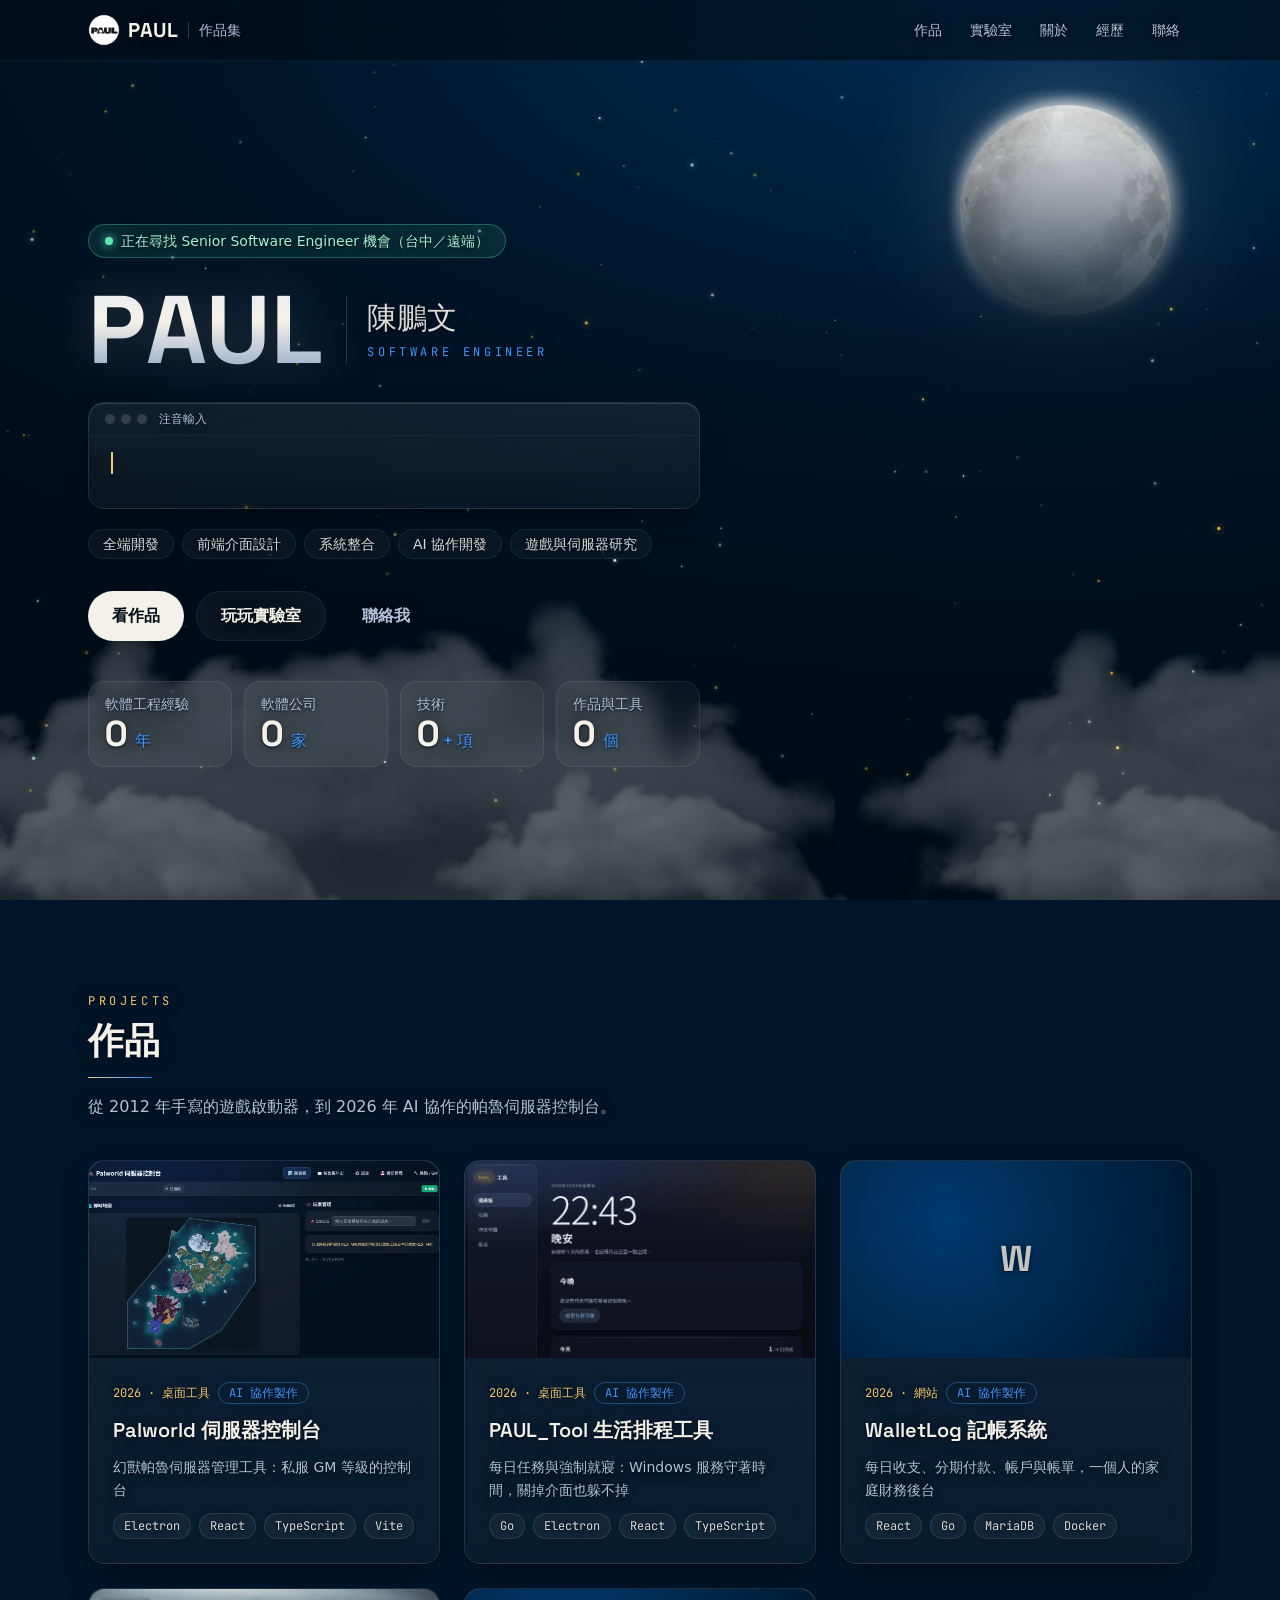
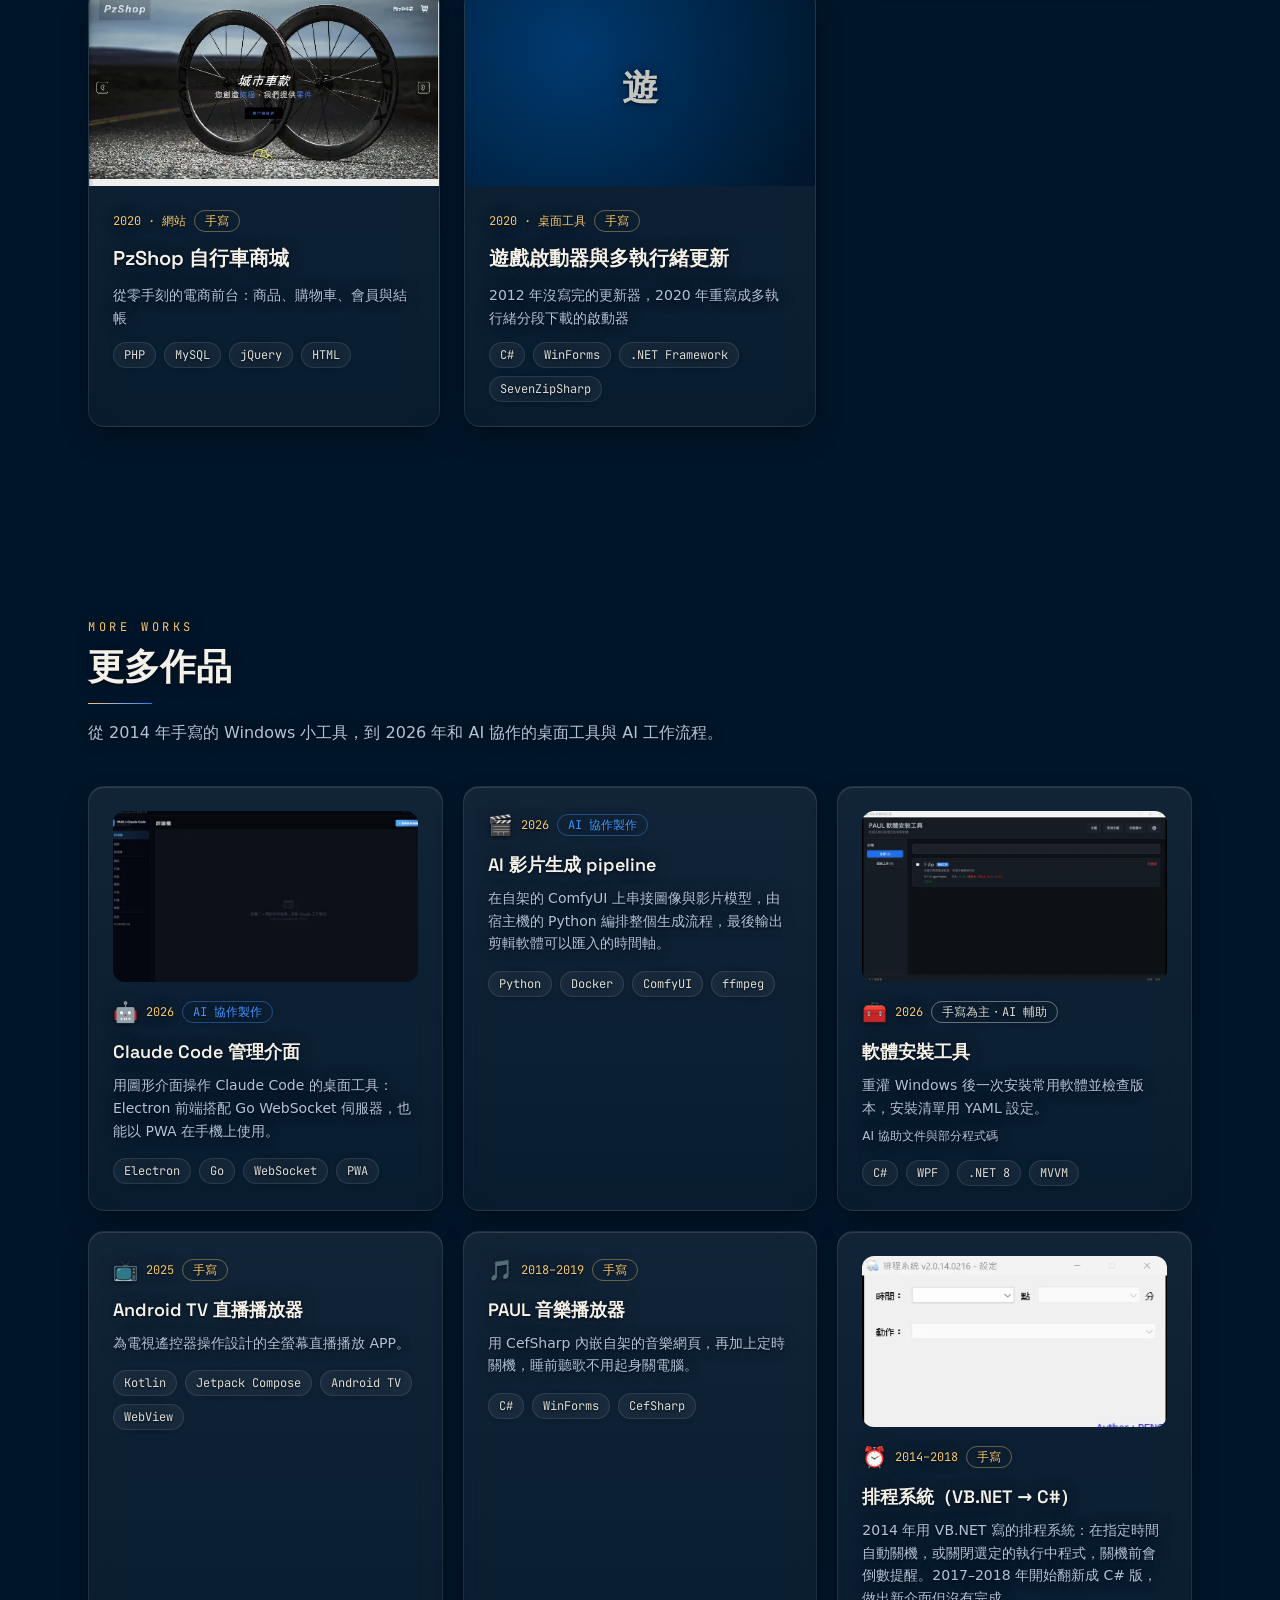
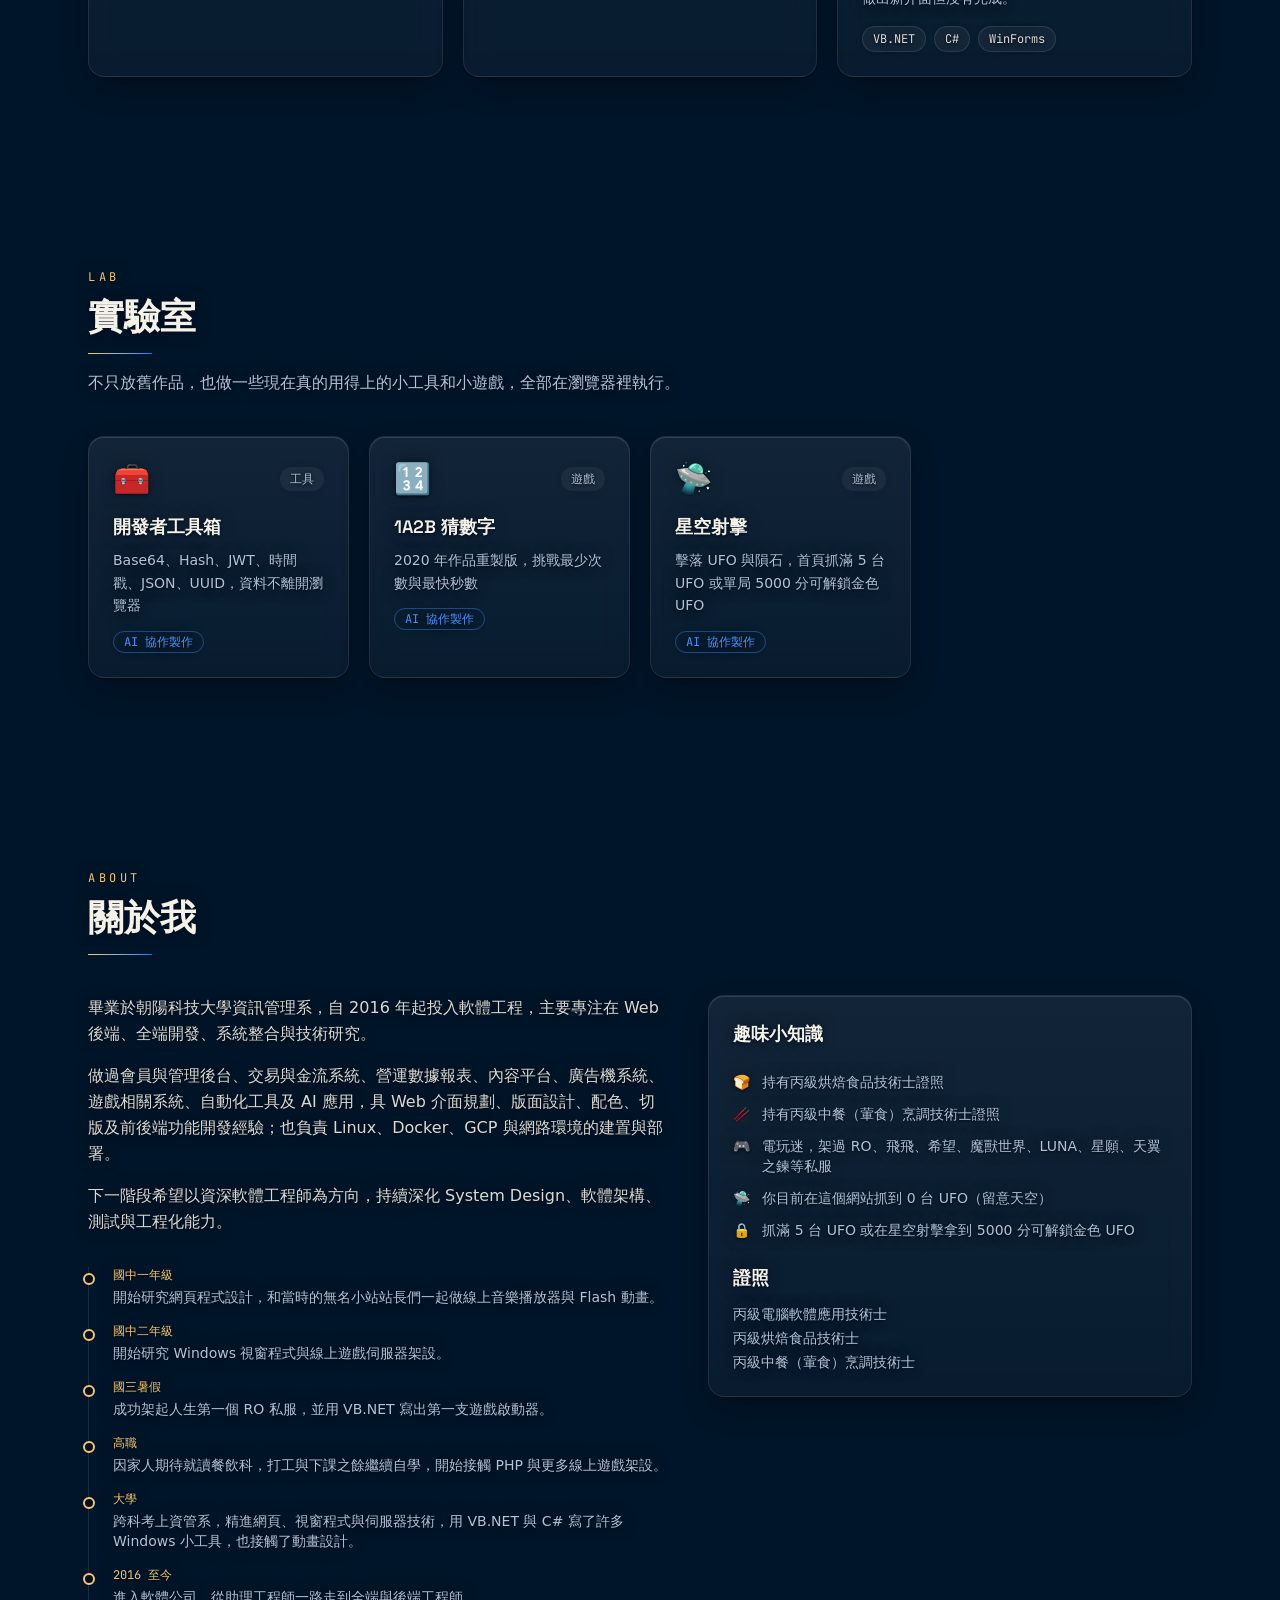
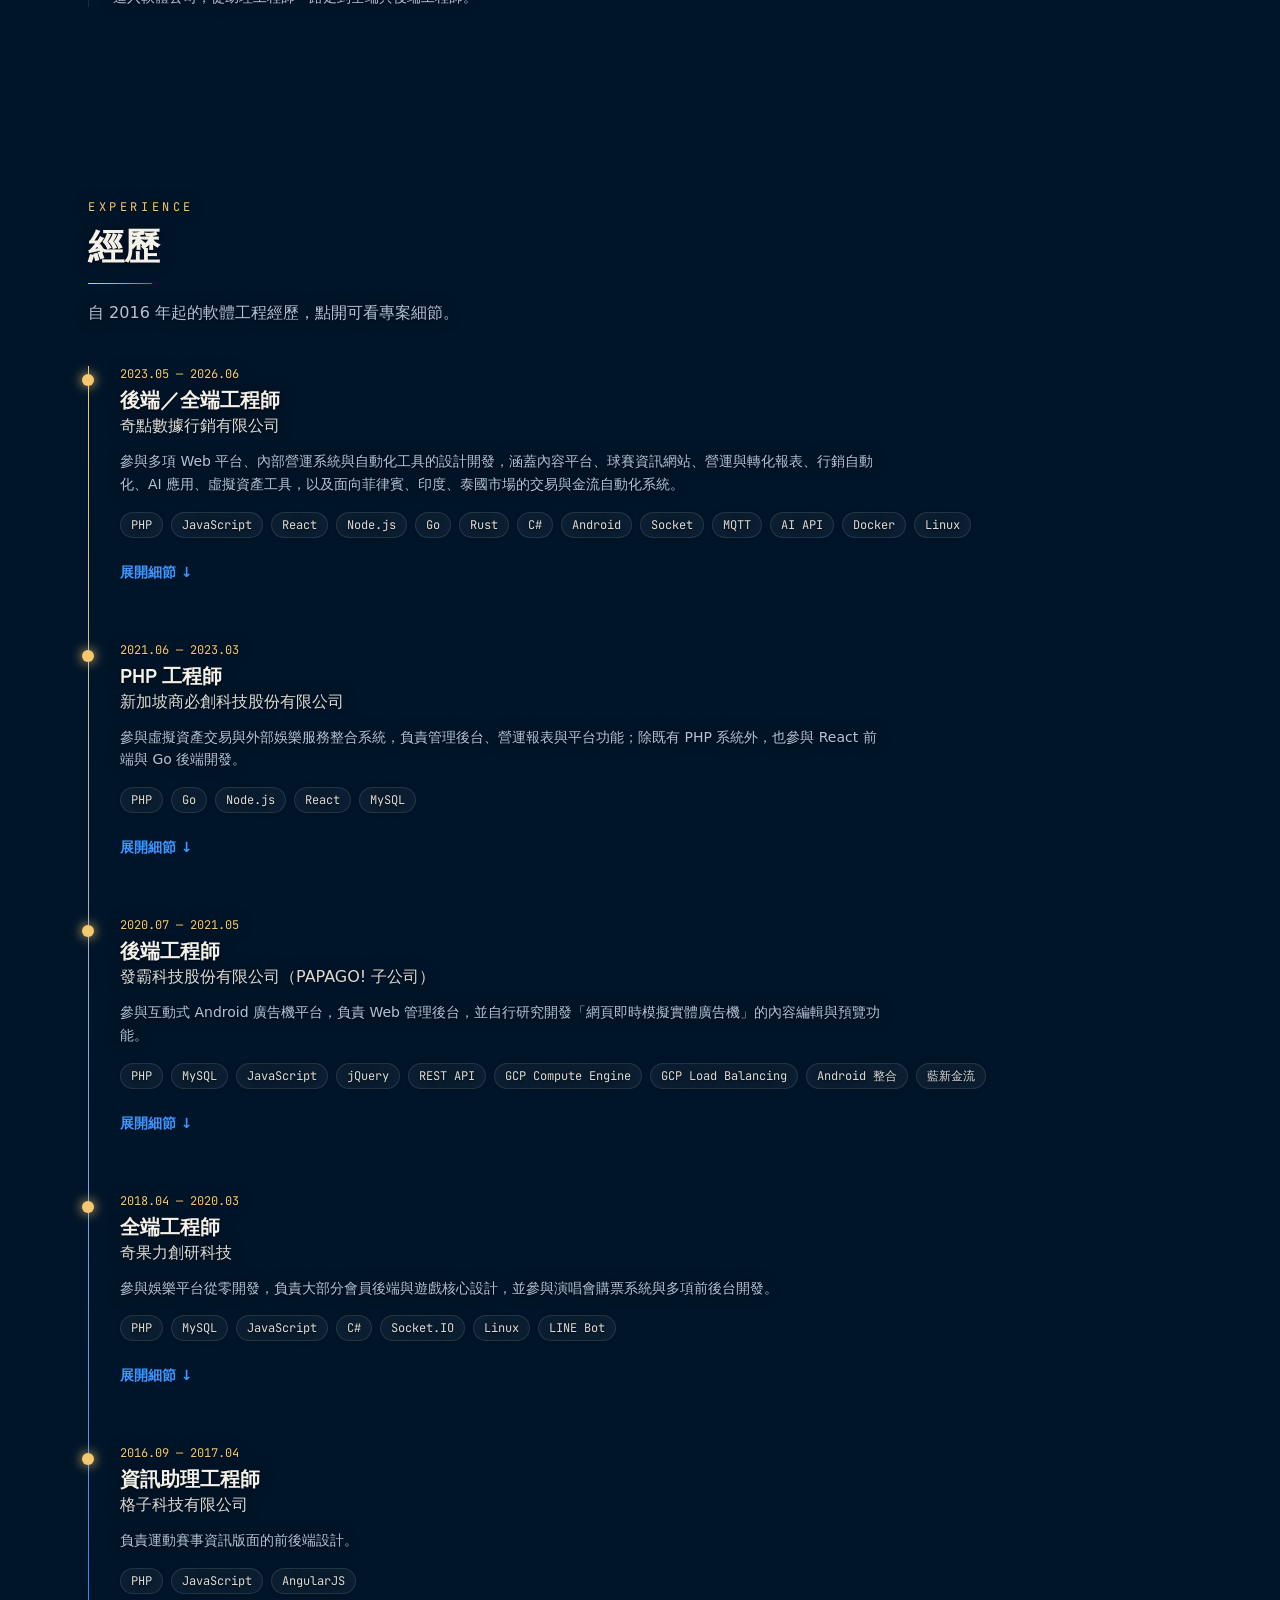
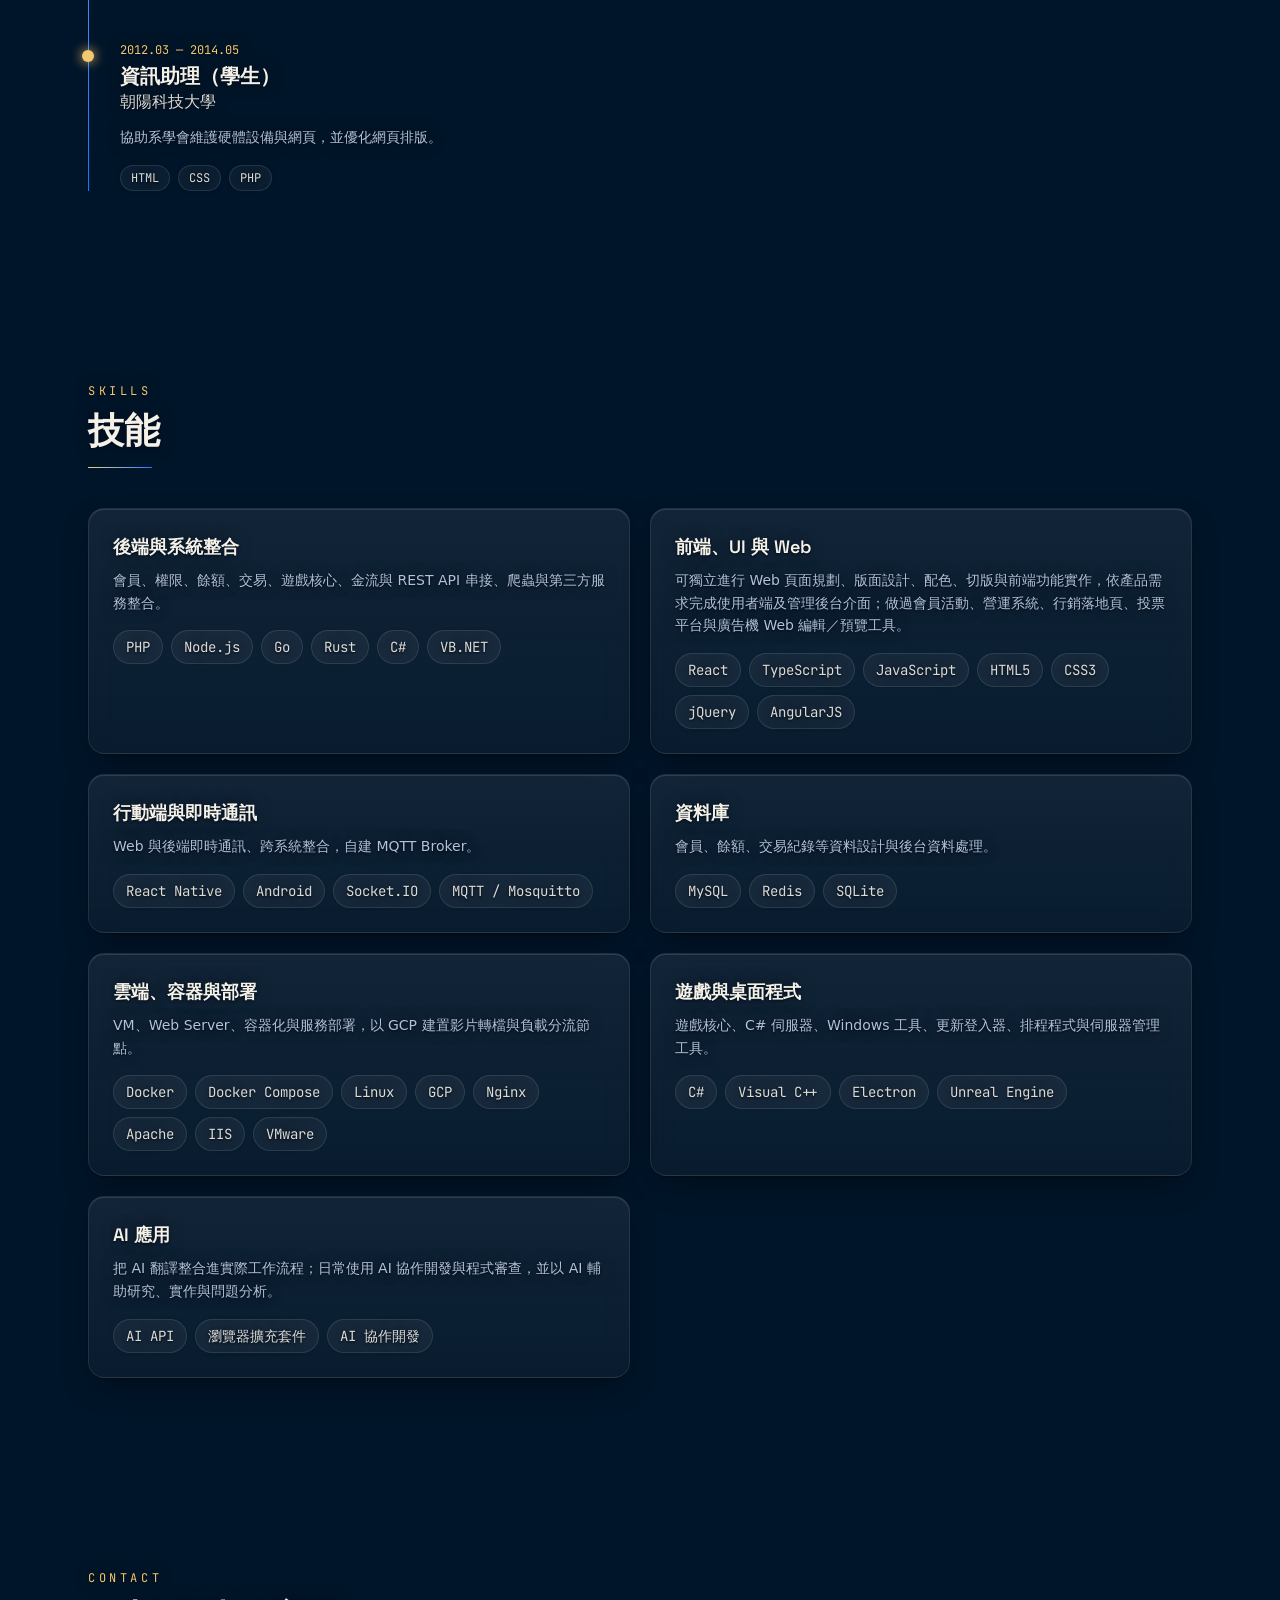
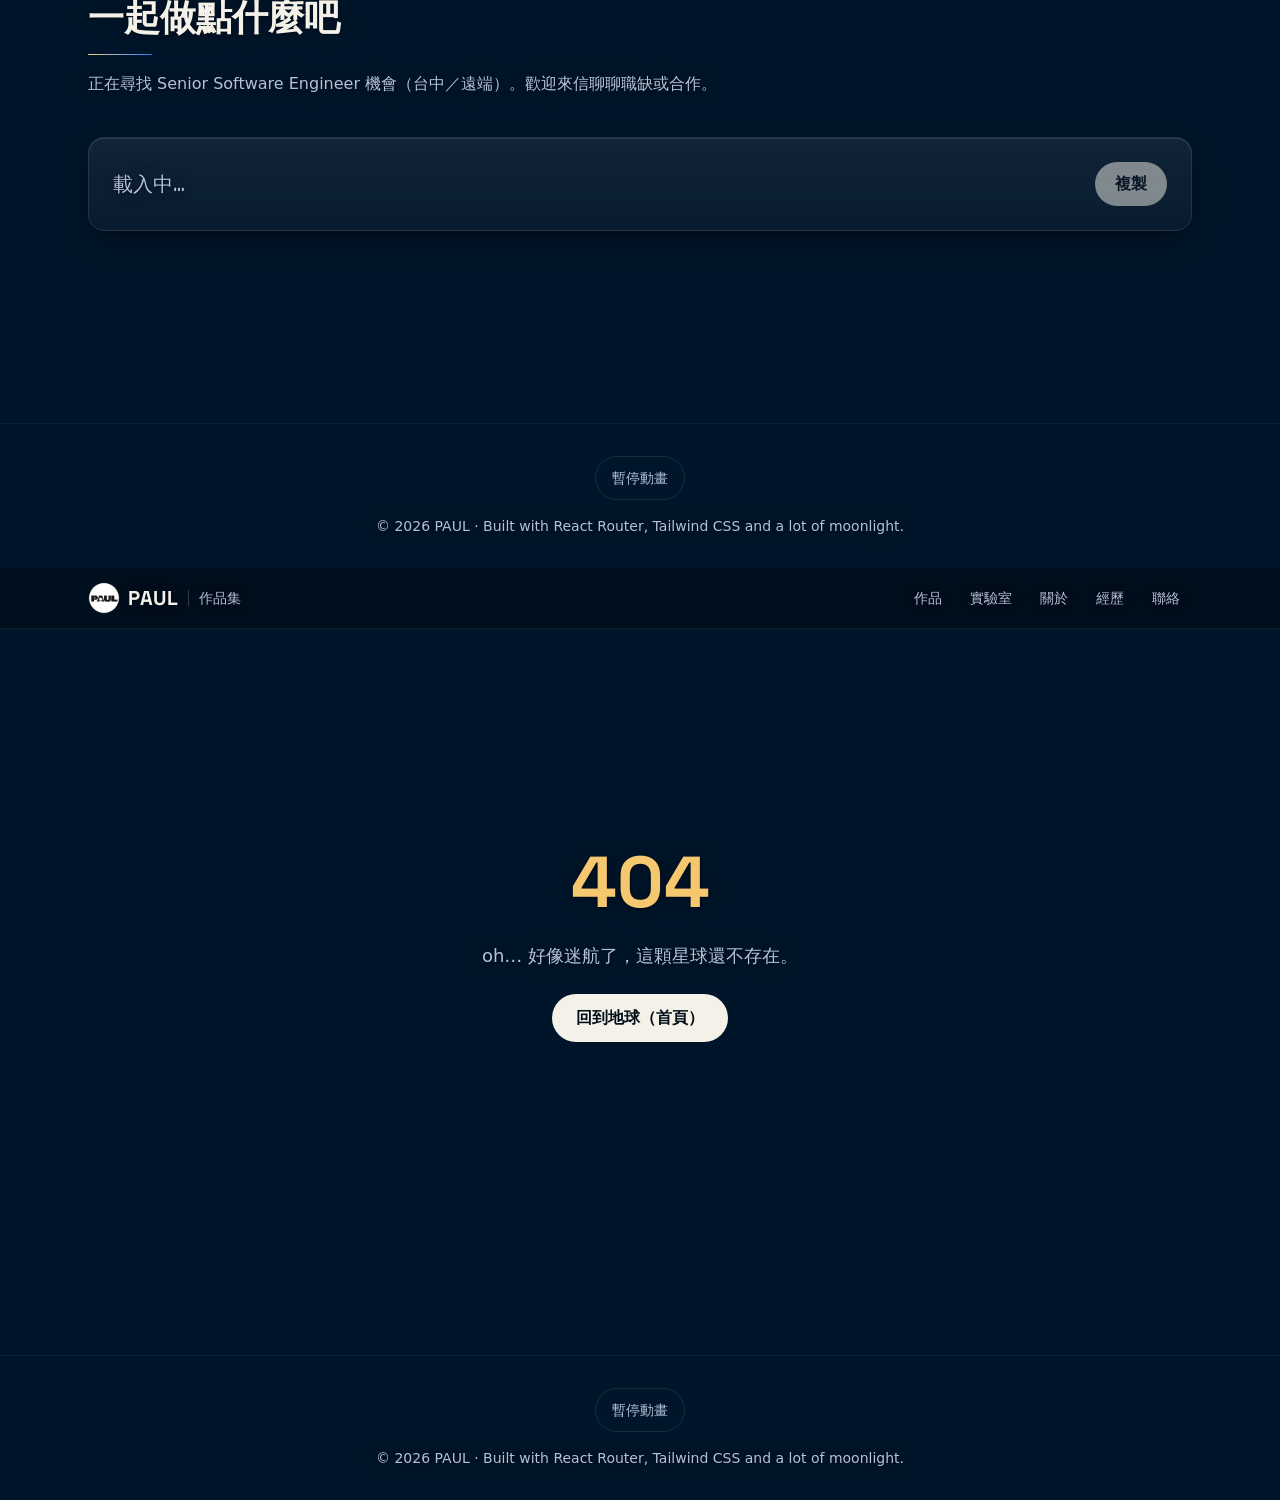
<file: index.html>
<!DOCTYPE html><html lang="zh-Hant-TW"><head><meta charSet="utf-8"/><meta name="viewport" content="width=device-width, initial-scale=1"/><link rel="preload" as="image" imageSrcSet="/images/moon-320.webp 320w, /images/moon.webp 640w" imageSizes="(min-width: 640px) min(36vw, 20rem), min(38vw, 10rem)" fetchPriority="high"/><link rel="preload" as="image" href="/images/logo-96.webp"/><meta name="theme-color" content="#001529"/><title>PAUL ｜ 作品集</title><meta name="description" content="PAUL（陳鵬文）的作品集：全端與後端工程、系統整合、遊戲與伺服器開發，以及線上小工具和小遊戲。"/><meta property="og:type" content="website"/><meta property="og:locale" content="zh_TW"/><meta property="og:site_name" content="PAUL"/><meta property="og:title" content="PAUL ｜ 作品集"/><meta property="og:description" content="PAUL（陳鵬文）的作品集：全端與後端工程、系統整合、遊戲與伺服器開發，以及線上小工具和小遊戲。"/><meta property="og:image" content="https://sp112907.github.io/og.png"/><meta property="og:image:width" content="1200"/><meta property="og:image:height" content="630"/><meta property="og:image:alt" content="PAUL 作品集"/><meta name="twitter:card" content="summary_large_image"/><meta property="og:url" content="https://sp112907.github.io/"/><link rel="canonical" href="https://sp112907.github.io/"/><link rel="icon" href="/favicon.png" type="image/png"/><link rel="apple-touch-icon" href="/favicon.png"/><link rel="modulepreload" href="/assets/manifest-6546a816.js"/><link rel="modulepreload" href="/assets/entry.client-B5BqJ0xN.js"/><link rel="modulepreload" href="/assets/jsx-runtime-Ch9_1wX5.js"/><link rel="modulepreload" href="/assets/react-dom-DnBz4KIt.js"/><link rel="modulepreload" href="/assets/root-0bJkDHz4.js"/><link rel="modulepreload" href="/assets/site-DSFREZqV.js"/><link rel="modulepreload" href="/assets/use-motion-allowed-De_7IsXq.js"/><link rel="modulepreload" href="/assets/profile-Dg-Nd1kG.js"/><link rel="modulepreload" href="/assets/moon-layout-Ddujqy3C.js"/><link rel="modulepreload" href="/assets/use-scroll-lock-DDJBdX3m.js"/><link rel="modulepreload" href="/assets/storage-DFMcvQ_6.js"/><link rel="modulepreload" href="/assets/home-gXJ8Ek-Q.js"/><link rel="modulepreload" href="/assets/golden-5QnVuSSo.js"/><link rel="modulepreload" href="/assets/ufo-store-_b0MucqN.js"/><link rel="modulepreload" href="/assets/use-copy-CxcpU2Ex.js"/><link rel="modulepreload" href="/assets/projects-BpnO1Q8g.js"/><link rel="modulepreload" href="/assets/authorship-badge-CWkJg8IF.js"/><link rel="modulepreload" href="/assets/lab-CyisAGn5.js"/><link rel="modulepreload" href="/assets/seo-BEEh9Qex.js"/><script>try{if(localStorage.getItem("paul:motion-paused")==="1")document.documentElement.dataset.motion="paused"}catch(e){}</script><link rel="stylesheet" href="/assets/root-BbkcwzlA.css"/></head><body><a href="#main" class="sr-only focus:not-sr-only focus:fixed focus:left-4 focus:top-4 focus:z-50 focus:rounded-md focus:bg-night-800 focus:px-4 focus:py-2">跳到主要內容</a><div aria-hidden="true" class="pointer-events-none fixed inset-0 -z-10 overflow-hidden bg-[radial-gradient(120%_80%_at_80%_0%,#002d55_0%,#001529_50%,#000c17_100%)]"><canvas class="absolute inset-0 h-full w-full"></canvas><div id="sky-flyers" class="absolute inset-0"></div><div class="absolute right-4 top-[4.75rem] z-[2] w-[38vw] max-w-[10rem] sm:right-[4vw] sm:top-[6vh] sm:w-[min(36vw,20rem)] sm:max-w-none"><div aria-hidden="true" class="absolute inset-[18%] rounded-full bg-night-900 shadow-[0_0_6px_2px_var(--color-night-900)]"></div><img id="night-moon" src="/images/moon.webp" srcSet="/images/moon-320.webp 320w, /images/moon.webp 640w" sizes="(min-width: 640px) min(36vw, 20rem), min(38vw, 10rem)" alt="" width="640" height="640" decoding="async" fetchPriority="high" class="relative block w-full drop-shadow-[0_0_60px_rgba(244,241,232,0.35)]"/></div></div><header class="sticky top-0 z-30 border-b border-white/5 bg-night-950/60 backdrop-blur-md"><div class="mx-auto flex max-w-6xl items-center justify-between gap-2 px-5 py-3 sm:gap-4 sm:px-6"><a aria-label="PAUL 作品集 首頁" class="shimmer flex min-h-11 shrink-0 items-center gap-2 font-display text-xl font-bold tracking-wide sm:min-h-0" href="/" data-discover="true"><img src="/images/logo-96.webp" alt="" width="32" height="32" class="h-8 w-8 rounded-full"/><span>PAUL</span><span aria-hidden="true" class="mx-0.5 h-4 w-px bg-white/20"></span><span class="font-sans text-sm font-medium tracking-normal text-muted">作品集</span></a><nav aria-label="主要導覽" class="hidden sm:block"><ul class="flex whitespace-nowrap text-sm sm:gap-1"><li><a href="/#projects" class="group block rounded-full px-2 py-2 text-muted sm:px-3 transition-colors hover:bg-white/5 hover:text-moon"><span class="shimmer-title">作品</span></a></li><li><a href="/#lab" class="group block rounded-full px-2 py-2 text-muted sm:px-3 transition-colors hover:bg-white/5 hover:text-moon"><span class="shimmer-title">實驗室</span></a></li><li><a href="/#about" class="group block rounded-full px-2 py-2 text-muted sm:px-3 transition-colors hover:bg-white/5 hover:text-moon"><span class="shimmer-title">關於</span></a></li><li><a href="/#experience" class="group block rounded-full px-2 py-2 text-muted sm:px-3 transition-colors hover:bg-white/5 hover:text-moon"><span class="shimmer-title">經歷</span></a></li><li><a href="/#contact" class="group block rounded-full px-2 py-2 text-muted sm:px-3 transition-colors hover:bg-white/5 hover:text-moon"><span class="shimmer-title">聯絡</span></a></li></ul></nav><button type="button" aria-label="開啟選單" aria-expanded="false" aria-controls="mobile-menu" class="glow-edge flex h-11 w-11 items-center justify-center rounded-full text-moon hover:bg-white/10 press:scale-[0.98] transition-transform sm:hidden"><svg aria-hidden="true" viewBox="0 0 24 24" width="24" height="24" fill="none" stroke="currentColor" stroke-width="2" stroke-linecap="round"><path d="M4 7h16M4 12h16M4 17h16"></path></svg></button><dialog id="mobile-menu" aria-label="選單" class="fixed inset-0 m-0 h-dvh max-h-none w-full max-w-none flex-col overscroll-contain border-0 bg-night-900/90 p-0 text-moon backdrop-blur-xl backdrop:bg-transparent open:flex sm:hidden"><div class="flex justify-end px-5 pt-3"><button type="button" aria-label="關閉選單" class="glow-edge flex h-11 w-11 items-center justify-center rounded-full text-moon hover:bg-white/10 press:scale-[0.98] transition-transform"><svg aria-hidden="true" viewBox="0 0 24 24" width="24" height="24" fill="none" stroke="currentColor" stroke-width="2" stroke-linecap="round"><path d="M6 6l12 12M18 6L6 18"></path></svg></button></div><nav aria-label="手機導覽" class="flex flex-1 flex-col justify-center px-8"><ul class="space-y-2"><li><a href="/#projects" style="--menu-i:0" class="group flex min-h-11 items-center py-2 font-display text-3xl font-bold text-moon hover:text-star press:scale-[0.98] transition-transform menu-stagger"><span class="shimmer-title">作品</span></a></li><li><a href="/#lab" style="--menu-i:1" class="group flex min-h-11 items-center py-2 font-display text-3xl font-bold text-moon hover:text-star press:scale-[0.98] transition-transform menu-stagger"><span class="shimmer-title">實驗室</span></a></li><li><a href="/#about" style="--menu-i:2" class="group flex min-h-11 items-center py-2 font-display text-3xl font-bold text-moon hover:text-star press:scale-[0.98] transition-transform menu-stagger"><span class="shimmer-title">關於</span></a></li><li><a href="/#experience" style="--menu-i:3" class="group flex min-h-11 items-center py-2 font-display text-3xl font-bold text-moon hover:text-star press:scale-[0.98] transition-transform menu-stagger"><span class="shimmer-title">經歷</span></a></li><li><a href="/#contact" style="--menu-i:4" class="group flex min-h-11 items-center py-2 font-display text-3xl font-bold text-moon hover:text-star press:scale-[0.98] transition-transform menu-stagger"><span class="shimmer-title">聯絡</span></a></li></ul></nav><div class="px-8 pb-10"><p class="inline-flex items-center gap-2 rounded-full border border-emerald-300/30 bg-emerald-300/10 px-4 py-1.5 text-sm text-emerald-200"><span aria-hidden="true" class="h-2 w-2 shrink-0 rounded-full bg-emerald-300 shadow-[0_0_10px] shadow-emerald-300"></span>正在尋找 Senior Software Engineer 機會（台中／遠端）</p></div></dialog></div></header><main id="main" class="mx-auto max-w-6xl px-5 sm:px-6"><section aria-labelledby="hero-title" class="grid gap-10 pt-[13rem] pb-16 sm:pt-24 lg:min-h-[calc(100dvh-4rem)] lg:grid-cols-[minmax(0,1.15fr)_minmax(0,0.85fr)] lg:items-center"><div class="min-w-0"><p class="mb-6 inline-flex w-fit items-center gap-2 rounded-full border border-emerald-300/30 bg-emerald-300/10 px-4 py-1.5 text-sm text-emerald-200"><span aria-hidden="true" class="h-2 w-2 rounded-full bg-emerald-300 shadow-[0_0_10px] shadow-emerald-300"></span>正在尋找 Senior Software Engineer 機會（台中／遠端）</p><h1 id="hero-title" class="font-display font-bold tracking-tight"><span class="sr-only">PAUL 陳鵬文</span><span aria-hidden="true" class="flex flex-col items-start gap-3 sm:flex-row sm:items-center sm:gap-6"><span class="hero-wordmark text-6xl leading-none sm:text-7xl lg:text-8xl"><span class="hero-letter" style="--i:0">P</span><span class="hero-letter" style="--i:1">A</span><span class="hero-letter" style="--i:2">U</span><span class="hero-letter" style="--i:3">L</span><span class="hero-shine"><span>P</span><span>A</span><span>U</span><span>L</span></span></span><span class="flex flex-col gap-2 border-white/15 sm:border-l sm:py-1 sm:pl-5"><span class="font-sans text-2xl font-medium tracking-normal text-moon/90 sm:text-3xl">陳鵬文</span><span class="font-mono text-xs font-normal uppercase tracking-[0.3em] text-ice">Software Engineer</span></span></span></h1><div class="mt-6 max-w-2xl"><span class="sr-only">嗨！我是 PAUL，一個從架設遊戲私服走進軟體工程的工程師</span><div aria-hidden="true" class="glass-card glass-card--static z-10 rounded-2xl"><div class="flex items-center gap-2 border-b border-white/5 px-4 py-2 text-xs text-muted"><span class="flex gap-1.5"><span class="h-2.5 w-2.5 rounded-full bg-white/15"></span><span class="h-2.5 w-2.5 rounded-full bg-white/15"></span><span class="h-2.5 w-2.5 rounded-full bg-white/15"></span></span><span class="ml-1">注音輸入</span></div><div class="relative min-h-[5.5rem] px-4 py-3 font-mono text-lg text-moon/90 sm:min-h-[4.5rem] sm:px-5 sm:text-xl"><span data-ime="committed"></span><span class="caret ml-0.5 inline-block h-[1.1em] w-[2px] translate-y-[0.2em] bg-star"></span></div></div></div><ul class="mt-5 flex flex-wrap gap-2"><li class="glass glow-edge glow-edge--sm rounded-full px-3.5 py-1 text-sm text-moon/90">全端開發</li><li class="glass glow-edge glow-edge--sm rounded-full px-3.5 py-1 text-sm text-moon/90">前端介面設計</li><li class="glass glow-edge glow-edge--sm rounded-full px-3.5 py-1 text-sm text-moon/90">系統整合</li><li class="glass glow-edge glow-edge--sm rounded-full px-3.5 py-1 text-sm text-moon/90">AI 協作開發</li><li class="glass glow-edge glow-edge--sm rounded-full px-3.5 py-1 text-sm text-moon/90">遊戲與伺服器研究</li></ul><div class="mt-8 flex flex-wrap gap-3"><a href="/#projects" class="inline-flex min-h-11 items-center rounded-full px-6 py-3 font-semibold transition-[color,background-color,scale] press:scale-[0.98] group bg-moon text-night-950 hover:bg-white"><span class="shimmer-title shimmer--on-light">看作品</span></a><a href="/#lab" class="inline-flex min-h-11 items-center rounded-full px-6 py-3 font-semibold transition-[color,background-color,scale] press:scale-[0.98] group glass glow-edge hover:bg-white/10"><span class="shimmer-title">玩玩實驗室</span></a><a href="/#contact" class="inline-flex min-h-11 items-center rounded-full px-6 py-3 font-semibold transition-[color,background-color,scale] press:scale-[0.98] shimmer text-muted underline-offset-4 hover:text-moon hover:underline">聯絡我</a></div><dl class="mt-10 grid max-w-2xl grid-cols-2 gap-3 sm:grid-cols-4"><div class="glass glow-edge rounded-2xl px-4 py-3"><dt class="text-sm text-muted">軟體工程經驗</dt><dd class="font-display text-3xl font-bold tabular-nums text-moon sm:text-4xl"><span aria-hidden="true" data-count="animated">0<span class="ml-1 text-base font-medium text-ice"> 年</span></span><span class="sr-only">10 年</span></dd></div><div class="glass glow-edge rounded-2xl px-4 py-3"><dt class="text-sm text-muted">軟體公司</dt><dd class="font-display text-3xl font-bold tabular-nums text-moon sm:text-4xl"><span aria-hidden="true" data-count="animated">0<span class="ml-1 text-base font-medium text-ice"> 家</span></span><span class="sr-only">5 家</span></dd></div><div class="glass glow-edge rounded-2xl px-4 py-3"><dt class="text-sm text-muted">技術</dt><dd class="font-display text-3xl font-bold tabular-nums text-moon sm:text-4xl"><span aria-hidden="true" data-count="animated">0<span class="ml-1 text-base font-medium text-ice">+ 項</span></span><span class="sr-only">35+ 項</span></dd></div><div class="glass glow-edge rounded-2xl px-4 py-3"><dt class="text-sm text-muted">作品與工具</dt><dd class="font-display text-3xl font-bold tabular-nums text-moon sm:text-4xl"><span aria-hidden="true" data-count="animated">0<span class="ml-1 text-base font-medium text-ice"> 個</span></span><span class="sr-only">14 個</span></dd></div></dl></div><div aria-hidden="true" class="hidden lg:block"></div></section><section id="projects" aria-labelledby="projects-title" class="py-16 sm:py-24"><header data-reveal="" class="mb-8 max-w-2xl sm:mb-10"><p class="font-mono text-xs uppercase tracking-[0.3em] text-star">Projects</p><h2 id="projects-title" class="mt-3 font-display text-2xl font-bold sm:text-4xl">作品</h2><span aria-hidden="true" class="section-rule mt-4 block h-px w-16 bg-gradient-to-r from-star to-brand"></span><p class="mt-4 leading-relaxed text-muted">從 2012 年手寫的遊戲啟動器，到 2026 年 AI 協作的帕魯伺服器控制台。</p></header><ul class="grid gap-6 sm:grid-cols-2 lg:grid-cols-3"><li data-reveal="" style="--reveal-i:0"><a class="group glass-card block h-full rounded-2xl press:scale-[0.99]" href="/projects/palserver/" data-discover="true"><div class="overflow-hidden rounded-t-2xl"><img src="/images/projects/palserver/dashboard.webp" alt="" loading="lazy" decoding="async" width="1440" height="771" class="aspect-video w-full object-cover object-top transition-transform duration-500 group-hover:scale-105 motion-reduce:transition-none motion-reduce:group-hover:scale-100"/></div><div class="space-y-3 p-4 sm:p-6"><p class="flex flex-wrap items-center gap-2 font-mono text-xs text-star">2026<!-- --> · <!-- -->桌面工具<span data-authorship="ai" class="inline-block rounded-full border px-2.5 py-0.5 font-mono text-xs border-ice/40 text-ice">AI 協作製作</span></p><h3 class="shimmer-title w-fit font-display text-xl font-semibold">Palworld 伺服器控制台</h3><p class="text-sm leading-relaxed text-muted">幻獸帕魯伺服器管理工具：私服 GM 等級的控制台</p><ul aria-label="Palworld 伺服器控制台 使用技術" class="flex flex-wrap gap-2"><li class="glow-edge glow-edge--sm rounded-full border border-white/10 bg-white/5 font-mono text-moon/90 px-2.5 py-1 text-xs">Electron</li><li class="glow-edge glow-edge--sm rounded-full border border-white/10 bg-white/5 font-mono text-moon/90 px-2.5 py-1 text-xs">React</li><li class="glow-edge glow-edge--sm rounded-full border border-white/10 bg-white/5 font-mono text-moon/90 px-2.5 py-1 text-xs">TypeScript</li><li class="glow-edge glow-edge--sm rounded-full border border-white/10 bg-white/5 font-mono text-moon/90 px-2.5 py-1 text-xs">Vite</li></ul></div></a></li><li data-reveal="" style="--reveal-i:1"><a class="group glass-card block h-full rounded-2xl press:scale-[0.99]" href="/projects/paul-tool/" data-discover="true"><div class="overflow-hidden rounded-t-2xl"><img src="/images/projects/paul-tool/dashboard.webp" alt="" loading="lazy" decoding="async" width="1440" height="896" class="aspect-video w-full object-cover object-top transition-transform duration-500 group-hover:scale-105 motion-reduce:transition-none motion-reduce:group-hover:scale-100"/></div><div class="space-y-3 p-4 sm:p-6"><p class="flex flex-wrap items-center gap-2 font-mono text-xs text-star">2026<!-- --> · <!-- -->桌面工具<span data-authorship="ai" class="inline-block rounded-full border px-2.5 py-0.5 font-mono text-xs border-ice/40 text-ice">AI 協作製作</span></p><h3 class="shimmer-title w-fit font-display text-xl font-semibold">PAUL_Tool 生活排程工具</h3><p class="text-sm leading-relaxed text-muted">每日任務與強制就寢：Windows 服務守著時間，關掉介面也躲不掉</p><ul aria-label="PAUL_Tool 生活排程工具 使用技術" class="flex flex-wrap gap-2"><li class="glow-edge glow-edge--sm rounded-full border border-white/10 bg-white/5 font-mono text-moon/90 px-2.5 py-1 text-xs">Go</li><li class="glow-edge glow-edge--sm rounded-full border border-white/10 bg-white/5 font-mono text-moon/90 px-2.5 py-1 text-xs">Electron</li><li class="glow-edge glow-edge--sm rounded-full border border-white/10 bg-white/5 font-mono text-moon/90 px-2.5 py-1 text-xs">React</li><li class="glow-edge glow-edge--sm rounded-full border border-white/10 bg-white/5 font-mono text-moon/90 px-2.5 py-1 text-xs">TypeScript</li></ul></div></a></li><li data-reveal="" style="--reveal-i:2"><a class="group glass-card block h-full rounded-2xl press:scale-[0.99]" href="/projects/walletlog/" data-discover="true"><div class="overflow-hidden rounded-t-2xl"><div aria-hidden="true" class="flex aspect-video w-full items-center justify-center bg-[radial-gradient(circle_at_30%_30%,#003a70,#001529)] font-display text-4xl font-bold text-moon/80">W</div></div><div class="space-y-3 p-4 sm:p-6"><p class="flex flex-wrap items-center gap-2 font-mono text-xs text-star">2026<!-- --> · <!-- -->網站<span data-authorship="ai" class="inline-block rounded-full border px-2.5 py-0.5 font-mono text-xs border-ice/40 text-ice">AI 協作製作</span></p><h3 class="shimmer-title w-fit font-display text-xl font-semibold">WalletLog 記帳系統</h3><p class="text-sm leading-relaxed text-muted">每日收支、分期付款、帳戶與帳單，一個人的家庭財務後台</p><ul aria-label="WalletLog 記帳系統 使用技術" class="flex flex-wrap gap-2"><li class="glow-edge glow-edge--sm rounded-full border border-white/10 bg-white/5 font-mono text-moon/90 px-2.5 py-1 text-xs">React</li><li class="glow-edge glow-edge--sm rounded-full border border-white/10 bg-white/5 font-mono text-moon/90 px-2.5 py-1 text-xs">Go</li><li class="glow-edge glow-edge--sm rounded-full border border-white/10 bg-white/5 font-mono text-moon/90 px-2.5 py-1 text-xs">MariaDB</li><li class="glow-edge glow-edge--sm rounded-full border border-white/10 bg-white/5 font-mono text-moon/90 px-2.5 py-1 text-xs">Docker</li></ul></div></a></li><li data-reveal="" style="--reveal-i:3"><a class="group glass-card block h-full rounded-2xl press:scale-[0.99]" href="/projects/pzshop/" data-discover="true"><div class="overflow-hidden rounded-t-2xl"><img src="/images/projects/pzshop.webp" alt="" loading="lazy" decoding="async" width="480" height="393" class="aspect-video w-full object-cover object-top transition-transform duration-500 group-hover:scale-105 motion-reduce:transition-none motion-reduce:group-hover:scale-100"/></div><div class="space-y-3 p-4 sm:p-6"><p class="flex flex-wrap items-center gap-2 font-mono text-xs text-star">2020<!-- --> · <!-- -->網站<span data-authorship="hand" class="inline-block rounded-full border px-2.5 py-0.5 font-mono text-xs border-star/40 text-star">手寫</span></p><h3 class="shimmer-title w-fit font-display text-xl font-semibold">PzShop 自行車商城</h3><p class="text-sm leading-relaxed text-muted">從零手刻的電商前台：商品、購物車、會員與結帳</p><ul aria-label="PzShop 自行車商城 使用技術" class="flex flex-wrap gap-2"><li class="glow-edge glow-edge--sm rounded-full border border-white/10 bg-white/5 font-mono text-moon/90 px-2.5 py-1 text-xs">PHP</li><li class="glow-edge glow-edge--sm rounded-full border border-white/10 bg-white/5 font-mono text-moon/90 px-2.5 py-1 text-xs">MySQL</li><li class="glow-edge glow-edge--sm rounded-full border border-white/10 bg-white/5 font-mono text-moon/90 px-2.5 py-1 text-xs">jQuery</li><li class="glow-edge glow-edge--sm rounded-full border border-white/10 bg-white/5 font-mono text-moon/90 px-2.5 py-1 text-xs">HTML</li></ul></div></a></li><li data-reveal="" style="--reveal-i:4"><a class="group glass-card block h-full rounded-2xl press:scale-[0.99]" href="/projects/game-launcher/" data-discover="true"><div class="overflow-hidden rounded-t-2xl"><div aria-hidden="true" class="flex aspect-video w-full items-center justify-center bg-[radial-gradient(circle_at_30%_30%,#003a70,#001529)] font-display text-4xl font-bold text-moon/80">遊</div></div><div class="space-y-3 p-4 sm:p-6"><p class="flex flex-wrap items-center gap-2 font-mono text-xs text-star">2020<!-- --> · <!-- -->桌面工具<span data-authorship="hand" class="inline-block rounded-full border px-2.5 py-0.5 font-mono text-xs border-star/40 text-star">手寫</span></p><h3 class="shimmer-title w-fit font-display text-xl font-semibold">遊戲啟動器與多執行緒更新</h3><p class="text-sm leading-relaxed text-muted">2012 年沒寫完的更新器，2020 年重寫成多執行緒分段下載的啟動器</p><ul aria-label="遊戲啟動器與多執行緒更新 使用技術" class="flex flex-wrap gap-2"><li class="glow-edge glow-edge--sm rounded-full border border-white/10 bg-white/5 font-mono text-moon/90 px-2.5 py-1 text-xs">C#</li><li class="glow-edge glow-edge--sm rounded-full border border-white/10 bg-white/5 font-mono text-moon/90 px-2.5 py-1 text-xs">WinForms</li><li class="glow-edge glow-edge--sm rounded-full border border-white/10 bg-white/5 font-mono text-moon/90 px-2.5 py-1 text-xs">.NET Framework</li><li class="glow-edge glow-edge--sm rounded-full border border-white/10 bg-white/5 font-mono text-moon/90 px-2.5 py-1 text-xs">SevenZipSharp</li></ul></div></a></li></ul></section><section id="more-works" aria-labelledby="more-works-title" class="py-16 sm:py-24"><header data-reveal="" class="mb-8 max-w-2xl sm:mb-10"><p class="font-mono text-xs uppercase tracking-[0.3em] text-star">More Works</p><h2 id="more-works-title" class="mt-3 font-display text-2xl font-bold sm:text-4xl">更多作品</h2><span aria-hidden="true" class="section-rule mt-4 block h-px w-16 bg-gradient-to-r from-star to-brand"></span><p class="mt-4 leading-relaxed text-muted">從 2014 年手寫的 Windows 小工具，到 2026 年和 AI 協作的桌面工具與 AI 工作流程。</p></header><ul class="grid gap-5 sm:grid-cols-2 lg:grid-cols-3"><li data-reveal="" style="--reveal-i:0"><article class="glass-card h-full rounded-2xl p-4 sm:p-6"><img src="/images/works/claude-code-manager.webp" alt="Claude Code 管理介面 畫面截圖" loading="lazy" decoding="async" width="720" height="382" class="mb-4 aspect-video w-full rounded-xl object-cover object-top"/><div class="flex flex-wrap items-center gap-2 font-mono text-xs text-star"><span aria-hidden="true" class="text-xl">🤖</span>2026<span data-authorship="ai" class="inline-block rounded-full border px-2.5 py-0.5 font-mono text-xs border-ice/40 text-ice">AI 協作製作</span></div><h3 class="mt-3 font-display text-lg font-semibold">Claude Code 管理介面</h3><p class="mt-2 text-sm leading-relaxed text-muted">用圖形介面操作 Claude Code 的桌面工具：Electron 前端搭配 Go WebSocket 伺服器，也能以 PWA 在手機上使用。</p><div class="mt-4"><ul aria-label="Claude Code 管理介面 使用技術" class="flex flex-wrap gap-2"><li class="glow-edge glow-edge--sm rounded-full border border-white/10 bg-white/5 font-mono text-moon/90 px-2.5 py-1 text-xs">Electron</li><li class="glow-edge glow-edge--sm rounded-full border border-white/10 bg-white/5 font-mono text-moon/90 px-2.5 py-1 text-xs">Go</li><li class="glow-edge glow-edge--sm rounded-full border border-white/10 bg-white/5 font-mono text-moon/90 px-2.5 py-1 text-xs">WebSocket</li><li class="glow-edge glow-edge--sm rounded-full border border-white/10 bg-white/5 font-mono text-moon/90 px-2.5 py-1 text-xs">PWA</li></ul></div></article></li><li data-reveal="" style="--reveal-i:1"><article class="glass-card h-full rounded-2xl p-4 sm:p-6"><div class="flex flex-wrap items-center gap-2 font-mono text-xs text-star"><span aria-hidden="true" class="text-xl">🎬</span>2026<span data-authorship="ai" class="inline-block rounded-full border px-2.5 py-0.5 font-mono text-xs border-ice/40 text-ice">AI 協作製作</span></div><h3 class="mt-3 font-display text-lg font-semibold">AI 影片生成 pipeline</h3><p class="mt-2 text-sm leading-relaxed text-muted">在自架的 ComfyUI 上串接圖像與影片模型，由宿主機的 Python 編排整個生成流程，最後輸出剪輯軟體可以匯入的時間軸。</p><div class="mt-4"><ul aria-label="AI 影片生成 pipeline 使用技術" class="flex flex-wrap gap-2"><li class="glow-edge glow-edge--sm rounded-full border border-white/10 bg-white/5 font-mono text-moon/90 px-2.5 py-1 text-xs">Python</li><li class="glow-edge glow-edge--sm rounded-full border border-white/10 bg-white/5 font-mono text-moon/90 px-2.5 py-1 text-xs">Docker</li><li class="glow-edge glow-edge--sm rounded-full border border-white/10 bg-white/5 font-mono text-moon/90 px-2.5 py-1 text-xs">ComfyUI</li><li class="glow-edge glow-edge--sm rounded-full border border-white/10 bg-white/5 font-mono text-moon/90 px-2.5 py-1 text-xs">ffmpeg</li></ul></div></article></li><li data-reveal="" style="--reveal-i:2"><article class="glass-card h-full rounded-2xl p-4 sm:p-6"><img src="/images/works/software-installer.webp" alt="軟體安裝工具 畫面截圖" loading="lazy" decoding="async" width="720" height="412" class="mb-4 aspect-video w-full rounded-xl object-cover object-top"/><div class="flex flex-wrap items-center gap-2 font-mono text-xs text-star"><span aria-hidden="true" class="text-xl">🧰</span>2026<span data-authorship="mixed" class="inline-block rounded-full border px-2.5 py-0.5 font-mono text-xs border-moon/40 text-moon/90">手寫為主・AI 輔助</span></div><h3 class="mt-3 font-display text-lg font-semibold">軟體安裝工具</h3><p class="mt-2 text-sm leading-relaxed text-muted">重灌 Windows 後一次安裝常用軟體並檢查版本，安裝清單用 YAML 設定。</p><p class="mt-2 text-xs text-muted">AI 協助文件與部分程式碼</p><div class="mt-4"><ul aria-label="軟體安裝工具 使用技術" class="flex flex-wrap gap-2"><li class="glow-edge glow-edge--sm rounded-full border border-white/10 bg-white/5 font-mono text-moon/90 px-2.5 py-1 text-xs">C#</li><li class="glow-edge glow-edge--sm rounded-full border border-white/10 bg-white/5 font-mono text-moon/90 px-2.5 py-1 text-xs">WPF</li><li class="glow-edge glow-edge--sm rounded-full border border-white/10 bg-white/5 font-mono text-moon/90 px-2.5 py-1 text-xs">.NET 8</li><li class="glow-edge glow-edge--sm rounded-full border border-white/10 bg-white/5 font-mono text-moon/90 px-2.5 py-1 text-xs">MVVM</li></ul></div></article></li><li data-reveal="" style="--reveal-i:3"><article class="glass-card h-full rounded-2xl p-4 sm:p-6"><div class="flex flex-wrap items-center gap-2 font-mono text-xs text-star"><span aria-hidden="true" class="text-xl">📺</span>2025<span data-authorship="hand" class="inline-block rounded-full border px-2.5 py-0.5 font-mono text-xs border-star/40 text-star">手寫</span></div><h3 class="mt-3 font-display text-lg font-semibold">Android TV 直播播放器</h3><p class="mt-2 text-sm leading-relaxed text-muted">為電視遙控器操作設計的全螢幕直播播放 APP。</p><div class="mt-4"><ul aria-label="Android TV 直播播放器 使用技術" class="flex flex-wrap gap-2"><li class="glow-edge glow-edge--sm rounded-full border border-white/10 bg-white/5 font-mono text-moon/90 px-2.5 py-1 text-xs">Kotlin</li><li class="glow-edge glow-edge--sm rounded-full border border-white/10 bg-white/5 font-mono text-moon/90 px-2.5 py-1 text-xs">Jetpack Compose</li><li class="glow-edge glow-edge--sm rounded-full border border-white/10 bg-white/5 font-mono text-moon/90 px-2.5 py-1 text-xs">Android TV</li><li class="glow-edge glow-edge--sm rounded-full border border-white/10 bg-white/5 font-mono text-moon/90 px-2.5 py-1 text-xs">WebView</li></ul></div></article></li><li data-reveal="" style="--reveal-i:4"><article class="glass-card h-full rounded-2xl p-4 sm:p-6"><div class="flex flex-wrap items-center gap-2 font-mono text-xs text-star"><span aria-hidden="true" class="text-xl">🎵</span>2018–2019<span data-authorship="hand" class="inline-block rounded-full border px-2.5 py-0.5 font-mono text-xs border-star/40 text-star">手寫</span></div><h3 class="mt-3 font-display text-lg font-semibold">PAUL 音樂播放器</h3><p class="mt-2 text-sm leading-relaxed text-muted">用 CefSharp 內嵌自架的音樂網頁，再加上定時關機，睡前聽歌不用起身關電腦。</p><div class="mt-4"><ul aria-label="PAUL 音樂播放器 使用技術" class="flex flex-wrap gap-2"><li class="glow-edge glow-edge--sm rounded-full border border-white/10 bg-white/5 font-mono text-moon/90 px-2.5 py-1 text-xs">C#</li><li class="glow-edge glow-edge--sm rounded-full border border-white/10 bg-white/5 font-mono text-moon/90 px-2.5 py-1 text-xs">WinForms</li><li class="glow-edge glow-edge--sm rounded-full border border-white/10 bg-white/5 font-mono text-moon/90 px-2.5 py-1 text-xs">CefSharp</li></ul></div></article></li><li data-reveal="" style="--reveal-i:5"><article class="glass-card h-full rounded-2xl p-4 sm:p-6"><img src="/images/works/shutdown-scheduler.webp" alt="排程系統（VB.NET → C#） 畫面截圖" loading="lazy" decoding="async" width="405" height="240" class="mb-4 aspect-video w-full rounded-xl object-cover object-top"/><div class="flex flex-wrap items-center gap-2 font-mono text-xs text-star"><span aria-hidden="true" class="text-xl">⏰</span>2014–2018<span data-authorship="hand" class="inline-block rounded-full border px-2.5 py-0.5 font-mono text-xs border-star/40 text-star">手寫</span></div><h3 class="mt-3 font-display text-lg font-semibold">排程系統（VB.NET → C#）</h3><p class="mt-2 text-sm leading-relaxed text-muted">2014 年用 VB.NET 寫的排程系統：在指定時間自動關機，或關閉選定的執行中程式，關機前會倒數提醒。2017–2018 年開始翻新成 C# 版，做出新介面但沒有完成。</p><div class="mt-4"><ul aria-label="排程系統（VB.NET → C#） 使用技術" class="flex flex-wrap gap-2"><li class="glow-edge glow-edge--sm rounded-full border border-white/10 bg-white/5 font-mono text-moon/90 px-2.5 py-1 text-xs">VB.NET</li><li class="glow-edge glow-edge--sm rounded-full border border-white/10 bg-white/5 font-mono text-moon/90 px-2.5 py-1 text-xs">C#</li><li class="glow-edge glow-edge--sm rounded-full border border-white/10 bg-white/5 font-mono text-moon/90 px-2.5 py-1 text-xs">WinForms</li></ul></div></article></li></ul></section><section id="lab" aria-labelledby="lab-title" class="py-16 sm:py-24"><header data-reveal="" class="mb-8 max-w-2xl sm:mb-10"><p class="font-mono text-xs uppercase tracking-[0.3em] text-star">Lab</p><h2 id="lab-title" class="mt-3 font-display text-2xl font-bold sm:text-4xl">實驗室</h2><span aria-hidden="true" class="section-rule mt-4 block h-px w-16 bg-gradient-to-r from-star to-brand"></span><p class="mt-4 leading-relaxed text-muted">不只放舊作品，也做一些現在真的用得上的小工具和小遊戲，全部在瀏覽器裡執行。</p></header><ul class="grid gap-5 sm:grid-cols-2 lg:grid-cols-4"><li data-reveal="" style="--reveal-i:0"><article class="glass-card h-full rounded-2xl p-4 sm:p-6 press-within:scale-[0.99]"><a class="group block h-full" href="/lab/devtools/" data-discover="true"><div class="flex items-center justify-between"><span aria-hidden="true" class="text-3xl">🧰</span><span class="rounded-full bg-white/5 px-2.5 py-1 font-mono text-xs text-muted">工具</span></div><h3 class="shimmer-title mt-4 w-fit font-display text-lg font-semibold">開發者工具箱</h3><p class="mt-2 text-sm leading-relaxed text-muted">Base64、Hash、JWT、時間戳、JSON、UUID，資料不離開瀏覽器</p><div class="mt-3"><span data-authorship="ai" class="inline-block rounded-full border px-2.5 py-0.5 font-mono text-xs border-ice/40 text-ice">AI 協作製作</span></div></a></article></li><li data-reveal="" style="--reveal-i:1"><article class="glass-card h-full rounded-2xl p-4 sm:p-6 press-within:scale-[0.99]"><a class="group block h-full" href="/lab/1a2b/" data-discover="true"><div class="flex items-center justify-between"><span aria-hidden="true" class="text-3xl">🔢</span><span class="rounded-full bg-white/5 px-2.5 py-1 font-mono text-xs text-muted">遊戲</span></div><h3 class="shimmer-title mt-4 w-fit font-display text-lg font-semibold">1A2B 猜數字</h3><p class="mt-2 text-sm leading-relaxed text-muted">2020 年作品重製版，挑戰最少次數與最快秒數</p><div class="mt-3"><span data-authorship="ai" class="inline-block rounded-full border px-2.5 py-0.5 font-mono text-xs border-ice/40 text-ice">AI 協作製作</span></div></a></article></li><li data-reveal="" style="--reveal-i:2"><article class="glass-card h-full rounded-2xl p-4 sm:p-6 press-within:scale-[0.99]"><a class="group block h-full" href="/lab/star-shooter/" data-discover="true"><div class="flex items-center justify-between"><span aria-hidden="true" class="text-3xl">🛸</span><span class="rounded-full bg-white/5 px-2.5 py-1 font-mono text-xs text-muted">遊戲</span></div><h3 class="shimmer-title mt-4 w-fit font-display text-lg font-semibold">星空射擊</h3><p class="mt-2 text-sm leading-relaxed text-muted">擊落 UFO 與隕石，首頁抓滿 5 台 UFO 或單局 5000 分可解鎖金色 UFO</p><div class="mt-3"><span data-authorship="ai" class="inline-block rounded-full border px-2.5 py-0.5 font-mono text-xs border-ice/40 text-ice">AI 協作製作</span></div></a></article></li></ul></section><section id="about" aria-labelledby="about-title" class="py-16 sm:py-24"><header data-reveal="" class="mb-8 max-w-2xl sm:mb-10"><p class="font-mono text-xs uppercase tracking-[0.3em] text-star">About</p><h2 id="about-title" class="mt-3 font-display text-2xl font-bold sm:text-4xl">關於我</h2><span aria-hidden="true" class="section-rule mt-4 block h-px w-16 bg-gradient-to-r from-star to-brand"></span></header><div class="grid gap-10 lg:grid-cols-[1.2fr_1fr]"><div class="space-y-4 leading-relaxed text-moon/90"><p>畢業於朝陽科技大學資訊管理系，自 2016 年起投入軟體工程，主要專注在 Web 後端、全端開發、系統整合與技術研究。</p><p>做過會員與管理後台、交易與金流系統、營運數據報表、內容平台、廣告機系統、遊戲相關系統、自動化工具及 AI 應用，具 Web 介面規劃、版面設計、配色、切版及前後端功能開發經驗；也負責 Linux、Docker、GCP 與網路環境的建置與部署。</p><p>下一階段希望以資深軟體工程師為方向，持續深化 System Design、軟體架構、測試與工程化能力。</p><ol class="mt-8 space-y-4 border-l border-white/10 pl-6"><li class="relative"><span aria-hidden="true" class="absolute -left-[1.85rem] top-1.5 h-3 w-3 rounded-full border-2 border-star bg-night-950"></span><p class="font-mono text-xs text-star">國中一年級</p><p class="mt-1 text-sm text-muted">開始研究網頁程式設計，和當時的無名小站站長們一起做線上音樂播放器與 Flash 動畫。</p></li><li class="relative"><span aria-hidden="true" class="absolute -left-[1.85rem] top-1.5 h-3 w-3 rounded-full border-2 border-star bg-night-950"></span><p class="font-mono text-xs text-star">國中二年級</p><p class="mt-1 text-sm text-muted">開始研究 Windows 視窗程式與線上遊戲伺服器架設。</p></li><li class="relative"><span aria-hidden="true" class="absolute -left-[1.85rem] top-1.5 h-3 w-3 rounded-full border-2 border-star bg-night-950"></span><p class="font-mono text-xs text-star">國三暑假</p><p class="mt-1 text-sm text-muted">成功架起人生第一個 RO 私服，並用 VB.NET 寫出第一支遊戲啟動器。</p></li><li class="relative"><span aria-hidden="true" class="absolute -left-[1.85rem] top-1.5 h-3 w-3 rounded-full border-2 border-star bg-night-950"></span><p class="font-mono text-xs text-star">高職</p><p class="mt-1 text-sm text-muted">因家人期待就讀餐飲科，打工與下課之餘繼續自學，開始接觸 PHP 與更多線上遊戲架設。</p></li><li class="relative"><span aria-hidden="true" class="absolute -left-[1.85rem] top-1.5 h-3 w-3 rounded-full border-2 border-star bg-night-950"></span><p class="font-mono text-xs text-star">大學</p><p class="mt-1 text-sm text-muted">跨科考上資管系，精進網頁、視窗程式與伺服器技術，用 VB.NET 與 C# 寫了許多 Windows 小工具，也接觸了動畫設計。</p></li><li class="relative"><span aria-hidden="true" class="absolute -left-[1.85rem] top-1.5 h-3 w-3 rounded-full border-2 border-star bg-night-950"></span><p class="font-mono text-xs text-star">2016 至今</p><p class="mt-1 text-sm text-muted">進入軟體公司，從助理工程師一路走到全端與後端工程師。</p></li></ol></div><aside data-reveal="" style="--reveal-i:1" class="glass-card h-fit space-y-6 rounded-2xl p-4 sm:p-6" aria-labelledby="fun-facts-title"><h3 id="fun-facts-title" class="font-display text-lg font-semibold">趣味小知識</h3><ul class="space-y-3"><li class="flex gap-3 text-sm text-muted"><span aria-hidden="true">🍞</span>持有丙級烘焙食品技術士證照</li><li class="flex gap-3 text-sm text-muted"><span aria-hidden="true">🥢</span>持有丙級中餐（葷食）烹調技術士證照</li><li class="flex gap-3 text-sm text-muted"><span aria-hidden="true">🎮</span>電玩迷，架過 RO、飛飛、希望、魔獸世界、LUNA、星願、天翼之鍊等私服</li><li class="flex gap-3 text-sm text-muted"><span aria-hidden="true">🛸</span>你目前在這個網站抓到 <!-- -->0<!-- --> 台 UFO（留意天空）</li><li class="flex gap-3 text-sm text-muted"><span aria-hidden="true">🔒</span>抓滿 <!-- -->5<!-- --> 台 UFO 或在星空射擊拿到 <!-- -->5000<!-- --> 分可解鎖金色 UFO</li></ul><div><h3 class="font-display text-lg font-semibold">證照</h3><ul class="mt-3 space-y-1 text-sm text-muted"><li>丙級電腦軟體應用技術士</li><li>丙級烘焙食品技術士</li><li>丙級中餐（葷食）烹調技術士</li></ul></div></aside></div></section><section id="experience" aria-labelledby="experience-title" class="py-16 sm:py-24"><header data-reveal="" class="mb-8 max-w-2xl sm:mb-10"><p class="font-mono text-xs uppercase tracking-[0.3em] text-star">Experience</p><h2 id="experience-title" class="mt-3 font-display text-2xl font-bold sm:text-4xl">經歷</h2><span aria-hidden="true" class="section-rule mt-4 block h-px w-16 bg-gradient-to-r from-star to-brand"></span><p class="mt-4 leading-relaxed text-muted">自 2016 年起的軟體工程經歷，點開可看專案細節。</p></header><ol class="relative isolate space-y-4 sm:space-y-12 before:absolute before:-z-10 before:left-0 before:top-0 before:h-full before:w-px before:bg-white/10 after:absolute after:-z-10 after:left-0 after:top-0 after:h-full after:w-px after:origin-top after:bg-gradient-to-b after:from-star after:to-brand after:[transform:scaleY(var(--timeline-progress,1))]"><li data-reveal="" style="--reveal-i:0" class="relative ml-5 max-sm:glass-card max-sm:rounded-2xl max-sm:p-4 sm:ml-0 sm:pl-8"><span aria-hidden="true" class="absolute left-[-26.5px] top-[18px] h-3 w-3 rounded-full bg-star shadow-[0_0_12px] shadow-star sm:left-[-0.4rem] sm:top-2"></span><div class="flex flex-wrap items-baseline gap-x-3 gap-y-1 sm:block"><p class="font-mono text-xs text-star">2023.05<!-- --> — <!-- -->2026.06</p><h3 class="font-display text-lg font-semibold sm:mt-1 sm:text-xl">後端／全端工程師</h3></div><p class="text-sm text-moon/90 sm:text-base">奇點數據行銷有限公司</p><p class="mt-2 max-w-3xl text-sm leading-relaxed text-muted sm:mt-3">參與多項 Web 平台、內部營運系統與自動化工具的設計開發，涵蓋內容平台、球賽資訊網站、營運與轉化報表、行銷自動化、AI 應用、虛擬資產工具，以及面向菲律賓、印度、泰國市場的交易與金流自動化系統。</p><div class="mt-3 sm:hidden"><ul aria-label="奇點數據行銷有限公司 使用技術" class="flex flex-wrap gap-2"><li class="glow-edge glow-edge--sm rounded-full border border-white/10 bg-white/5 font-mono text-moon/90 px-2.5 py-1 text-xs">PHP</li><li class="glow-edge glow-edge--sm rounded-full border border-white/10 bg-white/5 font-mono text-moon/90 px-2.5 py-1 text-xs">JavaScript</li><li class="glow-edge glow-edge--sm rounded-full border border-white/10 bg-white/5 font-mono text-moon/90 px-2.5 py-1 text-xs">React</li><li class="glow-edge glow-edge--sm rounded-full border border-white/10 bg-white/5 font-mono text-moon/90 px-2.5 py-1 text-xs">Node.js</li><li class="glow-edge glow-edge--sm rounded-full border border-white/10 bg-white/5 font-mono text-star px-2.5 py-1 text-xs"><span aria-hidden="true">+<!-- -->9</span><span class="sr-only">另有 <!-- -->9<!-- --> 項</span></li></ul></div><div class="mt-4 hidden sm:block"><ul aria-label="奇點數據行銷有限公司 使用技術" class="flex flex-wrap gap-2"><li class="glow-edge glow-edge--sm rounded-full border border-white/10 bg-white/5 font-mono text-moon/90 px-2.5 py-1 text-xs">PHP</li><li class="glow-edge glow-edge--sm rounded-full border border-white/10 bg-white/5 font-mono text-moon/90 px-2.5 py-1 text-xs">JavaScript</li><li class="glow-edge glow-edge--sm rounded-full border border-white/10 bg-white/5 font-mono text-moon/90 px-2.5 py-1 text-xs">React</li><li class="glow-edge glow-edge--sm rounded-full border border-white/10 bg-white/5 font-mono text-moon/90 px-2.5 py-1 text-xs">Node.js</li><li class="glow-edge glow-edge--sm rounded-full border border-white/10 bg-white/5 font-mono text-moon/90 px-2.5 py-1 text-xs">Go</li><li class="glow-edge glow-edge--sm rounded-full border border-white/10 bg-white/5 font-mono text-moon/90 px-2.5 py-1 text-xs">Rust</li><li class="glow-edge glow-edge--sm rounded-full border border-white/10 bg-white/5 font-mono text-moon/90 px-2.5 py-1 text-xs">C#</li><li class="glow-edge glow-edge--sm rounded-full border border-white/10 bg-white/5 font-mono text-moon/90 px-2.5 py-1 text-xs">Android</li><li class="glow-edge glow-edge--sm rounded-full border border-white/10 bg-white/5 font-mono text-moon/90 px-2.5 py-1 text-xs">Socket</li><li class="glow-edge glow-edge--sm rounded-full border border-white/10 bg-white/5 font-mono text-moon/90 px-2.5 py-1 text-xs">MQTT</li><li class="glow-edge glow-edge--sm rounded-full border border-white/10 bg-white/5 font-mono text-moon/90 px-2.5 py-1 text-xs">AI API</li><li class="glow-edge glow-edge--sm rounded-full border border-white/10 bg-white/5 font-mono text-moon/90 px-2.5 py-1 text-xs">Docker</li><li class="glow-edge glow-edge--sm rounded-full border border-white/10 bg-white/5 font-mono text-moon/90 px-2.5 py-1 text-xs">Linux</li></ul></div><button type="button" aria-expanded="false" aria-controls="_R_cq35_" aria-label="展開細節：奇點數據行銷有限公司" class="mt-2 inline-flex min-h-11 items-center text-sm font-semibold text-ice underline-offset-4 hover:underline press:scale-[0.98] transition-transform sm:mt-3">展開細節 ↓</button></li><li data-reveal="" style="--reveal-i:1" class="relative ml-5 max-sm:glass-card max-sm:rounded-2xl max-sm:p-4 sm:ml-0 sm:pl-8"><span aria-hidden="true" class="absolute left-[-26.5px] top-[18px] h-3 w-3 rounded-full bg-star shadow-[0_0_12px] shadow-star sm:left-[-0.4rem] sm:top-2"></span><div class="flex flex-wrap items-baseline gap-x-3 gap-y-1 sm:block"><p class="font-mono text-xs text-star">2021.06<!-- --> — <!-- -->2023.03</p><h3 class="font-display text-lg font-semibold sm:mt-1 sm:text-xl">PHP 工程師</h3></div><p class="text-sm text-moon/90 sm:text-base">新加坡商必創科技股份有限公司</p><p class="mt-2 max-w-3xl text-sm leading-relaxed text-muted sm:mt-3">參與虛擬資產交易與外部娛樂服務整合系統，負責管理後台、營運報表與平台功能；除既有 PHP 系統外，也參與 React 前端與 Go 後端開發。</p><div class="mt-3 sm:mt-4"><ul aria-label="新加坡商必創科技股份有限公司 使用技術" class="flex flex-wrap gap-2"><li class="glow-edge glow-edge--sm rounded-full border border-white/10 bg-white/5 font-mono text-moon/90 px-2.5 py-1 text-xs">PHP</li><li class="glow-edge glow-edge--sm rounded-full border border-white/10 bg-white/5 font-mono text-moon/90 px-2.5 py-1 text-xs">Go</li><li class="glow-edge glow-edge--sm rounded-full border border-white/10 bg-white/5 font-mono text-moon/90 px-2.5 py-1 text-xs">Node.js</li><li class="glow-edge glow-edge--sm rounded-full border border-white/10 bg-white/5 font-mono text-moon/90 px-2.5 py-1 text-xs">React</li><li class="glow-edge glow-edge--sm rounded-full border border-white/10 bg-white/5 font-mono text-moon/90 px-2.5 py-1 text-xs">MySQL</li></ul></div><button type="button" aria-expanded="false" aria-controls="_R_kq35_" aria-label="展開細節：新加坡商必創科技股份有限公司" class="mt-2 inline-flex min-h-11 items-center text-sm font-semibold text-ice underline-offset-4 hover:underline press:scale-[0.98] transition-transform sm:mt-3">展開細節 ↓</button></li><li data-reveal="" style="--reveal-i:2" class="relative ml-5 max-sm:glass-card max-sm:rounded-2xl max-sm:p-4 sm:ml-0 sm:pl-8"><span aria-hidden="true" class="absolute left-[-26.5px] top-[18px] h-3 w-3 rounded-full bg-star shadow-[0_0_12px] shadow-star sm:left-[-0.4rem] sm:top-2"></span><div class="flex flex-wrap items-baseline gap-x-3 gap-y-1 sm:block"><p class="font-mono text-xs text-star">2020.07<!-- --> — <!-- -->2021.05</p><h3 class="font-display text-lg font-semibold sm:mt-1 sm:text-xl">後端工程師</h3></div><p class="text-sm text-moon/90 sm:text-base">發霸科技股份有限公司（PAPAGO! 子公司）</p><p class="mt-2 max-w-3xl text-sm leading-relaxed text-muted sm:mt-3">參與互動式 Android 廣告機平台，負責 Web 管理後台，並自行研究開發「網頁即時模擬實體廣告機」的內容編輯與預覽功能。</p><div class="mt-3 sm:hidden"><ul aria-label="發霸科技股份有限公司（PAPAGO! 子公司） 使用技術" class="flex flex-wrap gap-2"><li class="glow-edge glow-edge--sm rounded-full border border-white/10 bg-white/5 font-mono text-moon/90 px-2.5 py-1 text-xs">PHP</li><li class="glow-edge glow-edge--sm rounded-full border border-white/10 bg-white/5 font-mono text-moon/90 px-2.5 py-1 text-xs">MySQL</li><li class="glow-edge glow-edge--sm rounded-full border border-white/10 bg-white/5 font-mono text-moon/90 px-2.5 py-1 text-xs">JavaScript</li><li class="glow-edge glow-edge--sm rounded-full border border-white/10 bg-white/5 font-mono text-moon/90 px-2.5 py-1 text-xs">jQuery</li><li class="glow-edge glow-edge--sm rounded-full border border-white/10 bg-white/5 font-mono text-star px-2.5 py-1 text-xs"><span aria-hidden="true">+<!-- -->5</span><span class="sr-only">另有 <!-- -->5<!-- --> 項</span></li></ul></div><div class="mt-4 hidden sm:block"><ul aria-label="發霸科技股份有限公司（PAPAGO! 子公司） 使用技術" class="flex flex-wrap gap-2"><li class="glow-edge glow-edge--sm rounded-full border border-white/10 bg-white/5 font-mono text-moon/90 px-2.5 py-1 text-xs">PHP</li><li class="glow-edge glow-edge--sm rounded-full border border-white/10 bg-white/5 font-mono text-moon/90 px-2.5 py-1 text-xs">MySQL</li><li class="glow-edge glow-edge--sm rounded-full border border-white/10 bg-white/5 font-mono text-moon/90 px-2.5 py-1 text-xs">JavaScript</li><li class="glow-edge glow-edge--sm rounded-full border border-white/10 bg-white/5 font-mono text-moon/90 px-2.5 py-1 text-xs">jQuery</li><li class="glow-edge glow-edge--sm rounded-full border border-white/10 bg-white/5 font-mono text-moon/90 px-2.5 py-1 text-xs">REST API</li><li class="glow-edge glow-edge--sm rounded-full border border-white/10 bg-white/5 font-mono text-moon/90 px-2.5 py-1 text-xs">GCP Compute Engine</li><li class="glow-edge glow-edge--sm rounded-full border border-white/10 bg-white/5 font-mono text-moon/90 px-2.5 py-1 text-xs">GCP Load Balancing</li><li class="glow-edge glow-edge--sm rounded-full border border-white/10 bg-white/5 font-mono text-moon/90 px-2.5 py-1 text-xs">Android 整合</li><li class="glow-edge glow-edge--sm rounded-full border border-white/10 bg-white/5 font-mono text-moon/90 px-2.5 py-1 text-xs">藍新金流</li></ul></div><button type="button" aria-expanded="false" aria-controls="_R_sq35_" aria-label="展開細節：發霸科技股份有限公司（PAPAGO! 子公司）" class="mt-2 inline-flex min-h-11 items-center text-sm font-semibold text-ice underline-offset-4 hover:underline press:scale-[0.98] transition-transform sm:mt-3">展開細節 ↓</button></li><li data-reveal="" style="--reveal-i:3" class="relative ml-5 max-sm:glass-card max-sm:rounded-2xl max-sm:p-4 sm:ml-0 sm:pl-8"><span aria-hidden="true" class="absolute left-[-26.5px] top-[18px] h-3 w-3 rounded-full bg-star shadow-[0_0_12px] shadow-star sm:left-[-0.4rem] sm:top-2"></span><div class="flex flex-wrap items-baseline gap-x-3 gap-y-1 sm:block"><p class="font-mono text-xs text-star">2018.04<!-- --> — <!-- -->2020.03</p><h3 class="font-display text-lg font-semibold sm:mt-1 sm:text-xl">全端工程師</h3></div><p class="text-sm text-moon/90 sm:text-base">奇果力創研科技</p><p class="mt-2 max-w-3xl text-sm leading-relaxed text-muted sm:mt-3">參與娛樂平台從零開發，負責大部分會員後端與遊戲核心設計，並參與演唱會購票系統與多項前後台開發。</p><div class="mt-3 sm:hidden"><ul aria-label="奇果力創研科技 使用技術" class="flex flex-wrap gap-2"><li class="glow-edge glow-edge--sm rounded-full border border-white/10 bg-white/5 font-mono text-moon/90 px-2.5 py-1 text-xs">PHP</li><li class="glow-edge glow-edge--sm rounded-full border border-white/10 bg-white/5 font-mono text-moon/90 px-2.5 py-1 text-xs">MySQL</li><li class="glow-edge glow-edge--sm rounded-full border border-white/10 bg-white/5 font-mono text-moon/90 px-2.5 py-1 text-xs">JavaScript</li><li class="glow-edge glow-edge--sm rounded-full border border-white/10 bg-white/5 font-mono text-moon/90 px-2.5 py-1 text-xs">C#</li><li class="glow-edge glow-edge--sm rounded-full border border-white/10 bg-white/5 font-mono text-star px-2.5 py-1 text-xs"><span aria-hidden="true">+<!-- -->3</span><span class="sr-only">另有 <!-- -->3<!-- --> 項</span></li></ul></div><div class="mt-4 hidden sm:block"><ul aria-label="奇果力創研科技 使用技術" class="flex flex-wrap gap-2"><li class="glow-edge glow-edge--sm rounded-full border border-white/10 bg-white/5 font-mono text-moon/90 px-2.5 py-1 text-xs">PHP</li><li class="glow-edge glow-edge--sm rounded-full border border-white/10 bg-white/5 font-mono text-moon/90 px-2.5 py-1 text-xs">MySQL</li><li class="glow-edge glow-edge--sm rounded-full border border-white/10 bg-white/5 font-mono text-moon/90 px-2.5 py-1 text-xs">JavaScript</li><li class="glow-edge glow-edge--sm rounded-full border border-white/10 bg-white/5 font-mono text-moon/90 px-2.5 py-1 text-xs">C#</li><li class="glow-edge glow-edge--sm rounded-full border border-white/10 bg-white/5 font-mono text-moon/90 px-2.5 py-1 text-xs">Socket.IO</li><li class="glow-edge glow-edge--sm rounded-full border border-white/10 bg-white/5 font-mono text-moon/90 px-2.5 py-1 text-xs">Linux</li><li class="glow-edge glow-edge--sm rounded-full border border-white/10 bg-white/5 font-mono text-moon/90 px-2.5 py-1 text-xs">LINE Bot</li></ul></div><button type="button" aria-expanded="false" aria-controls="_R_14q35_" aria-label="展開細節：奇果力創研科技" class="mt-2 inline-flex min-h-11 items-center text-sm font-semibold text-ice underline-offset-4 hover:underline press:scale-[0.98] transition-transform sm:mt-3">展開細節 ↓</button></li><li data-reveal="" style="--reveal-i:4" class="relative ml-5 max-sm:glass-card max-sm:rounded-2xl max-sm:p-4 sm:ml-0 sm:pl-8"><span aria-hidden="true" class="absolute left-[-26.5px] top-[18px] h-3 w-3 rounded-full bg-star shadow-[0_0_12px] shadow-star sm:left-[-0.4rem] sm:top-2"></span><div class="flex flex-wrap items-baseline gap-x-3 gap-y-1 sm:block"><p class="font-mono text-xs text-star">2016.09<!-- --> — <!-- -->2017.04</p><h3 class="font-display text-lg font-semibold sm:mt-1 sm:text-xl">資訊助理工程師</h3></div><p class="text-sm text-moon/90 sm:text-base">格子科技有限公司</p><p class="mt-2 max-w-3xl text-sm leading-relaxed text-muted sm:mt-3">負責運動賽事資訊版面的前後端設計。</p><div class="mt-3 sm:mt-4"><ul aria-label="格子科技有限公司 使用技術" class="flex flex-wrap gap-2"><li class="glow-edge glow-edge--sm rounded-full border border-white/10 bg-white/5 font-mono text-moon/90 px-2.5 py-1 text-xs">PHP</li><li class="glow-edge glow-edge--sm rounded-full border border-white/10 bg-white/5 font-mono text-moon/90 px-2.5 py-1 text-xs">JavaScript</li><li class="glow-edge glow-edge--sm rounded-full border border-white/10 bg-white/5 font-mono text-moon/90 px-2.5 py-1 text-xs">AngularJS</li></ul></div></li><li data-reveal="" style="--reveal-i:5" class="relative ml-5 max-sm:glass-card max-sm:rounded-2xl max-sm:p-4 sm:ml-0 sm:pl-8"><span aria-hidden="true" class="absolute left-[-26.5px] top-[18px] h-3 w-3 rounded-full bg-star shadow-[0_0_12px] shadow-star sm:left-[-0.4rem] sm:top-2"></span><div class="flex flex-wrap items-baseline gap-x-3 gap-y-1 sm:block"><p class="font-mono text-xs text-star">2012.03<!-- --> — <!-- -->2014.05</p><h3 class="font-display text-lg font-semibold sm:mt-1 sm:text-xl">資訊助理（學生）</h3></div><p class="text-sm text-moon/90 sm:text-base">朝陽科技大學</p><p class="mt-2 max-w-3xl text-sm leading-relaxed text-muted sm:mt-3">協助系學會維護硬體設備與網頁，並優化網頁排版。</p><div class="mt-3 sm:mt-4"><ul aria-label="朝陽科技大學 使用技術" class="flex flex-wrap gap-2"><li class="glow-edge glow-edge--sm rounded-full border border-white/10 bg-white/5 font-mono text-moon/90 px-2.5 py-1 text-xs">HTML</li><li class="glow-edge glow-edge--sm rounded-full border border-white/10 bg-white/5 font-mono text-moon/90 px-2.5 py-1 text-xs">CSS</li><li class="glow-edge glow-edge--sm rounded-full border border-white/10 bg-white/5 font-mono text-moon/90 px-2.5 py-1 text-xs">PHP</li></ul></div></li></ol></section><section id="skills" aria-labelledby="skills-title" class="py-16 sm:py-24"><header data-reveal="" class="mb-8 max-w-2xl sm:mb-10"><p class="font-mono text-xs uppercase tracking-[0.3em] text-star">Skills</p><h2 id="skills-title" class="mt-3 font-display text-2xl font-bold sm:text-4xl">技能</h2><span aria-hidden="true" class="section-rule mt-4 block h-px w-16 bg-gradient-to-r from-star to-brand"></span></header><ul class="grid gap-5 md:grid-cols-2"><li data-reveal="" style="--reveal-i:0" class="glass-card rounded-2xl p-4 sm:p-6"><h3 class="font-display text-lg font-semibold">後端與系統整合</h3><p class="mt-2 text-sm leading-relaxed text-muted">會員、權限、餘額、交易、遊戲核心、金流與 REST API 串接、爬蟲與第三方服務整合。</p><div class="mt-4"><ul aria-label="後端與系統整合 技能" class="flex flex-wrap gap-2"><li class="glow-edge glow-edge--sm rounded-full border border-white/10 bg-white/5 font-mono text-moon/90 px-3 py-1.5 text-sm">PHP</li><li class="glow-edge glow-edge--sm rounded-full border border-white/10 bg-white/5 font-mono text-moon/90 px-3 py-1.5 text-sm">Node.js</li><li class="glow-edge glow-edge--sm rounded-full border border-white/10 bg-white/5 font-mono text-moon/90 px-3 py-1.5 text-sm">Go</li><li class="glow-edge glow-edge--sm rounded-full border border-white/10 bg-white/5 font-mono text-moon/90 px-3 py-1.5 text-sm">Rust</li><li class="glow-edge glow-edge--sm rounded-full border border-white/10 bg-white/5 font-mono text-moon/90 px-3 py-1.5 text-sm">C#</li><li class="glow-edge glow-edge--sm rounded-full border border-white/10 bg-white/5 font-mono text-moon/90 px-3 py-1.5 text-sm">VB.NET</li></ul></div></li><li data-reveal="" style="--reveal-i:1" class="glass-card rounded-2xl p-4 sm:p-6"><h3 class="font-display text-lg font-semibold">前端、UI 與 Web</h3><p class="mt-2 text-sm leading-relaxed text-muted">可獨立進行 Web 頁面規劃、版面設計、配色、切版與前端功能實作，依產品需求完成使用者端及管理後台介面；做過會員活動、營運系統、行銷落地頁、投票平台與廣告機 Web 編輯／預覽工具。</p><div class="mt-4"><ul aria-label="前端、UI 與 Web 技能" class="flex flex-wrap gap-2"><li class="glow-edge glow-edge--sm rounded-full border border-white/10 bg-white/5 font-mono text-moon/90 px-3 py-1.5 text-sm">React</li><li class="glow-edge glow-edge--sm rounded-full border border-white/10 bg-white/5 font-mono text-moon/90 px-3 py-1.5 text-sm">TypeScript</li><li class="glow-edge glow-edge--sm rounded-full border border-white/10 bg-white/5 font-mono text-moon/90 px-3 py-1.5 text-sm">JavaScript</li><li class="glow-edge glow-edge--sm rounded-full border border-white/10 bg-white/5 font-mono text-moon/90 px-3 py-1.5 text-sm">HTML5</li><li class="glow-edge glow-edge--sm rounded-full border border-white/10 bg-white/5 font-mono text-moon/90 px-3 py-1.5 text-sm">CSS3</li><li class="glow-edge glow-edge--sm rounded-full border border-white/10 bg-white/5 font-mono text-moon/90 px-3 py-1.5 text-sm">jQuery</li><li class="glow-edge glow-edge--sm rounded-full border border-white/10 bg-white/5 font-mono text-moon/90 px-3 py-1.5 text-sm">AngularJS</li></ul></div></li><li data-reveal="" style="--reveal-i:2" class="glass-card rounded-2xl p-4 sm:p-6"><h3 class="font-display text-lg font-semibold">行動端與即時通訊</h3><p class="mt-2 text-sm leading-relaxed text-muted">Web 與後端即時通訊、跨系統整合，自建 MQTT Broker。</p><div class="mt-4"><ul aria-label="行動端與即時通訊 技能" class="flex flex-wrap gap-2"><li class="glow-edge glow-edge--sm rounded-full border border-white/10 bg-white/5 font-mono text-moon/90 px-3 py-1.5 text-sm">React Native</li><li class="glow-edge glow-edge--sm rounded-full border border-white/10 bg-white/5 font-mono text-moon/90 px-3 py-1.5 text-sm">Android</li><li class="glow-edge glow-edge--sm rounded-full border border-white/10 bg-white/5 font-mono text-moon/90 px-3 py-1.5 text-sm">Socket.IO</li><li class="glow-edge glow-edge--sm rounded-full border border-white/10 bg-white/5 font-mono text-moon/90 px-3 py-1.5 text-sm">MQTT / Mosquitto</li></ul></div></li><li data-reveal="" style="--reveal-i:3" class="glass-card rounded-2xl p-4 sm:p-6"><h3 class="font-display text-lg font-semibold">資料庫</h3><p class="mt-2 text-sm leading-relaxed text-muted">會員、餘額、交易紀錄等資料設計與後台資料處理。</p><div class="mt-4"><ul aria-label="資料庫 技能" class="flex flex-wrap gap-2"><li class="glow-edge glow-edge--sm rounded-full border border-white/10 bg-white/5 font-mono text-moon/90 px-3 py-1.5 text-sm">MySQL</li><li class="glow-edge glow-edge--sm rounded-full border border-white/10 bg-white/5 font-mono text-moon/90 px-3 py-1.5 text-sm">Redis</li><li class="glow-edge glow-edge--sm rounded-full border border-white/10 bg-white/5 font-mono text-moon/90 px-3 py-1.5 text-sm">SQLite</li></ul></div></li><li data-reveal="" style="--reveal-i:4" class="glass-card rounded-2xl p-4 sm:p-6"><h3 class="font-display text-lg font-semibold">雲端、容器與部署</h3><p class="mt-2 text-sm leading-relaxed text-muted">VM、Web Server、容器化與服務部署，以 GCP 建置影片轉檔與負載分流節點。</p><div class="mt-4"><ul aria-label="雲端、容器與部署 技能" class="flex flex-wrap gap-2"><li class="glow-edge glow-edge--sm rounded-full border border-white/10 bg-white/5 font-mono text-moon/90 px-3 py-1.5 text-sm">Docker</li><li class="glow-edge glow-edge--sm rounded-full border border-white/10 bg-white/5 font-mono text-moon/90 px-3 py-1.5 text-sm">Docker Compose</li><li class="glow-edge glow-edge--sm rounded-full border border-white/10 bg-white/5 font-mono text-moon/90 px-3 py-1.5 text-sm">Linux</li><li class="glow-edge glow-edge--sm rounded-full border border-white/10 bg-white/5 font-mono text-moon/90 px-3 py-1.5 text-sm">GCP</li><li class="glow-edge glow-edge--sm rounded-full border border-white/10 bg-white/5 font-mono text-moon/90 px-3 py-1.5 text-sm">Nginx</li><li class="glow-edge glow-edge--sm rounded-full border border-white/10 bg-white/5 font-mono text-moon/90 px-3 py-1.5 text-sm">Apache</li><li class="glow-edge glow-edge--sm rounded-full border border-white/10 bg-white/5 font-mono text-moon/90 px-3 py-1.5 text-sm">IIS</li><li class="glow-edge glow-edge--sm rounded-full border border-white/10 bg-white/5 font-mono text-moon/90 px-3 py-1.5 text-sm">VMware</li></ul></div></li><li data-reveal="" style="--reveal-i:5" class="glass-card rounded-2xl p-4 sm:p-6"><h3 class="font-display text-lg font-semibold">遊戲與桌面程式</h3><p class="mt-2 text-sm leading-relaxed text-muted">遊戲核心、C# 伺服器、Windows 工具、更新登入器、排程程式與伺服器管理工具。</p><div class="mt-4"><ul aria-label="遊戲與桌面程式 技能" class="flex flex-wrap gap-2"><li class="glow-edge glow-edge--sm rounded-full border border-white/10 bg-white/5 font-mono text-moon/90 px-3 py-1.5 text-sm">C#</li><li class="glow-edge glow-edge--sm rounded-full border border-white/10 bg-white/5 font-mono text-moon/90 px-3 py-1.5 text-sm">Visual C++</li><li class="glow-edge glow-edge--sm rounded-full border border-white/10 bg-white/5 font-mono text-moon/90 px-3 py-1.5 text-sm">Electron</li><li class="glow-edge glow-edge--sm rounded-full border border-white/10 bg-white/5 font-mono text-moon/90 px-3 py-1.5 text-sm">Unreal Engine</li></ul></div></li><li data-reveal="" style="--reveal-i:6" class="glass-card rounded-2xl p-4 sm:p-6"><h3 class="font-display text-lg font-semibold">AI 應用</h3><p class="mt-2 text-sm leading-relaxed text-muted">把 AI 翻譯整合進實際工作流程；日常使用 AI 協作開發與程式審查，並以 AI 輔助研究、實作與問題分析。</p><div class="mt-4"><ul aria-label="AI 應用 技能" class="flex flex-wrap gap-2"><li class="glow-edge glow-edge--sm rounded-full border border-white/10 bg-white/5 font-mono text-moon/90 px-3 py-1.5 text-sm">AI API</li><li class="glow-edge glow-edge--sm rounded-full border border-white/10 bg-white/5 font-mono text-moon/90 px-3 py-1.5 text-sm">瀏覽器擴充套件</li><li class="glow-edge glow-edge--sm rounded-full border border-white/10 bg-white/5 font-mono text-moon/90 px-3 py-1.5 text-sm">AI 協作開發</li></ul></div></li></ul></section><section id="contact" aria-labelledby="contact-title" class="py-16 sm:py-24"><header data-reveal="" class="mb-8 max-w-2xl sm:mb-10"><p class="font-mono text-xs uppercase tracking-[0.3em] text-star">Contact</p><h2 id="contact-title" class="mt-3 font-display text-2xl font-bold sm:text-4xl">一起做點什麼吧</h2><span aria-hidden="true" class="section-rule mt-4 block h-px w-16 bg-gradient-to-r from-star to-brand"></span><p class="mt-4 leading-relaxed text-muted">正在尋找 Senior Software Engineer 機會（台中／遠端）。歡迎來信聊聊職缺或合作。</p></header><div data-reveal="" style="--reveal-i:1" class="glass-card flex flex-col gap-4 rounded-2xl p-4 sm:flex-row sm:p-6 sm:items-center sm:justify-between"><p class="break-all font-mono text-lg sm:text-xl"><span class="text-muted">載入中…</span></p><div class="flex items-center gap-3"><span role="status" class="text-sm text-muted"></span><button type="button" disabled="" aria-label="複製 Email" class="min-h-11 rounded-full bg-moon px-5 py-2.5 font-semibold text-night-950 hover:bg-white press:scale-[0.98] transition-transform disabled:opacity-50">複製</button></div></div></section></main><footer class="mt-24 flex flex-col items-center gap-4 border-t border-white/5 px-4 py-8 text-center text-sm text-muted"><button type="button" aria-pressed="false" class="min-h-11 rounded-full border border-white/10 px-4 py-2 text-sm text-muted transition-[color,background-color,scale] hover:bg-white/5 hover:text-moon press:scale-[0.98]">暫停動畫</button><p>© <!-- -->2026<!-- --> PAUL · Built with React Router, Tailwind CSS and a lot of moonlight.</p></footer><script>((storageKey, restoreKey) => {
		if (!window.history.state || !window.history.state.key) {
			let key = Math.random().toString(32).slice(2);
			window.history.replaceState({ key }, "");
		}
		try {
			let storedY = JSON.parse(sessionStorage.getItem(storageKey) || "{}")[restoreKey || window.history.state.key];
			if (typeof storedY === "number") window.scrollTo(0, storedY);
		} catch (error) {
			console.error(error);
			sessionStorage.removeItem(storageKey);
		}
	})("react-router-scroll-positions", null)</script><script>window.__reactRouterContext = {"basename":"/","future":{"unstable_enableNodeReadableStream":false,"unstable_optimizeDeps":false},"routeDiscovery":{"mode":"initial"},"ssr":false,"isSpaMode":false};window.__reactRouterContext.stream = new ReadableStream({start(controller){window.__reactRouterContext.streamController = controller;}}).pipeThrough(new TextEncoderStream());</script><script type="module" async="">import "/assets/manifest-6546a816.js";
import * as route0 from "/assets/root-0bJkDHz4.js";
import * as route1 from "/assets/home-gXJ8Ek-Q.js";
  
  window.__reactRouterRouteModules = {"root":route0,"routes/home":route1};

import("/assets/entry.client-B5BqJ0xN.js");</script><!--$?--><template id="B:0"></template><!--/$--><script id="_R_">requestAnimationFrame(function(){$RT=performance.now()});</script><div hidden id="S:0"><script>window.__reactRouterContext.streamController.enqueue("[{\"_1\":2,\"_3\":-5,\"_4\":-5},\"loaderData\",{},\"actionData\",\"errors\"]\n");</script><!--$?--><template id="B:1"></template><!--/$--></div><script>$RB=[];$RV=function(a){$RT=performance.now();for(var b=0;b<a.length;b+=2){var c=a[b],e=a[b+1];null!==e.parentNode&&e.parentNode.removeChild(e);var f=c.parentNode;if(f){var g=c.previousSibling,h=0;do{if(c&&8===c.nodeType){var d=c.data;if("/$"===d||"/&"===d)if(0===h)break;else h--;else"$"!==d&&"$?"!==d&&"$~"!==d&&"$!"!==d&&"&"!==d||h++}d=c.nextSibling;f.removeChild(c);c=d}while(c);for(;e.firstChild;)f.insertBefore(e.firstChild,c);g.data="$";g._reactRetry&&requestAnimationFrame(g._reactRetry)}}a.length=0};
$RC=function(a,b){if(b=document.getElementById(b))(a=document.getElementById(a))?(a.previousSibling.data="$~",$RB.push(a,b),2===$RB.length&&("number"!==typeof $RT?requestAnimationFrame($RV.bind(null,$RB)):(a=performance.now(),setTimeout($RV.bind(null,$RB),2300>a&&2E3<a?2300-a:$RT+300-a)))):b.parentNode.removeChild(b)};$RC("B:0","S:0")</script><div hidden id="S:1"><script>window.__reactRouterContext.streamController.close();</script></div><script>$RC("B:1","S:1")</script></body></html>
</file>
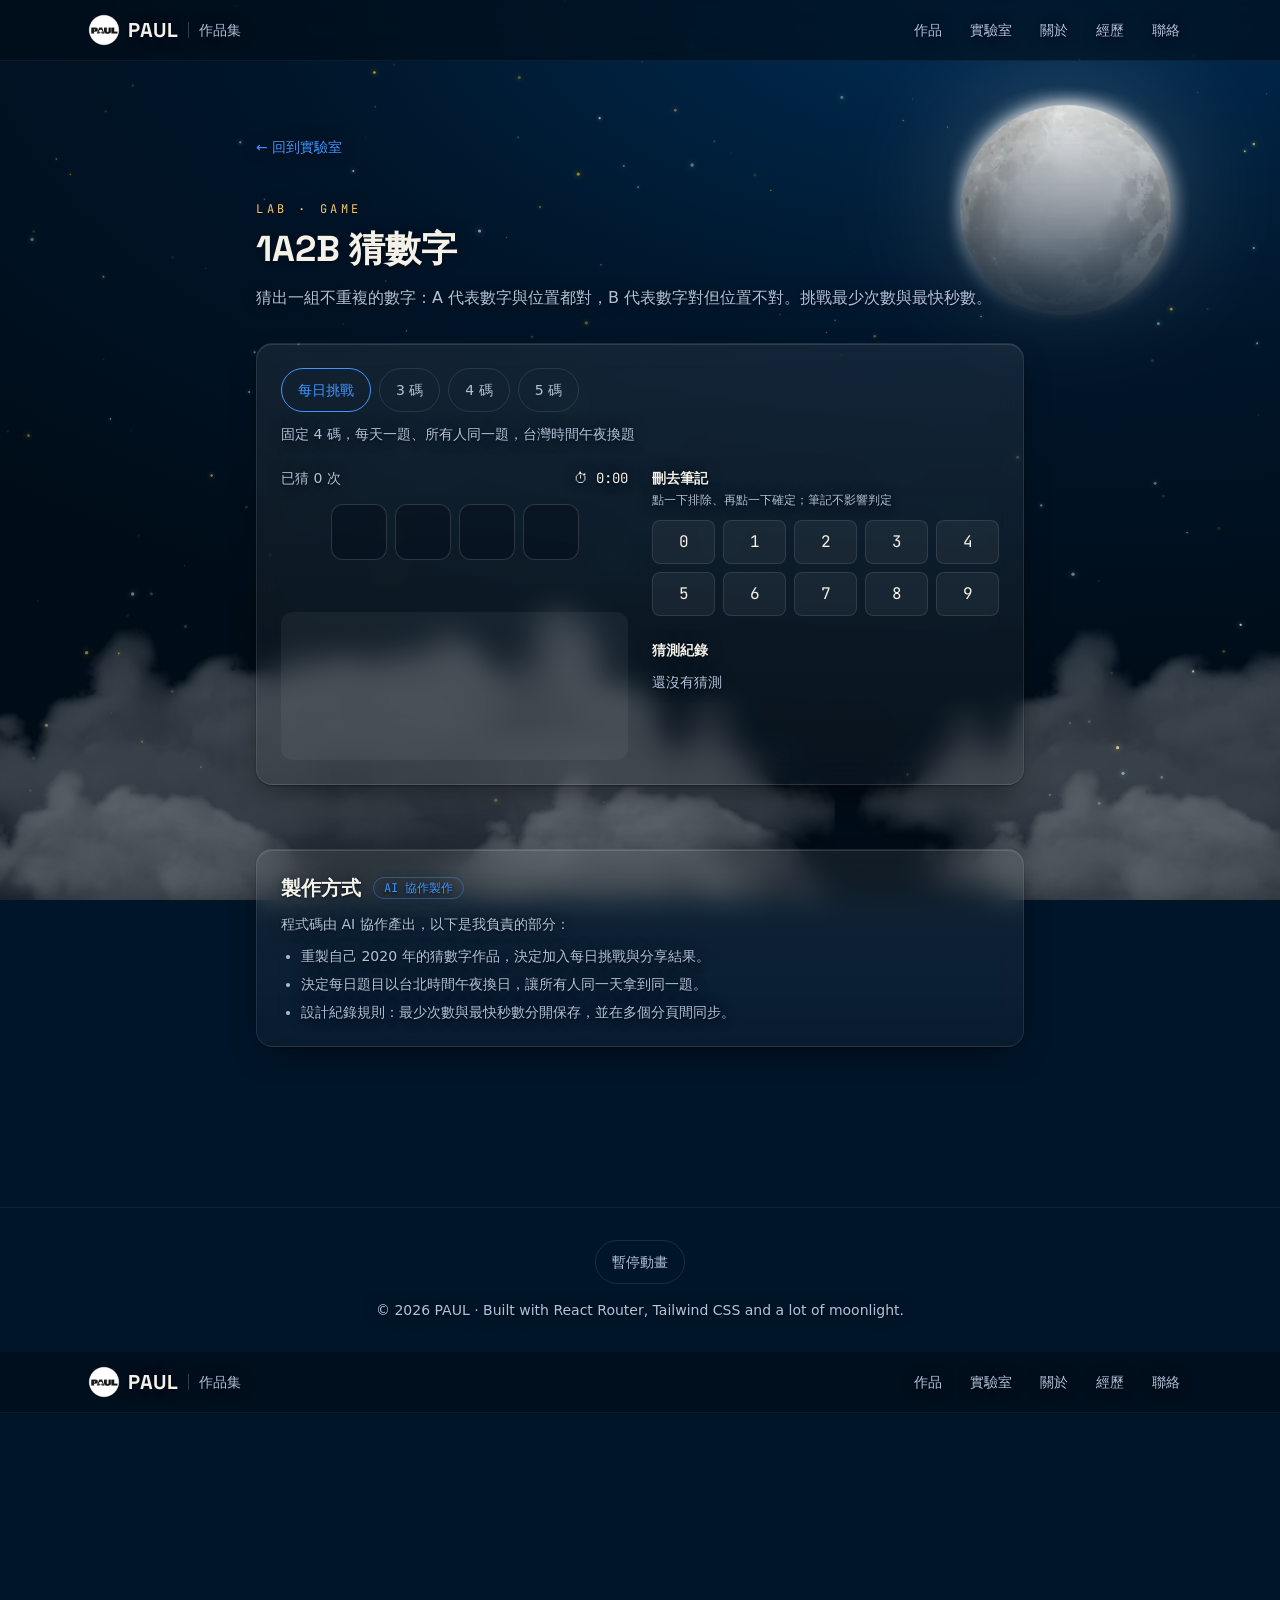
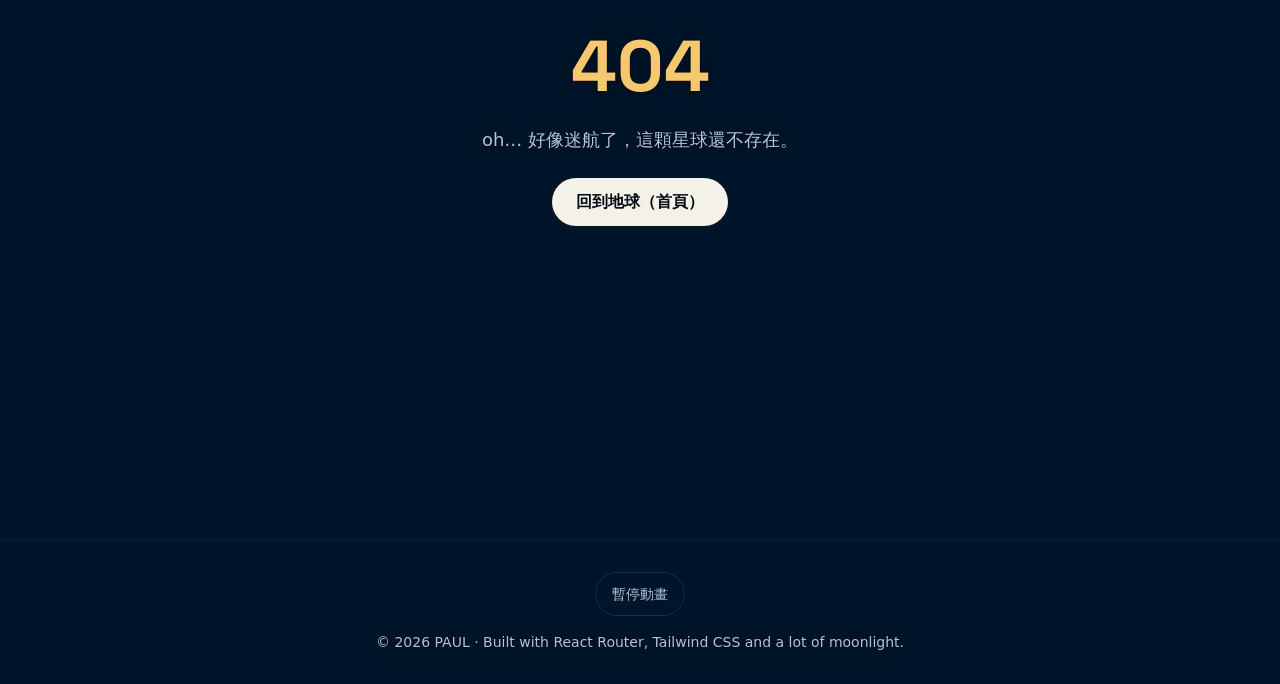
<file: lab/1a2b/index.html>
<!DOCTYPE html><html lang="zh-Hant-TW"><head><meta charSet="utf-8"/><meta name="viewport" content="width=device-width, initial-scale=1"/><link rel="preload" as="image" imageSrcSet="/images/moon-320.webp 320w, /images/moon.webp 640w" imageSizes="(min-width: 640px) min(36vw, 20rem), min(38vw, 10rem)" fetchPriority="high"/><link rel="preload" as="image" href="/images/logo-96.webp"/><meta name="theme-color" content="#001529"/><title>1A2B 猜數字 ｜ PAUL</title><meta name="description" content="2020 年作品重製版，挑戰最少次數與最快秒數"/><meta property="og:type" content="website"/><meta property="og:locale" content="zh_TW"/><meta property="og:site_name" content="PAUL"/><meta property="og:title" content="1A2B 猜數字 ｜ PAUL"/><meta property="og:description" content="2020 年作品重製版，挑戰最少次數與最快秒數"/><meta property="og:image" content="https://sp112907.github.io/og.png"/><meta property="og:image:width" content="1200"/><meta property="og:image:height" content="630"/><meta property="og:image:alt" content="PAUL 作品集"/><meta name="twitter:card" content="summary_large_image"/><meta property="og:url" content="https://sp112907.github.io/lab/1a2b/"/><link rel="canonical" href="https://sp112907.github.io/lab/1a2b/"/><link rel="icon" href="/favicon.png" type="image/png"/><link rel="apple-touch-icon" href="/favicon.png"/><link rel="modulepreload" href="/assets/manifest-6546a816.js"/><link rel="modulepreload" href="/assets/entry.client-B5BqJ0xN.js"/><link rel="modulepreload" href="/assets/jsx-runtime-Ch9_1wX5.js"/><link rel="modulepreload" href="/assets/react-dom-DnBz4KIt.js"/><link rel="modulepreload" href="/assets/root-0bJkDHz4.js"/><link rel="modulepreload" href="/assets/site-DSFREZqV.js"/><link rel="modulepreload" href="/assets/use-motion-allowed-De_7IsXq.js"/><link rel="modulepreload" href="/assets/profile-Dg-Nd1kG.js"/><link rel="modulepreload" href="/assets/moon-layout-Ddujqy3C.js"/><link rel="modulepreload" href="/assets/use-scroll-lock-DDJBdX3m.js"/><link rel="modulepreload" href="/assets/storage-DFMcvQ_6.js"/><link rel="modulepreload" href="/assets/lab.1a2b-B8VcBSut.js"/><link rel="modulepreload" href="/assets/use-copy-CxcpU2Ex.js"/><link rel="modulepreload" href="/assets/lab-CyisAGn5.js"/><link rel="modulepreload" href="/assets/seo-BEEh9Qex.js"/><link rel="modulepreload" href="/assets/making-of-JLt9hc9f.js"/><link rel="modulepreload" href="/assets/seeded-rng-D_hoxzGd.js"/><link rel="modulepreload" href="/assets/golden-5QnVuSSo.js"/><link rel="modulepreload" href="/assets/authorship-badge-CWkJg8IF.js"/><script>try{if(localStorage.getItem("paul:motion-paused")==="1")document.documentElement.dataset.motion="paused"}catch(e){}</script><link rel="stylesheet" href="/assets/root-BbkcwzlA.css"/></head><body><a href="#main" class="sr-only focus:not-sr-only focus:fixed focus:left-4 focus:top-4 focus:z-50 focus:rounded-md focus:bg-night-800 focus:px-4 focus:py-2">跳到主要內容</a><div aria-hidden="true" class="pointer-events-none fixed inset-0 -z-10 overflow-hidden bg-[radial-gradient(120%_80%_at_80%_0%,#002d55_0%,#001529_50%,#000c17_100%)]"><canvas class="absolute inset-0 h-full w-full"></canvas><div id="sky-flyers" class="absolute inset-0"></div><div class="absolute right-4 top-[4.75rem] z-[2] w-[38vw] max-w-[10rem] sm:right-[4vw] sm:top-[6vh] sm:w-[min(36vw,20rem)] sm:max-w-none"><div aria-hidden="true" class="absolute inset-[18%] rounded-full bg-night-900 shadow-[0_0_6px_2px_var(--color-night-900)]"></div><img id="night-moon" src="/images/moon.webp" srcSet="/images/moon-320.webp 320w, /images/moon.webp 640w" sizes="(min-width: 640px) min(36vw, 20rem), min(38vw, 10rem)" alt="" width="640" height="640" decoding="async" fetchPriority="high" class="relative block w-full drop-shadow-[0_0_60px_rgba(244,241,232,0.35)]"/></div></div><header class="sticky top-0 z-30 border-b border-white/5 bg-night-950/60 backdrop-blur-md"><div class="mx-auto flex max-w-6xl items-center justify-between gap-2 px-5 py-3 sm:gap-4 sm:px-6"><a aria-label="PAUL 作品集 首頁" class="shimmer flex min-h-11 shrink-0 items-center gap-2 font-display text-xl font-bold tracking-wide sm:min-h-0" href="/" data-discover="true"><img src="/images/logo-96.webp" alt="" width="32" height="32" class="h-8 w-8 rounded-full"/><span>PAUL</span><span aria-hidden="true" class="mx-0.5 h-4 w-px bg-white/20"></span><span class="font-sans text-sm font-medium tracking-normal text-muted">作品集</span></a><nav aria-label="主要導覽" class="hidden sm:block"><ul class="flex whitespace-nowrap text-sm sm:gap-1"><li><a href="/#projects" class="group block rounded-full px-2 py-2 text-muted sm:px-3 transition-colors hover:bg-white/5 hover:text-moon"><span class="shimmer-title">作品</span></a></li><li><a href="/#lab" class="group block rounded-full px-2 py-2 text-muted sm:px-3 transition-colors hover:bg-white/5 hover:text-moon"><span class="shimmer-title">實驗室</span></a></li><li><a href="/#about" class="group block rounded-full px-2 py-2 text-muted sm:px-3 transition-colors hover:bg-white/5 hover:text-moon"><span class="shimmer-title">關於</span></a></li><li><a href="/#experience" class="group block rounded-full px-2 py-2 text-muted sm:px-3 transition-colors hover:bg-white/5 hover:text-moon"><span class="shimmer-title">經歷</span></a></li><li><a href="/#contact" class="group block rounded-full px-2 py-2 text-muted sm:px-3 transition-colors hover:bg-white/5 hover:text-moon"><span class="shimmer-title">聯絡</span></a></li></ul></nav><button type="button" aria-label="開啟選單" aria-expanded="false" aria-controls="mobile-menu" class="glow-edge flex h-11 w-11 items-center justify-center rounded-full text-moon hover:bg-white/10 press:scale-[0.98] transition-transform sm:hidden"><svg aria-hidden="true" viewBox="0 0 24 24" width="24" height="24" fill="none" stroke="currentColor" stroke-width="2" stroke-linecap="round"><path d="M4 7h16M4 12h16M4 17h16"></path></svg></button><dialog id="mobile-menu" aria-label="選單" class="fixed inset-0 m-0 h-dvh max-h-none w-full max-w-none flex-col overscroll-contain border-0 bg-night-900/90 p-0 text-moon backdrop-blur-xl backdrop:bg-transparent open:flex sm:hidden"><div class="flex justify-end px-5 pt-3"><button type="button" aria-label="關閉選單" class="glow-edge flex h-11 w-11 items-center justify-center rounded-full text-moon hover:bg-white/10 press:scale-[0.98] transition-transform"><svg aria-hidden="true" viewBox="0 0 24 24" width="24" height="24" fill="none" stroke="currentColor" stroke-width="2" stroke-linecap="round"><path d="M6 6l12 12M18 6L6 18"></path></svg></button></div><nav aria-label="手機導覽" class="flex flex-1 flex-col justify-center px-8"><ul class="space-y-2"><li><a href="/#projects" style="--menu-i:0" class="group flex min-h-11 items-center py-2 font-display text-3xl font-bold text-moon hover:text-star press:scale-[0.98] transition-transform menu-stagger"><span class="shimmer-title">作品</span></a></li><li><a href="/#lab" style="--menu-i:1" class="group flex min-h-11 items-center py-2 font-display text-3xl font-bold text-moon hover:text-star press:scale-[0.98] transition-transform menu-stagger"><span class="shimmer-title">實驗室</span></a></li><li><a href="/#about" style="--menu-i:2" class="group flex min-h-11 items-center py-2 font-display text-3xl font-bold text-moon hover:text-star press:scale-[0.98] transition-transform menu-stagger"><span class="shimmer-title">關於</span></a></li><li><a href="/#experience" style="--menu-i:3" class="group flex min-h-11 items-center py-2 font-display text-3xl font-bold text-moon hover:text-star press:scale-[0.98] transition-transform menu-stagger"><span class="shimmer-title">經歷</span></a></li><li><a href="/#contact" style="--menu-i:4" class="group flex min-h-11 items-center py-2 font-display text-3xl font-bold text-moon hover:text-star press:scale-[0.98] transition-transform menu-stagger"><span class="shimmer-title">聯絡</span></a></li></ul></nav><div class="px-8 pb-10"><p class="inline-flex items-center gap-2 rounded-full border border-emerald-300/30 bg-emerald-300/10 px-4 py-1.5 text-sm text-emerald-200"><span aria-hidden="true" class="h-2 w-2 shrink-0 rounded-full bg-emerald-300 shadow-[0_0_10px] shadow-emerald-300"></span>正在尋找 Senior Software Engineer 機會（台中／遠端）</p></div></dialog></div></header><main id="main" class="mx-auto max-w-6xl px-5 sm:px-6"><div class="mx-auto max-w-3xl py-16"><a class="shimmer inline-flex min-h-11 items-center text-sm text-ice underline-offset-4 hover:underline" href="/#lab" data-discover="true">← 回到實驗室</a><div class="mt-8"><header class="mb-8"><p class="font-mono text-xs uppercase tracking-[0.3em] text-star">Lab · Game</p><h1 class="mt-3 font-display text-3xl font-bold sm:text-4xl">1A2B 猜數字</h1><p class="mt-4 leading-relaxed text-muted">猜出一組不重複的數字：A 代表數字與位置都對，B 代表數字對但位置不對。挑戰最少次數與最快秒數。</p><noscript><p class="mt-4 rounded-xl border border-star/40 px-4 py-3 text-sm text-star">這個遊戲需要 JavaScript 才能遊玩，請開啟後重新整理。</p></noscript></header><div class="glass-card glass-card--static rounded-2xl p-4 sm:p-6"><div role="tablist" aria-label="模式" class="flex flex-wrap gap-2"><button type="button" role="tab" id="bulls-tab-daily" aria-selected="true" aria-controls="bulls-panel" tabindex="0" class="glow-edge min-h-11 rounded-full border border-white/10 px-4 text-sm text-muted aria-selected:border-ice aria-selected:text-ice focus-visible:ring-2 focus-visible:ring-ice/40">每日挑戰</button><button type="button" role="tab" id="bulls-tab-3" aria-selected="false" aria-controls="bulls-panel" tabindex="-1" class="glow-edge min-h-11 rounded-full border border-white/10 px-4 text-sm text-muted aria-selected:border-ice aria-selected:text-ice focus-visible:ring-2 focus-visible:ring-ice/40">3 碼</button><button type="button" role="tab" id="bulls-tab-4" aria-selected="false" aria-controls="bulls-panel" tabindex="-1" class="glow-edge min-h-11 rounded-full border border-white/10 px-4 text-sm text-muted aria-selected:border-ice aria-selected:text-ice focus-visible:ring-2 focus-visible:ring-ice/40">4 碼</button><button type="button" role="tab" id="bulls-tab-5" aria-selected="false" aria-controls="bulls-panel" tabindex="-1" class="glow-edge min-h-11 rounded-full border border-white/10 px-4 text-sm text-muted aria-selected:border-ice aria-selected:text-ice focus-visible:ring-2 focus-visible:ring-ice/40">5 碼</button></div><div class="mt-3"><p class="text-sm text-muted">固定 4 碼，每天一題、所有人同一題，台灣時間午夜換題</p></div><div role="tabpanel" id="bulls-panel" aria-labelledby="bulls-tab-daily" class="mt-6 min-w-0"><div class="grid gap-6 md:grid-cols-2"><div class="space-y-4"><div class="flex items-center justify-between text-sm text-muted"><span>已猜 <!-- -->0<!-- --> 次</span><span role="timer" aria-label="經過時間" class="font-mono text-moon">⏱ <!-- -->0:00</span></div><p class="sr-only">目前輸入：</p><div aria-hidden="true" class="flex justify-center gap-2"><span data-testid="input-cell" class="flex size-12 items-center justify-center rounded-xl border font-mono text-2xl text-moon sm:size-14 border-white/15 bg-night-950/40"></span><span data-testid="input-cell" class="flex size-12 items-center justify-center rounded-xl border font-mono text-2xl text-moon sm:size-14 border-white/15 bg-night-950/40"></span><span data-testid="input-cell" class="flex size-12 items-center justify-center rounded-xl border font-mono text-2xl text-moon sm:size-14 border-white/15 bg-night-950/40"></span><span data-testid="input-cell" class="flex size-12 items-center justify-center rounded-xl border font-mono text-2xl text-moon sm:size-14 border-white/15 bg-night-950/40"></span></div><p role="alert" class="min-h-5 text-center text-sm text-star"></p><div data-testid="pad-placeholder" aria-hidden="true" class="h-37 rounded-xl bg-white/5"></div></div><div class="space-y-6"><div><h2 class="text-sm font-semibold text-moon">刪去筆記</h2><p class="mt-1 text-xs text-muted">點一下排除、再點一下確定；筆記不影響判定</p><div class="mt-3 grid grid-cols-5 gap-2 sm:grid-cols-10 md:grid-cols-5"><button type="button" aria-pressed="false" aria-label="數字 0：未標記" class="min-h-11 rounded-lg border bg-white/5 font-mono text-base focus-visible:ring-2 focus-visible:ring-ice/40 border-white/10 text-moon">0</button><button type="button" aria-pressed="false" aria-label="數字 1：未標記" class="min-h-11 rounded-lg border bg-white/5 font-mono text-base focus-visible:ring-2 focus-visible:ring-ice/40 border-white/10 text-moon">1</button><button type="button" aria-pressed="false" aria-label="數字 2：未標記" class="min-h-11 rounded-lg border bg-white/5 font-mono text-base focus-visible:ring-2 focus-visible:ring-ice/40 border-white/10 text-moon">2</button><button type="button" aria-pressed="false" aria-label="數字 3：未標記" class="min-h-11 rounded-lg border bg-white/5 font-mono text-base focus-visible:ring-2 focus-visible:ring-ice/40 border-white/10 text-moon">3</button><button type="button" aria-pressed="false" aria-label="數字 4：未標記" class="min-h-11 rounded-lg border bg-white/5 font-mono text-base focus-visible:ring-2 focus-visible:ring-ice/40 border-white/10 text-moon">4</button><button type="button" aria-pressed="false" aria-label="數字 5：未標記" class="min-h-11 rounded-lg border bg-white/5 font-mono text-base focus-visible:ring-2 focus-visible:ring-ice/40 border-white/10 text-moon">5</button><button type="button" aria-pressed="false" aria-label="數字 6：未標記" class="min-h-11 rounded-lg border bg-white/5 font-mono text-base focus-visible:ring-2 focus-visible:ring-ice/40 border-white/10 text-moon">6</button><button type="button" aria-pressed="false" aria-label="數字 7：未標記" class="min-h-11 rounded-lg border bg-white/5 font-mono text-base focus-visible:ring-2 focus-visible:ring-ice/40 border-white/10 text-moon">7</button><button type="button" aria-pressed="false" aria-label="數字 8：未標記" class="min-h-11 rounded-lg border bg-white/5 font-mono text-base focus-visible:ring-2 focus-visible:ring-ice/40 border-white/10 text-moon">8</button><button type="button" aria-pressed="false" aria-label="數字 9：未標記" class="min-h-11 rounded-lg border bg-white/5 font-mono text-base focus-visible:ring-2 focus-visible:ring-ice/40 border-white/10 text-moon">9</button></div></div><div><h2 class="text-sm font-semibold text-moon">猜測紀錄</h2><p role="status" aria-live="polite" aria-label="最新結果" class="sr-only"></p><p class="mt-3 text-sm text-muted">還沒有猜測</p><ol aria-label="猜測紀錄" class="mt-3 max-h-72 space-y-2 overflow-y-auto pr-1"></ol></div></div></div></div></div></div><section aria-labelledby="making-of-title" class="glass-card mt-16 rounded-2xl p-6"><div class="flex flex-wrap items-center gap-3"><h2 id="making-of-title" class="font-display text-xl font-semibold">製作方式</h2><span data-authorship="ai" class="inline-block rounded-full border px-2.5 py-0.5 font-mono text-xs border-ice/40 text-ice">AI 協作製作</span></div><p class="mt-3 text-sm text-muted">程式碼由 AI 協作產出，以下是我負責的部分：</p><ul class="mt-3 list-disc space-y-2 pl-5 text-sm text-muted"><li>重製自己 2020 年的猜數字作品，決定加入每日挑戰與分享結果。</li><li>決定每日題目以台北時間午夜換日，讓所有人同一天拿到同一題。</li><li>設計紀錄規則：最少次數與最快秒數分開保存，並在多個分頁間同步。</li></ul></section></div></main><footer class="mt-24 flex flex-col items-center gap-4 border-t border-white/5 px-4 py-8 text-center text-sm text-muted"><button type="button" aria-pressed="false" class="min-h-11 rounded-full border border-white/10 px-4 py-2 text-sm text-muted transition-[color,background-color,scale] hover:bg-white/5 hover:text-moon press:scale-[0.98]">暫停動畫</button><p>© <!-- -->2026<!-- --> PAUL · Built with React Router, Tailwind CSS and a lot of moonlight.</p></footer><script>((storageKey, restoreKey) => {
		if (!window.history.state || !window.history.state.key) {
			let key = Math.random().toString(32).slice(2);
			window.history.replaceState({ key }, "");
		}
		try {
			let storedY = JSON.parse(sessionStorage.getItem(storageKey) || "{}")[restoreKey || window.history.state.key];
			if (typeof storedY === "number") window.scrollTo(0, storedY);
		} catch (error) {
			console.error(error);
			sessionStorage.removeItem(storageKey);
		}
	})("react-router-scroll-positions", null)</script><script>window.__reactRouterContext = {"basename":"/","future":{"unstable_enableNodeReadableStream":false,"unstable_optimizeDeps":false},"routeDiscovery":{"mode":"initial"},"ssr":false,"isSpaMode":false};window.__reactRouterContext.stream = new ReadableStream({start(controller){window.__reactRouterContext.streamController = controller;}}).pipeThrough(new TextEncoderStream());</script><script type="module" async="">import "/assets/manifest-6546a816.js";
import * as route0 from "/assets/root-0bJkDHz4.js";
import * as route1 from "/assets/lab.1a2b-B8VcBSut.js";
  
  window.__reactRouterRouteModules = {"root":route0,"routes/lab.1a2b":route1};

import("/assets/entry.client-B5BqJ0xN.js");</script><!--$?--><template id="B:0"></template><!--/$--><script id="_R_">requestAnimationFrame(function(){$RT=performance.now()});</script><div hidden id="S:0"><script>window.__reactRouterContext.streamController.enqueue("[{\"_1\":2,\"_3\":-5,\"_4\":-5},\"loaderData\",{},\"actionData\",\"errors\"]\n");</script><!--$?--><template id="B:1"></template><!--/$--></div><script>$RB=[];$RV=function(a){$RT=performance.now();for(var b=0;b<a.length;b+=2){var c=a[b],e=a[b+1];null!==e.parentNode&&e.parentNode.removeChild(e);var f=c.parentNode;if(f){var g=c.previousSibling,h=0;do{if(c&&8===c.nodeType){var d=c.data;if("/$"===d||"/&"===d)if(0===h)break;else h--;else"$"!==d&&"$?"!==d&&"$~"!==d&&"$!"!==d&&"&"!==d||h++}d=c.nextSibling;f.removeChild(c);c=d}while(c);for(;e.firstChild;)f.insertBefore(e.firstChild,c);g.data="$";g._reactRetry&&requestAnimationFrame(g._reactRetry)}}a.length=0};
$RC=function(a,b){if(b=document.getElementById(b))(a=document.getElementById(a))?(a.previousSibling.data="$~",$RB.push(a,b),2===$RB.length&&("number"!==typeof $RT?requestAnimationFrame($RV.bind(null,$RB)):(a=performance.now(),setTimeout($RV.bind(null,$RB),2300>a&&2E3<a?2300-a:$RT+300-a)))):b.parentNode.removeChild(b)};$RC("B:0","S:0")</script><div hidden id="S:1"><script>window.__reactRouterContext.streamController.close();</script></div><script>$RC("B:1","S:1")</script></body></html>
</file>
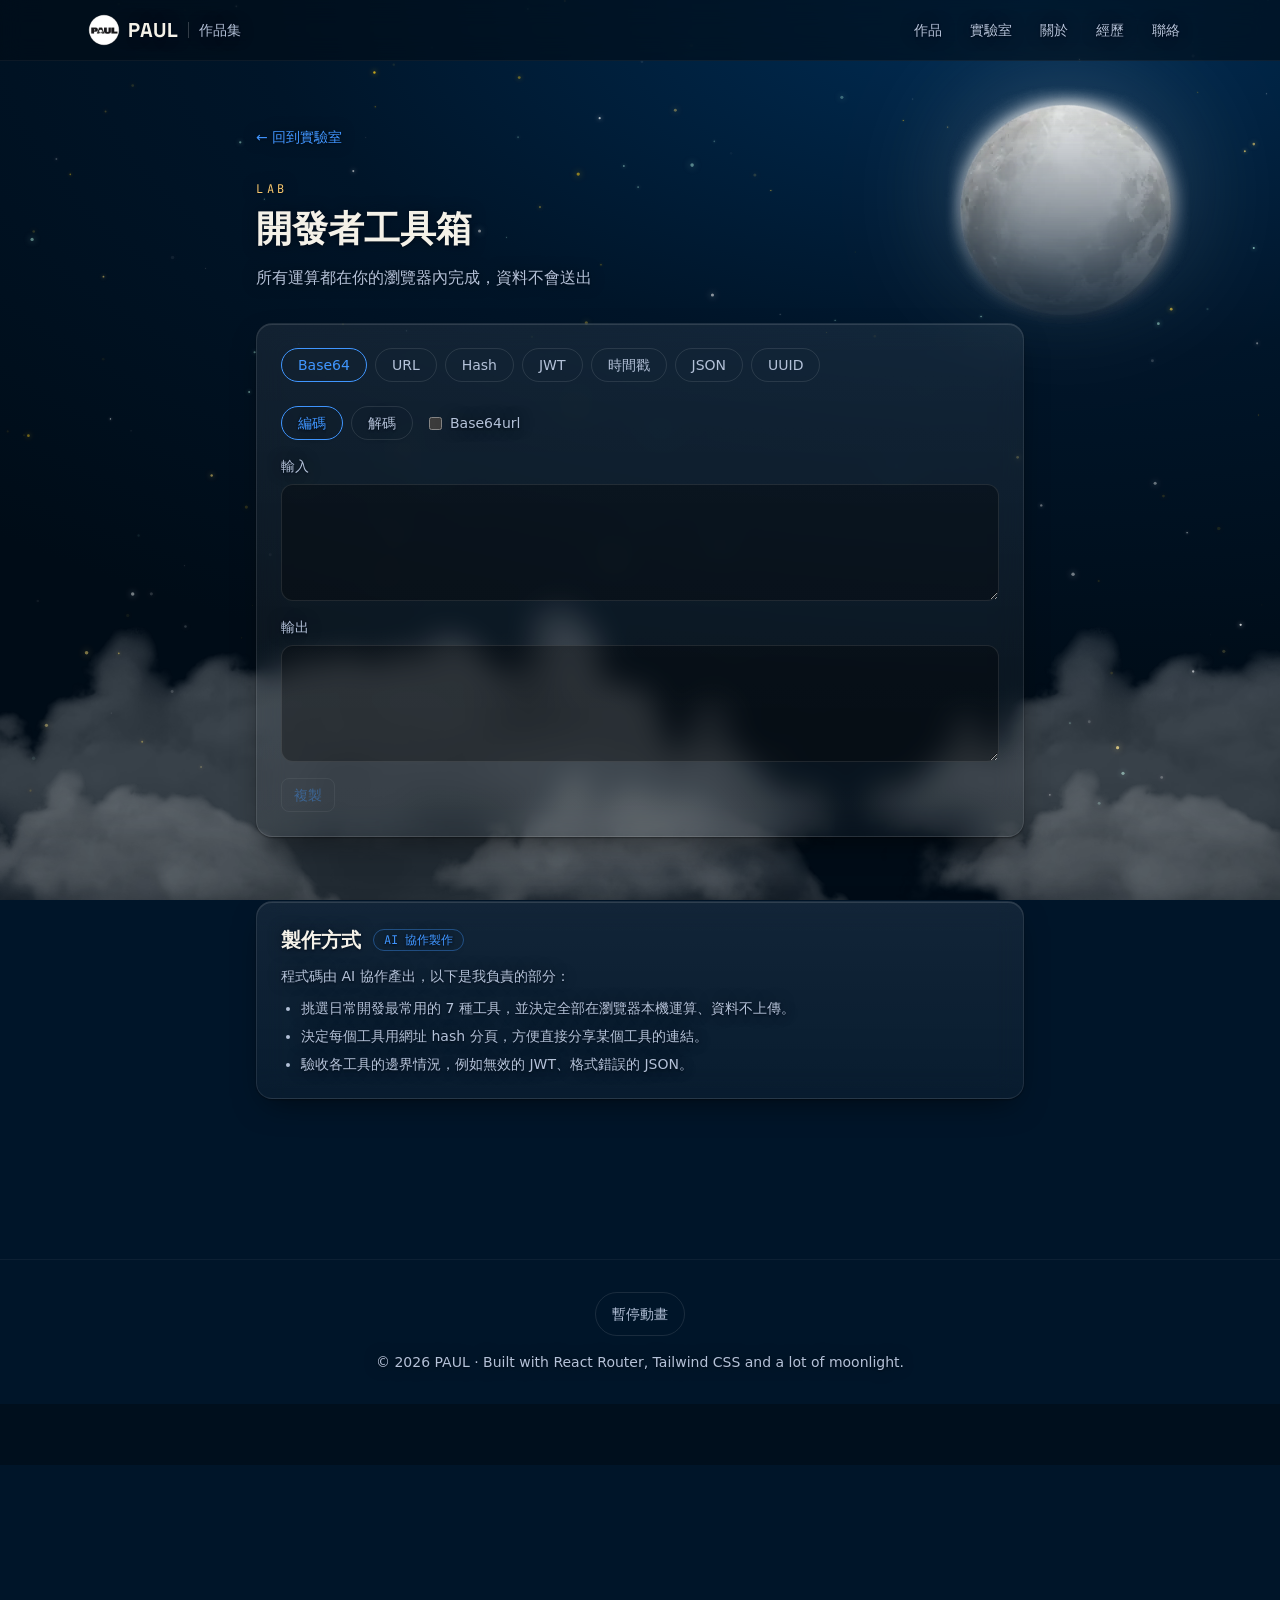
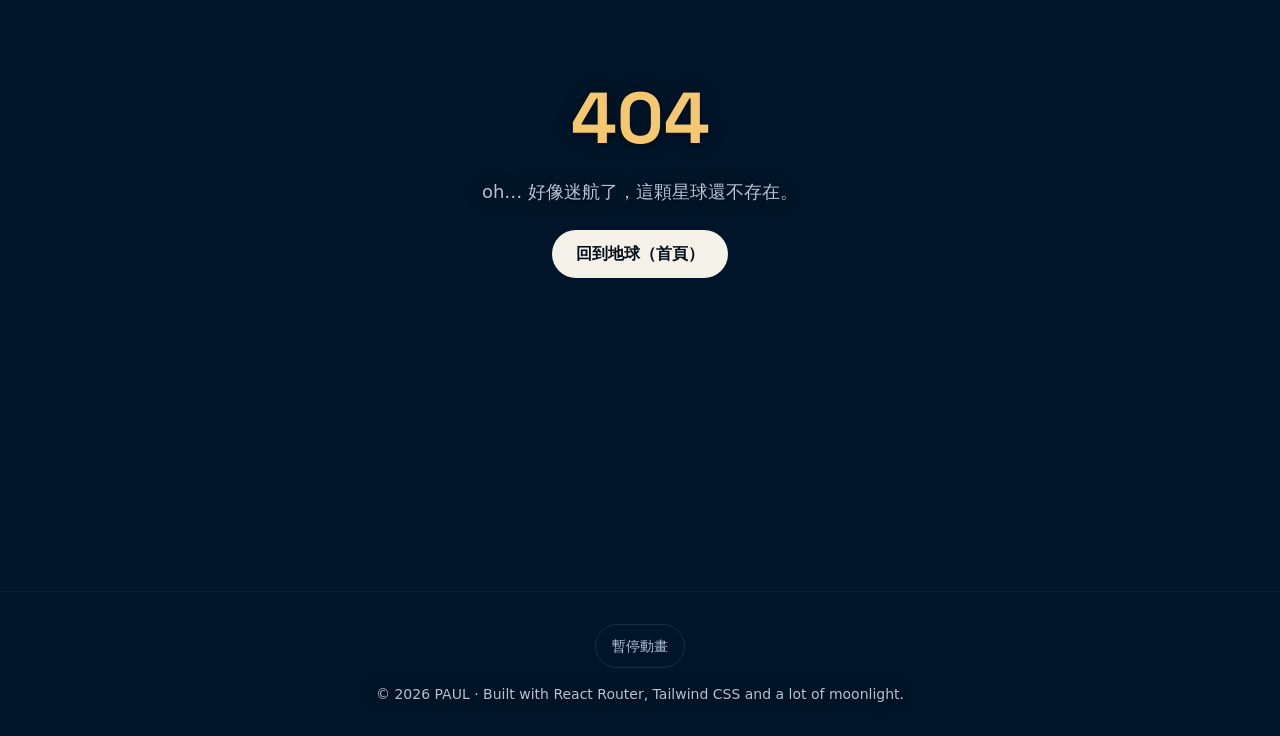
<file: lab/devtools/index.html>
<!DOCTYPE html><html lang="zh-Hant-TW"><head><meta charSet="utf-8"/><meta name="viewport" content="width=device-width, initial-scale=1"/><link rel="preload" as="image" imageSrcSet="/images/moon-320.webp 320w, /images/moon.webp 640w" imageSizes="(min-width: 640px) min(36vw, 20rem), min(38vw, 10rem)" fetchPriority="high"/><link rel="preload" as="image" href="/images/logo-96.webp"/><meta name="theme-color" content="#001529"/><title>開發者工具箱 ｜ PAUL</title><meta name="description" content="Base64、Hash、JWT、時間戳、JSON、UUID，資料不離開瀏覽器"/><meta property="og:type" content="website"/><meta property="og:locale" content="zh_TW"/><meta property="og:site_name" content="PAUL"/><meta property="og:title" content="開發者工具箱 ｜ PAUL"/><meta property="og:description" content="Base64、Hash、JWT、時間戳、JSON、UUID，資料不離開瀏覽器"/><meta property="og:image" content="https://sp112907.github.io/og.png"/><meta property="og:image:width" content="1200"/><meta property="og:image:height" content="630"/><meta property="og:image:alt" content="PAUL 作品集"/><meta name="twitter:card" content="summary_large_image"/><meta property="og:url" content="https://sp112907.github.io/lab/devtools/"/><link rel="canonical" href="https://sp112907.github.io/lab/devtools/"/><link rel="icon" href="/favicon.png" type="image/png"/><link rel="apple-touch-icon" href="/favicon.png"/><link rel="modulepreload" href="/assets/manifest-6546a816.js"/><link rel="modulepreload" href="/assets/entry.client-B5BqJ0xN.js"/><link rel="modulepreload" href="/assets/jsx-runtime-Ch9_1wX5.js"/><link rel="modulepreload" href="/assets/react-dom-DnBz4KIt.js"/><link rel="modulepreload" href="/assets/root-0bJkDHz4.js"/><link rel="modulepreload" href="/assets/site-DSFREZqV.js"/><link rel="modulepreload" href="/assets/use-motion-allowed-De_7IsXq.js"/><link rel="modulepreload" href="/assets/profile-Dg-Nd1kG.js"/><link rel="modulepreload" href="/assets/moon-layout-Ddujqy3C.js"/><link rel="modulepreload" href="/assets/use-scroll-lock-DDJBdX3m.js"/><link rel="modulepreload" href="/assets/storage-DFMcvQ_6.js"/><link rel="modulepreload" href="/assets/lab.devtools-YoP3FwX_.js"/><link rel="modulepreload" href="/assets/use-copy-CxcpU2Ex.js"/><link rel="modulepreload" href="/assets/lab-CyisAGn5.js"/><link rel="modulepreload" href="/assets/seo-BEEh9Qex.js"/><link rel="modulepreload" href="/assets/making-of-JLt9hc9f.js"/><link rel="modulepreload" href="/assets/golden-5QnVuSSo.js"/><link rel="modulepreload" href="/assets/authorship-badge-CWkJg8IF.js"/><script>try{if(localStorage.getItem("paul:motion-paused")==="1")document.documentElement.dataset.motion="paused"}catch(e){}</script><link rel="stylesheet" href="/assets/root-BbkcwzlA.css"/></head><body><a href="#main" class="sr-only focus:not-sr-only focus:fixed focus:left-4 focus:top-4 focus:z-50 focus:rounded-md focus:bg-night-800 focus:px-4 focus:py-2">跳到主要內容</a><div aria-hidden="true" class="pointer-events-none fixed inset-0 -z-10 overflow-hidden bg-[radial-gradient(120%_80%_at_80%_0%,#002d55_0%,#001529_50%,#000c17_100%)]"><canvas class="absolute inset-0 h-full w-full"></canvas><div id="sky-flyers" class="absolute inset-0"></div><div class="absolute right-4 top-[4.75rem] z-[2] w-[38vw] max-w-[10rem] sm:right-[4vw] sm:top-[6vh] sm:w-[min(36vw,20rem)] sm:max-w-none"><div aria-hidden="true" class="absolute inset-[18%] rounded-full bg-night-900 shadow-[0_0_6px_2px_var(--color-night-900)]"></div><img id="night-moon" src="/images/moon.webp" srcSet="/images/moon-320.webp 320w, /images/moon.webp 640w" sizes="(min-width: 640px) min(36vw, 20rem), min(38vw, 10rem)" alt="" width="640" height="640" decoding="async" fetchPriority="high" class="relative block w-full drop-shadow-[0_0_60px_rgba(244,241,232,0.35)]"/></div></div><header class="sticky top-0 z-30 border-b border-white/5 bg-night-950/60 backdrop-blur-md"><div class="mx-auto flex max-w-6xl items-center justify-between gap-2 px-5 py-3 sm:gap-4 sm:px-6"><a aria-label="PAUL 作品集 首頁" class="shimmer flex min-h-11 shrink-0 items-center gap-2 font-display text-xl font-bold tracking-wide sm:min-h-0" href="/" data-discover="true"><img src="/images/logo-96.webp" alt="" width="32" height="32" class="h-8 w-8 rounded-full"/><span>PAUL</span><span aria-hidden="true" class="mx-0.5 h-4 w-px bg-white/20"></span><span class="font-sans text-sm font-medium tracking-normal text-muted">作品集</span></a><nav aria-label="主要導覽" class="hidden sm:block"><ul class="flex whitespace-nowrap text-sm sm:gap-1"><li><a href="/#projects" class="group block rounded-full px-2 py-2 text-muted sm:px-3 transition-colors hover:bg-white/5 hover:text-moon"><span class="shimmer-title">作品</span></a></li><li><a href="/#lab" class="group block rounded-full px-2 py-2 text-muted sm:px-3 transition-colors hover:bg-white/5 hover:text-moon"><span class="shimmer-title">實驗室</span></a></li><li><a href="/#about" class="group block rounded-full px-2 py-2 text-muted sm:px-3 transition-colors hover:bg-white/5 hover:text-moon"><span class="shimmer-title">關於</span></a></li><li><a href="/#experience" class="group block rounded-full px-2 py-2 text-muted sm:px-3 transition-colors hover:bg-white/5 hover:text-moon"><span class="shimmer-title">經歷</span></a></li><li><a href="/#contact" class="group block rounded-full px-2 py-2 text-muted sm:px-3 transition-colors hover:bg-white/5 hover:text-moon"><span class="shimmer-title">聯絡</span></a></li></ul></nav><button type="button" aria-label="開啟選單" aria-expanded="false" aria-controls="mobile-menu" class="glow-edge flex h-11 w-11 items-center justify-center rounded-full text-moon hover:bg-white/10 press:scale-[0.98] transition-transform sm:hidden"><svg aria-hidden="true" viewBox="0 0 24 24" width="24" height="24" fill="none" stroke="currentColor" stroke-width="2" stroke-linecap="round"><path d="M4 7h16M4 12h16M4 17h16"></path></svg></button><dialog id="mobile-menu" aria-label="選單" class="fixed inset-0 m-0 h-dvh max-h-none w-full max-w-none flex-col overscroll-contain border-0 bg-night-900/90 p-0 text-moon backdrop-blur-xl backdrop:bg-transparent open:flex sm:hidden"><div class="flex justify-end px-5 pt-3"><button type="button" aria-label="關閉選單" class="glow-edge flex h-11 w-11 items-center justify-center rounded-full text-moon hover:bg-white/10 press:scale-[0.98] transition-transform"><svg aria-hidden="true" viewBox="0 0 24 24" width="24" height="24" fill="none" stroke="currentColor" stroke-width="2" stroke-linecap="round"><path d="M6 6l12 12M18 6L6 18"></path></svg></button></div><nav aria-label="手機導覽" class="flex flex-1 flex-col justify-center px-8"><ul class="space-y-2"><li><a href="/#projects" style="--menu-i:0" class="group flex min-h-11 items-center py-2 font-display text-3xl font-bold text-moon hover:text-star press:scale-[0.98] transition-transform menu-stagger"><span class="shimmer-title">作品</span></a></li><li><a href="/#lab" style="--menu-i:1" class="group flex min-h-11 items-center py-2 font-display text-3xl font-bold text-moon hover:text-star press:scale-[0.98] transition-transform menu-stagger"><span class="shimmer-title">實驗室</span></a></li><li><a href="/#about" style="--menu-i:2" class="group flex min-h-11 items-center py-2 font-display text-3xl font-bold text-moon hover:text-star press:scale-[0.98] transition-transform menu-stagger"><span class="shimmer-title">關於</span></a></li><li><a href="/#experience" style="--menu-i:3" class="group flex min-h-11 items-center py-2 font-display text-3xl font-bold text-moon hover:text-star press:scale-[0.98] transition-transform menu-stagger"><span class="shimmer-title">經歷</span></a></li><li><a href="/#contact" style="--menu-i:4" class="group flex min-h-11 items-center py-2 font-display text-3xl font-bold text-moon hover:text-star press:scale-[0.98] transition-transform menu-stagger"><span class="shimmer-title">聯絡</span></a></li></ul></nav><div class="px-8 pb-10"><p class="inline-flex items-center gap-2 rounded-full border border-emerald-300/30 bg-emerald-300/10 px-4 py-1.5 text-sm text-emerald-200"><span aria-hidden="true" class="h-2 w-2 shrink-0 rounded-full bg-emerald-300 shadow-[0_0_10px] shadow-emerald-300"></span>正在尋找 Senior Software Engineer 機會（台中／遠端）</p></div></dialog></div></header><main id="main" class="mx-auto max-w-6xl px-5 sm:px-6"><div class="mx-auto max-w-3xl py-16"><a class="shimmer text-sm text-ice underline-offset-4 hover:underline" href="/#lab" data-discover="true">← 回到實驗室</a><div class="mt-8"><header class="mb-8"><p class="font-mono text-xs uppercase tracking-[0.3em] text-star">Lab</p><h1 class="mt-3 font-display text-3xl font-bold sm:text-4xl">開發者工具箱</h1><p class="mt-4 leading-relaxed text-muted">所有運算都在你的瀏覽器內完成，資料不會送出</p></header><div class="glass-card rounded-2xl p-4 sm:p-6"><div role="tablist" aria-label="工具" class="mb-6 flex flex-wrap gap-2"><button type="button" role="tab" id="devtools-tab-base64" aria-selected="true" aria-controls="devtools-panel" tabindex="0" class="glow-edge rounded-full border border-white/10 px-4 py-1.5 text-sm text-muted aria-selected:border-ice aria-selected:text-ice focus-visible:ring-2 focus-visible:ring-ice/40">Base64</button><button type="button" role="tab" id="devtools-tab-url" aria-selected="false" aria-controls="devtools-panel" tabindex="-1" class="glow-edge rounded-full border border-white/10 px-4 py-1.5 text-sm text-muted aria-selected:border-ice aria-selected:text-ice focus-visible:ring-2 focus-visible:ring-ice/40">URL</button><button type="button" role="tab" id="devtools-tab-hash" aria-selected="false" aria-controls="devtools-panel" tabindex="-1" class="glow-edge rounded-full border border-white/10 px-4 py-1.5 text-sm text-muted aria-selected:border-ice aria-selected:text-ice focus-visible:ring-2 focus-visible:ring-ice/40">Hash</button><button type="button" role="tab" id="devtools-tab-jwt" aria-selected="false" aria-controls="devtools-panel" tabindex="-1" class="glow-edge rounded-full border border-white/10 px-4 py-1.5 text-sm text-muted aria-selected:border-ice aria-selected:text-ice focus-visible:ring-2 focus-visible:ring-ice/40">JWT</button><button type="button" role="tab" id="devtools-tab-timestamp" aria-selected="false" aria-controls="devtools-panel" tabindex="-1" class="glow-edge rounded-full border border-white/10 px-4 py-1.5 text-sm text-muted aria-selected:border-ice aria-selected:text-ice focus-visible:ring-2 focus-visible:ring-ice/40">時間戳</button><button type="button" role="tab" id="devtools-tab-json" aria-selected="false" aria-controls="devtools-panel" tabindex="-1" class="glow-edge rounded-full border border-white/10 px-4 py-1.5 text-sm text-muted aria-selected:border-ice aria-selected:text-ice focus-visible:ring-2 focus-visible:ring-ice/40">JSON</button><button type="button" role="tab" id="devtools-tab-uuid" aria-selected="false" aria-controls="devtools-panel" tabindex="-1" class="glow-edge rounded-full border border-white/10 px-4 py-1.5 text-sm text-muted aria-selected:border-ice aria-selected:text-ice focus-visible:ring-2 focus-visible:ring-ice/40">UUID</button></div><div role="tabpanel" id="devtools-panel" aria-labelledby="devtools-tab-base64" class="min-w-0"><div class="flex flex-col gap-4"><div class="flex flex-wrap items-center gap-4"><fieldset class="min-w-0"><legend class="sr-only">Base64 模式</legend><div class="flex flex-wrap gap-2"><label class="cursor-pointer rounded-full border border-white/10 px-4 py-1.5 text-sm text-muted has-[:checked]:border-ice has-[:checked]:text-ice has-[:focus-visible]:ring-2 has-[:focus-visible]:ring-ice/40"><input type="radio" class="sr-only" name="base64-mode" checked="" value="encode"/>編碼</label><label class="cursor-pointer rounded-full border border-white/10 px-4 py-1.5 text-sm text-muted has-[:checked]:border-ice has-[:checked]:text-ice has-[:focus-visible]:ring-2 has-[:focus-visible]:ring-ice/40"><input type="radio" class="sr-only" name="base64-mode" value="decode"/>解碼</label></div></fieldset><label class="flex items-center gap-2 text-sm text-muted"><input type="checkbox"/>Base64url</label></div><div class="flex flex-col gap-2"><label for="_R_la35_" class="text-sm text-muted">輸入</label><textarea id="_R_la35_" rows="4" spellCheck="false" class="w-full min-w-0 resize-y rounded-xl border border-white/10 bg-black/30 p-3 font-mono text-sm leading-relaxed text-white outline-none focus-visible:border-ice focus-visible:ring-2 focus-visible:ring-ice/40"></textarea></div><div class="flex flex-col gap-2" aria-live="polite"><label for="_R_15a35_" class="text-sm text-muted">輸出</label><textarea id="_R_15a35_" readOnly="" rows="4" spellCheck="false" class="w-full min-w-0 resize-y rounded-xl border border-white/10 bg-black/30 p-3 font-mono text-sm leading-relaxed text-white outline-none focus-visible:border-ice focus-visible:ring-2 focus-visible:ring-ice/40"></textarea></div><div><button type="button" disabled="" class="rounded-lg border border-white/15 px-3 py-1.5 text-sm text-ice transition-colors hover:bg-white/10 disabled:cursor-not-allowed disabled:opacity-40">複製</button></div></div></div></div></div><section aria-labelledby="making-of-title" class="glass-card mt-16 rounded-2xl p-6"><div class="flex flex-wrap items-center gap-3"><h2 id="making-of-title" class="font-display text-xl font-semibold">製作方式</h2><span data-authorship="ai" class="inline-block rounded-full border px-2.5 py-0.5 font-mono text-xs border-ice/40 text-ice">AI 協作製作</span></div><p class="mt-3 text-sm text-muted">程式碼由 AI 協作產出，以下是我負責的部分：</p><ul class="mt-3 list-disc space-y-2 pl-5 text-sm text-muted"><li>挑選日常開發最常用的 7 種工具，並決定全部在瀏覽器本機運算、資料不上傳。</li><li>決定每個工具用網址 hash 分頁，方便直接分享某個工具的連結。</li><li>驗收各工具的邊界情況，例如無效的 JWT、格式錯誤的 JSON。</li></ul></section></div></main><footer class="mt-24 flex flex-col items-center gap-4 border-t border-white/5 px-4 py-8 text-center text-sm text-muted"><button type="button" aria-pressed="false" class="min-h-11 rounded-full border border-white/10 px-4 py-2 text-sm text-muted transition-[color,background-color,scale] hover:bg-white/5 hover:text-moon press:scale-[0.98]">暫停動畫</button><p>© <!-- -->2026<!-- --> PAUL · Built with React Router, Tailwind CSS and a lot of moonlight.</p></footer><script>((storageKey, restoreKey) => {
		if (!window.history.state || !window.history.state.key) {
			let key = Math.random().toString(32).slice(2);
			window.history.replaceState({ key }, "");
		}
		try {
			let storedY = JSON.parse(sessionStorage.getItem(storageKey) || "{}")[restoreKey || window.history.state.key];
			if (typeof storedY === "number") window.scrollTo(0, storedY);
		} catch (error) {
			console.error(error);
			sessionStorage.removeItem(storageKey);
		}
	})("react-router-scroll-positions", null)</script><script>window.__reactRouterContext = {"basename":"/","future":{"unstable_enableNodeReadableStream":false,"unstable_optimizeDeps":false},"routeDiscovery":{"mode":"initial"},"ssr":false,"isSpaMode":false};window.__reactRouterContext.stream = new ReadableStream({start(controller){window.__reactRouterContext.streamController = controller;}}).pipeThrough(new TextEncoderStream());</script><script type="module" async="">import "/assets/manifest-6546a816.js";
import * as route0 from "/assets/root-0bJkDHz4.js";
import * as route1 from "/assets/lab.devtools-YoP3FwX_.js";
  
  window.__reactRouterRouteModules = {"root":route0,"routes/lab.devtools":route1};

import("/assets/entry.client-B5BqJ0xN.js");</script><!--$?--><template id="B:0"></template><!--/$--><script id="_R_">requestAnimationFrame(function(){$RT=performance.now()});</script><div hidden id="S:0"><script>window.__reactRouterContext.streamController.enqueue("[{\"_1\":2,\"_3\":-5,\"_4\":-5},\"loaderData\",{},\"actionData\",\"errors\"]\n");</script><!--$?--><template id="B:1"></template><!--/$--></div><script>$RB=[];$RV=function(a){$RT=performance.now();for(var b=0;b<a.length;b+=2){var c=a[b],e=a[b+1];null!==e.parentNode&&e.parentNode.removeChild(e);var f=c.parentNode;if(f){var g=c.previousSibling,h=0;do{if(c&&8===c.nodeType){var d=c.data;if("/$"===d||"/&"===d)if(0===h)break;else h--;else"$"!==d&&"$?"!==d&&"$~"!==d&&"$!"!==d&&"&"!==d||h++}d=c.nextSibling;f.removeChild(c);c=d}while(c);for(;e.firstChild;)f.insertBefore(e.firstChild,c);g.data="$";g._reactRetry&&requestAnimationFrame(g._reactRetry)}}a.length=0};
$RC=function(a,b){if(b=document.getElementById(b))(a=document.getElementById(a))?(a.previousSibling.data="$~",$RB.push(a,b),2===$RB.length&&("number"!==typeof $RT?requestAnimationFrame($RV.bind(null,$RB)):(a=performance.now(),setTimeout($RV.bind(null,$RB),2300>a&&2E3<a?2300-a:$RT+300-a)))):b.parentNode.removeChild(b)};$RC("B:0","S:0")</script><div hidden id="S:1"><script>window.__reactRouterContext.streamController.close();</script></div><script>$RC("B:1","S:1")</script></body></html>
</file>
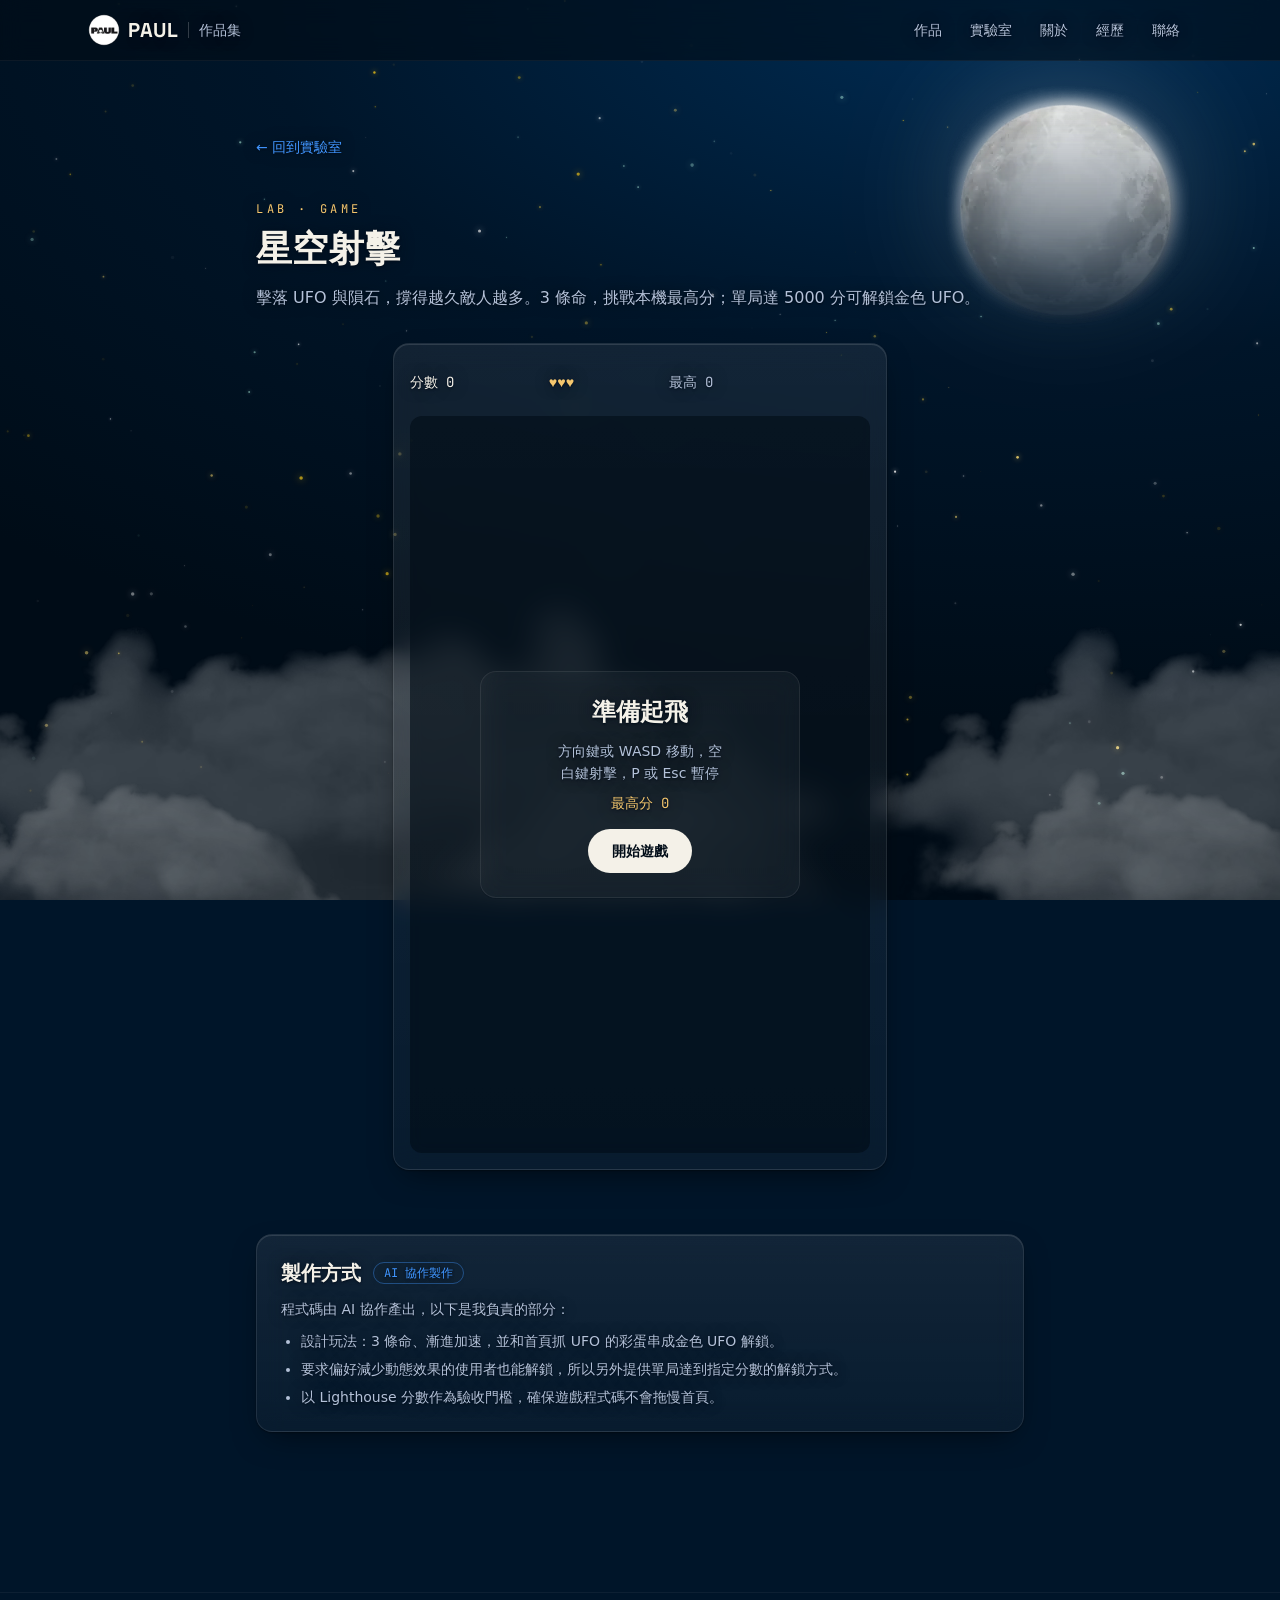
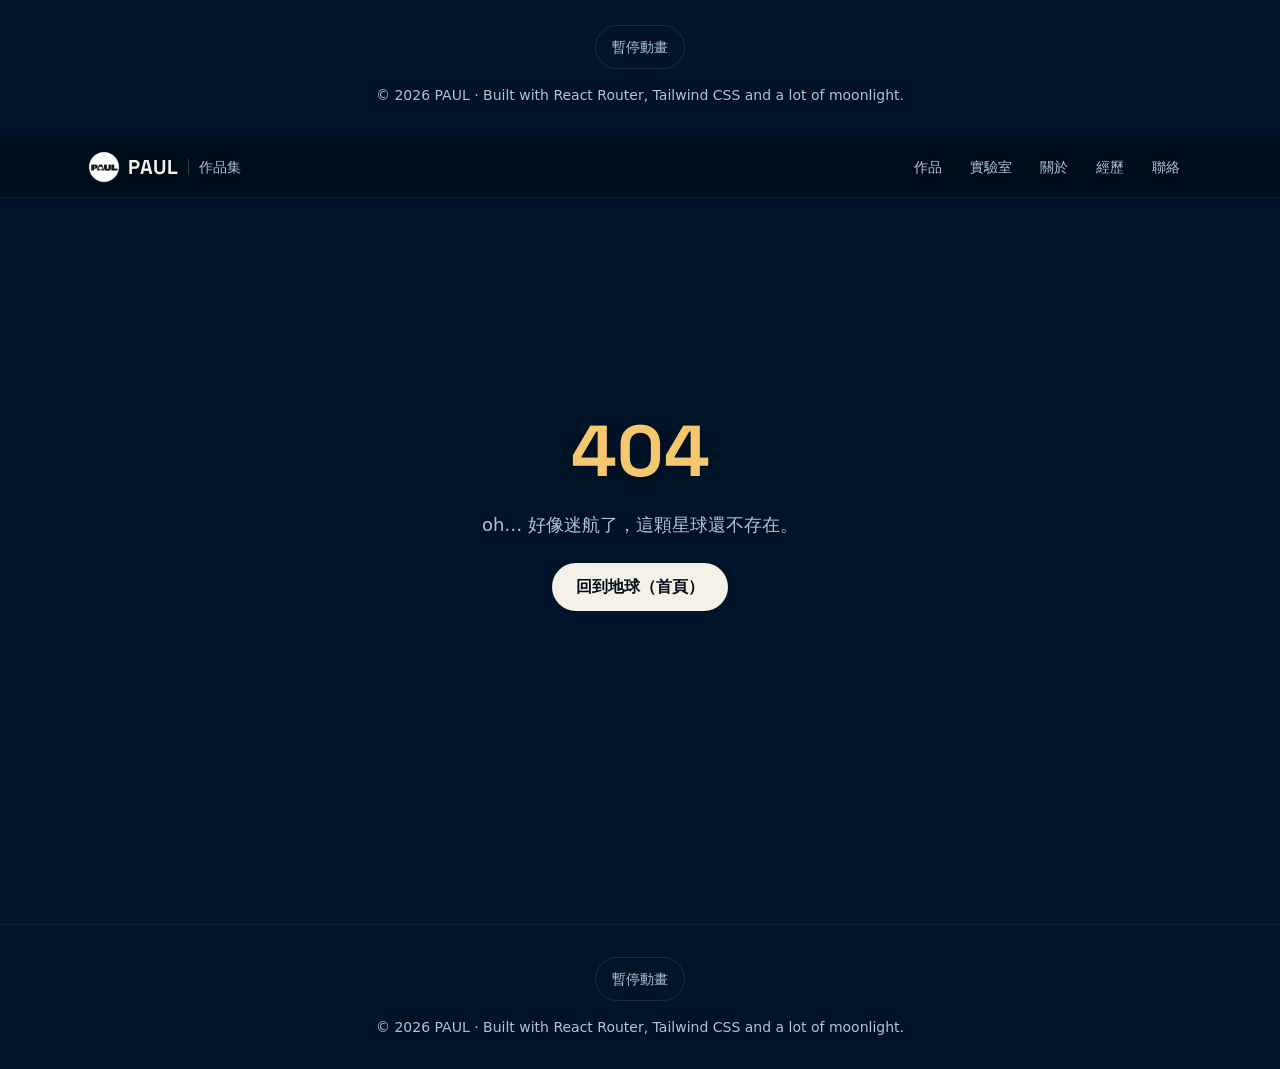
<file: lab/star-shooter/index.html>
<!DOCTYPE html><html lang="zh-Hant-TW"><head><meta charSet="utf-8"/><meta name="viewport" content="width=device-width, initial-scale=1"/><link rel="preload" as="image" imageSrcSet="/images/moon-320.webp 320w, /images/moon.webp 640w" imageSizes="(min-width: 640px) min(36vw, 20rem), min(38vw, 10rem)" fetchPriority="high"/><link rel="preload" as="image" href="/images/logo-96.webp"/><meta name="theme-color" content="#001529"/><title>星空射擊 ｜ PAUL</title><meta name="description" content="擊落 UFO 與隕石，首頁抓滿 5 台 UFO 或單局 5000 分可解鎖金色 UFO"/><meta property="og:type" content="website"/><meta property="og:locale" content="zh_TW"/><meta property="og:site_name" content="PAUL"/><meta property="og:title" content="星空射擊 ｜ PAUL"/><meta property="og:description" content="擊落 UFO 與隕石，首頁抓滿 5 台 UFO 或單局 5000 分可解鎖金色 UFO"/><meta property="og:image" content="https://sp112907.github.io/og.png"/><meta property="og:image:width" content="1200"/><meta property="og:image:height" content="630"/><meta property="og:image:alt" content="PAUL 作品集"/><meta name="twitter:card" content="summary_large_image"/><meta property="og:url" content="https://sp112907.github.io/lab/star-shooter/"/><link rel="canonical" href="https://sp112907.github.io/lab/star-shooter/"/><link rel="icon" href="/favicon.png" type="image/png"/><link rel="apple-touch-icon" href="/favicon.png"/><link rel="modulepreload" href="/assets/manifest-6546a816.js"/><link rel="modulepreload" href="/assets/entry.client-B5BqJ0xN.js"/><link rel="modulepreload" href="/assets/jsx-runtime-Ch9_1wX5.js"/><link rel="modulepreload" href="/assets/react-dom-DnBz4KIt.js"/><link rel="modulepreload" href="/assets/root-0bJkDHz4.js"/><link rel="modulepreload" href="/assets/site-DSFREZqV.js"/><link rel="modulepreload" href="/assets/use-motion-allowed-De_7IsXq.js"/><link rel="modulepreload" href="/assets/profile-Dg-Nd1kG.js"/><link rel="modulepreload" href="/assets/moon-layout-Ddujqy3C.js"/><link rel="modulepreload" href="/assets/use-scroll-lock-DDJBdX3m.js"/><link rel="modulepreload" href="/assets/storage-DFMcvQ_6.js"/><link rel="modulepreload" href="/assets/lab.star-shooter-BixQRfm6.js"/><link rel="modulepreload" href="/assets/golden-5QnVuSSo.js"/><link rel="modulepreload" href="/assets/ufo-store-_b0MucqN.js"/><link rel="modulepreload" href="/assets/lab-CyisAGn5.js"/><link rel="modulepreload" href="/assets/seo-BEEh9Qex.js"/><link rel="modulepreload" href="/assets/making-of-JLt9hc9f.js"/><link rel="modulepreload" href="/assets/seeded-rng-D_hoxzGd.js"/><link rel="modulepreload" href="/assets/authorship-badge-CWkJg8IF.js"/><script>try{if(localStorage.getItem("paul:motion-paused")==="1")document.documentElement.dataset.motion="paused"}catch(e){}</script><link rel="stylesheet" href="/assets/root-BbkcwzlA.css"/></head><body><a href="#main" class="sr-only focus:not-sr-only focus:fixed focus:left-4 focus:top-4 focus:z-50 focus:rounded-md focus:bg-night-800 focus:px-4 focus:py-2">跳到主要內容</a><div aria-hidden="true" class="pointer-events-none fixed inset-0 -z-10 overflow-hidden bg-[radial-gradient(120%_80%_at_80%_0%,#002d55_0%,#001529_50%,#000c17_100%)]"><canvas class="absolute inset-0 h-full w-full"></canvas><div id="sky-flyers" class="absolute inset-0"></div><div class="absolute right-4 top-[4.75rem] z-[2] w-[38vw] max-w-[10rem] sm:right-[4vw] sm:top-[6vh] sm:w-[min(36vw,20rem)] sm:max-w-none"><div aria-hidden="true" class="absolute inset-[18%] rounded-full bg-night-900 shadow-[0_0_6px_2px_var(--color-night-900)]"></div><img id="night-moon" src="/images/moon.webp" srcSet="/images/moon-320.webp 320w, /images/moon.webp 640w" sizes="(min-width: 640px) min(36vw, 20rem), min(38vw, 10rem)" alt="" width="640" height="640" decoding="async" fetchPriority="high" class="relative block w-full drop-shadow-[0_0_60px_rgba(244,241,232,0.35)]"/></div></div><header class="sticky top-0 z-30 border-b border-white/5 bg-night-950/60 backdrop-blur-md"><div class="mx-auto flex max-w-6xl items-center justify-between gap-2 px-5 py-3 sm:gap-4 sm:px-6"><a aria-label="PAUL 作品集 首頁" class="shimmer flex min-h-11 shrink-0 items-center gap-2 font-display text-xl font-bold tracking-wide sm:min-h-0" href="/" data-discover="true"><img src="/images/logo-96.webp" alt="" width="32" height="32" class="h-8 w-8 rounded-full"/><span>PAUL</span><span aria-hidden="true" class="mx-0.5 h-4 w-px bg-white/20"></span><span class="font-sans text-sm font-medium tracking-normal text-muted">作品集</span></a><nav aria-label="主要導覽" class="hidden sm:block"><ul class="flex whitespace-nowrap text-sm sm:gap-1"><li><a href="/#projects" class="group block rounded-full px-2 py-2 text-muted sm:px-3 transition-colors hover:bg-white/5 hover:text-moon"><span class="shimmer-title">作品</span></a></li><li><a href="/#lab" class="group block rounded-full px-2 py-2 text-muted sm:px-3 transition-colors hover:bg-white/5 hover:text-moon"><span class="shimmer-title">實驗室</span></a></li><li><a href="/#about" class="group block rounded-full px-2 py-2 text-muted sm:px-3 transition-colors hover:bg-white/5 hover:text-moon"><span class="shimmer-title">關於</span></a></li><li><a href="/#experience" class="group block rounded-full px-2 py-2 text-muted sm:px-3 transition-colors hover:bg-white/5 hover:text-moon"><span class="shimmer-title">經歷</span></a></li><li><a href="/#contact" class="group block rounded-full px-2 py-2 text-muted sm:px-3 transition-colors hover:bg-white/5 hover:text-moon"><span class="shimmer-title">聯絡</span></a></li></ul></nav><button type="button" aria-label="開啟選單" aria-expanded="false" aria-controls="mobile-menu" class="glow-edge flex h-11 w-11 items-center justify-center rounded-full text-moon hover:bg-white/10 press:scale-[0.98] transition-transform sm:hidden"><svg aria-hidden="true" viewBox="0 0 24 24" width="24" height="24" fill="none" stroke="currentColor" stroke-width="2" stroke-linecap="round"><path d="M4 7h16M4 12h16M4 17h16"></path></svg></button><dialog id="mobile-menu" aria-label="選單" class="fixed inset-0 m-0 h-dvh max-h-none w-full max-w-none flex-col overscroll-contain border-0 bg-night-900/90 p-0 text-moon backdrop-blur-xl backdrop:bg-transparent open:flex sm:hidden"><div class="flex justify-end px-5 pt-3"><button type="button" aria-label="關閉選單" class="glow-edge flex h-11 w-11 items-center justify-center rounded-full text-moon hover:bg-white/10 press:scale-[0.98] transition-transform"><svg aria-hidden="true" viewBox="0 0 24 24" width="24" height="24" fill="none" stroke="currentColor" stroke-width="2" stroke-linecap="round"><path d="M6 6l12 12M18 6L6 18"></path></svg></button></div><nav aria-label="手機導覽" class="flex flex-1 flex-col justify-center px-8"><ul class="space-y-2"><li><a href="/#projects" style="--menu-i:0" class="group flex min-h-11 items-center py-2 font-display text-3xl font-bold text-moon hover:text-star press:scale-[0.98] transition-transform menu-stagger"><span class="shimmer-title">作品</span></a></li><li><a href="/#lab" style="--menu-i:1" class="group flex min-h-11 items-center py-2 font-display text-3xl font-bold text-moon hover:text-star press:scale-[0.98] transition-transform menu-stagger"><span class="shimmer-title">實驗室</span></a></li><li><a href="/#about" style="--menu-i:2" class="group flex min-h-11 items-center py-2 font-display text-3xl font-bold text-moon hover:text-star press:scale-[0.98] transition-transform menu-stagger"><span class="shimmer-title">關於</span></a></li><li><a href="/#experience" style="--menu-i:3" class="group flex min-h-11 items-center py-2 font-display text-3xl font-bold text-moon hover:text-star press:scale-[0.98] transition-transform menu-stagger"><span class="shimmer-title">經歷</span></a></li><li><a href="/#contact" style="--menu-i:4" class="group flex min-h-11 items-center py-2 font-display text-3xl font-bold text-moon hover:text-star press:scale-[0.98] transition-transform menu-stagger"><span class="shimmer-title">聯絡</span></a></li></ul></nav><div class="px-8 pb-10"><p class="inline-flex items-center gap-2 rounded-full border border-emerald-300/30 bg-emerald-300/10 px-4 py-1.5 text-sm text-emerald-200"><span aria-hidden="true" class="h-2 w-2 shrink-0 rounded-full bg-emerald-300 shadow-[0_0_10px] shadow-emerald-300"></span>正在尋找 Senior Software Engineer 機會（台中／遠端）</p></div></dialog></div></header><main id="main" class="mx-auto max-w-6xl px-5 sm:px-6"><div class="mx-auto max-w-3xl py-16"><a class="shimmer inline-flex min-h-11 items-center text-sm text-ice underline-offset-4 hover:underline" href="/#lab" data-discover="true">← 回到實驗室</a><div class="mt-8"><header class="mb-8"><p class="font-mono text-xs uppercase tracking-[0.3em] text-star">Lab · Game</p><h1 class="mt-3 font-display text-3xl font-bold sm:text-4xl">星空射擊</h1><p class="mt-4 leading-relaxed text-muted">擊落 UFO 與隕石，撐得越久敵人越多。3 條命，挑戰本機最高分；單局達 <!-- -->5000<!-- --> 分可解鎖金色 UFO。</p><noscript><p class="mt-4 rounded-xl border border-star/40 px-4 py-3 text-sm text-star">這個遊戲需要 JavaScript 才能遊玩，請開啟後重新整理。</p></noscript></header><div class="glass-card glass-card--static mx-auto rounded-2xl p-4" style="width:min(100%, calc(480px + 2rem), max(calc(280px + 2rem), calc((100svh - 10rem) * 0.625 + 2rem)))"><div class="mb-3 flex flex-wrap items-center justify-between gap-x-4 gap-y-1 font-mono text-sm"><span>分數 <!-- -->0</span><span class="text-star"><span class="sr-only">命數 <!-- -->3</span><span aria-hidden="true">♥♥♥</span></span><span class="text-muted">最高 <!-- -->0</span><button type="button" class="glow-edge min-h-11 rounded-full border border-white/10 px-4 text-sm text-muted invisible">暫停</button></div><div tabindex="-1" class="relative w-full scroll-mb-4 outline-none"><canvas role="img" aria-label="星空射擊遊戲畫面" class="block aspect-[5/8] w-full touch-none select-none rounded-xl"></canvas><div class="absolute inset-0 flex items-center justify-center rounded-xl bg-night-950/60 p-4"><div class="glass glow-edge w-full max-w-xs rounded-2xl px-5 py-6 text-center"><h2 class="font-display text-2xl font-bold">準備起飛</h2><p class="mt-3 text-balance text-sm leading-relaxed text-muted">方向鍵或 WASD 移動，空白鍵射擊，P 或 Esc 暫停</p><p class="mt-2 font-mono text-sm text-star">最高分 <!-- -->0</p><button type="button" class="mt-4 min-h-11 rounded-full bg-moon px-6 py-2 text-sm font-semibold text-night-950 transition-transform hover:bg-white press:scale-[0.98]">開始遊戲</button></div></div></div><p role="status" aria-live="polite" class="sr-only"></p></div></div><section aria-labelledby="making-of-title" class="glass-card mt-16 rounded-2xl p-6"><div class="flex flex-wrap items-center gap-3"><h2 id="making-of-title" class="font-display text-xl font-semibold">製作方式</h2><span data-authorship="ai" class="inline-block rounded-full border px-2.5 py-0.5 font-mono text-xs border-ice/40 text-ice">AI 協作製作</span></div><p class="mt-3 text-sm text-muted">程式碼由 AI 協作產出，以下是我負責的部分：</p><ul class="mt-3 list-disc space-y-2 pl-5 text-sm text-muted"><li>設計玩法：3 條命、漸進加速，並和首頁抓 UFO 的彩蛋串成金色 UFO 解鎖。</li><li>要求偏好減少動態效果的使用者也能解鎖，所以另外提供單局達到指定分數的解鎖方式。</li><li>以 Lighthouse 分數作為驗收門檻，確保遊戲程式碼不會拖慢首頁。</li></ul></section></div></main><footer class="mt-24 flex flex-col items-center gap-4 border-t border-white/5 px-4 py-8 text-center text-sm text-muted"><button type="button" aria-pressed="false" class="min-h-11 rounded-full border border-white/10 px-4 py-2 text-sm text-muted transition-[color,background-color,scale] hover:bg-white/5 hover:text-moon press:scale-[0.98]">暫停動畫</button><p>© <!-- -->2026<!-- --> PAUL · Built with React Router, Tailwind CSS and a lot of moonlight.</p></footer><script>((storageKey, restoreKey) => {
		if (!window.history.state || !window.history.state.key) {
			let key = Math.random().toString(32).slice(2);
			window.history.replaceState({ key }, "");
		}
		try {
			let storedY = JSON.parse(sessionStorage.getItem(storageKey) || "{}")[restoreKey || window.history.state.key];
			if (typeof storedY === "number") window.scrollTo(0, storedY);
		} catch (error) {
			console.error(error);
			sessionStorage.removeItem(storageKey);
		}
	})("react-router-scroll-positions", null)</script><script>window.__reactRouterContext = {"basename":"/","future":{"unstable_enableNodeReadableStream":false,"unstable_optimizeDeps":false},"routeDiscovery":{"mode":"initial"},"ssr":false,"isSpaMode":false};window.__reactRouterContext.stream = new ReadableStream({start(controller){window.__reactRouterContext.streamController = controller;}}).pipeThrough(new TextEncoderStream());</script><script type="module" async="">import "/assets/manifest-6546a816.js";
import * as route0 from "/assets/root-0bJkDHz4.js";
import * as route1 from "/assets/lab.star-shooter-BixQRfm6.js";
  
  window.__reactRouterRouteModules = {"root":route0,"routes/lab.star-shooter":route1};

import("/assets/entry.client-B5BqJ0xN.js");</script><!--$?--><template id="B:0"></template><!--/$--><script id="_R_">requestAnimationFrame(function(){$RT=performance.now()});</script><div hidden id="S:0"><script>window.__reactRouterContext.streamController.enqueue("[{\"_1\":2,\"_3\":-5,\"_4\":-5},\"loaderData\",{},\"actionData\",\"errors\"]\n");</script><!--$?--><template id="B:1"></template><!--/$--></div><script>$RB=[];$RV=function(a){$RT=performance.now();for(var b=0;b<a.length;b+=2){var c=a[b],e=a[b+1];null!==e.parentNode&&e.parentNode.removeChild(e);var f=c.parentNode;if(f){var g=c.previousSibling,h=0;do{if(c&&8===c.nodeType){var d=c.data;if("/$"===d||"/&"===d)if(0===h)break;else h--;else"$"!==d&&"$?"!==d&&"$~"!==d&&"$!"!==d&&"&"!==d||h++}d=c.nextSibling;f.removeChild(c);c=d}while(c);for(;e.firstChild;)f.insertBefore(e.firstChild,c);g.data="$";g._reactRetry&&requestAnimationFrame(g._reactRetry)}}a.length=0};
$RC=function(a,b){if(b=document.getElementById(b))(a=document.getElementById(a))?(a.previousSibling.data="$~",$RB.push(a,b),2===$RB.length&&("number"!==typeof $RT?requestAnimationFrame($RV.bind(null,$RB)):(a=performance.now(),setTimeout($RV.bind(null,$RB),2300>a&&2E3<a?2300-a:$RT+300-a)))):b.parentNode.removeChild(b)};$RC("B:0","S:0")</script><div hidden id="S:1"><script>window.__reactRouterContext.streamController.close();</script></div><script>$RC("B:1","S:1")</script></body></html>
</file>
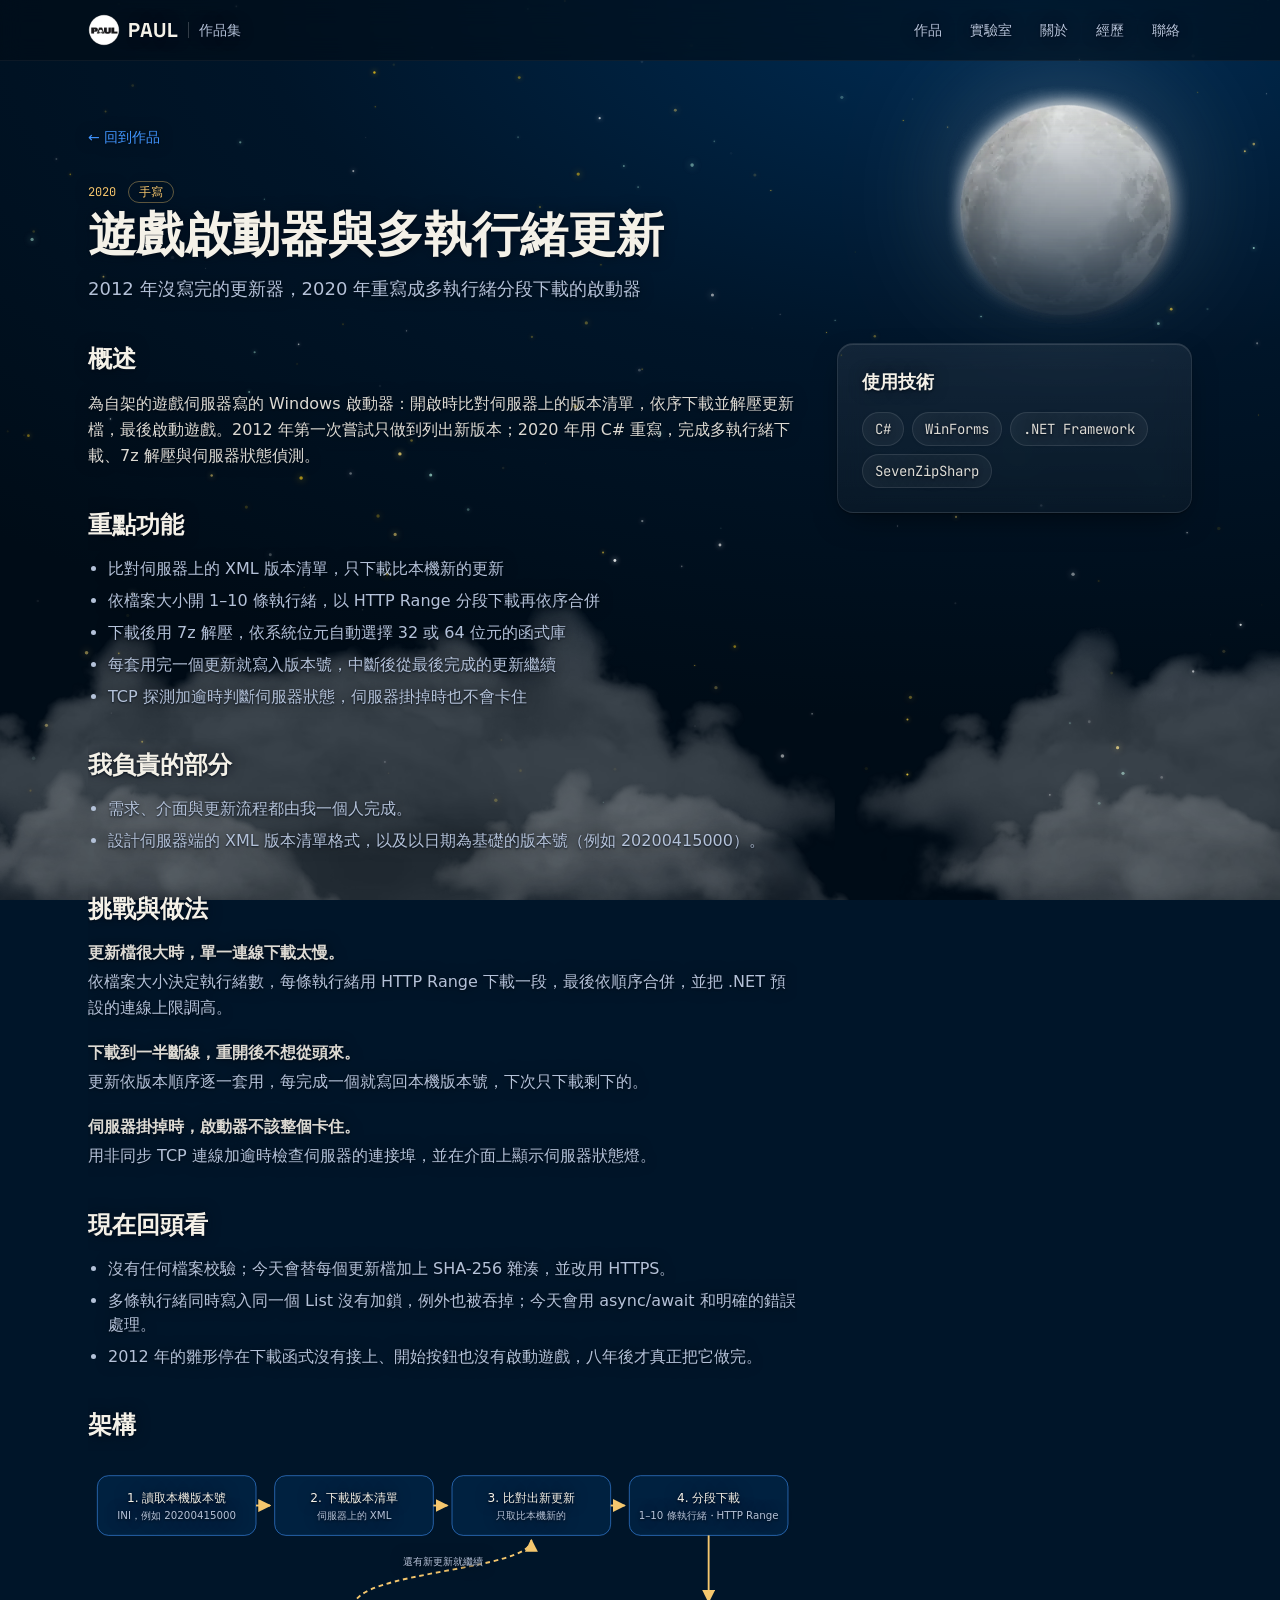
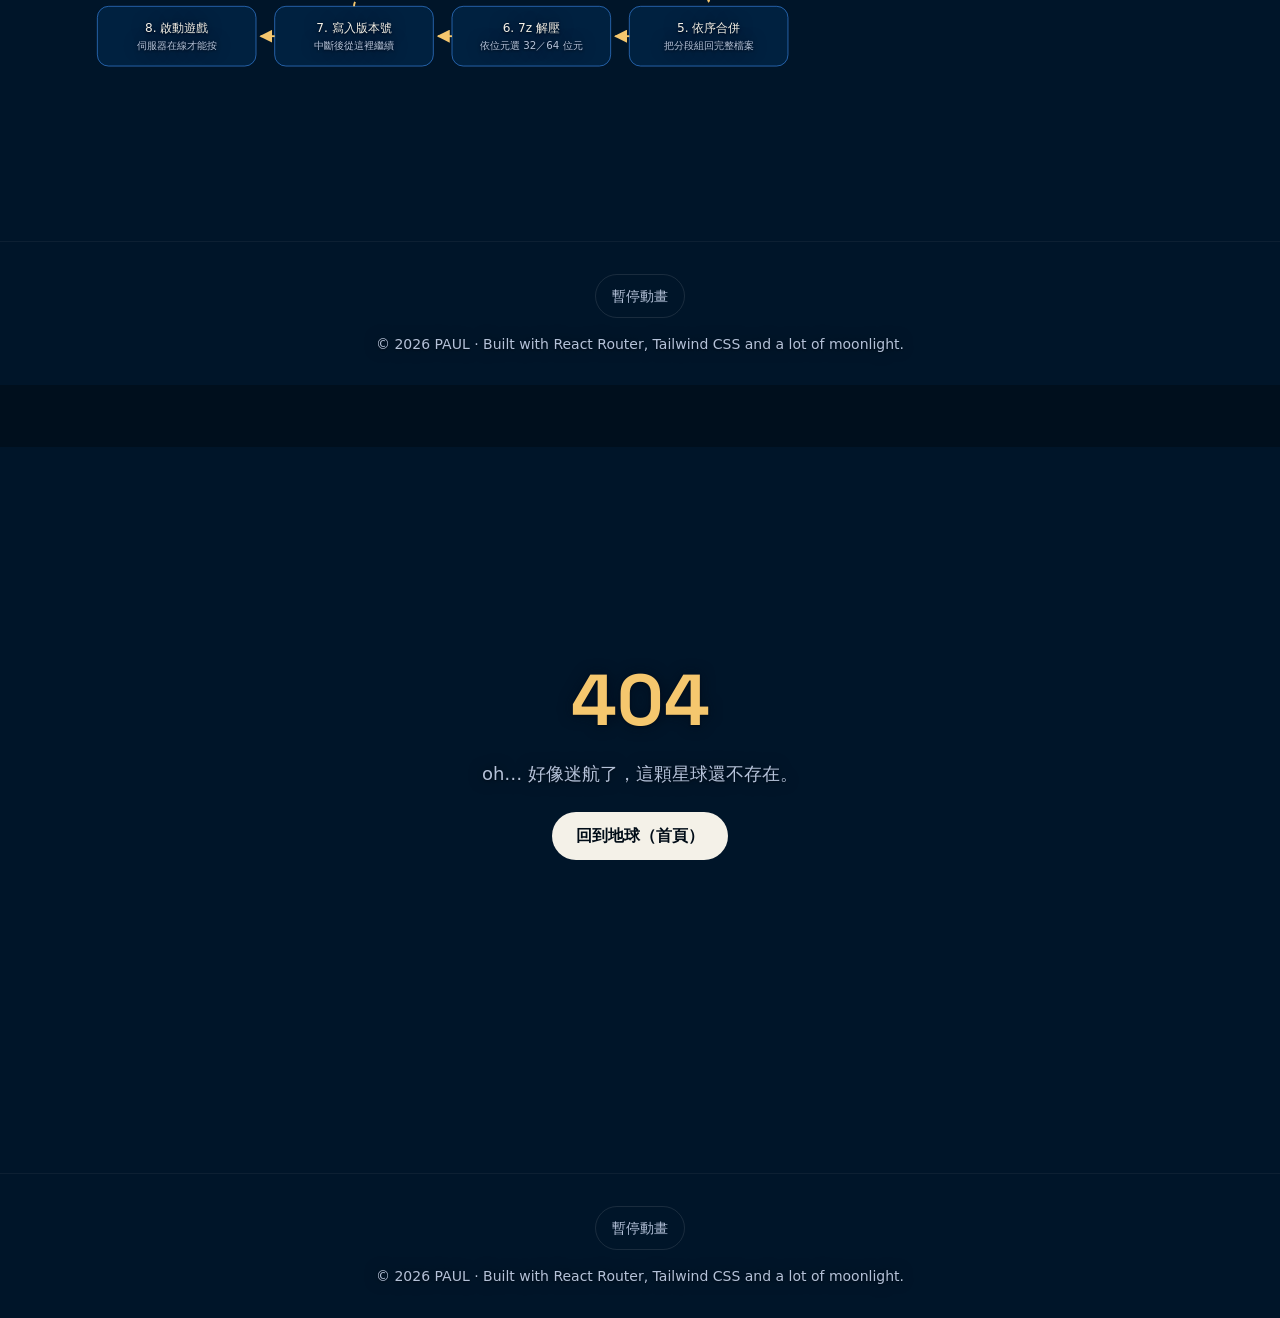
<file: projects/game-launcher/index.html>
<!DOCTYPE html><html lang="zh-Hant-TW"><head><meta charSet="utf-8"/><meta name="viewport" content="width=device-width, initial-scale=1"/><link rel="preload" as="image" imageSrcSet="/images/moon-320.webp 320w, /images/moon.webp 640w" imageSizes="(min-width: 640px) min(36vw, 20rem), min(38vw, 10rem)" fetchPriority="high"/><link rel="preload" as="image" href="/images/logo-96.webp"/><meta name="theme-color" content="#001529"/><title>遊戲啟動器與多執行緒更新 ｜ PAUL</title><meta name="description" content="2012 年沒寫完的更新器，2020 年重寫成多執行緒分段下載的啟動器"/><meta property="og:type" content="website"/><meta property="og:locale" content="zh_TW"/><meta property="og:site_name" content="PAUL"/><meta property="og:title" content="遊戲啟動器與多執行緒更新 ｜ PAUL"/><meta property="og:description" content="2012 年沒寫完的更新器，2020 年重寫成多執行緒分段下載的啟動器"/><meta property="og:image" content="https://sp112907.github.io/og.png"/><meta property="og:image:width" content="1200"/><meta property="og:image:height" content="630"/><meta property="og:image:alt" content="PAUL 作品集"/><meta name="twitter:card" content="summary_large_image"/><meta property="og:url" content="https://sp112907.github.io/projects/game-launcher/"/><link rel="canonical" href="https://sp112907.github.io/projects/game-launcher/"/><link rel="icon" href="/favicon.png" type="image/png"/><link rel="apple-touch-icon" href="/favicon.png"/><link rel="modulepreload" href="/assets/manifest-6546a816.js"/><link rel="modulepreload" href="/assets/entry.client-B5BqJ0xN.js"/><link rel="modulepreload" href="/assets/jsx-runtime-Ch9_1wX5.js"/><link rel="modulepreload" href="/assets/react-dom-DnBz4KIt.js"/><link rel="modulepreload" href="/assets/root-0bJkDHz4.js"/><link rel="modulepreload" href="/assets/site-DSFREZqV.js"/><link rel="modulepreload" href="/assets/use-motion-allowed-De_7IsXq.js"/><link rel="modulepreload" href="/assets/profile-Dg-Nd1kG.js"/><link rel="modulepreload" href="/assets/moon-layout-Ddujqy3C.js"/><link rel="modulepreload" href="/assets/use-scroll-lock-DDJBdX3m.js"/><link rel="modulepreload" href="/assets/storage-DFMcvQ_6.js"/><link rel="modulepreload" href="/assets/project-Ggzyc9lA.js"/><link rel="modulepreload" href="/assets/projects-BpnO1Q8g.js"/><link rel="modulepreload" href="/assets/authorship-badge-CWkJg8IF.js"/><link rel="modulepreload" href="/assets/seo-BEEh9Qex.js"/><link rel="modulepreload" href="/assets/not-found-CDmlfTd8.js"/><script>try{if(localStorage.getItem("paul:motion-paused")==="1")document.documentElement.dataset.motion="paused"}catch(e){}</script><link rel="stylesheet" href="/assets/root-BbkcwzlA.css"/></head><body><a href="#main" class="sr-only focus:not-sr-only focus:fixed focus:left-4 focus:top-4 focus:z-50 focus:rounded-md focus:bg-night-800 focus:px-4 focus:py-2">跳到主要內容</a><div aria-hidden="true" class="pointer-events-none fixed inset-0 -z-10 overflow-hidden bg-[radial-gradient(120%_80%_at_80%_0%,#002d55_0%,#001529_50%,#000c17_100%)]"><canvas class="absolute inset-0 h-full w-full"></canvas><div id="sky-flyers" class="absolute inset-0"></div><div class="absolute right-4 top-[4.75rem] z-[2] w-[38vw] max-w-[10rem] sm:right-[4vw] sm:top-[6vh] sm:w-[min(36vw,20rem)] sm:max-w-none"><div aria-hidden="true" class="absolute inset-[18%] rounded-full bg-night-900 shadow-[0_0_6px_2px_var(--color-night-900)]"></div><img id="night-moon" src="/images/moon.webp" srcSet="/images/moon-320.webp 320w, /images/moon.webp 640w" sizes="(min-width: 640px) min(36vw, 20rem), min(38vw, 10rem)" alt="" width="640" height="640" decoding="async" fetchPriority="high" class="relative block w-full drop-shadow-[0_0_60px_rgba(244,241,232,0.35)]"/></div></div><header class="sticky top-0 z-30 border-b border-white/5 bg-night-950/60 backdrop-blur-md"><div class="mx-auto flex max-w-6xl items-center justify-between gap-2 px-5 py-3 sm:gap-4 sm:px-6"><a aria-label="PAUL 作品集 首頁" class="shimmer flex min-h-11 shrink-0 items-center gap-2 font-display text-xl font-bold tracking-wide sm:min-h-0" href="/" data-discover="true"><img src="/images/logo-96.webp" alt="" width="32" height="32" class="h-8 w-8 rounded-full"/><span>PAUL</span><span aria-hidden="true" class="mx-0.5 h-4 w-px bg-white/20"></span><span class="font-sans text-sm font-medium tracking-normal text-muted">作品集</span></a><nav aria-label="主要導覽" class="hidden sm:block"><ul class="flex whitespace-nowrap text-sm sm:gap-1"><li><a href="/#projects" class="group block rounded-full px-2 py-2 text-muted sm:px-3 transition-colors hover:bg-white/5 hover:text-moon"><span class="shimmer-title">作品</span></a></li><li><a href="/#lab" class="group block rounded-full px-2 py-2 text-muted sm:px-3 transition-colors hover:bg-white/5 hover:text-moon"><span class="shimmer-title">實驗室</span></a></li><li><a href="/#about" class="group block rounded-full px-2 py-2 text-muted sm:px-3 transition-colors hover:bg-white/5 hover:text-moon"><span class="shimmer-title">關於</span></a></li><li><a href="/#experience" class="group block rounded-full px-2 py-2 text-muted sm:px-3 transition-colors hover:bg-white/5 hover:text-moon"><span class="shimmer-title">經歷</span></a></li><li><a href="/#contact" class="group block rounded-full px-2 py-2 text-muted sm:px-3 transition-colors hover:bg-white/5 hover:text-moon"><span class="shimmer-title">聯絡</span></a></li></ul></nav><button type="button" aria-label="開啟選單" aria-expanded="false" aria-controls="mobile-menu" class="glow-edge flex h-11 w-11 items-center justify-center rounded-full text-moon hover:bg-white/10 press:scale-[0.98] transition-transform sm:hidden"><svg aria-hidden="true" viewBox="0 0 24 24" width="24" height="24" fill="none" stroke="currentColor" stroke-width="2" stroke-linecap="round"><path d="M4 7h16M4 12h16M4 17h16"></path></svg></button><dialog id="mobile-menu" aria-label="選單" class="fixed inset-0 m-0 h-dvh max-h-none w-full max-w-none flex-col overscroll-contain border-0 bg-night-900/90 p-0 text-moon backdrop-blur-xl backdrop:bg-transparent open:flex sm:hidden"><div class="flex justify-end px-5 pt-3"><button type="button" aria-label="關閉選單" class="glow-edge flex h-11 w-11 items-center justify-center rounded-full text-moon hover:bg-white/10 press:scale-[0.98] transition-transform"><svg aria-hidden="true" viewBox="0 0 24 24" width="24" height="24" fill="none" stroke="currentColor" stroke-width="2" stroke-linecap="round"><path d="M6 6l12 12M18 6L6 18"></path></svg></button></div><nav aria-label="手機導覽" class="flex flex-1 flex-col justify-center px-8"><ul class="space-y-2"><li><a href="/#projects" style="--menu-i:0" class="group flex min-h-11 items-center py-2 font-display text-3xl font-bold text-moon hover:text-star press:scale-[0.98] transition-transform menu-stagger"><span class="shimmer-title">作品</span></a></li><li><a href="/#lab" style="--menu-i:1" class="group flex min-h-11 items-center py-2 font-display text-3xl font-bold text-moon hover:text-star press:scale-[0.98] transition-transform menu-stagger"><span class="shimmer-title">實驗室</span></a></li><li><a href="/#about" style="--menu-i:2" class="group flex min-h-11 items-center py-2 font-display text-3xl font-bold text-moon hover:text-star press:scale-[0.98] transition-transform menu-stagger"><span class="shimmer-title">關於</span></a></li><li><a href="/#experience" style="--menu-i:3" class="group flex min-h-11 items-center py-2 font-display text-3xl font-bold text-moon hover:text-star press:scale-[0.98] transition-transform menu-stagger"><span class="shimmer-title">經歷</span></a></li><li><a href="/#contact" style="--menu-i:4" class="group flex min-h-11 items-center py-2 font-display text-3xl font-bold text-moon hover:text-star press:scale-[0.98] transition-transform menu-stagger"><span class="shimmer-title">聯絡</span></a></li></ul></nav><div class="px-8 pb-10"><p class="inline-flex items-center gap-2 rounded-full border border-emerald-300/30 bg-emerald-300/10 px-4 py-1.5 text-sm text-emerald-200"><span aria-hidden="true" class="h-2 w-2 shrink-0 rounded-full bg-emerald-300 shadow-[0_0_10px] shadow-emerald-300"></span>正在尋找 Senior Software Engineer 機會（台中／遠端）</p></div></dialog></div></header><main id="main" class="mx-auto max-w-6xl px-5 sm:px-6"><article class="py-16"><a class="shimmer text-sm text-ice underline-offset-4 hover:underline" href="/#projects" data-discover="true">← 回到作品</a><header class="mt-8 max-w-3xl"><p class="flex items-center gap-3 font-mono text-xs text-star">2020<span data-authorship="hand" class="inline-block rounded-full border px-2.5 py-0.5 font-mono text-xs border-star/40 text-star">手寫</span></p><h1 class="mt-2 font-display text-4xl font-bold sm:text-5xl">遊戲啟動器與多執行緒更新</h1><p class="mt-4 text-lg text-muted">2012 年沒寫完的更新器，2020 年重寫成多執行緒分段下載的啟動器</p></header><div class="mt-10 grid gap-10 lg:grid-cols-[2fr_1fr]"><section aria-labelledby="overview-title" class="min-w-0"><h2 id="overview-title" class="font-display text-2xl font-semibold">概述</h2><p class="mt-4 leading-relaxed text-moon/90">為自架的遊戲伺服器寫的 Windows 啟動器：開啟時比對伺服器上的版本清單，依序下載並解壓更新檔，最後啟動遊戲。2012 年第一次嘗試只做到列出新版本；2020 年用 C# 重寫，完成多執行緒下載、7z 解壓與伺服器狀態偵測。</p><div class="[content-visibility:auto] [contain-intrinsic-size:auto_900px]"><h2 class="mt-10 font-display text-2xl font-semibold">重點功能</h2><ul class="mt-4 list-disc space-y-2 pl-5 text-muted"><li>比對伺服器上的 XML 版本清單，只下載比本機新的更新</li><li>依檔案大小開 1–10 條執行緒，以 HTTP Range 分段下載再依序合併</li><li>下載後用 7z 解壓，依系統位元自動選擇 32 或 64 位元的函式庫</li><li>每套用完一個更新就寫入版本號，中斷後從最後完成的更新繼續</li><li>TCP 探測加逾時判斷伺服器狀態，伺服器掛掉時也不會卡住</li></ul><h2 class="mt-10 font-display text-2xl font-semibold">我負責的部分</h2><ul class="mt-4 list-disc space-y-2 pl-5 text-muted"><li>需求、介面與更新流程都由我一個人完成。</li><li>設計伺服器端的 XML 版本清單格式，以及以日期為基礎的版本號（例如 20200415000）。</li></ul><h2 class="mt-10 font-display text-2xl font-semibold">挑戰與做法</h2><dl class="mt-4 space-y-5"><div><dt class="font-semibold text-moon/90">更新檔很大時，單一連線下載太慢。</dt><dd class="mt-1 leading-relaxed text-muted">依檔案大小決定執行緒數，每條執行緒用 HTTP Range 下載一段，最後依順序合併，並把 .NET 預設的連線上限調高。</dd></div><div><dt class="font-semibold text-moon/90">下載到一半斷線，重開後不想從頭來。</dt><dd class="mt-1 leading-relaxed text-muted">更新依版本順序逐一套用，每完成一個就寫回本機版本號，下次只下載剩下的。</dd></div><div><dt class="font-semibold text-moon/90">伺服器掛掉時，啟動器不該整個卡住。</dt><dd class="mt-1 leading-relaxed text-muted">用非同步 TCP 連線加逾時檢查伺服器的連接埠，並在介面上顯示伺服器狀態燈。</dd></div></dl><h2 class="mt-10 font-display text-2xl font-semibold">現在回頭看</h2><ul class="mt-4 list-disc space-y-2 pl-5 text-muted"><li>沒有任何檔案校驗；今天會替每個更新檔加上 SHA-256 雜湊，並改用 HTTPS。</li><li>多條執行緒同時寫入同一個 List 沒有加鎖，例外也被吞掉；今天會用 async/await 和明確的錯誤處理。</li><li>2012 年的雛形停在下載函式沒有接上、開始按鈕也沒有啟動遊戲，八年後才真正把它做完。</li></ul><h2 class="mt-10 font-display text-2xl font-semibold">架構</h2><div class="mt-4"><figure class="overflow-x-auto" tabindex="0" aria-label="架構圖（可左右捲動）"><svg viewBox="0 0 760 240" role="img" aria-labelledby="game-launcher-diagram-title" class="min-w-[36rem]"><title id="game-launcher-diagram-title">遊戲啟動器更新流程：讀取本機版本號，下載伺服器的 XML 版本清單並比對出較新的更新；依檔案大小開 1 到 10 條執行緒以 HTTP Range 分段下載、依序合併、用 7z 解壓，然後寫入版本號，還有更新就繼續下一個，全部完成後才啟動遊戲</title><defs><marker id="game-launcher-diagram-arrow" viewBox="0 0 10 10" refX="9" refY="5" markerWidth="7" markerHeight="7" orient="auto"><path d="M0 0L10 5L0 10z" fill="#f5c76e"></path></marker></defs><g><rect x="10" y="20" width="170" height="64" rx="12" class="fill-[#002140] stroke-[#4096ff]/60"></rect><text x="95" y="48" text-anchor="middle" class="fill-[#f4f1e8] text-[13px]">1. 讀取本機版本號</text><text x="95" y="66" text-anchor="middle" class="fill-[#b4c2d9] text-[11px]">INI，例如 20200415000</text></g><g><rect x="200" y="20" width="170" height="64" rx="12" class="fill-[#002140] stroke-[#4096ff]/60"></rect><text x="285" y="48" text-anchor="middle" class="fill-[#f4f1e8] text-[13px]">2. 下載版本清單</text><text x="285" y="66" text-anchor="middle" class="fill-[#b4c2d9] text-[11px]">伺服器上的 XML</text></g><g><rect x="390" y="20" width="170" height="64" rx="12" class="fill-[#002140] stroke-[#4096ff]/60"></rect><text x="475" y="48" text-anchor="middle" class="fill-[#f4f1e8] text-[13px]">3. 比對出新更新</text><text x="475" y="66" text-anchor="middle" class="fill-[#b4c2d9] text-[11px]">只取比本機新的</text></g><g><rect x="580" y="20" width="170" height="64" rx="12" class="fill-[#002140] stroke-[#4096ff]/60"></rect><text x="665" y="48" text-anchor="middle" class="fill-[#f4f1e8] text-[13px]">4. 分段下載</text><text x="665" y="66" text-anchor="middle" class="fill-[#b4c2d9] text-[11px]">1–10 條執行緒・HTTP Range</text></g><g><rect x="580" y="160" width="170" height="64" rx="12" class="fill-[#002140] stroke-[#4096ff]/60"></rect><text x="665" y="188" text-anchor="middle" class="fill-[#f4f1e8] text-[13px]">5. 依序合併</text><text x="665" y="206" text-anchor="middle" class="fill-[#b4c2d9] text-[11px]">把分段組回完整檔案</text></g><g><rect x="390" y="160" width="170" height="64" rx="12" class="fill-[#002140] stroke-[#4096ff]/60"></rect><text x="475" y="188" text-anchor="middle" class="fill-[#f4f1e8] text-[13px]">6. 7z 解壓</text><text x="475" y="206" text-anchor="middle" class="fill-[#b4c2d9] text-[11px]">依位元選 32／64 位元</text></g><g><rect x="200" y="160" width="170" height="64" rx="12" class="fill-[#002140] stroke-[#4096ff]/60"></rect><text x="285" y="188" text-anchor="middle" class="fill-[#f4f1e8] text-[13px]">7. 寫入版本號</text><text x="285" y="206" text-anchor="middle" class="fill-[#b4c2d9] text-[11px]">中斷後從這裡繼續</text></g><g><rect x="10" y="160" width="170" height="64" rx="12" class="fill-[#002140] stroke-[#4096ff]/60"></rect><text x="95" y="188" text-anchor="middle" class="fill-[#f4f1e8] text-[13px]">8. 啟動遊戲</text><text x="95" y="206" text-anchor="middle" class="fill-[#b4c2d9] text-[11px]">伺服器在線才能按</text></g><path d="M180 52H195" fill="none" stroke="#f5c76e" stroke-width="2" marker-end="url(#game-launcher-diagram-arrow)"></path><path d="M370 52H385" fill="none" stroke="#f5c76e" stroke-width="2" marker-end="url(#game-launcher-diagram-arrow)"></path><path d="M560 52H575" fill="none" stroke="#f5c76e" stroke-width="2" marker-end="url(#game-launcher-diagram-arrow)"></path><path d="M665 84V155" fill="none" stroke="#f5c76e" stroke-width="2" marker-end="url(#game-launcher-diagram-arrow)"></path><path d="M580 192H565" fill="none" stroke="#f5c76e" stroke-width="2" marker-end="url(#game-launcher-diagram-arrow)"></path><path d="M390 192H375" fill="none" stroke="#f5c76e" stroke-width="2" marker-end="url(#game-launcher-diagram-arrow)"></path><path d="M200 192H185" fill="none" stroke="#f5c76e" stroke-width="2" marker-end="url(#game-launcher-diagram-arrow)"></path><path d="M285 160C285 122 475 122 475 89" fill="none" stroke="#f5c76e" stroke-width="2" stroke-dasharray="5 4" marker-end="url(#game-launcher-diagram-arrow)"></path><text x="380" y="116" text-anchor="middle" class="fill-[#b4c2d9] text-[11px]">還有新更新就繼續</text></svg></figure></div></div></section><aside class="glass-card h-fit min-w-0 rounded-2xl p-6 [content-visibility:auto] [contain-intrinsic-size:auto_900px]" aria-labelledby="tech-title"><h2 id="tech-title" class="font-display text-lg font-semibold">使用技術</h2><div class="mt-4"><ul aria-label="遊戲啟動器與多執行緒更新 使用技術" class="flex flex-wrap gap-2"><li class="glow-edge glow-edge--sm rounded-full border border-white/10 bg-white/5 font-mono text-moon/90 px-3 py-1.5 text-sm">C#</li><li class="glow-edge glow-edge--sm rounded-full border border-white/10 bg-white/5 font-mono text-moon/90 px-3 py-1.5 text-sm">WinForms</li><li class="glow-edge glow-edge--sm rounded-full border border-white/10 bg-white/5 font-mono text-moon/90 px-3 py-1.5 text-sm">.NET Framework</li><li class="glow-edge glow-edge--sm rounded-full border border-white/10 bg-white/5 font-mono text-moon/90 px-3 py-1.5 text-sm">SevenZipSharp</li></ul></div></aside></div></article></main><footer class="mt-24 flex flex-col items-center gap-4 border-t border-white/5 px-4 py-8 text-center text-sm text-muted"><button type="button" aria-pressed="false" class="min-h-11 rounded-full border border-white/10 px-4 py-2 text-sm text-muted transition-[color,background-color,scale] hover:bg-white/5 hover:text-moon press:scale-[0.98]">暫停動畫</button><p>© <!-- -->2026<!-- --> PAUL · Built with React Router, Tailwind CSS and a lot of moonlight.</p></footer><script>((storageKey, restoreKey) => {
		if (!window.history.state || !window.history.state.key) {
			let key = Math.random().toString(32).slice(2);
			window.history.replaceState({ key }, "");
		}
		try {
			let storedY = JSON.parse(sessionStorage.getItem(storageKey) || "{}")[restoreKey || window.history.state.key];
			if (typeof storedY === "number") window.scrollTo(0, storedY);
		} catch (error) {
			console.error(error);
			sessionStorage.removeItem(storageKey);
		}
	})("react-router-scroll-positions", null)</script><script>window.__reactRouterContext = {"basename":"/","future":{"unstable_enableNodeReadableStream":false,"unstable_optimizeDeps":false},"routeDiscovery":{"mode":"initial"},"ssr":false,"isSpaMode":false};window.__reactRouterContext.stream = new ReadableStream({start(controller){window.__reactRouterContext.streamController = controller;}}).pipeThrough(new TextEncoderStream());</script><script type="module" async="">import "/assets/manifest-6546a816.js";
import * as route0 from "/assets/root-0bJkDHz4.js";
import * as route1 from "/assets/project-Ggzyc9lA.js";
  
  window.__reactRouterRouteModules = {"root":route0,"routes/project":route1};

import("/assets/entry.client-B5BqJ0xN.js");</script><!--$?--><template id="B:0"></template><!--/$--><script id="_R_">requestAnimationFrame(function(){$RT=performance.now()});</script><div hidden id="S:0"><script>window.__reactRouterContext.streamController.enqueue("[{\"_1\":2,\"_3\":-5,\"_4\":-5},\"loaderData\",{},\"actionData\",\"errors\"]\n");</script><!--$?--><template id="B:1"></template><!--/$--></div><script>$RB=[];$RV=function(a){$RT=performance.now();for(var b=0;b<a.length;b+=2){var c=a[b],e=a[b+1];null!==e.parentNode&&e.parentNode.removeChild(e);var f=c.parentNode;if(f){var g=c.previousSibling,h=0;do{if(c&&8===c.nodeType){var d=c.data;if("/$"===d||"/&"===d)if(0===h)break;else h--;else"$"!==d&&"$?"!==d&&"$~"!==d&&"$!"!==d&&"&"!==d||h++}d=c.nextSibling;f.removeChild(c);c=d}while(c);for(;e.firstChild;)f.insertBefore(e.firstChild,c);g.data="$";g._reactRetry&&requestAnimationFrame(g._reactRetry)}}a.length=0};
$RC=function(a,b){if(b=document.getElementById(b))(a=document.getElementById(a))?(a.previousSibling.data="$~",$RB.push(a,b),2===$RB.length&&("number"!==typeof $RT?requestAnimationFrame($RV.bind(null,$RB)):(a=performance.now(),setTimeout($RV.bind(null,$RB),2300>a&&2E3<a?2300-a:$RT+300-a)))):b.parentNode.removeChild(b)};$RC("B:0","S:0")</script><div hidden id="S:1"><script>window.__reactRouterContext.streamController.close();</script></div><script>$RC("B:1","S:1")</script></body></html>
</file>
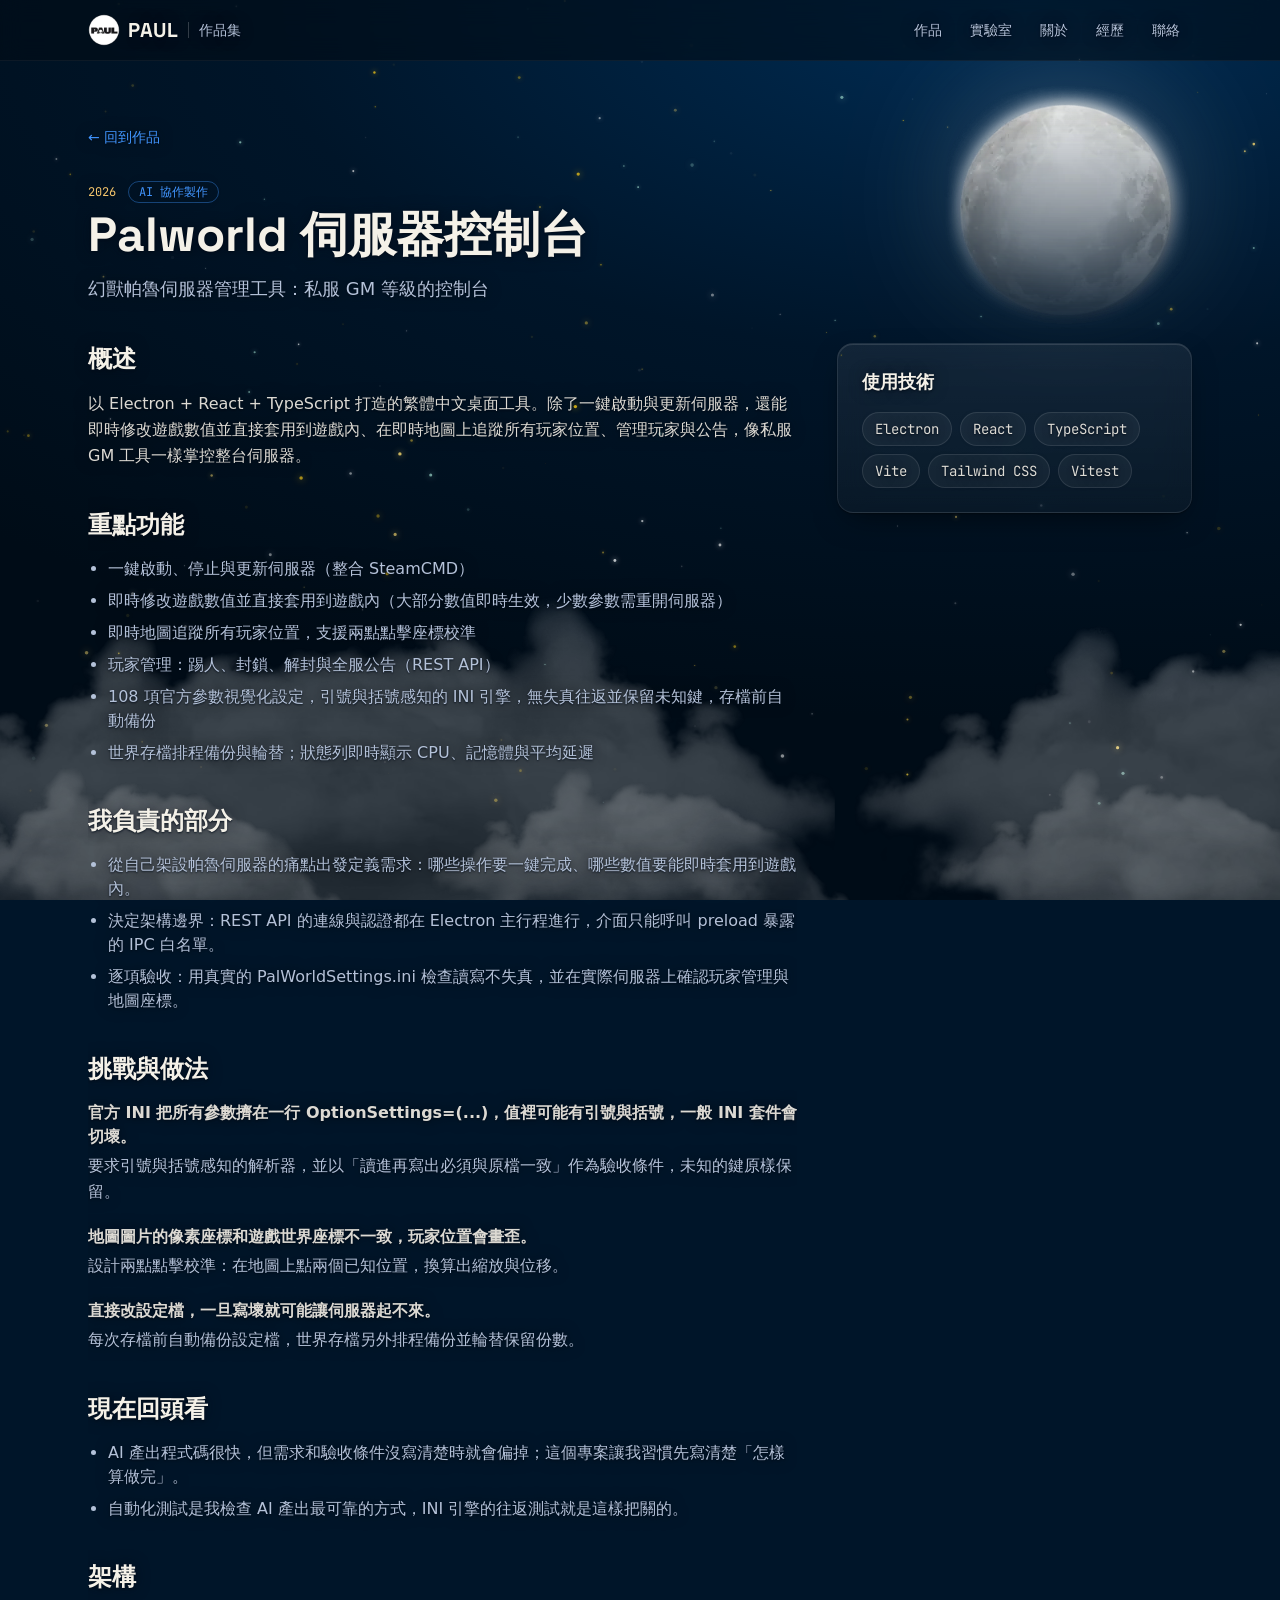
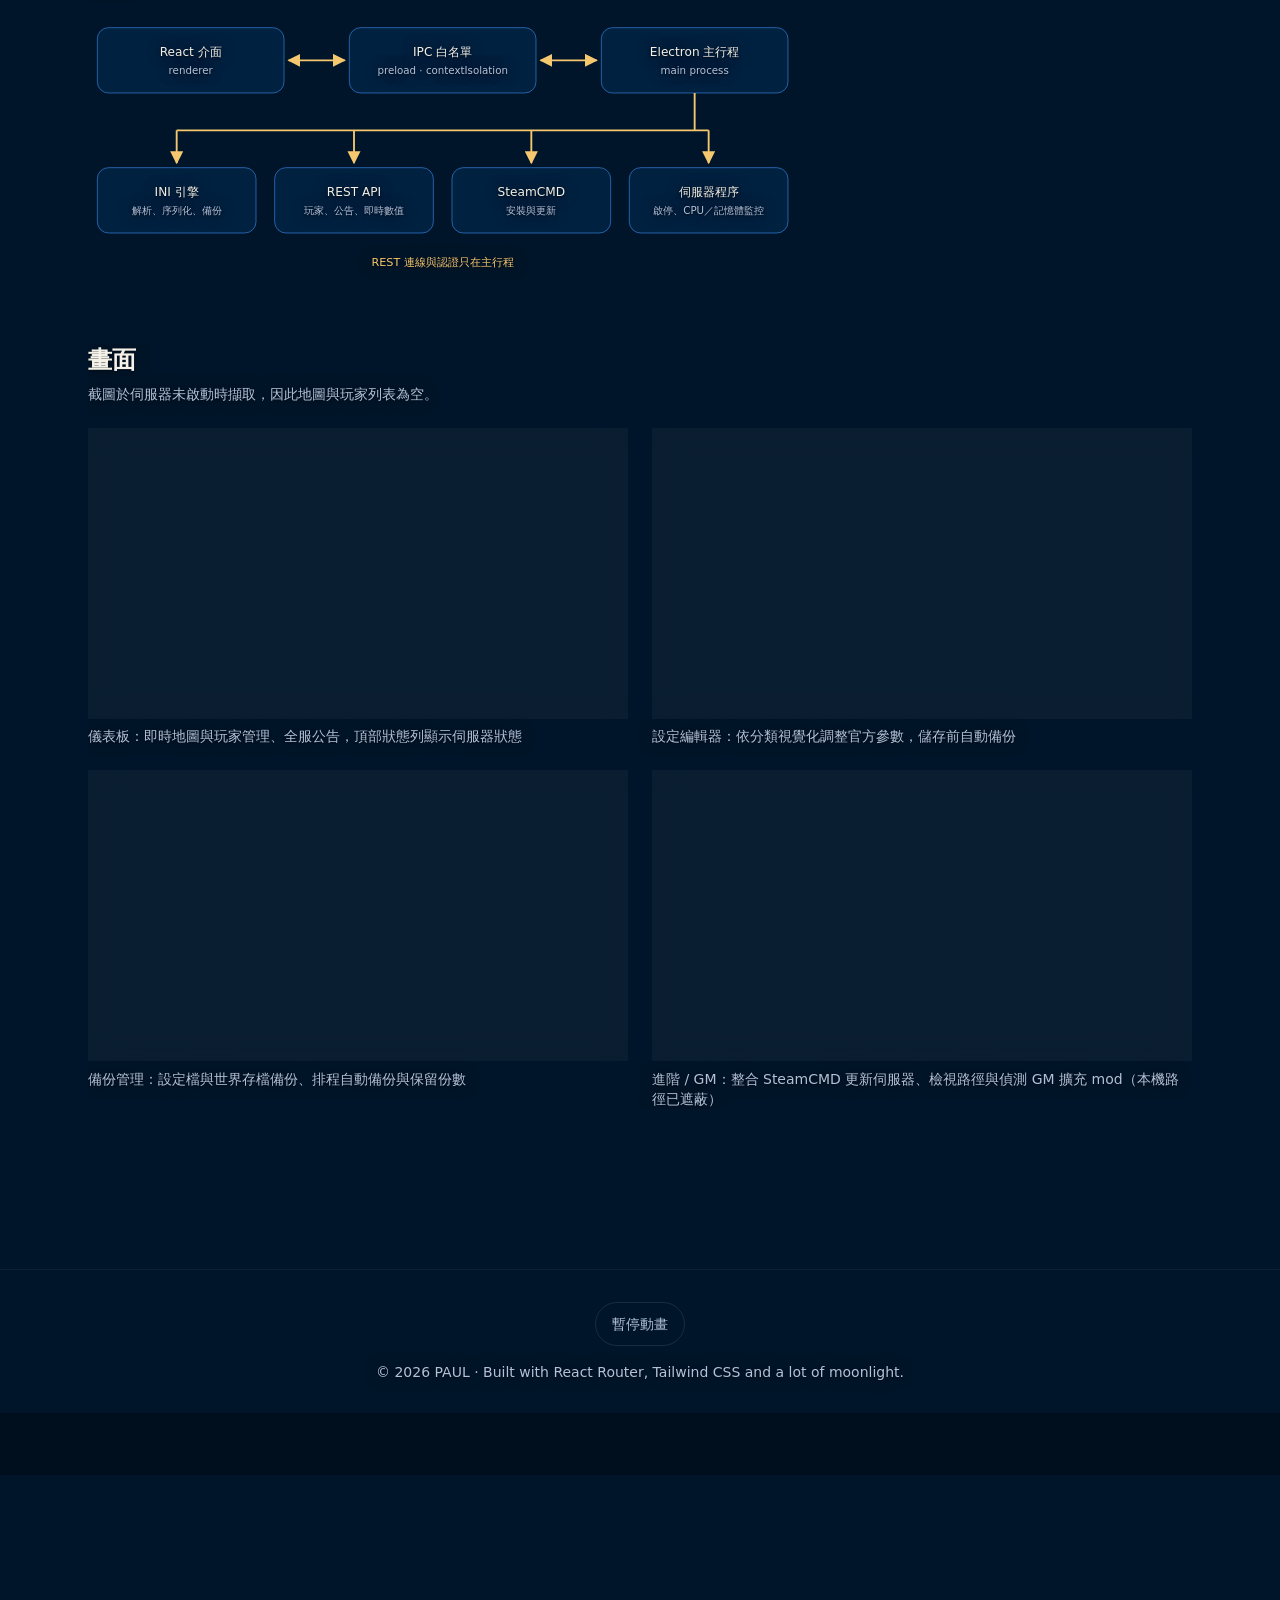
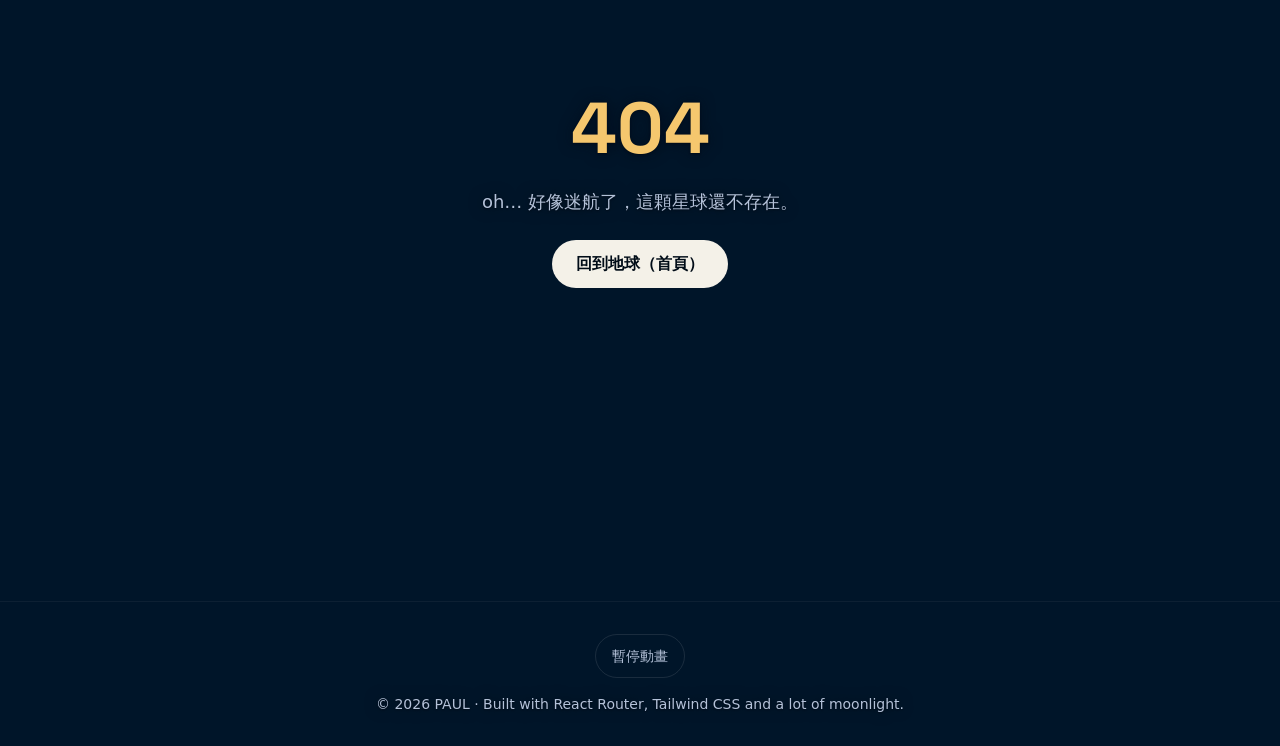
<file: projects/palserver/index.html>
<!DOCTYPE html><html lang="zh-Hant-TW"><head><meta charSet="utf-8"/><meta name="viewport" content="width=device-width, initial-scale=1"/><link rel="preload" as="image" imageSrcSet="/images/moon-320.webp 320w, /images/moon.webp 640w" imageSizes="(min-width: 640px) min(36vw, 20rem), min(38vw, 10rem)" fetchPriority="high"/><link rel="preload" as="image" href="/images/logo-96.webp"/><meta name="theme-color" content="#001529"/><title>Palworld 伺服器控制台 ｜ PAUL</title><meta name="description" content="幻獸帕魯伺服器管理工具：私服 GM 等級的控制台"/><meta property="og:type" content="website"/><meta property="og:locale" content="zh_TW"/><meta property="og:site_name" content="PAUL"/><meta property="og:title" content="Palworld 伺服器控制台 ｜ PAUL"/><meta property="og:description" content="幻獸帕魯伺服器管理工具：私服 GM 等級的控制台"/><meta property="og:image" content="https://sp112907.github.io/og.png"/><meta property="og:image:width" content="1200"/><meta property="og:image:height" content="630"/><meta property="og:image:alt" content="PAUL 作品集"/><meta name="twitter:card" content="summary_large_image"/><meta property="og:url" content="https://sp112907.github.io/projects/palserver/"/><link rel="canonical" href="https://sp112907.github.io/projects/palserver/"/><link rel="icon" href="/favicon.png" type="image/png"/><link rel="apple-touch-icon" href="/favicon.png"/><link rel="modulepreload" href="/assets/manifest-6546a816.js"/><link rel="modulepreload" href="/assets/entry.client-B5BqJ0xN.js"/><link rel="modulepreload" href="/assets/jsx-runtime-Ch9_1wX5.js"/><link rel="modulepreload" href="/assets/react-dom-DnBz4KIt.js"/><link rel="modulepreload" href="/assets/root-0bJkDHz4.js"/><link rel="modulepreload" href="/assets/site-DSFREZqV.js"/><link rel="modulepreload" href="/assets/use-motion-allowed-De_7IsXq.js"/><link rel="modulepreload" href="/assets/profile-Dg-Nd1kG.js"/><link rel="modulepreload" href="/assets/moon-layout-Ddujqy3C.js"/><link rel="modulepreload" href="/assets/use-scroll-lock-DDJBdX3m.js"/><link rel="modulepreload" href="/assets/storage-DFMcvQ_6.js"/><link rel="modulepreload" href="/assets/project-Ggzyc9lA.js"/><link rel="modulepreload" href="/assets/projects-BpnO1Q8g.js"/><link rel="modulepreload" href="/assets/authorship-badge-CWkJg8IF.js"/><link rel="modulepreload" href="/assets/seo-BEEh9Qex.js"/><link rel="modulepreload" href="/assets/not-found-CDmlfTd8.js"/><script>try{if(localStorage.getItem("paul:motion-paused")==="1")document.documentElement.dataset.motion="paused"}catch(e){}</script><link rel="stylesheet" href="/assets/root-BbkcwzlA.css"/></head><body><a href="#main" class="sr-only focus:not-sr-only focus:fixed focus:left-4 focus:top-4 focus:z-50 focus:rounded-md focus:bg-night-800 focus:px-4 focus:py-2">跳到主要內容</a><div aria-hidden="true" class="pointer-events-none fixed inset-0 -z-10 overflow-hidden bg-[radial-gradient(120%_80%_at_80%_0%,#002d55_0%,#001529_50%,#000c17_100%)]"><canvas class="absolute inset-0 h-full w-full"></canvas><div id="sky-flyers" class="absolute inset-0"></div><div class="absolute right-4 top-[4.75rem] z-[2] w-[38vw] max-w-[10rem] sm:right-[4vw] sm:top-[6vh] sm:w-[min(36vw,20rem)] sm:max-w-none"><div aria-hidden="true" class="absolute inset-[18%] rounded-full bg-night-900 shadow-[0_0_6px_2px_var(--color-night-900)]"></div><img id="night-moon" src="/images/moon.webp" srcSet="/images/moon-320.webp 320w, /images/moon.webp 640w" sizes="(min-width: 640px) min(36vw, 20rem), min(38vw, 10rem)" alt="" width="640" height="640" decoding="async" fetchPriority="high" class="relative block w-full drop-shadow-[0_0_60px_rgba(244,241,232,0.35)]"/></div></div><header class="sticky top-0 z-30 border-b border-white/5 bg-night-950/60 backdrop-blur-md"><div class="mx-auto flex max-w-6xl items-center justify-between gap-2 px-5 py-3 sm:gap-4 sm:px-6"><a aria-label="PAUL 作品集 首頁" class="shimmer flex min-h-11 shrink-0 items-center gap-2 font-display text-xl font-bold tracking-wide sm:min-h-0" href="/" data-discover="true"><img src="/images/logo-96.webp" alt="" width="32" height="32" class="h-8 w-8 rounded-full"/><span>PAUL</span><span aria-hidden="true" class="mx-0.5 h-4 w-px bg-white/20"></span><span class="font-sans text-sm font-medium tracking-normal text-muted">作品集</span></a><nav aria-label="主要導覽" class="hidden sm:block"><ul class="flex whitespace-nowrap text-sm sm:gap-1"><li><a href="/#projects" class="group block rounded-full px-2 py-2 text-muted sm:px-3 transition-colors hover:bg-white/5 hover:text-moon"><span class="shimmer-title">作品</span></a></li><li><a href="/#lab" class="group block rounded-full px-2 py-2 text-muted sm:px-3 transition-colors hover:bg-white/5 hover:text-moon"><span class="shimmer-title">實驗室</span></a></li><li><a href="/#about" class="group block rounded-full px-2 py-2 text-muted sm:px-3 transition-colors hover:bg-white/5 hover:text-moon"><span class="shimmer-title">關於</span></a></li><li><a href="/#experience" class="group block rounded-full px-2 py-2 text-muted sm:px-3 transition-colors hover:bg-white/5 hover:text-moon"><span class="shimmer-title">經歷</span></a></li><li><a href="/#contact" class="group block rounded-full px-2 py-2 text-muted sm:px-3 transition-colors hover:bg-white/5 hover:text-moon"><span class="shimmer-title">聯絡</span></a></li></ul></nav><button type="button" aria-label="開啟選單" aria-expanded="false" aria-controls="mobile-menu" class="glow-edge flex h-11 w-11 items-center justify-center rounded-full text-moon hover:bg-white/10 press:scale-[0.98] transition-transform sm:hidden"><svg aria-hidden="true" viewBox="0 0 24 24" width="24" height="24" fill="none" stroke="currentColor" stroke-width="2" stroke-linecap="round"><path d="M4 7h16M4 12h16M4 17h16"></path></svg></button><dialog id="mobile-menu" aria-label="選單" class="fixed inset-0 m-0 h-dvh max-h-none w-full max-w-none flex-col overscroll-contain border-0 bg-night-900/90 p-0 text-moon backdrop-blur-xl backdrop:bg-transparent open:flex sm:hidden"><div class="flex justify-end px-5 pt-3"><button type="button" aria-label="關閉選單" class="glow-edge flex h-11 w-11 items-center justify-center rounded-full text-moon hover:bg-white/10 press:scale-[0.98] transition-transform"><svg aria-hidden="true" viewBox="0 0 24 24" width="24" height="24" fill="none" stroke="currentColor" stroke-width="2" stroke-linecap="round"><path d="M6 6l12 12M18 6L6 18"></path></svg></button></div><nav aria-label="手機導覽" class="flex flex-1 flex-col justify-center px-8"><ul class="space-y-2"><li><a href="/#projects" style="--menu-i:0" class="group flex min-h-11 items-center py-2 font-display text-3xl font-bold text-moon hover:text-star press:scale-[0.98] transition-transform menu-stagger"><span class="shimmer-title">作品</span></a></li><li><a href="/#lab" style="--menu-i:1" class="group flex min-h-11 items-center py-2 font-display text-3xl font-bold text-moon hover:text-star press:scale-[0.98] transition-transform menu-stagger"><span class="shimmer-title">實驗室</span></a></li><li><a href="/#about" style="--menu-i:2" class="group flex min-h-11 items-center py-2 font-display text-3xl font-bold text-moon hover:text-star press:scale-[0.98] transition-transform menu-stagger"><span class="shimmer-title">關於</span></a></li><li><a href="/#experience" style="--menu-i:3" class="group flex min-h-11 items-center py-2 font-display text-3xl font-bold text-moon hover:text-star press:scale-[0.98] transition-transform menu-stagger"><span class="shimmer-title">經歷</span></a></li><li><a href="/#contact" style="--menu-i:4" class="group flex min-h-11 items-center py-2 font-display text-3xl font-bold text-moon hover:text-star press:scale-[0.98] transition-transform menu-stagger"><span class="shimmer-title">聯絡</span></a></li></ul></nav><div class="px-8 pb-10"><p class="inline-flex items-center gap-2 rounded-full border border-emerald-300/30 bg-emerald-300/10 px-4 py-1.5 text-sm text-emerald-200"><span aria-hidden="true" class="h-2 w-2 shrink-0 rounded-full bg-emerald-300 shadow-[0_0_10px] shadow-emerald-300"></span>正在尋找 Senior Software Engineer 機會（台中／遠端）</p></div></dialog></div></header><main id="main" class="mx-auto max-w-6xl px-5 sm:px-6"><article class="py-16"><a class="shimmer text-sm text-ice underline-offset-4 hover:underline" href="/#projects" data-discover="true">← 回到作品</a><header class="mt-8 max-w-3xl"><p class="flex items-center gap-3 font-mono text-xs text-star">2026<span data-authorship="ai" class="inline-block rounded-full border px-2.5 py-0.5 font-mono text-xs border-ice/40 text-ice">AI 協作製作</span></p><h1 class="mt-2 font-display text-4xl font-bold sm:text-5xl">Palworld 伺服器控制台</h1><p class="mt-4 text-lg text-muted">幻獸帕魯伺服器管理工具：私服 GM 等級的控制台</p></header><div class="mt-10 grid gap-10 lg:grid-cols-[2fr_1fr]"><section aria-labelledby="overview-title" class="min-w-0"><h2 id="overview-title" class="font-display text-2xl font-semibold">概述</h2><p class="mt-4 leading-relaxed text-moon/90">以 Electron + React + TypeScript 打造的繁體中文桌面工具。除了一鍵啟動與更新伺服器，還能即時修改遊戲數值並直接套用到遊戲內、在即時地圖上追蹤所有玩家位置、管理玩家與公告，像私服 GM 工具一樣掌控整台伺服器。</p><div class="[content-visibility:auto] [contain-intrinsic-size:auto_900px]"><h2 class="mt-10 font-display text-2xl font-semibold">重點功能</h2><ul class="mt-4 list-disc space-y-2 pl-5 text-muted"><li>一鍵啟動、停止與更新伺服器（整合 SteamCMD）</li><li>即時修改遊戲數值並直接套用到遊戲內（大部分數值即時生效，少數參數需重開伺服器）</li><li>即時地圖追蹤所有玩家位置，支援兩點點擊座標校準</li><li>玩家管理：踢人、封鎖、解封與全服公告（REST API）</li><li>108 項官方參數視覺化設定，引號與括號感知的 INI 引擎，無失真往返並保留未知鍵，存檔前自動備份</li><li>世界存檔排程備份與輪替；狀態列即時顯示 CPU、記憶體與平均延遲</li></ul><h2 class="mt-10 font-display text-2xl font-semibold">我負責的部分</h2><ul class="mt-4 list-disc space-y-2 pl-5 text-muted"><li>從自己架設帕魯伺服器的痛點出發定義需求：哪些操作要一鍵完成、哪些數值要能即時套用到遊戲內。</li><li>決定架構邊界：REST API 的連線與認證都在 Electron 主行程進行，介面只能呼叫 preload 暴露的 IPC 白名單。</li><li>逐項驗收：用真實的 PalWorldSettings.ini 檢查讀寫不失真，並在實際伺服器上確認玩家管理與地圖座標。</li></ul><h2 class="mt-10 font-display text-2xl font-semibold">挑戰與做法</h2><dl class="mt-4 space-y-5"><div><dt class="font-semibold text-moon/90">官方 INI 把所有參數擠在一行 OptionSettings=(...)，值裡可能有引號與括號，一般 INI 套件會切壞。</dt><dd class="mt-1 leading-relaxed text-muted">要求引號與括號感知的解析器，並以「讀進再寫出必須與原檔一致」作為驗收條件，未知的鍵原樣保留。</dd></div><div><dt class="font-semibold text-moon/90">地圖圖片的像素座標和遊戲世界座標不一致，玩家位置會畫歪。</dt><dd class="mt-1 leading-relaxed text-muted">設計兩點點擊校準：在地圖上點兩個已知位置，換算出縮放與位移。</dd></div><div><dt class="font-semibold text-moon/90">直接改設定檔，一旦寫壞就可能讓伺服器起不來。</dt><dd class="mt-1 leading-relaxed text-muted">每次存檔前自動備份設定檔，世界存檔另外排程備份並輪替保留份數。</dd></div></dl><h2 class="mt-10 font-display text-2xl font-semibold">現在回頭看</h2><ul class="mt-4 list-disc space-y-2 pl-5 text-muted"><li>AI 產出程式碼很快，但需求和驗收條件沒寫清楚時就會偏掉；這個專案讓我習慣先寫清楚「怎樣算做完」。</li><li>自動化測試是我檢查 AI 產出最可靠的方式，INI 引擎的往返測試就是這樣把關的。</li></ul><h2 class="mt-10 font-display text-2xl font-semibold">架構</h2><div class="mt-4"><figure class="overflow-x-auto" tabindex="0" aria-label="架構圖（可左右捲動）"><svg viewBox="0 0 760 290" role="img" aria-labelledby="palserver-diagram-title" class="min-w-[36rem]"><title id="palserver-diagram-title">Palworld 伺服器控制台架構：React 介面經由 IPC 白名單（preload 與 contextIsolation）與 Electron 主行程雙向溝通；主行程負責 INI 引擎、REST API、SteamCMD 與伺服器程序；REST 連線與認證只在主行程</title><defs><marker id="arrow-pal" viewBox="0 0 10 10" refX="9" refY="5" markerWidth="7" markerHeight="7" orient="auto-start-reverse"><path d="M0 0L10 5L0 10z" fill="#f5c76e"></path></marker></defs><g><rect x="10" y="20" width="200" height="70" rx="12" class="fill-[#002140] stroke-[#4096ff]/60"></rect><text x="110" y="50" text-anchor="middle" class="fill-[#f4f1e8] text-[13px]">React 介面</text><text x="110" y="70" text-anchor="middle" class="fill-[#b4c2d9] text-[11px]">renderer</text></g><g><rect x="280" y="20" width="200" height="70" rx="12" class="fill-[#002140] stroke-[#4096ff]/60"></rect><text x="380" y="50" text-anchor="middle" class="fill-[#f4f1e8] text-[13px]">IPC 白名單</text><text x="380" y="70" text-anchor="middle" class="fill-[#b4c2d9] text-[11px]">preload · contextIsolation</text></g><g><rect x="550" y="20" width="200" height="70" rx="12" class="fill-[#002140] stroke-[#4096ff]/60"></rect><text x="650" y="50" text-anchor="middle" class="fill-[#f4f1e8] text-[13px]">Electron 主行程</text><text x="650" y="70" text-anchor="middle" class="fill-[#b4c2d9] text-[11px]">main process</text></g><path d="M215 55H275" stroke="#f5c76e" stroke-width="2" marker-start="url(#arrow-pal)" marker-end="url(#arrow-pal)"></path><path d="M485 55H545" stroke="#f5c76e" stroke-width="2" marker-start="url(#arrow-pal)" marker-end="url(#arrow-pal)"></path><path d="M650 90V130H95M650 130H665" stroke="#f5c76e" stroke-width="2" fill="none"></path><g><path d="M95 130V165" stroke="#f5c76e" stroke-width="2" marker-end="url(#arrow-pal)"></path><rect x="10" y="170" width="170" height="70" rx="12" class="fill-[#002140] stroke-[#4096ff]/60"></rect><text x="95" y="200" text-anchor="middle" class="fill-[#f4f1e8] text-[13px]">INI 引擎</text><text x="95" y="220" text-anchor="middle" class="fill-[#b4c2d9] text-[11px]">解析、序列化、備份</text></g><g><path d="M285 130V165" stroke="#f5c76e" stroke-width="2" marker-end="url(#arrow-pal)"></path><rect x="200" y="170" width="170" height="70" rx="12" class="fill-[#002140] stroke-[#4096ff]/60"></rect><text x="285" y="200" text-anchor="middle" class="fill-[#f4f1e8] text-[13px]">REST API</text><text x="285" y="220" text-anchor="middle" class="fill-[#b4c2d9] text-[11px]">玩家、公告、即時數值</text></g><g><path d="M475 130V165" stroke="#f5c76e" stroke-width="2" marker-end="url(#arrow-pal)"></path><rect x="390" y="170" width="170" height="70" rx="12" class="fill-[#002140] stroke-[#4096ff]/60"></rect><text x="475" y="200" text-anchor="middle" class="fill-[#f4f1e8] text-[13px]">SteamCMD</text><text x="475" y="220" text-anchor="middle" class="fill-[#b4c2d9] text-[11px]">安裝與更新</text></g><g><path d="M665 130V165" stroke="#f5c76e" stroke-width="2" marker-end="url(#arrow-pal)"></path><rect x="580" y="170" width="170" height="70" rx="12" class="fill-[#002140] stroke-[#4096ff]/60"></rect><text x="665" y="200" text-anchor="middle" class="fill-[#f4f1e8] text-[13px]">伺服器程序</text><text x="665" y="220" text-anchor="middle" class="fill-[#b4c2d9] text-[11px]">啟停、CPU／記憶體監控</text></g><text x="380" y="275" text-anchor="middle" class="fill-[#f5c76e] text-[12px]">REST 連線與認證只在主行程</text></svg></figure></div></div></section><aside class="glass-card h-fit min-w-0 rounded-2xl p-6 [content-visibility:auto] [contain-intrinsic-size:auto_900px]" aria-labelledby="tech-title"><h2 id="tech-title" class="font-display text-lg font-semibold">使用技術</h2><div class="mt-4"><ul aria-label="Palworld 伺服器控制台 使用技術" class="flex flex-wrap gap-2"><li class="glow-edge glow-edge--sm rounded-full border border-white/10 bg-white/5 font-mono text-moon/90 px-3 py-1.5 text-sm">Electron</li><li class="glow-edge glow-edge--sm rounded-full border border-white/10 bg-white/5 font-mono text-moon/90 px-3 py-1.5 text-sm">React</li><li class="glow-edge glow-edge--sm rounded-full border border-white/10 bg-white/5 font-mono text-moon/90 px-3 py-1.5 text-sm">TypeScript</li><li class="glow-edge glow-edge--sm rounded-full border border-white/10 bg-white/5 font-mono text-moon/90 px-3 py-1.5 text-sm">Vite</li><li class="glow-edge glow-edge--sm rounded-full border border-white/10 bg-white/5 font-mono text-moon/90 px-3 py-1.5 text-sm">Tailwind CSS</li><li class="glow-edge glow-edge--sm rounded-full border border-white/10 bg-white/5 font-mono text-moon/90 px-3 py-1.5 text-sm">Vitest</li></ul></div></aside></div><section aria-labelledby="gallery-title" class="mt-16 [content-visibility:auto] [contain-intrinsic-size:auto_900px]"><h2 id="gallery-title" class="font-display text-2xl font-semibold">畫面</h2><p class="mt-2 text-sm text-muted">截圖於伺服器未啟動時擷取，因此地圖與玩家列表為空。</p><ul class="mt-6 grid gap-6 sm:grid-cols-2"><li><figure><button type="button" aria-label="放大檢視：儀表板：即時地圖與玩家管理、全服公告，頂部狀態列顯示伺服器狀態" class="glass block w-full overflow-hidden rounded-2xl focus-visible:outline-2 focus-visible:outline-star"><img src="/images/projects/palserver/dashboard.webp" srcSet="/images/projects/palserver/dashboard-720.webp 720w, /images/projects/palserver/dashboard.webp 1440w" sizes="(min-width: 640px) 50vw, 100vw" alt="儀表板：即時地圖與玩家管理、全服公告，頂部狀態列顯示伺服器狀態" width="1440" height="771" loading="lazy" class="h-auto w-full transition-transform duration-500 hover:scale-105"/></button><figcaption class="mt-2 text-sm text-muted">儀表板：即時地圖與玩家管理、全服公告，頂部狀態列顯示伺服器狀態</figcaption></figure></li><li><figure><button type="button" aria-label="放大檢視：設定編輯器：依分類視覺化調整官方參數，儲存前自動備份" class="glass block w-full overflow-hidden rounded-2xl focus-visible:outline-2 focus-visible:outline-star"><img src="/images/projects/palserver/settings.webp" srcSet="/images/projects/palserver/settings-720.webp 720w, /images/projects/palserver/settings.webp 1440w" sizes="(min-width: 640px) 50vw, 100vw" alt="設定編輯器：依分類視覺化調整官方參數，儲存前自動備份" width="1440" height="771" loading="lazy" class="h-auto w-full transition-transform duration-500 hover:scale-105"/></button><figcaption class="mt-2 text-sm text-muted">設定編輯器：依分類視覺化調整官方參數，儲存前自動備份</figcaption></figure></li><li><figure><button type="button" aria-label="放大檢視：備份管理：設定檔與世界存檔備份、排程自動備份與保留份數" class="glass block w-full overflow-hidden rounded-2xl focus-visible:outline-2 focus-visible:outline-star"><img src="/images/projects/palserver/backup.webp" srcSet="/images/projects/palserver/backup-720.webp 720w, /images/projects/palserver/backup.webp 1440w" sizes="(min-width: 640px) 50vw, 100vw" alt="備份管理：設定檔與世界存檔備份、排程自動備份與保留份數" width="1440" height="771" loading="lazy" class="h-auto w-full transition-transform duration-500 hover:scale-105"/></button><figcaption class="mt-2 text-sm text-muted">備份管理：設定檔與世界存檔備份、排程自動備份與保留份數</figcaption></figure></li><li><figure><button type="button" aria-label="放大檢視：進階 / GM：整合 SteamCMD 更新伺服器、檢視路徑與偵測 GM 擴充 mod（本機路徑已遮蔽）" class="glass block w-full overflow-hidden rounded-2xl focus-visible:outline-2 focus-visible:outline-star"><img src="/images/projects/palserver/advanced.webp" srcSet="/images/projects/palserver/advanced-720.webp 720w, /images/projects/palserver/advanced.webp 1440w" sizes="(min-width: 640px) 50vw, 100vw" alt="進階 / GM：整合 SteamCMD 更新伺服器、檢視路徑與偵測 GM 擴充 mod（本機路徑已遮蔽）" width="1440" height="771" loading="lazy" class="h-auto w-full transition-transform duration-500 hover:scale-105"/></button><figcaption class="mt-2 text-sm text-muted">進階 / GM：整合 SteamCMD 更新伺服器、檢視路徑與偵測 GM 擴充 mod（本機路徑已遮蔽）</figcaption></figure></li></ul><dialog aria-labelledby="_R_3m35_" class="m-auto w-[min(96vw,80rem)] max-w-none bg-transparent p-0 text-moon backdrop:bg-black/80"></dialog></section></article></main><footer class="mt-24 flex flex-col items-center gap-4 border-t border-white/5 px-4 py-8 text-center text-sm text-muted"><button type="button" aria-pressed="false" class="min-h-11 rounded-full border border-white/10 px-4 py-2 text-sm text-muted transition-[color,background-color,scale] hover:bg-white/5 hover:text-moon press:scale-[0.98]">暫停動畫</button><p>© <!-- -->2026<!-- --> PAUL · Built with React Router, Tailwind CSS and a lot of moonlight.</p></footer><script>((storageKey, restoreKey) => {
		if (!window.history.state || !window.history.state.key) {
			let key = Math.random().toString(32).slice(2);
			window.history.replaceState({ key }, "");
		}
		try {
			let storedY = JSON.parse(sessionStorage.getItem(storageKey) || "{}")[restoreKey || window.history.state.key];
			if (typeof storedY === "number") window.scrollTo(0, storedY);
		} catch (error) {
			console.error(error);
			sessionStorage.removeItem(storageKey);
		}
	})("react-router-scroll-positions", null)</script><script>window.__reactRouterContext = {"basename":"/","future":{"unstable_enableNodeReadableStream":false,"unstable_optimizeDeps":false},"routeDiscovery":{"mode":"initial"},"ssr":false,"isSpaMode":false};window.__reactRouterContext.stream = new ReadableStream({start(controller){window.__reactRouterContext.streamController = controller;}}).pipeThrough(new TextEncoderStream());</script><script type="module" async="">import "/assets/manifest-6546a816.js";
import * as route0 from "/assets/root-0bJkDHz4.js";
import * as route1 from "/assets/project-Ggzyc9lA.js";
  
  window.__reactRouterRouteModules = {"root":route0,"routes/project":route1};

import("/assets/entry.client-B5BqJ0xN.js");</script><!--$?--><template id="B:0"></template><!--/$--><script id="_R_">requestAnimationFrame(function(){$RT=performance.now()});</script><div hidden id="S:0"><script>window.__reactRouterContext.streamController.enqueue("[{\"_1\":2,\"_3\":-5,\"_4\":-5},\"loaderData\",{},\"actionData\",\"errors\"]\n");</script><!--$?--><template id="B:1"></template><!--/$--></div><script>$RB=[];$RV=function(a){$RT=performance.now();for(var b=0;b<a.length;b+=2){var c=a[b],e=a[b+1];null!==e.parentNode&&e.parentNode.removeChild(e);var f=c.parentNode;if(f){var g=c.previousSibling,h=0;do{if(c&&8===c.nodeType){var d=c.data;if("/$"===d||"/&"===d)if(0===h)break;else h--;else"$"!==d&&"$?"!==d&&"$~"!==d&&"$!"!==d&&"&"!==d||h++}d=c.nextSibling;f.removeChild(c);c=d}while(c);for(;e.firstChild;)f.insertBefore(e.firstChild,c);g.data="$";g._reactRetry&&requestAnimationFrame(g._reactRetry)}}a.length=0};
$RC=function(a,b){if(b=document.getElementById(b))(a=document.getElementById(a))?(a.previousSibling.data="$~",$RB.push(a,b),2===$RB.length&&("number"!==typeof $RT?requestAnimationFrame($RV.bind(null,$RB)):(a=performance.now(),setTimeout($RV.bind(null,$RB),2300>a&&2E3<a?2300-a:$RT+300-a)))):b.parentNode.removeChild(b)};$RC("B:0","S:0")</script><div hidden id="S:1"><script>window.__reactRouterContext.streamController.close();</script></div><script>$RC("B:1","S:1")</script></body></html>
</file>
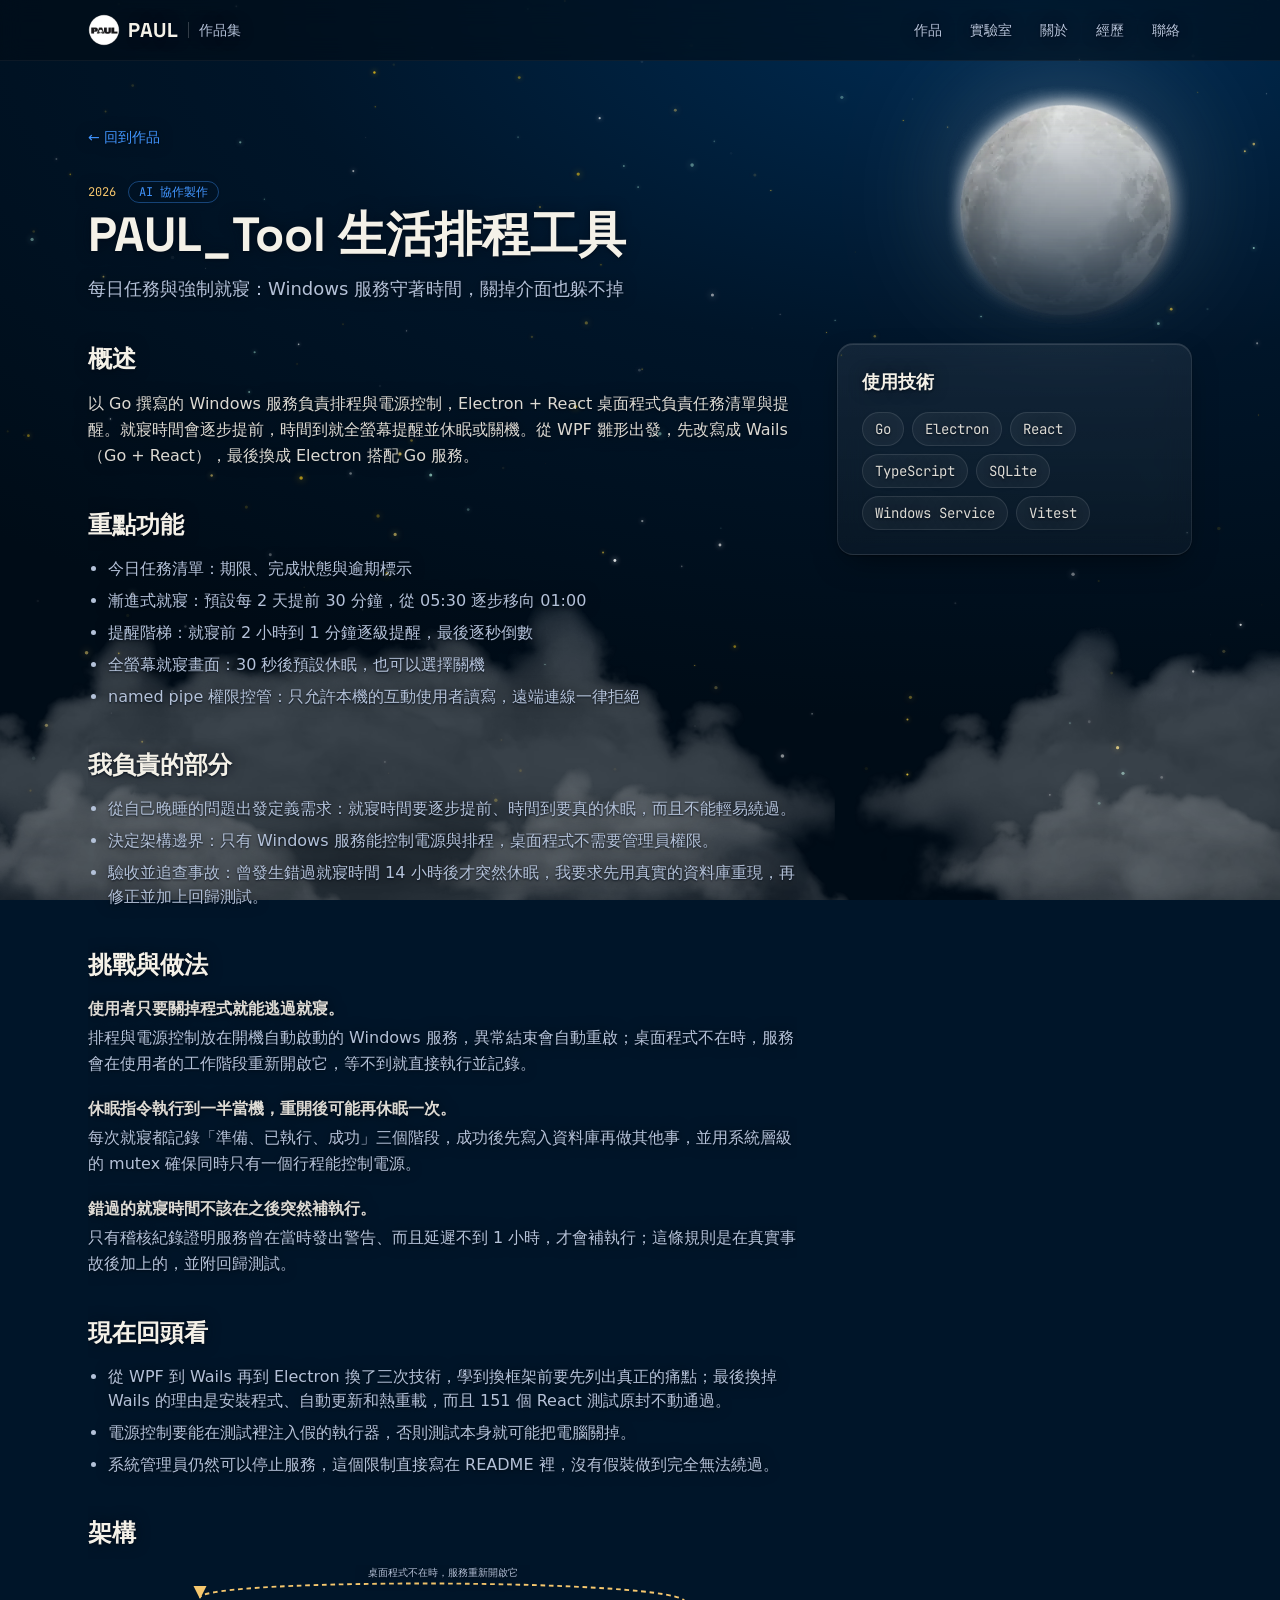
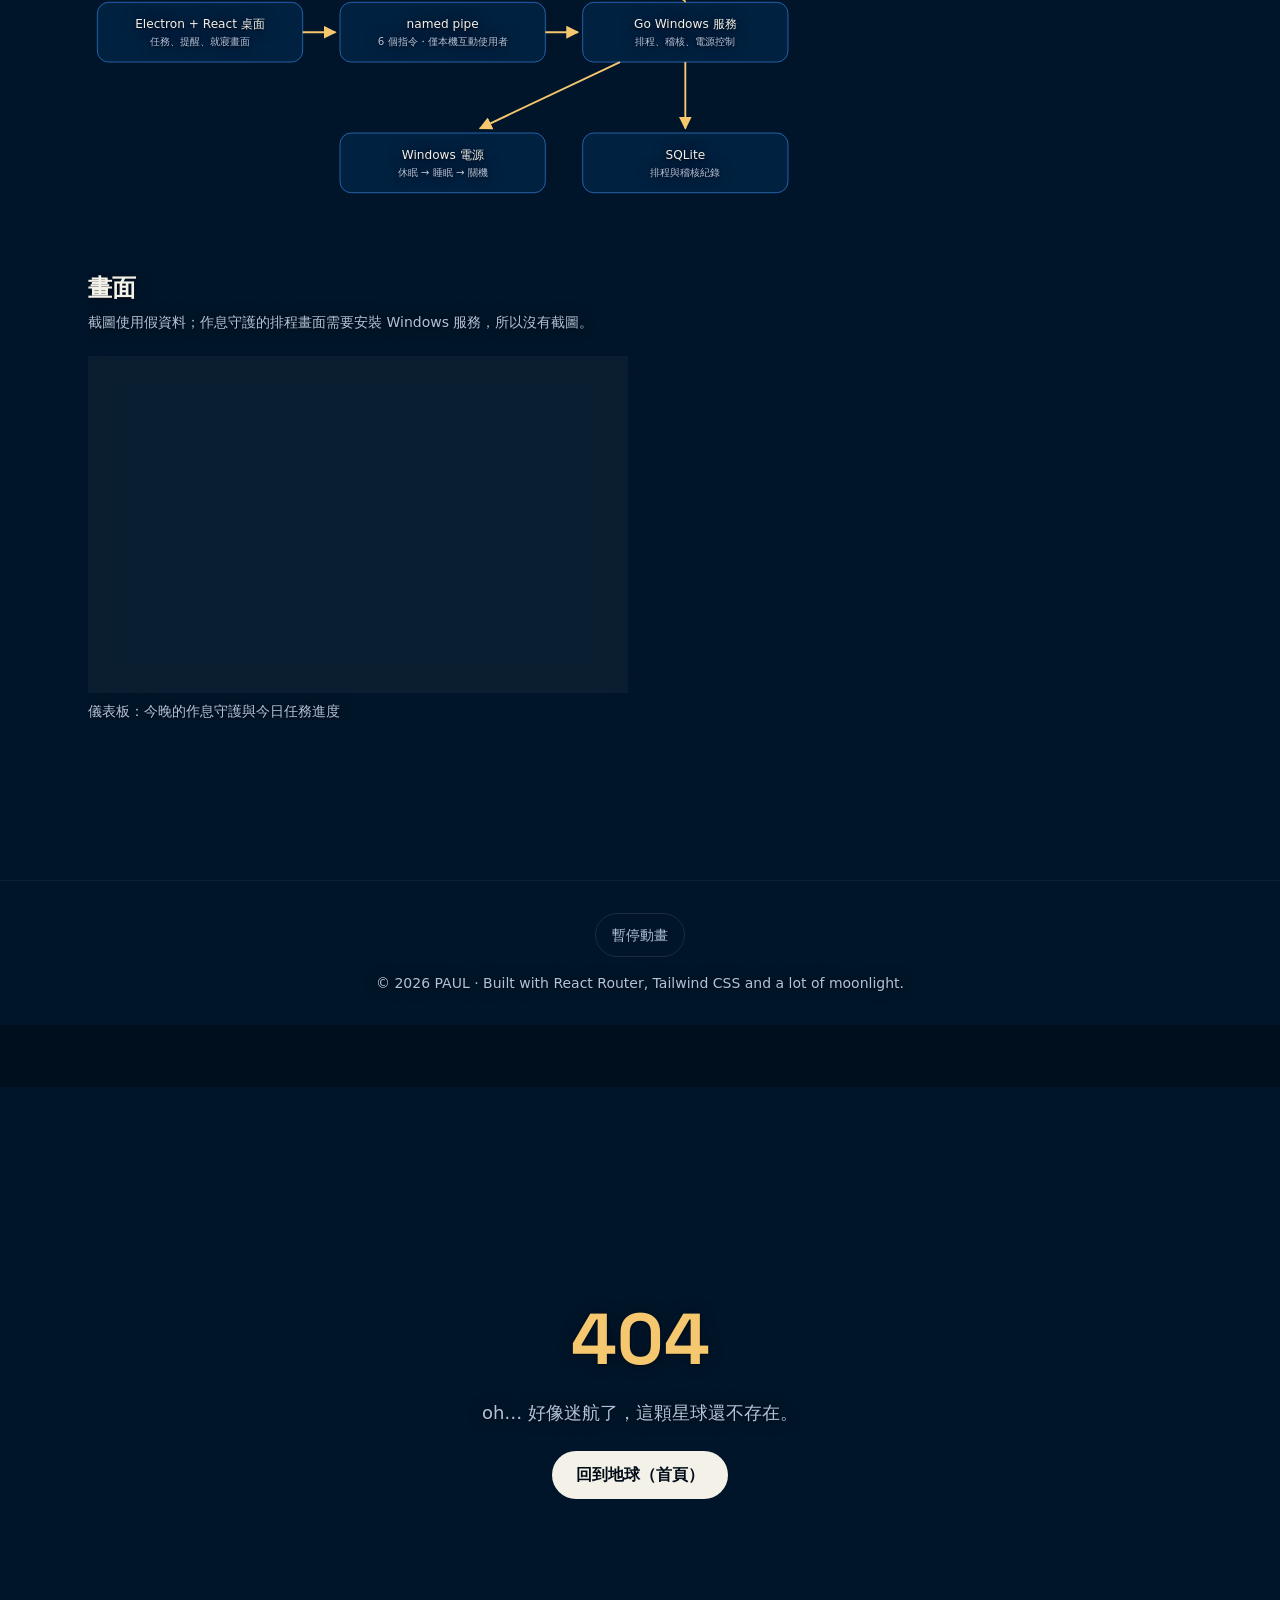
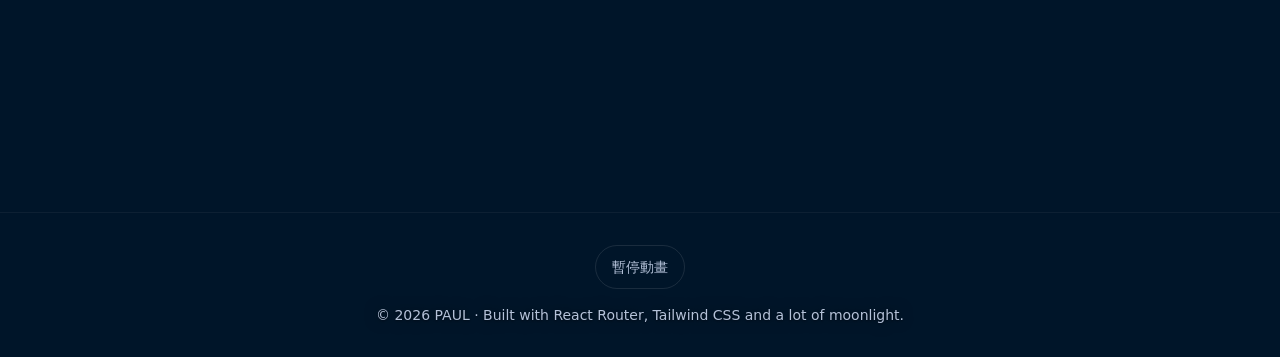
<file: projects/paul-tool/index.html>
<!DOCTYPE html><html lang="zh-Hant-TW"><head><meta charSet="utf-8"/><meta name="viewport" content="width=device-width, initial-scale=1"/><link rel="preload" as="image" imageSrcSet="/images/moon-320.webp 320w, /images/moon.webp 640w" imageSizes="(min-width: 640px) min(36vw, 20rem), min(38vw, 10rem)" fetchPriority="high"/><link rel="preload" as="image" href="/images/logo-96.webp"/><meta name="theme-color" content="#001529"/><title>PAUL_Tool 生活排程工具 ｜ PAUL</title><meta name="description" content="每日任務與強制就寢：Windows 服務守著時間，關掉介面也躲不掉"/><meta property="og:type" content="website"/><meta property="og:locale" content="zh_TW"/><meta property="og:site_name" content="PAUL"/><meta property="og:title" content="PAUL_Tool 生活排程工具 ｜ PAUL"/><meta property="og:description" content="每日任務與強制就寢：Windows 服務守著時間，關掉介面也躲不掉"/><meta property="og:image" content="https://sp112907.github.io/og.png"/><meta property="og:image:width" content="1200"/><meta property="og:image:height" content="630"/><meta property="og:image:alt" content="PAUL 作品集"/><meta name="twitter:card" content="summary_large_image"/><meta property="og:url" content="https://sp112907.github.io/projects/paul-tool/"/><link rel="canonical" href="https://sp112907.github.io/projects/paul-tool/"/><link rel="icon" href="/favicon.png" type="image/png"/><link rel="apple-touch-icon" href="/favicon.png"/><link rel="modulepreload" href="/assets/manifest-6546a816.js"/><link rel="modulepreload" href="/assets/entry.client-B5BqJ0xN.js"/><link rel="modulepreload" href="/assets/jsx-runtime-Ch9_1wX5.js"/><link rel="modulepreload" href="/assets/react-dom-DnBz4KIt.js"/><link rel="modulepreload" href="/assets/root-0bJkDHz4.js"/><link rel="modulepreload" href="/assets/site-DSFREZqV.js"/><link rel="modulepreload" href="/assets/use-motion-allowed-De_7IsXq.js"/><link rel="modulepreload" href="/assets/profile-Dg-Nd1kG.js"/><link rel="modulepreload" href="/assets/moon-layout-Ddujqy3C.js"/><link rel="modulepreload" href="/assets/use-scroll-lock-DDJBdX3m.js"/><link rel="modulepreload" href="/assets/storage-DFMcvQ_6.js"/><link rel="modulepreload" href="/assets/project-Ggzyc9lA.js"/><link rel="modulepreload" href="/assets/projects-BpnO1Q8g.js"/><link rel="modulepreload" href="/assets/authorship-badge-CWkJg8IF.js"/><link rel="modulepreload" href="/assets/seo-BEEh9Qex.js"/><link rel="modulepreload" href="/assets/not-found-CDmlfTd8.js"/><script>try{if(localStorage.getItem("paul:motion-paused")==="1")document.documentElement.dataset.motion="paused"}catch(e){}</script><link rel="stylesheet" href="/assets/root-BbkcwzlA.css"/></head><body><a href="#main" class="sr-only focus:not-sr-only focus:fixed focus:left-4 focus:top-4 focus:z-50 focus:rounded-md focus:bg-night-800 focus:px-4 focus:py-2">跳到主要內容</a><div aria-hidden="true" class="pointer-events-none fixed inset-0 -z-10 overflow-hidden bg-[radial-gradient(120%_80%_at_80%_0%,#002d55_0%,#001529_50%,#000c17_100%)]"><canvas class="absolute inset-0 h-full w-full"></canvas><div id="sky-flyers" class="absolute inset-0"></div><div class="absolute right-4 top-[4.75rem] z-[2] w-[38vw] max-w-[10rem] sm:right-[4vw] sm:top-[6vh] sm:w-[min(36vw,20rem)] sm:max-w-none"><div aria-hidden="true" class="absolute inset-[18%] rounded-full bg-night-900 shadow-[0_0_6px_2px_var(--color-night-900)]"></div><img id="night-moon" src="/images/moon.webp" srcSet="/images/moon-320.webp 320w, /images/moon.webp 640w" sizes="(min-width: 640px) min(36vw, 20rem), min(38vw, 10rem)" alt="" width="640" height="640" decoding="async" fetchPriority="high" class="relative block w-full drop-shadow-[0_0_60px_rgba(244,241,232,0.35)]"/></div></div><header class="sticky top-0 z-30 border-b border-white/5 bg-night-950/60 backdrop-blur-md"><div class="mx-auto flex max-w-6xl items-center justify-between gap-2 px-5 py-3 sm:gap-4 sm:px-6"><a aria-label="PAUL 作品集 首頁" class="shimmer flex min-h-11 shrink-0 items-center gap-2 font-display text-xl font-bold tracking-wide sm:min-h-0" href="/" data-discover="true"><img src="/images/logo-96.webp" alt="" width="32" height="32" class="h-8 w-8 rounded-full"/><span>PAUL</span><span aria-hidden="true" class="mx-0.5 h-4 w-px bg-white/20"></span><span class="font-sans text-sm font-medium tracking-normal text-muted">作品集</span></a><nav aria-label="主要導覽" class="hidden sm:block"><ul class="flex whitespace-nowrap text-sm sm:gap-1"><li><a href="/#projects" class="group block rounded-full px-2 py-2 text-muted sm:px-3 transition-colors hover:bg-white/5 hover:text-moon"><span class="shimmer-title">作品</span></a></li><li><a href="/#lab" class="group block rounded-full px-2 py-2 text-muted sm:px-3 transition-colors hover:bg-white/5 hover:text-moon"><span class="shimmer-title">實驗室</span></a></li><li><a href="/#about" class="group block rounded-full px-2 py-2 text-muted sm:px-3 transition-colors hover:bg-white/5 hover:text-moon"><span class="shimmer-title">關於</span></a></li><li><a href="/#experience" class="group block rounded-full px-2 py-2 text-muted sm:px-3 transition-colors hover:bg-white/5 hover:text-moon"><span class="shimmer-title">經歷</span></a></li><li><a href="/#contact" class="group block rounded-full px-2 py-2 text-muted sm:px-3 transition-colors hover:bg-white/5 hover:text-moon"><span class="shimmer-title">聯絡</span></a></li></ul></nav><button type="button" aria-label="開啟選單" aria-expanded="false" aria-controls="mobile-menu" class="glow-edge flex h-11 w-11 items-center justify-center rounded-full text-moon hover:bg-white/10 press:scale-[0.98] transition-transform sm:hidden"><svg aria-hidden="true" viewBox="0 0 24 24" width="24" height="24" fill="none" stroke="currentColor" stroke-width="2" stroke-linecap="round"><path d="M4 7h16M4 12h16M4 17h16"></path></svg></button><dialog id="mobile-menu" aria-label="選單" class="fixed inset-0 m-0 h-dvh max-h-none w-full max-w-none flex-col overscroll-contain border-0 bg-night-900/90 p-0 text-moon backdrop-blur-xl backdrop:bg-transparent open:flex sm:hidden"><div class="flex justify-end px-5 pt-3"><button type="button" aria-label="關閉選單" class="glow-edge flex h-11 w-11 items-center justify-center rounded-full text-moon hover:bg-white/10 press:scale-[0.98] transition-transform"><svg aria-hidden="true" viewBox="0 0 24 24" width="24" height="24" fill="none" stroke="currentColor" stroke-width="2" stroke-linecap="round"><path d="M6 6l12 12M18 6L6 18"></path></svg></button></div><nav aria-label="手機導覽" class="flex flex-1 flex-col justify-center px-8"><ul class="space-y-2"><li><a href="/#projects" style="--menu-i:0" class="group flex min-h-11 items-center py-2 font-display text-3xl font-bold text-moon hover:text-star press:scale-[0.98] transition-transform menu-stagger"><span class="shimmer-title">作品</span></a></li><li><a href="/#lab" style="--menu-i:1" class="group flex min-h-11 items-center py-2 font-display text-3xl font-bold text-moon hover:text-star press:scale-[0.98] transition-transform menu-stagger"><span class="shimmer-title">實驗室</span></a></li><li><a href="/#about" style="--menu-i:2" class="group flex min-h-11 items-center py-2 font-display text-3xl font-bold text-moon hover:text-star press:scale-[0.98] transition-transform menu-stagger"><span class="shimmer-title">關於</span></a></li><li><a href="/#experience" style="--menu-i:3" class="group flex min-h-11 items-center py-2 font-display text-3xl font-bold text-moon hover:text-star press:scale-[0.98] transition-transform menu-stagger"><span class="shimmer-title">經歷</span></a></li><li><a href="/#contact" style="--menu-i:4" class="group flex min-h-11 items-center py-2 font-display text-3xl font-bold text-moon hover:text-star press:scale-[0.98] transition-transform menu-stagger"><span class="shimmer-title">聯絡</span></a></li></ul></nav><div class="px-8 pb-10"><p class="inline-flex items-center gap-2 rounded-full border border-emerald-300/30 bg-emerald-300/10 px-4 py-1.5 text-sm text-emerald-200"><span aria-hidden="true" class="h-2 w-2 shrink-0 rounded-full bg-emerald-300 shadow-[0_0_10px] shadow-emerald-300"></span>正在尋找 Senior Software Engineer 機會（台中／遠端）</p></div></dialog></div></header><main id="main" class="mx-auto max-w-6xl px-5 sm:px-6"><article class="py-16"><a class="shimmer text-sm text-ice underline-offset-4 hover:underline" href="/#projects" data-discover="true">← 回到作品</a><header class="mt-8 max-w-3xl"><p class="flex items-center gap-3 font-mono text-xs text-star">2026<span data-authorship="ai" class="inline-block rounded-full border px-2.5 py-0.5 font-mono text-xs border-ice/40 text-ice">AI 協作製作</span></p><h1 class="mt-2 font-display text-4xl font-bold sm:text-5xl">PAUL_Tool 生活排程工具</h1><p class="mt-4 text-lg text-muted">每日任務與強制就寢：Windows 服務守著時間，關掉介面也躲不掉</p></header><div class="mt-10 grid gap-10 lg:grid-cols-[2fr_1fr]"><section aria-labelledby="overview-title" class="min-w-0"><h2 id="overview-title" class="font-display text-2xl font-semibold">概述</h2><p class="mt-4 leading-relaxed text-moon/90">以 Go 撰寫的 Windows 服務負責排程與電源控制，Electron + React 桌面程式負責任務清單與提醒。就寢時間會逐步提前，時間到就全螢幕提醒並休眠或關機。從 WPF 雛形出發，先改寫成 Wails（Go + React），最後換成 Electron 搭配 Go 服務。</p><div class="[content-visibility:auto] [contain-intrinsic-size:auto_900px]"><h2 class="mt-10 font-display text-2xl font-semibold">重點功能</h2><ul class="mt-4 list-disc space-y-2 pl-5 text-muted"><li>今日任務清單：期限、完成狀態與逾期標示</li><li>漸進式就寢：預設每 2 天提前 30 分鐘，從 05:30 逐步移向 01:00</li><li>提醒階梯：就寢前 2 小時到 1 分鐘逐級提醒，最後逐秒倒數</li><li>全螢幕就寢畫面：30 秒後預設休眠，也可以選擇關機</li><li>named pipe 權限控管：只允許本機的互動使用者讀寫，遠端連線一律拒絕</li></ul><h2 class="mt-10 font-display text-2xl font-semibold">我負責的部分</h2><ul class="mt-4 list-disc space-y-2 pl-5 text-muted"><li>從自己晚睡的問題出發定義需求：就寢時間要逐步提前、時間到要真的休眠，而且不能輕易繞過。</li><li>決定架構邊界：只有 Windows 服務能控制電源與排程，桌面程式不需要管理員權限。</li><li>驗收並追查事故：曾發生錯過就寢時間 14 小時後才突然休眠，我要求先用真實的資料庫重現，再修正並加上回歸測試。</li></ul><h2 class="mt-10 font-display text-2xl font-semibold">挑戰與做法</h2><dl class="mt-4 space-y-5"><div><dt class="font-semibold text-moon/90">使用者只要關掉程式就能逃過就寢。</dt><dd class="mt-1 leading-relaxed text-muted">排程與電源控制放在開機自動啟動的 Windows 服務，異常結束會自動重啟；桌面程式不在時，服務會在使用者的工作階段重新開啟它，等不到就直接執行並記錄。</dd></div><div><dt class="font-semibold text-moon/90">休眠指令執行到一半當機，重開後可能再休眠一次。</dt><dd class="mt-1 leading-relaxed text-muted">每次就寢都記錄「準備、已執行、成功」三個階段，成功後先寫入資料庫再做其他事，並用系統層級的 mutex 確保同時只有一個行程能控制電源。</dd></div><div><dt class="font-semibold text-moon/90">錯過的就寢時間不該在之後突然補執行。</dt><dd class="mt-1 leading-relaxed text-muted">只有稽核紀錄證明服務曾在當時發出警告、而且延遲不到 1 小時，才會補執行；這條規則是在真實事故後加上的，並附回歸測試。</dd></div></dl><h2 class="mt-10 font-display text-2xl font-semibold">現在回頭看</h2><ul class="mt-4 list-disc space-y-2 pl-5 text-muted"><li>從 WPF 到 Wails 再到 Electron 換了三次技術，學到換框架前要先列出真正的痛點；最後換掉 Wails 的理由是安裝程式、自動更新和熱重載，而且 151 個 React 測試原封不動通過。</li><li>電源控制要能在測試裡注入假的執行器，否則測試本身就可能把電腦關掉。</li><li>系統管理員仍然可以停止服務，這個限制直接寫在 README 裡，沒有假裝做到完全無法繞過。</li></ul><h2 class="mt-10 font-display text-2xl font-semibold">架構</h2><div class="mt-4"><figure class="overflow-x-auto" tabindex="0" aria-label="架構圖（可左右捲動）"><svg viewBox="0 0 760 260" role="img" aria-labelledby="paul-tool-diagram-title" class="min-w-[36rem]"><title id="paul-tool-diagram-title">PAUL_Tool 架構：Electron 桌面程式只透過 named pipe（6 個指令、只允許本機互動使用者）與 Go Windows 服務溝通；服務負責排程、稽核與電源控制，資料存在 SQLite，桌面程式不在時會由服務重新開啟；電源依序嘗試休眠、睡眠、關機</title><defs><marker id="paul-tool-diagram-arrow" viewBox="0 0 10 10" refX="9" refY="5" markerWidth="7" markerHeight="7" orient="auto"><path d="M0 0L10 5L0 10z" fill="#f5c76e"></path></marker></defs><g><rect x="10" y="40" width="220" height="64" rx="12" class="fill-[#002140] stroke-[#4096ff]/60"></rect><text x="120" y="68" text-anchor="middle" class="fill-[#f4f1e8] text-[13px]">Electron + React 桌面</text><text x="120" y="86" text-anchor="middle" class="fill-[#b4c2d9] text-[11px]">任務、提醒、就寢畫面</text></g><g><rect x="270" y="40" width="220" height="64" rx="12" class="fill-[#002140] stroke-[#4096ff]/60"></rect><text x="380" y="68" text-anchor="middle" class="fill-[#f4f1e8] text-[13px]">named pipe</text><text x="380" y="86" text-anchor="middle" class="fill-[#b4c2d9] text-[11px]">6 個指令・僅本機互動使用者</text></g><g><rect x="530" y="40" width="220" height="64" rx="12" class="fill-[#002140] stroke-[#4096ff]/60"></rect><text x="640" y="68" text-anchor="middle" class="fill-[#f4f1e8] text-[13px]">Go Windows 服務</text><text x="640" y="86" text-anchor="middle" class="fill-[#b4c2d9] text-[11px]">排程、稽核、電源控制</text></g><g><rect x="270" y="180" width="220" height="64" rx="12" class="fill-[#002140] stroke-[#4096ff]/60"></rect><text x="380" y="208" text-anchor="middle" class="fill-[#f4f1e8] text-[13px]">Windows 電源</text><text x="380" y="226" text-anchor="middle" class="fill-[#b4c2d9] text-[11px]">休眠 → 睡眠 → 關機</text></g><g><rect x="530" y="180" width="220" height="64" rx="12" class="fill-[#002140] stroke-[#4096ff]/60"></rect><text x="640" y="208" text-anchor="middle" class="fill-[#f4f1e8] text-[13px]">SQLite</text><text x="640" y="226" text-anchor="middle" class="fill-[#b4c2d9] text-[11px]">排程與稽核紀錄</text></g><path d="M230 72H265" fill="none" stroke="#f5c76e" stroke-width="2" marker-end="url(#paul-tool-diagram-arrow)"></path><path d="M490 72H525" fill="none" stroke="#f5c76e" stroke-width="2" marker-end="url(#paul-tool-diagram-arrow)"></path><path d="M640 104V175" fill="none" stroke="#f5c76e" stroke-width="2" marker-end="url(#paul-tool-diagram-arrow)"></path><path d="M570 104L420 175" fill="none" stroke="#f5c76e" stroke-width="2" marker-end="url(#paul-tool-diagram-arrow)"></path><path d="M640 40C640 14 120 14 120 35" fill="none" stroke="#f5c76e" stroke-width="2" stroke-dasharray="5 4" marker-end="url(#paul-tool-diagram-arrow)"></path><text x="380" y="12" text-anchor="middle" class="fill-[#b4c2d9] text-[11px]">桌面程式不在時，服務重新開啟它</text></svg></figure></div></div></section><aside class="glass-card h-fit min-w-0 rounded-2xl p-6 [content-visibility:auto] [contain-intrinsic-size:auto_900px]" aria-labelledby="tech-title"><h2 id="tech-title" class="font-display text-lg font-semibold">使用技術</h2><div class="mt-4"><ul aria-label="PAUL_Tool 生活排程工具 使用技術" class="flex flex-wrap gap-2"><li class="glow-edge glow-edge--sm rounded-full border border-white/10 bg-white/5 font-mono text-moon/90 px-3 py-1.5 text-sm">Go</li><li class="glow-edge glow-edge--sm rounded-full border border-white/10 bg-white/5 font-mono text-moon/90 px-3 py-1.5 text-sm">Electron</li><li class="glow-edge glow-edge--sm rounded-full border border-white/10 bg-white/5 font-mono text-moon/90 px-3 py-1.5 text-sm">React</li><li class="glow-edge glow-edge--sm rounded-full border border-white/10 bg-white/5 font-mono text-moon/90 px-3 py-1.5 text-sm">TypeScript</li><li class="glow-edge glow-edge--sm rounded-full border border-white/10 bg-white/5 font-mono text-moon/90 px-3 py-1.5 text-sm">SQLite</li><li class="glow-edge glow-edge--sm rounded-full border border-white/10 bg-white/5 font-mono text-moon/90 px-3 py-1.5 text-sm">Windows Service</li><li class="glow-edge glow-edge--sm rounded-full border border-white/10 bg-white/5 font-mono text-moon/90 px-3 py-1.5 text-sm">Vitest</li></ul></div></aside></div><section aria-labelledby="gallery-title" class="mt-16 [content-visibility:auto] [contain-intrinsic-size:auto_900px]"><h2 id="gallery-title" class="font-display text-2xl font-semibold">畫面</h2><p class="mt-2 text-sm text-muted">截圖使用假資料；作息守護的排程畫面需要安裝 Windows 服務，所以沒有截圖。</p><ul class="mt-6 grid gap-6 sm:grid-cols-2"><li><figure><button type="button" aria-label="放大檢視：儀表板：今晚的作息守護與今日任務進度" class="glass block w-full overflow-hidden rounded-2xl focus-visible:outline-2 focus-visible:outline-star"><img src="/images/projects/paul-tool/dashboard.webp" srcSet="/images/projects/paul-tool/dashboard-720.webp 720w, /images/projects/paul-tool/dashboard.webp 1440w" sizes="(min-width: 640px) 50vw, 100vw" alt="儀表板：今晚的作息守護與今日任務進度" width="1440" height="896" loading="lazy" class="h-auto w-full transition-transform duration-500 hover:scale-105"/></button><figcaption class="mt-2 text-sm text-muted">儀表板：今晚的作息守護與今日任務進度</figcaption></figure></li></ul><dialog aria-labelledby="_R_3m35_" class="m-auto w-[min(96vw,80rem)] max-w-none bg-transparent p-0 text-moon backdrop:bg-black/80"></dialog></section></article></main><footer class="mt-24 flex flex-col items-center gap-4 border-t border-white/5 px-4 py-8 text-center text-sm text-muted"><button type="button" aria-pressed="false" class="min-h-11 rounded-full border border-white/10 px-4 py-2 text-sm text-muted transition-[color,background-color,scale] hover:bg-white/5 hover:text-moon press:scale-[0.98]">暫停動畫</button><p>© <!-- -->2026<!-- --> PAUL · Built with React Router, Tailwind CSS and a lot of moonlight.</p></footer><script>((storageKey, restoreKey) => {
		if (!window.history.state || !window.history.state.key) {
			let key = Math.random().toString(32).slice(2);
			window.history.replaceState({ key }, "");
		}
		try {
			let storedY = JSON.parse(sessionStorage.getItem(storageKey) || "{}")[restoreKey || window.history.state.key];
			if (typeof storedY === "number") window.scrollTo(0, storedY);
		} catch (error) {
			console.error(error);
			sessionStorage.removeItem(storageKey);
		}
	})("react-router-scroll-positions", null)</script><script>window.__reactRouterContext = {"basename":"/","future":{"unstable_enableNodeReadableStream":false,"unstable_optimizeDeps":false},"routeDiscovery":{"mode":"initial"},"ssr":false,"isSpaMode":false};window.__reactRouterContext.stream = new ReadableStream({start(controller){window.__reactRouterContext.streamController = controller;}}).pipeThrough(new TextEncoderStream());</script><script type="module" async="">import "/assets/manifest-6546a816.js";
import * as route0 from "/assets/root-0bJkDHz4.js";
import * as route1 from "/assets/project-Ggzyc9lA.js";
  
  window.__reactRouterRouteModules = {"root":route0,"routes/project":route1};

import("/assets/entry.client-B5BqJ0xN.js");</script><!--$?--><template id="B:0"></template><!--/$--><script id="_R_">requestAnimationFrame(function(){$RT=performance.now()});</script><div hidden id="S:0"><script>window.__reactRouterContext.streamController.enqueue("[{\"_1\":2,\"_3\":-5,\"_4\":-5},\"loaderData\",{},\"actionData\",\"errors\"]\n");</script><!--$?--><template id="B:1"></template><!--/$--></div><script>$RB=[];$RV=function(a){$RT=performance.now();for(var b=0;b<a.length;b+=2){var c=a[b],e=a[b+1];null!==e.parentNode&&e.parentNode.removeChild(e);var f=c.parentNode;if(f){var g=c.previousSibling,h=0;do{if(c&&8===c.nodeType){var d=c.data;if("/$"===d||"/&"===d)if(0===h)break;else h--;else"$"!==d&&"$?"!==d&&"$~"!==d&&"$!"!==d&&"&"!==d||h++}d=c.nextSibling;f.removeChild(c);c=d}while(c);for(;e.firstChild;)f.insertBefore(e.firstChild,c);g.data="$";g._reactRetry&&requestAnimationFrame(g._reactRetry)}}a.length=0};
$RC=function(a,b){if(b=document.getElementById(b))(a=document.getElementById(a))?(a.previousSibling.data="$~",$RB.push(a,b),2===$RB.length&&("number"!==typeof $RT?requestAnimationFrame($RV.bind(null,$RB)):(a=performance.now(),setTimeout($RV.bind(null,$RB),2300>a&&2E3<a?2300-a:$RT+300-a)))):b.parentNode.removeChild(b)};$RC("B:0","S:0")</script><div hidden id="S:1"><script>window.__reactRouterContext.streamController.close();</script></div><script>$RC("B:1","S:1")</script></body></html>
</file>
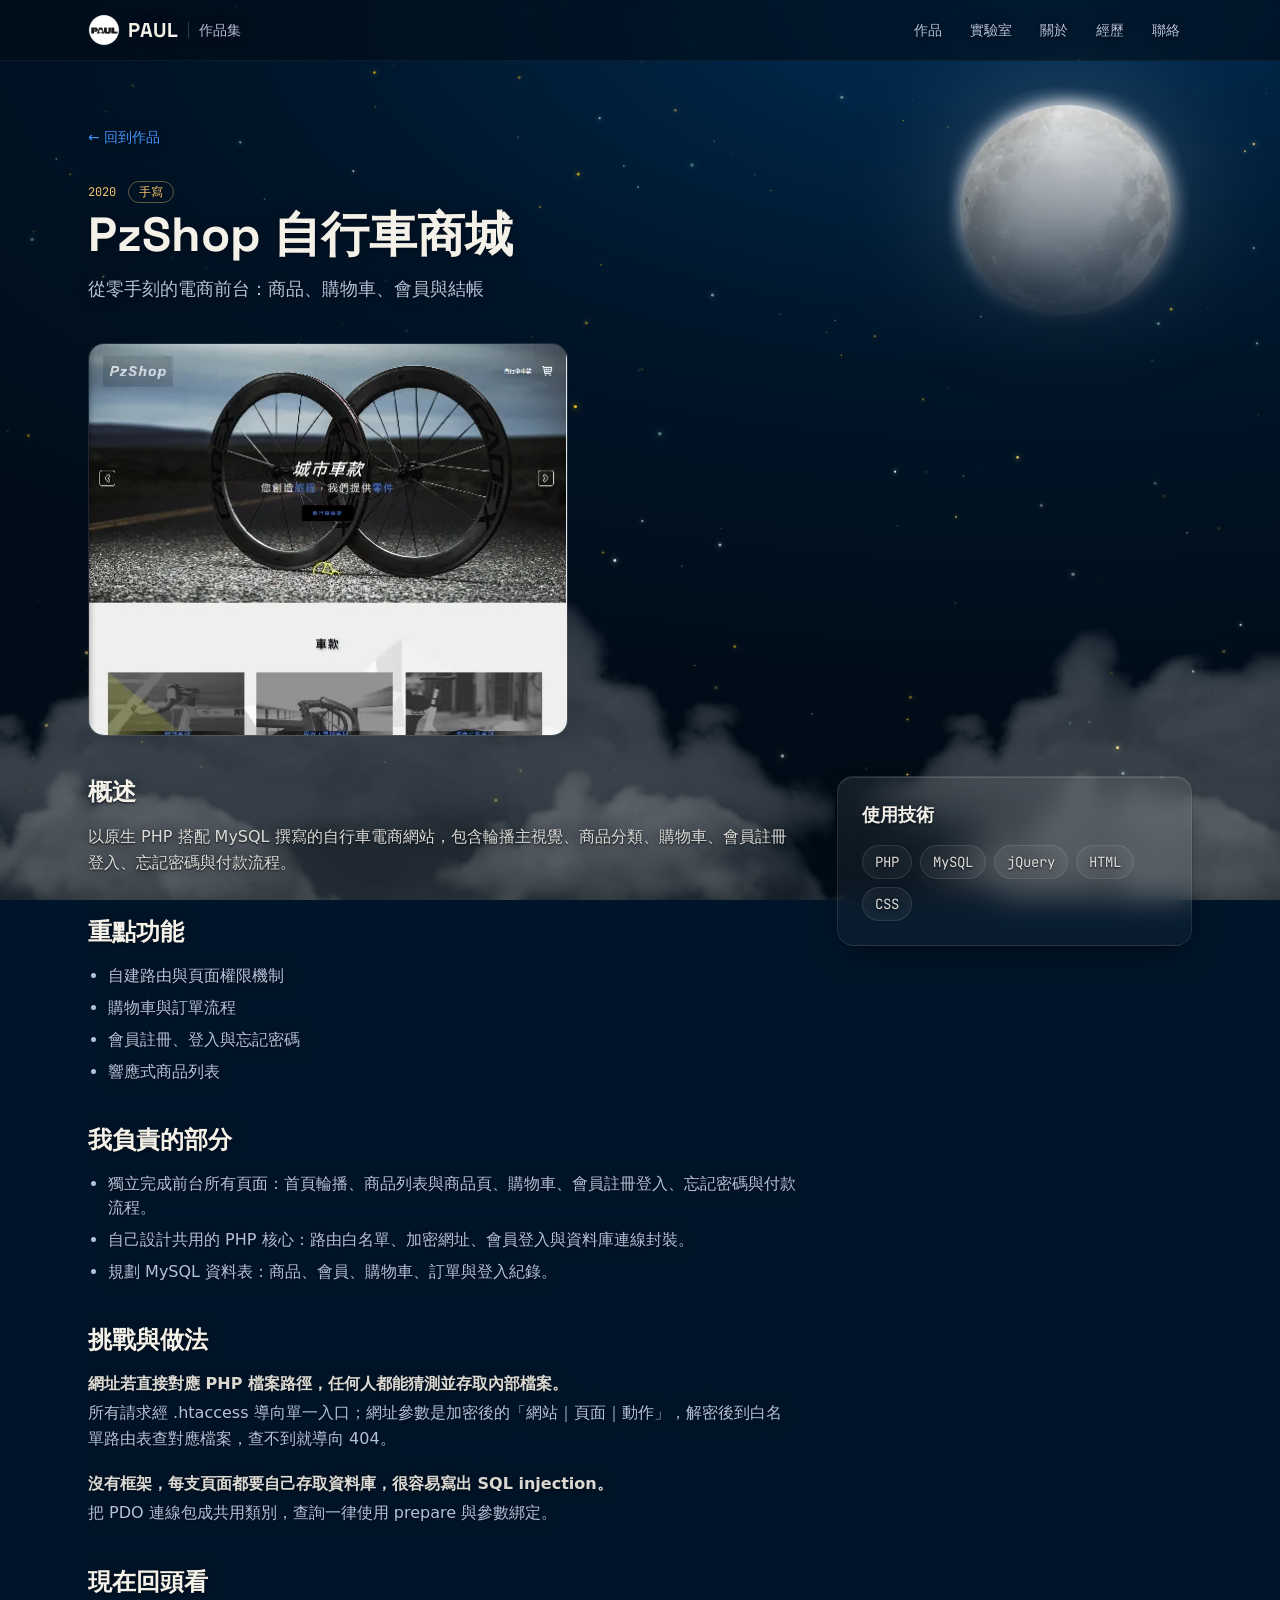
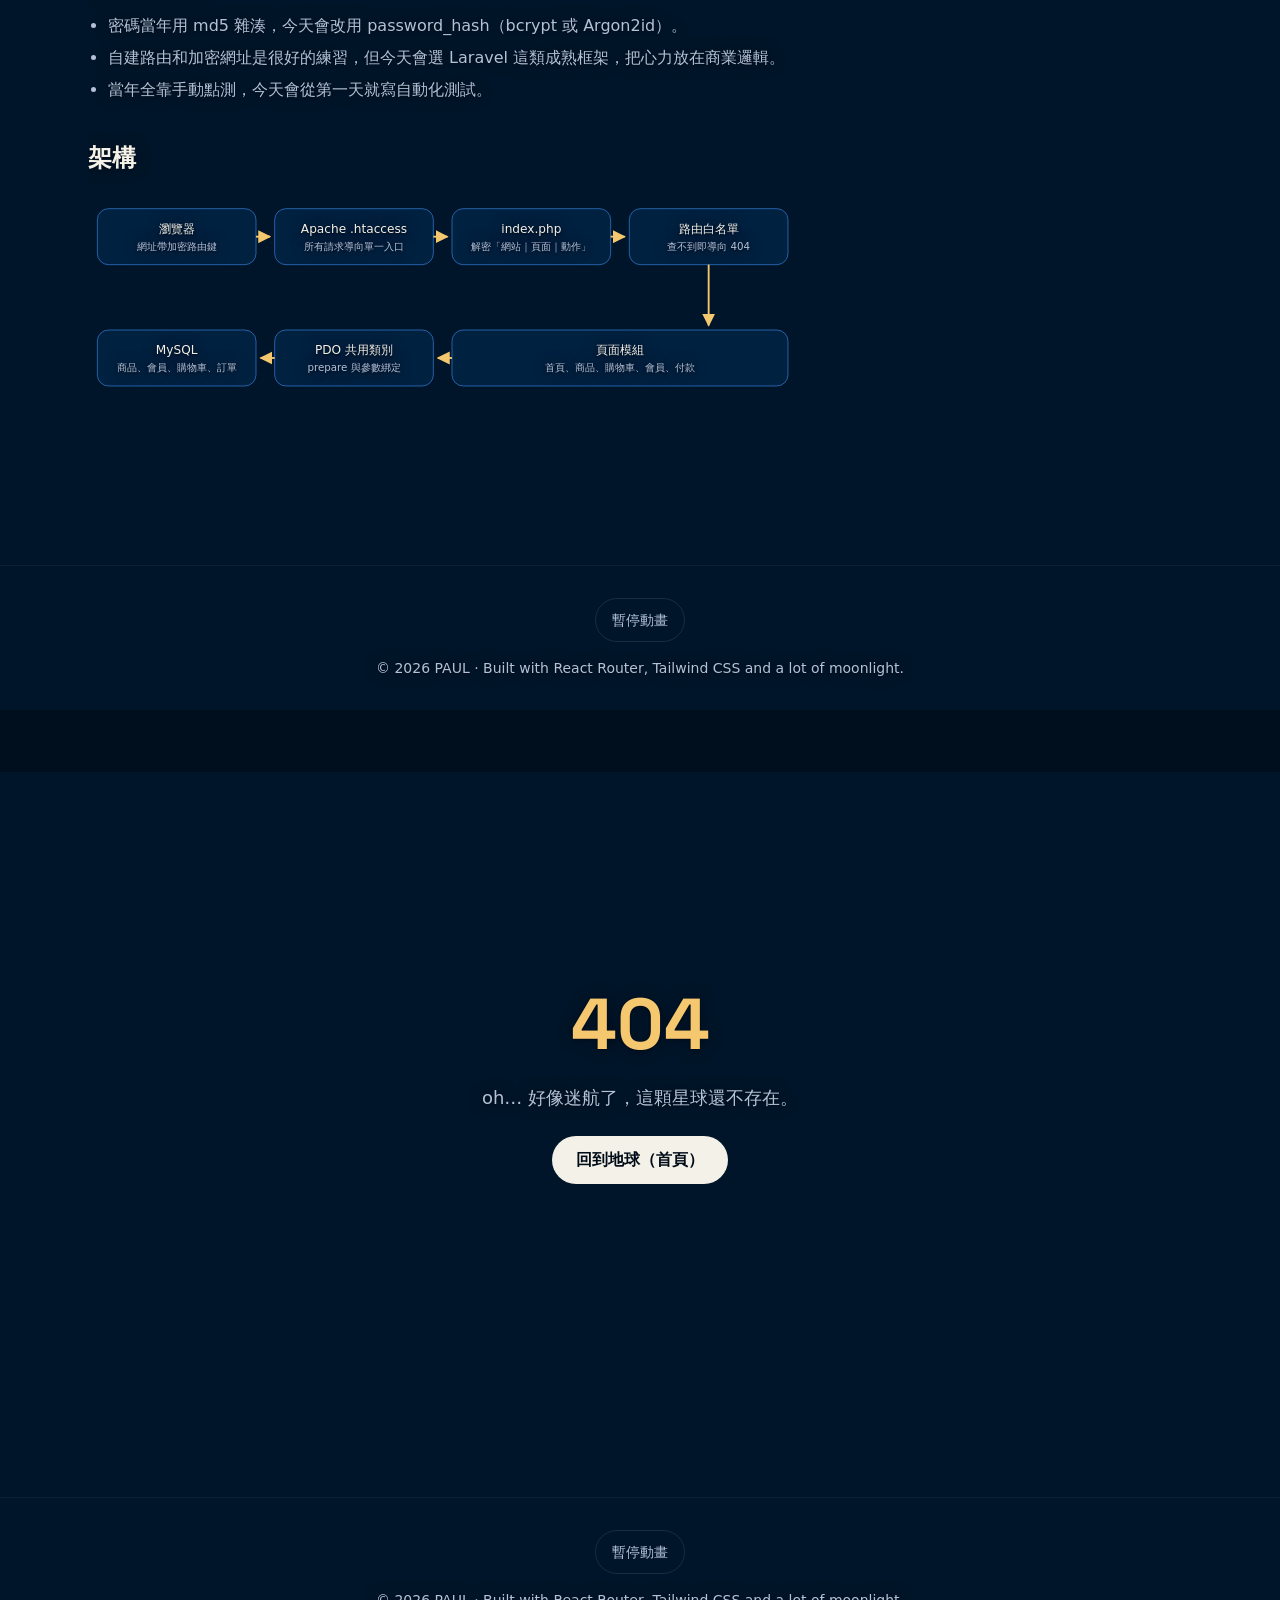
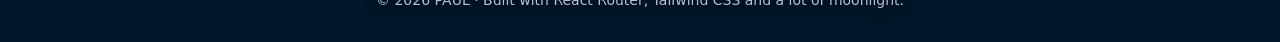
<file: projects/pzshop/index.html>
<!DOCTYPE html><html lang="zh-Hant-TW"><head><meta charSet="utf-8"/><meta name="viewport" content="width=device-width, initial-scale=1"/><link rel="preload" as="image" imageSrcSet="/images/moon-320.webp 320w, /images/moon.webp 640w" imageSizes="(min-width: 640px) min(36vw, 20rem), min(38vw, 10rem)" fetchPriority="high"/><link rel="preload" as="image" href="/images/logo-96.webp"/><link rel="preload" as="image" href="/images/projects/pzshop.webp"/><meta name="theme-color" content="#001529"/><title>PzShop 自行車商城 ｜ PAUL</title><meta name="description" content="從零手刻的電商前台：商品、購物車、會員與結帳"/><meta property="og:type" content="website"/><meta property="og:locale" content="zh_TW"/><meta property="og:site_name" content="PAUL"/><meta property="og:title" content="PzShop 自行車商城 ｜ PAUL"/><meta property="og:description" content="從零手刻的電商前台：商品、購物車、會員與結帳"/><meta property="og:image" content="https://sp112907.github.io/og.png"/><meta property="og:image:width" content="1200"/><meta property="og:image:height" content="630"/><meta property="og:image:alt" content="PAUL 作品集"/><meta name="twitter:card" content="summary_large_image"/><meta property="og:url" content="https://sp112907.github.io/projects/pzshop/"/><link rel="canonical" href="https://sp112907.github.io/projects/pzshop/"/><link rel="icon" href="/favicon.png" type="image/png"/><link rel="apple-touch-icon" href="/favicon.png"/><link rel="modulepreload" href="/assets/manifest-6546a816.js"/><link rel="modulepreload" href="/assets/entry.client-B5BqJ0xN.js"/><link rel="modulepreload" href="/assets/jsx-runtime-Ch9_1wX5.js"/><link rel="modulepreload" href="/assets/react-dom-DnBz4KIt.js"/><link rel="modulepreload" href="/assets/root-0bJkDHz4.js"/><link rel="modulepreload" href="/assets/site-DSFREZqV.js"/><link rel="modulepreload" href="/assets/use-motion-allowed-De_7IsXq.js"/><link rel="modulepreload" href="/assets/profile-Dg-Nd1kG.js"/><link rel="modulepreload" href="/assets/moon-layout-Ddujqy3C.js"/><link rel="modulepreload" href="/assets/use-scroll-lock-DDJBdX3m.js"/><link rel="modulepreload" href="/assets/storage-DFMcvQ_6.js"/><link rel="modulepreload" href="/assets/project-Ggzyc9lA.js"/><link rel="modulepreload" href="/assets/projects-BpnO1Q8g.js"/><link rel="modulepreload" href="/assets/authorship-badge-CWkJg8IF.js"/><link rel="modulepreload" href="/assets/seo-BEEh9Qex.js"/><link rel="modulepreload" href="/assets/not-found-CDmlfTd8.js"/><script>try{if(localStorage.getItem("paul:motion-paused")==="1")document.documentElement.dataset.motion="paused"}catch(e){}</script><link rel="stylesheet" href="/assets/root-BbkcwzlA.css"/></head><body><a href="#main" class="sr-only focus:not-sr-only focus:fixed focus:left-4 focus:top-4 focus:z-50 focus:rounded-md focus:bg-night-800 focus:px-4 focus:py-2">跳到主要內容</a><div aria-hidden="true" class="pointer-events-none fixed inset-0 -z-10 overflow-hidden bg-[radial-gradient(120%_80%_at_80%_0%,#002d55_0%,#001529_50%,#000c17_100%)]"><canvas class="absolute inset-0 h-full w-full"></canvas><div id="sky-flyers" class="absolute inset-0"></div><div class="absolute right-4 top-[4.75rem] z-[2] w-[38vw] max-w-[10rem] sm:right-[4vw] sm:top-[6vh] sm:w-[min(36vw,20rem)] sm:max-w-none"><div aria-hidden="true" class="absolute inset-[18%] rounded-full bg-night-900 shadow-[0_0_6px_2px_var(--color-night-900)]"></div><img id="night-moon" src="/images/moon.webp" srcSet="/images/moon-320.webp 320w, /images/moon.webp 640w" sizes="(min-width: 640px) min(36vw, 20rem), min(38vw, 10rem)" alt="" width="640" height="640" decoding="async" fetchPriority="high" class="relative block w-full drop-shadow-[0_0_60px_rgba(244,241,232,0.35)]"/></div></div><header class="sticky top-0 z-30 border-b border-white/5 bg-night-950/60 backdrop-blur-md"><div class="mx-auto flex max-w-6xl items-center justify-between gap-2 px-5 py-3 sm:gap-4 sm:px-6"><a aria-label="PAUL 作品集 首頁" class="shimmer flex min-h-11 shrink-0 items-center gap-2 font-display text-xl font-bold tracking-wide sm:min-h-0" href="/" data-discover="true"><img src="/images/logo-96.webp" alt="" width="32" height="32" class="h-8 w-8 rounded-full"/><span>PAUL</span><span aria-hidden="true" class="mx-0.5 h-4 w-px bg-white/20"></span><span class="font-sans text-sm font-medium tracking-normal text-muted">作品集</span></a><nav aria-label="主要導覽" class="hidden sm:block"><ul class="flex whitespace-nowrap text-sm sm:gap-1"><li><a href="/#projects" class="group block rounded-full px-2 py-2 text-muted sm:px-3 transition-colors hover:bg-white/5 hover:text-moon"><span class="shimmer-title">作品</span></a></li><li><a href="/#lab" class="group block rounded-full px-2 py-2 text-muted sm:px-3 transition-colors hover:bg-white/5 hover:text-moon"><span class="shimmer-title">實驗室</span></a></li><li><a href="/#about" class="group block rounded-full px-2 py-2 text-muted sm:px-3 transition-colors hover:bg-white/5 hover:text-moon"><span class="shimmer-title">關於</span></a></li><li><a href="/#experience" class="group block rounded-full px-2 py-2 text-muted sm:px-3 transition-colors hover:bg-white/5 hover:text-moon"><span class="shimmer-title">經歷</span></a></li><li><a href="/#contact" class="group block rounded-full px-2 py-2 text-muted sm:px-3 transition-colors hover:bg-white/5 hover:text-moon"><span class="shimmer-title">聯絡</span></a></li></ul></nav><button type="button" aria-label="開啟選單" aria-expanded="false" aria-controls="mobile-menu" class="glow-edge flex h-11 w-11 items-center justify-center rounded-full text-moon hover:bg-white/10 press:scale-[0.98] transition-transform sm:hidden"><svg aria-hidden="true" viewBox="0 0 24 24" width="24" height="24" fill="none" stroke="currentColor" stroke-width="2" stroke-linecap="round"><path d="M4 7h16M4 12h16M4 17h16"></path></svg></button><dialog id="mobile-menu" aria-label="選單" class="fixed inset-0 m-0 h-dvh max-h-none w-full max-w-none flex-col overscroll-contain border-0 bg-night-900/90 p-0 text-moon backdrop-blur-xl backdrop:bg-transparent open:flex sm:hidden"><div class="flex justify-end px-5 pt-3"><button type="button" aria-label="關閉選單" class="glow-edge flex h-11 w-11 items-center justify-center rounded-full text-moon hover:bg-white/10 press:scale-[0.98] transition-transform"><svg aria-hidden="true" viewBox="0 0 24 24" width="24" height="24" fill="none" stroke="currentColor" stroke-width="2" stroke-linecap="round"><path d="M6 6l12 12M18 6L6 18"></path></svg></button></div><nav aria-label="手機導覽" class="flex flex-1 flex-col justify-center px-8"><ul class="space-y-2"><li><a href="/#projects" style="--menu-i:0" class="group flex min-h-11 items-center py-2 font-display text-3xl font-bold text-moon hover:text-star press:scale-[0.98] transition-transform menu-stagger"><span class="shimmer-title">作品</span></a></li><li><a href="/#lab" style="--menu-i:1" class="group flex min-h-11 items-center py-2 font-display text-3xl font-bold text-moon hover:text-star press:scale-[0.98] transition-transform menu-stagger"><span class="shimmer-title">實驗室</span></a></li><li><a href="/#about" style="--menu-i:2" class="group flex min-h-11 items-center py-2 font-display text-3xl font-bold text-moon hover:text-star press:scale-[0.98] transition-transform menu-stagger"><span class="shimmer-title">關於</span></a></li><li><a href="/#experience" style="--menu-i:3" class="group flex min-h-11 items-center py-2 font-display text-3xl font-bold text-moon hover:text-star press:scale-[0.98] transition-transform menu-stagger"><span class="shimmer-title">經歷</span></a></li><li><a href="/#contact" style="--menu-i:4" class="group flex min-h-11 items-center py-2 font-display text-3xl font-bold text-moon hover:text-star press:scale-[0.98] transition-transform menu-stagger"><span class="shimmer-title">聯絡</span></a></li></ul></nav><div class="px-8 pb-10"><p class="inline-flex items-center gap-2 rounded-full border border-emerald-300/30 bg-emerald-300/10 px-4 py-1.5 text-sm text-emerald-200"><span aria-hidden="true" class="h-2 w-2 shrink-0 rounded-full bg-emerald-300 shadow-[0_0_10px] shadow-emerald-300"></span>正在尋找 Senior Software Engineer 機會（台中／遠端）</p></div></dialog></div></header><main id="main" class="mx-auto max-w-6xl px-5 sm:px-6"><article class="py-16"><a class="shimmer text-sm text-ice underline-offset-4 hover:underline" href="/#projects" data-discover="true">← 回到作品</a><header class="mt-8 max-w-3xl"><p class="flex items-center gap-3 font-mono text-xs text-star">2020<span data-authorship="hand" class="inline-block rounded-full border px-2.5 py-0.5 font-mono text-xs border-star/40 text-star">手寫</span></p><h1 class="mt-2 font-display text-4xl font-bold sm:text-5xl">PzShop 自行車商城</h1><p class="mt-4 text-lg text-muted">從零手刻的電商前台：商品、購物車、會員與結帳</p></header><img src="/images/projects/pzshop.webp" alt="PzShop 自行車商城 畫面截圖" width="480" height="393" style="max-width:min(100%, 480px)" class="glass mt-10 h-auto w-full max-w-xl rounded-2xl"/><div class="mt-10 grid gap-10 lg:grid-cols-[2fr_1fr]"><section aria-labelledby="overview-title" class="min-w-0"><h2 id="overview-title" class="font-display text-2xl font-semibold">概述</h2><p class="mt-4 leading-relaxed text-moon/90">以原生 PHP 搭配 MySQL 撰寫的自行車電商網站，包含輪播主視覺、商品分類、購物車、會員註冊登入、忘記密碼與付款流程。</p><div class="[content-visibility:auto] [contain-intrinsic-size:auto_900px]"><h2 class="mt-10 font-display text-2xl font-semibold">重點功能</h2><ul class="mt-4 list-disc space-y-2 pl-5 text-muted"><li>自建路由與頁面權限機制</li><li>購物車與訂單流程</li><li>會員註冊、登入與忘記密碼</li><li>響應式商品列表</li></ul><h2 class="mt-10 font-display text-2xl font-semibold">我負責的部分</h2><ul class="mt-4 list-disc space-y-2 pl-5 text-muted"><li>獨立完成前台所有頁面：首頁輪播、商品列表與商品頁、購物車、會員註冊登入、忘記密碼與付款流程。</li><li>自己設計共用的 PHP 核心：路由白名單、加密網址、會員登入與資料庫連線封裝。</li><li>規劃 MySQL 資料表：商品、會員、購物車、訂單與登入紀錄。</li></ul><h2 class="mt-10 font-display text-2xl font-semibold">挑戰與做法</h2><dl class="mt-4 space-y-5"><div><dt class="font-semibold text-moon/90">網址若直接對應 PHP 檔案路徑，任何人都能猜測並存取內部檔案。</dt><dd class="mt-1 leading-relaxed text-muted">所有請求經 .htaccess 導向單一入口；網址參數是加密後的「網站｜頁面｜動作」，解密後到白名單路由表查對應檔案，查不到就導向 404。</dd></div><div><dt class="font-semibold text-moon/90">沒有框架，每支頁面都要自己存取資料庫，很容易寫出 SQL injection。</dt><dd class="mt-1 leading-relaxed text-muted">把 PDO 連線包成共用類別，查詢一律使用 prepare 與參數綁定。</dd></div></dl><h2 class="mt-10 font-display text-2xl font-semibold">現在回頭看</h2><ul class="mt-4 list-disc space-y-2 pl-5 text-muted"><li>密碼當年用 md5 雜湊，今天會改用 password_hash（bcrypt 或 Argon2id）。</li><li>自建路由和加密網址是很好的練習，但今天會選 Laravel 這類成熟框架，把心力放在商業邏輯。</li><li>當年全靠手動點測，今天會從第一天就寫自動化測試。</li></ul><h2 class="mt-10 font-display text-2xl font-semibold">架構</h2><div class="mt-4"><figure class="overflow-x-auto" tabindex="0" aria-label="架構圖（可左右捲動）"><svg viewBox="0 0 760 230" role="img" aria-labelledby="pzshop-diagram-title" class="min-w-[36rem]"><title id="pzshop-diagram-title">PzShop 架構：瀏覽器的網址帶加密路由鍵，Apache 把所有請求導向 index.php；解密出「網站｜頁面｜動作」後到白名單路由表查對應的頁面模組，查不到就導向 404；頁面模組透過 PDO 共用類別以 prepare 存取 MySQL</title><defs><marker id="arrow-pz" viewBox="0 0 10 10" refX="9" refY="5" markerWidth="7" markerHeight="7" orient="auto"><path d="M0 0L10 5L0 10z" fill="#f5c76e"></path></marker></defs><g><rect x="10" y="20" width="170" height="60" rx="12" class="fill-[#002140] stroke-[#4096ff]/60"></rect><text x="95" y="46" text-anchor="middle" class="fill-[#f4f1e8] text-[13px]">瀏覽器</text><text x="95" y="64" text-anchor="middle" class="fill-[#b4c2d9] text-[11px]">網址帶加密路由鍵</text></g><g><rect x="200" y="20" width="170" height="60" rx="12" class="fill-[#002140] stroke-[#4096ff]/60"></rect><text x="285" y="46" text-anchor="middle" class="fill-[#f4f1e8] text-[13px]">Apache .htaccess</text><text x="285" y="64" text-anchor="middle" class="fill-[#b4c2d9] text-[11px]">所有請求導向單一入口</text></g><g><rect x="390" y="20" width="170" height="60" rx="12" class="fill-[#002140] stroke-[#4096ff]/60"></rect><text x="475" y="46" text-anchor="middle" class="fill-[#f4f1e8] text-[13px]">index.php</text><text x="475" y="64" text-anchor="middle" class="fill-[#b4c2d9] text-[11px]">解密「網站｜頁面｜動作」</text></g><g><rect x="580" y="20" width="170" height="60" rx="12" class="fill-[#002140] stroke-[#4096ff]/60"></rect><text x="665" y="46" text-anchor="middle" class="fill-[#f4f1e8] text-[13px]">路由白名單</text><text x="665" y="64" text-anchor="middle" class="fill-[#b4c2d9] text-[11px]">查不到即導向 404</text></g><g><rect x="10" y="150" width="170" height="60" rx="12" class="fill-[#002140] stroke-[#4096ff]/60"></rect><text x="95" y="176" text-anchor="middle" class="fill-[#f4f1e8] text-[13px]">MySQL</text><text x="95" y="194" text-anchor="middle" class="fill-[#b4c2d9] text-[11px]">商品、會員、購物車、訂單</text></g><g><rect x="200" y="150" width="170" height="60" rx="12" class="fill-[#002140] stroke-[#4096ff]/60"></rect><text x="285" y="176" text-anchor="middle" class="fill-[#f4f1e8] text-[13px]">PDO 共用類別</text><text x="285" y="194" text-anchor="middle" class="fill-[#b4c2d9] text-[11px]">prepare 與參數綁定</text></g><g><rect x="390" y="150" width="360" height="60" rx="12" class="fill-[#002140] stroke-[#4096ff]/60"></rect><text x="570" y="176" text-anchor="middle" class="fill-[#f4f1e8] text-[13px]">頁面模組</text><text x="570" y="194" text-anchor="middle" class="fill-[#b4c2d9] text-[11px]">首頁、商品、購物車、會員、付款</text></g><path d="M180 50H195" stroke="#f5c76e" stroke-width="2" marker-end="url(#arrow-pz)"></path><path d="M370 50H385" stroke="#f5c76e" stroke-width="2" marker-end="url(#arrow-pz)"></path><path d="M560 50H575" stroke="#f5c76e" stroke-width="2" marker-end="url(#arrow-pz)"></path><path d="M665 80V145" stroke="#f5c76e" stroke-width="2" marker-end="url(#arrow-pz)"></path><path d="M390 180H375" stroke="#f5c76e" stroke-width="2" marker-end="url(#arrow-pz)"></path><path d="M200 180H185" stroke="#f5c76e" stroke-width="2" marker-end="url(#arrow-pz)"></path></svg></figure></div></div></section><aside class="glass-card h-fit min-w-0 rounded-2xl p-6 [content-visibility:auto] [contain-intrinsic-size:auto_900px]" aria-labelledby="tech-title"><h2 id="tech-title" class="font-display text-lg font-semibold">使用技術</h2><div class="mt-4"><ul aria-label="PzShop 自行車商城 使用技術" class="flex flex-wrap gap-2"><li class="glow-edge glow-edge--sm rounded-full border border-white/10 bg-white/5 font-mono text-moon/90 px-3 py-1.5 text-sm">PHP</li><li class="glow-edge glow-edge--sm rounded-full border border-white/10 bg-white/5 font-mono text-moon/90 px-3 py-1.5 text-sm">MySQL</li><li class="glow-edge glow-edge--sm rounded-full border border-white/10 bg-white/5 font-mono text-moon/90 px-3 py-1.5 text-sm">jQuery</li><li class="glow-edge glow-edge--sm rounded-full border border-white/10 bg-white/5 font-mono text-moon/90 px-3 py-1.5 text-sm">HTML</li><li class="glow-edge glow-edge--sm rounded-full border border-white/10 bg-white/5 font-mono text-moon/90 px-3 py-1.5 text-sm">CSS</li></ul></div></aside></div></article></main><footer class="mt-24 flex flex-col items-center gap-4 border-t border-white/5 px-4 py-8 text-center text-sm text-muted"><button type="button" aria-pressed="false" class="min-h-11 rounded-full border border-white/10 px-4 py-2 text-sm text-muted transition-[color,background-color,scale] hover:bg-white/5 hover:text-moon press:scale-[0.98]">暫停動畫</button><p>© <!-- -->2026<!-- --> PAUL · Built with React Router, Tailwind CSS and a lot of moonlight.</p></footer><script>((storageKey, restoreKey) => {
		if (!window.history.state || !window.history.state.key) {
			let key = Math.random().toString(32).slice(2);
			window.history.replaceState({ key }, "");
		}
		try {
			let storedY = JSON.parse(sessionStorage.getItem(storageKey) || "{}")[restoreKey || window.history.state.key];
			if (typeof storedY === "number") window.scrollTo(0, storedY);
		} catch (error) {
			console.error(error);
			sessionStorage.removeItem(storageKey);
		}
	})("react-router-scroll-positions", null)</script><script>window.__reactRouterContext = {"basename":"/","future":{"unstable_enableNodeReadableStream":false,"unstable_optimizeDeps":false},"routeDiscovery":{"mode":"initial"},"ssr":false,"isSpaMode":false};window.__reactRouterContext.stream = new ReadableStream({start(controller){window.__reactRouterContext.streamController = controller;}}).pipeThrough(new TextEncoderStream());</script><script type="module" async="">import "/assets/manifest-6546a816.js";
import * as route0 from "/assets/root-0bJkDHz4.js";
import * as route1 from "/assets/project-Ggzyc9lA.js";
  
  window.__reactRouterRouteModules = {"root":route0,"routes/project":route1};

import("/assets/entry.client-B5BqJ0xN.js");</script><!--$?--><template id="B:0"></template><!--/$--><script id="_R_">requestAnimationFrame(function(){$RT=performance.now()});</script><div hidden id="S:0"><script>window.__reactRouterContext.streamController.enqueue("[{\"_1\":2,\"_3\":-5,\"_4\":-5},\"loaderData\",{},\"actionData\",\"errors\"]\n");</script><!--$?--><template id="B:1"></template><!--/$--></div><script>$RB=[];$RV=function(a){$RT=performance.now();for(var b=0;b<a.length;b+=2){var c=a[b],e=a[b+1];null!==e.parentNode&&e.parentNode.removeChild(e);var f=c.parentNode;if(f){var g=c.previousSibling,h=0;do{if(c&&8===c.nodeType){var d=c.data;if("/$"===d||"/&"===d)if(0===h)break;else h--;else"$"!==d&&"$?"!==d&&"$~"!==d&&"$!"!==d&&"&"!==d||h++}d=c.nextSibling;f.removeChild(c);c=d}while(c);for(;e.firstChild;)f.insertBefore(e.firstChild,c);g.data="$";g._reactRetry&&requestAnimationFrame(g._reactRetry)}}a.length=0};
$RC=function(a,b){if(b=document.getElementById(b))(a=document.getElementById(a))?(a.previousSibling.data="$~",$RB.push(a,b),2===$RB.length&&("number"!==typeof $RT?requestAnimationFrame($RV.bind(null,$RB)):(a=performance.now(),setTimeout($RV.bind(null,$RB),2300>a&&2E3<a?2300-a:$RT+300-a)))):b.parentNode.removeChild(b)};$RC("B:0","S:0")</script><div hidden id="S:1"><script>window.__reactRouterContext.streamController.close();</script></div><script>$RC("B:1","S:1")</script></body></html>
</file>
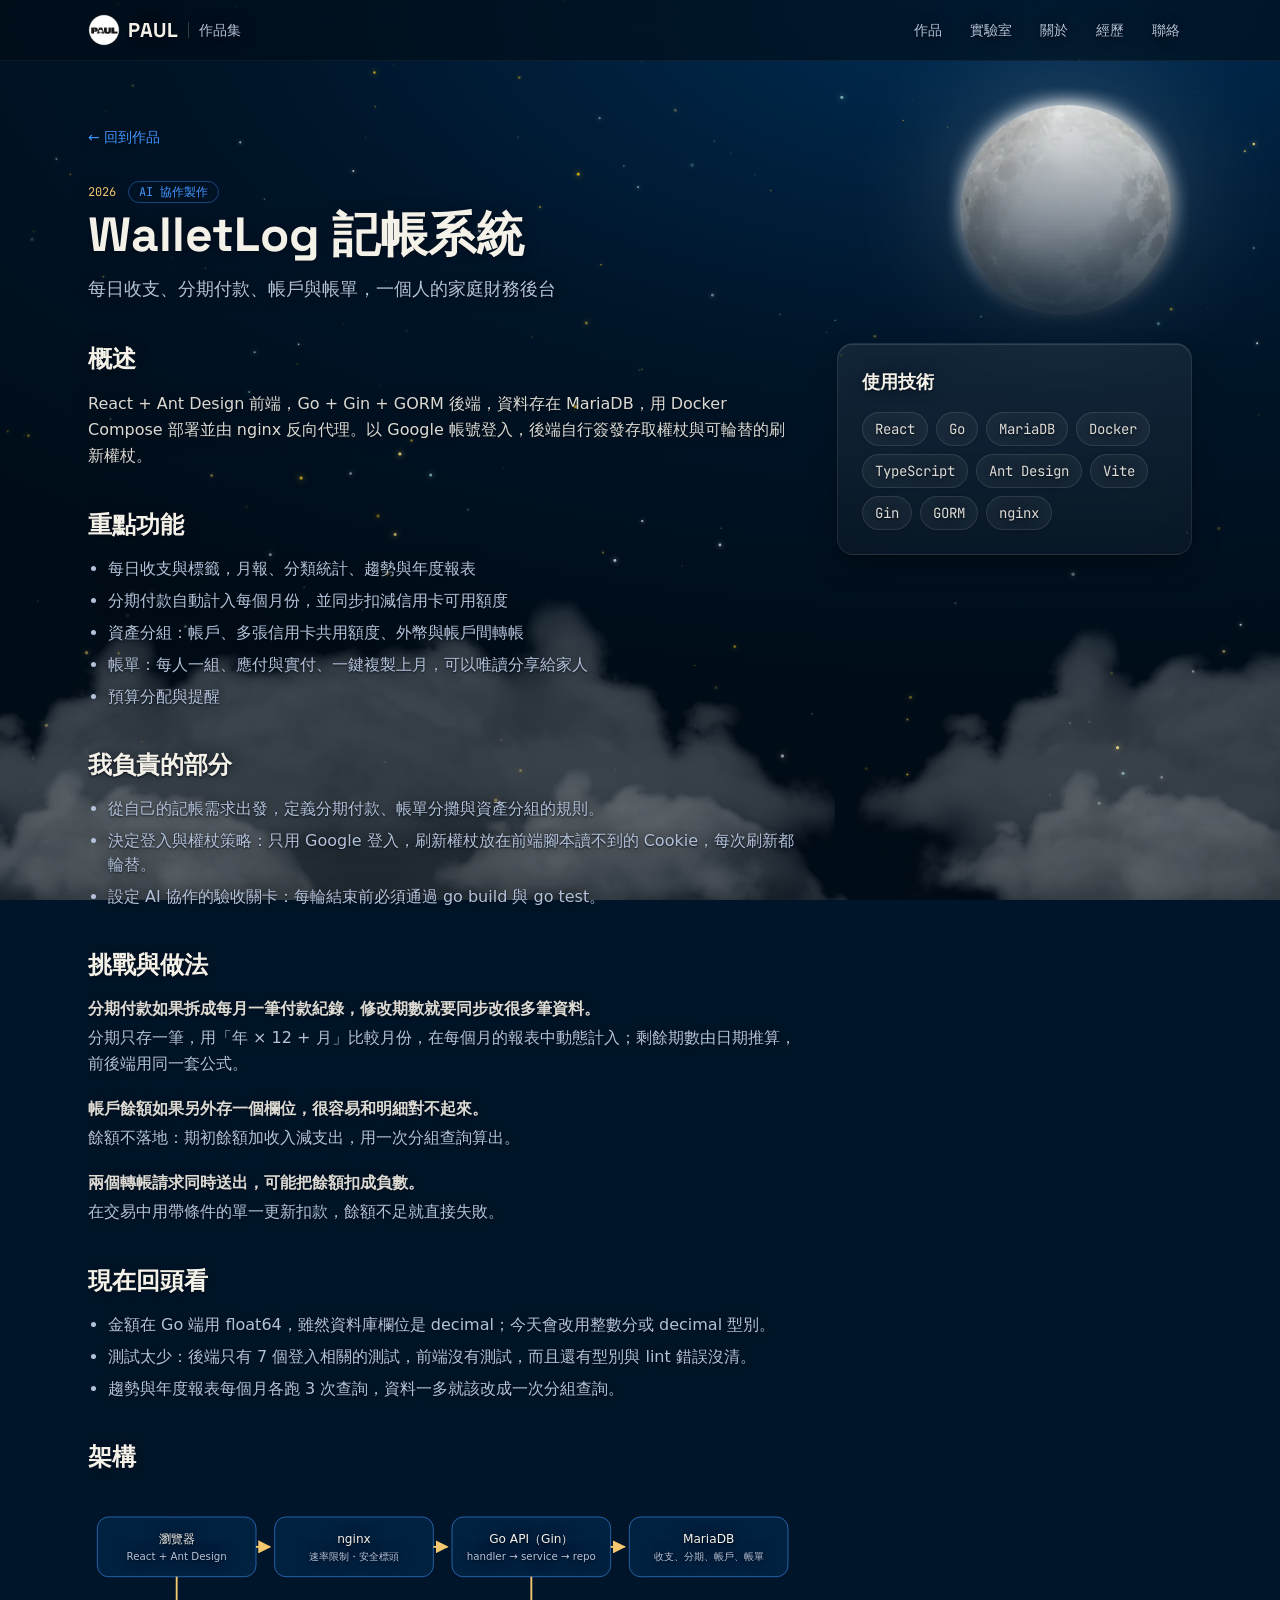
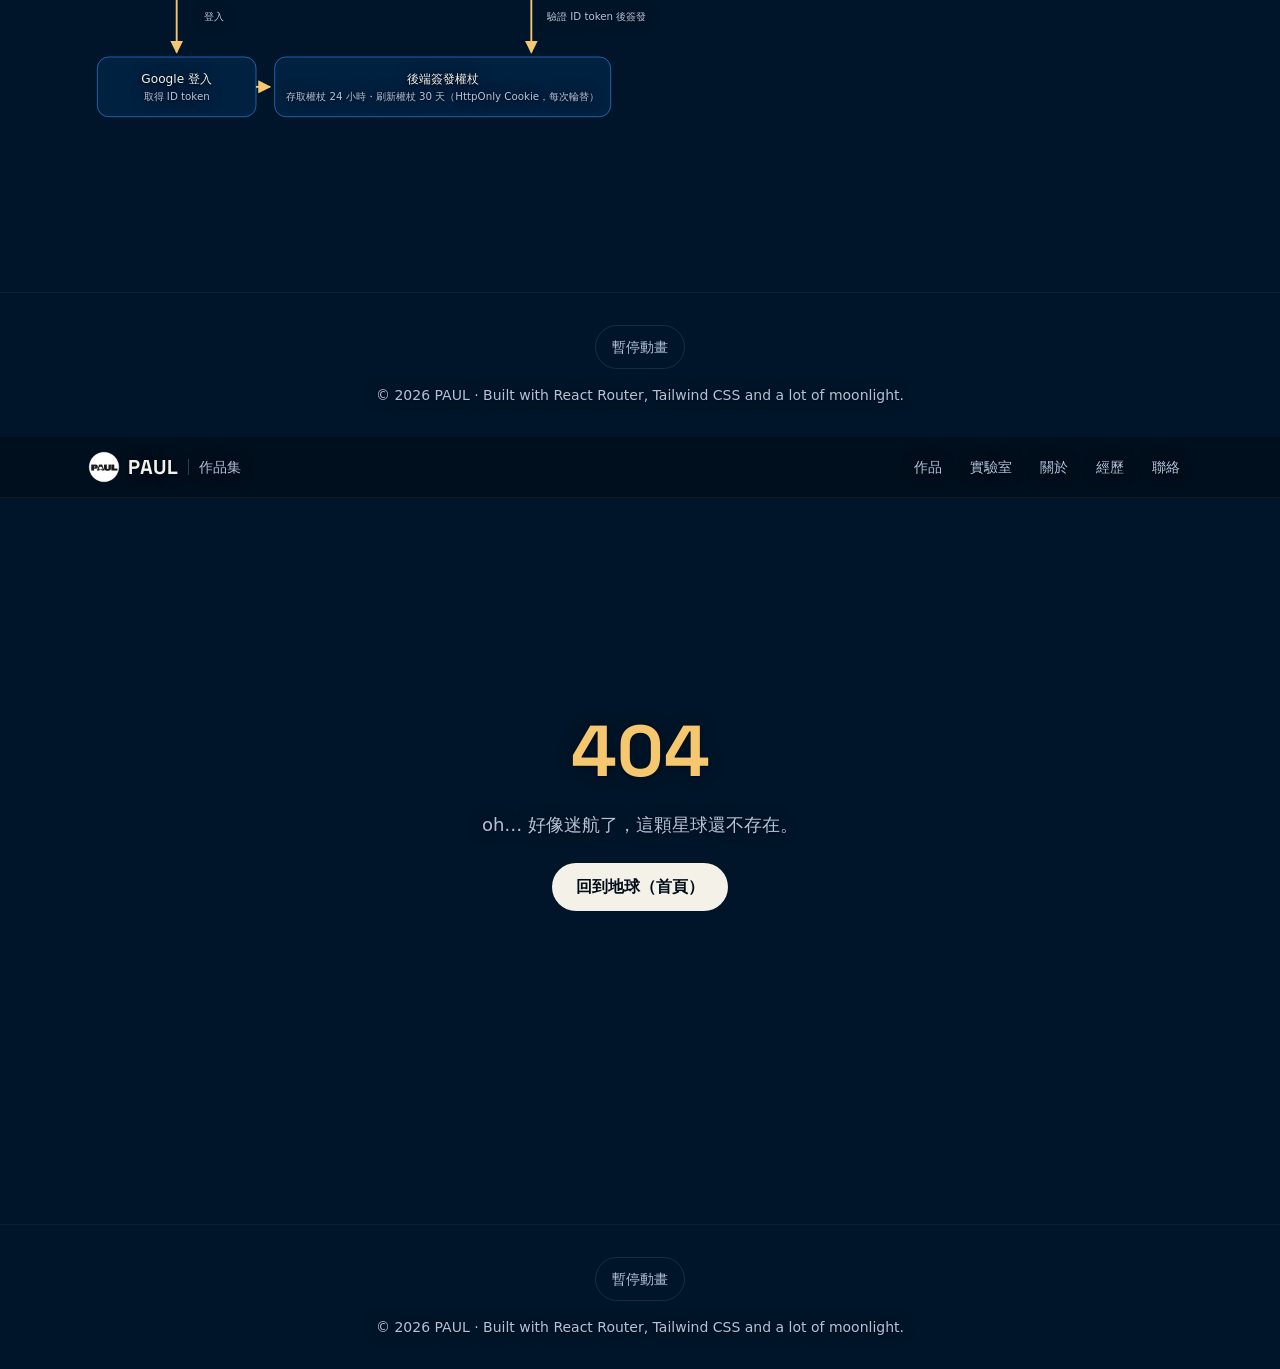
<file: projects/walletlog/index.html>
<!DOCTYPE html><html lang="zh-Hant-TW"><head><meta charSet="utf-8"/><meta name="viewport" content="width=device-width, initial-scale=1"/><link rel="preload" as="image" imageSrcSet="/images/moon-320.webp 320w, /images/moon.webp 640w" imageSizes="(min-width: 640px) min(36vw, 20rem), min(38vw, 10rem)" fetchPriority="high"/><link rel="preload" as="image" href="/images/logo-96.webp"/><meta name="theme-color" content="#001529"/><title>WalletLog 記帳系統 ｜ PAUL</title><meta name="description" content="每日收支、分期付款、帳戶與帳單，一個人的家庭財務後台"/><meta property="og:type" content="website"/><meta property="og:locale" content="zh_TW"/><meta property="og:site_name" content="PAUL"/><meta property="og:title" content="WalletLog 記帳系統 ｜ PAUL"/><meta property="og:description" content="每日收支、分期付款、帳戶與帳單，一個人的家庭財務後台"/><meta property="og:image" content="https://sp112907.github.io/og.png"/><meta property="og:image:width" content="1200"/><meta property="og:image:height" content="630"/><meta property="og:image:alt" content="PAUL 作品集"/><meta name="twitter:card" content="summary_large_image"/><meta property="og:url" content="https://sp112907.github.io/projects/walletlog/"/><link rel="canonical" href="https://sp112907.github.io/projects/walletlog/"/><link rel="icon" href="/favicon.png" type="image/png"/><link rel="apple-touch-icon" href="/favicon.png"/><link rel="modulepreload" href="/assets/manifest-6546a816.js"/><link rel="modulepreload" href="/assets/entry.client-B5BqJ0xN.js"/><link rel="modulepreload" href="/assets/jsx-runtime-Ch9_1wX5.js"/><link rel="modulepreload" href="/assets/react-dom-DnBz4KIt.js"/><link rel="modulepreload" href="/assets/root-0bJkDHz4.js"/><link rel="modulepreload" href="/assets/site-DSFREZqV.js"/><link rel="modulepreload" href="/assets/use-motion-allowed-De_7IsXq.js"/><link rel="modulepreload" href="/assets/profile-Dg-Nd1kG.js"/><link rel="modulepreload" href="/assets/moon-layout-Ddujqy3C.js"/><link rel="modulepreload" href="/assets/use-scroll-lock-DDJBdX3m.js"/><link rel="modulepreload" href="/assets/storage-DFMcvQ_6.js"/><link rel="modulepreload" href="/assets/project-Ggzyc9lA.js"/><link rel="modulepreload" href="/assets/projects-BpnO1Q8g.js"/><link rel="modulepreload" href="/assets/authorship-badge-CWkJg8IF.js"/><link rel="modulepreload" href="/assets/seo-BEEh9Qex.js"/><link rel="modulepreload" href="/assets/not-found-CDmlfTd8.js"/><script>try{if(localStorage.getItem("paul:motion-paused")==="1")document.documentElement.dataset.motion="paused"}catch(e){}</script><link rel="stylesheet" href="/assets/root-BbkcwzlA.css"/></head><body><a href="#main" class="sr-only focus:not-sr-only focus:fixed focus:left-4 focus:top-4 focus:z-50 focus:rounded-md focus:bg-night-800 focus:px-4 focus:py-2">跳到主要內容</a><div aria-hidden="true" class="pointer-events-none fixed inset-0 -z-10 overflow-hidden bg-[radial-gradient(120%_80%_at_80%_0%,#002d55_0%,#001529_50%,#000c17_100%)]"><canvas class="absolute inset-0 h-full w-full"></canvas><div id="sky-flyers" class="absolute inset-0"></div><div class="absolute right-4 top-[4.75rem] z-[2] w-[38vw] max-w-[10rem] sm:right-[4vw] sm:top-[6vh] sm:w-[min(36vw,20rem)] sm:max-w-none"><div aria-hidden="true" class="absolute inset-[18%] rounded-full bg-night-900 shadow-[0_0_6px_2px_var(--color-night-900)]"></div><img id="night-moon" src="/images/moon.webp" srcSet="/images/moon-320.webp 320w, /images/moon.webp 640w" sizes="(min-width: 640px) min(36vw, 20rem), min(38vw, 10rem)" alt="" width="640" height="640" decoding="async" fetchPriority="high" class="relative block w-full drop-shadow-[0_0_60px_rgba(244,241,232,0.35)]"/></div></div><header class="sticky top-0 z-30 border-b border-white/5 bg-night-950/60 backdrop-blur-md"><div class="mx-auto flex max-w-6xl items-center justify-between gap-2 px-5 py-3 sm:gap-4 sm:px-6"><a aria-label="PAUL 作品集 首頁" class="shimmer flex min-h-11 shrink-0 items-center gap-2 font-display text-xl font-bold tracking-wide sm:min-h-0" href="/" data-discover="true"><img src="/images/logo-96.webp" alt="" width="32" height="32" class="h-8 w-8 rounded-full"/><span>PAUL</span><span aria-hidden="true" class="mx-0.5 h-4 w-px bg-white/20"></span><span class="font-sans text-sm font-medium tracking-normal text-muted">作品集</span></a><nav aria-label="主要導覽" class="hidden sm:block"><ul class="flex whitespace-nowrap text-sm sm:gap-1"><li><a href="/#projects" class="group block rounded-full px-2 py-2 text-muted sm:px-3 transition-colors hover:bg-white/5 hover:text-moon"><span class="shimmer-title">作品</span></a></li><li><a href="/#lab" class="group block rounded-full px-2 py-2 text-muted sm:px-3 transition-colors hover:bg-white/5 hover:text-moon"><span class="shimmer-title">實驗室</span></a></li><li><a href="/#about" class="group block rounded-full px-2 py-2 text-muted sm:px-3 transition-colors hover:bg-white/5 hover:text-moon"><span class="shimmer-title">關於</span></a></li><li><a href="/#experience" class="group block rounded-full px-2 py-2 text-muted sm:px-3 transition-colors hover:bg-white/5 hover:text-moon"><span class="shimmer-title">經歷</span></a></li><li><a href="/#contact" class="group block rounded-full px-2 py-2 text-muted sm:px-3 transition-colors hover:bg-white/5 hover:text-moon"><span class="shimmer-title">聯絡</span></a></li></ul></nav><button type="button" aria-label="開啟選單" aria-expanded="false" aria-controls="mobile-menu" class="glow-edge flex h-11 w-11 items-center justify-center rounded-full text-moon hover:bg-white/10 press:scale-[0.98] transition-transform sm:hidden"><svg aria-hidden="true" viewBox="0 0 24 24" width="24" height="24" fill="none" stroke="currentColor" stroke-width="2" stroke-linecap="round"><path d="M4 7h16M4 12h16M4 17h16"></path></svg></button><dialog id="mobile-menu" aria-label="選單" class="fixed inset-0 m-0 h-dvh max-h-none w-full max-w-none flex-col overscroll-contain border-0 bg-night-900/90 p-0 text-moon backdrop-blur-xl backdrop:bg-transparent open:flex sm:hidden"><div class="flex justify-end px-5 pt-3"><button type="button" aria-label="關閉選單" class="glow-edge flex h-11 w-11 items-center justify-center rounded-full text-moon hover:bg-white/10 press:scale-[0.98] transition-transform"><svg aria-hidden="true" viewBox="0 0 24 24" width="24" height="24" fill="none" stroke="currentColor" stroke-width="2" stroke-linecap="round"><path d="M6 6l12 12M18 6L6 18"></path></svg></button></div><nav aria-label="手機導覽" class="flex flex-1 flex-col justify-center px-8"><ul class="space-y-2"><li><a href="/#projects" style="--menu-i:0" class="group flex min-h-11 items-center py-2 font-display text-3xl font-bold text-moon hover:text-star press:scale-[0.98] transition-transform menu-stagger"><span class="shimmer-title">作品</span></a></li><li><a href="/#lab" style="--menu-i:1" class="group flex min-h-11 items-center py-2 font-display text-3xl font-bold text-moon hover:text-star press:scale-[0.98] transition-transform menu-stagger"><span class="shimmer-title">實驗室</span></a></li><li><a href="/#about" style="--menu-i:2" class="group flex min-h-11 items-center py-2 font-display text-3xl font-bold text-moon hover:text-star press:scale-[0.98] transition-transform menu-stagger"><span class="shimmer-title">關於</span></a></li><li><a href="/#experience" style="--menu-i:3" class="group flex min-h-11 items-center py-2 font-display text-3xl font-bold text-moon hover:text-star press:scale-[0.98] transition-transform menu-stagger"><span class="shimmer-title">經歷</span></a></li><li><a href="/#contact" style="--menu-i:4" class="group flex min-h-11 items-center py-2 font-display text-3xl font-bold text-moon hover:text-star press:scale-[0.98] transition-transform menu-stagger"><span class="shimmer-title">聯絡</span></a></li></ul></nav><div class="px-8 pb-10"><p class="inline-flex items-center gap-2 rounded-full border border-emerald-300/30 bg-emerald-300/10 px-4 py-1.5 text-sm text-emerald-200"><span aria-hidden="true" class="h-2 w-2 shrink-0 rounded-full bg-emerald-300 shadow-[0_0_10px] shadow-emerald-300"></span>正在尋找 Senior Software Engineer 機會（台中／遠端）</p></div></dialog></div></header><main id="main" class="mx-auto max-w-6xl px-5 sm:px-6"><article class="py-16"><a class="shimmer text-sm text-ice underline-offset-4 hover:underline" href="/#projects" data-discover="true">← 回到作品</a><header class="mt-8 max-w-3xl"><p class="flex items-center gap-3 font-mono text-xs text-star">2026<span data-authorship="ai" class="inline-block rounded-full border px-2.5 py-0.5 font-mono text-xs border-ice/40 text-ice">AI 協作製作</span></p><h1 class="mt-2 font-display text-4xl font-bold sm:text-5xl">WalletLog 記帳系統</h1><p class="mt-4 text-lg text-muted">每日收支、分期付款、帳戶與帳單，一個人的家庭財務後台</p></header><div class="mt-10 grid gap-10 lg:grid-cols-[2fr_1fr]"><section aria-labelledby="overview-title" class="min-w-0"><h2 id="overview-title" class="font-display text-2xl font-semibold">概述</h2><p class="mt-4 leading-relaxed text-moon/90">React + Ant Design 前端，Go + Gin + GORM 後端，資料存在 MariaDB，用 Docker Compose 部署並由 nginx 反向代理。以 Google 帳號登入，後端自行簽發存取權杖與可輪替的刷新權杖。</p><div class="[content-visibility:auto] [contain-intrinsic-size:auto_900px]"><h2 class="mt-10 font-display text-2xl font-semibold">重點功能</h2><ul class="mt-4 list-disc space-y-2 pl-5 text-muted"><li>每日收支與標籤，月報、分類統計、趨勢與年度報表</li><li>分期付款自動計入每個月份，並同步扣減信用卡可用額度</li><li>資產分組：帳戶、多張信用卡共用額度、外幣與帳戶間轉帳</li><li>帳單：每人一組、應付與實付、一鍵複製上月，可以唯讀分享給家人</li><li>預算分配與提醒</li></ul><h2 class="mt-10 font-display text-2xl font-semibold">我負責的部分</h2><ul class="mt-4 list-disc space-y-2 pl-5 text-muted"><li>從自己的記帳需求出發，定義分期付款、帳單分攤與資產分組的規則。</li><li>決定登入與權杖策略：只用 Google 登入，刷新權杖放在前端腳本讀不到的 Cookie，每次刷新都輪替。</li><li>設定 AI 協作的驗收關卡：每輪結束前必須通過 go build 與 go test。</li></ul><h2 class="mt-10 font-display text-2xl font-semibold">挑戰與做法</h2><dl class="mt-4 space-y-5"><div><dt class="font-semibold text-moon/90">分期付款如果拆成每月一筆付款紀錄，修改期數就要同步改很多筆資料。</dt><dd class="mt-1 leading-relaxed text-muted">分期只存一筆，用「年 × 12 + 月」比較月份，在每個月的報表中動態計入；剩餘期數由日期推算，前後端用同一套公式。</dd></div><div><dt class="font-semibold text-moon/90">帳戶餘額如果另外存一個欄位，很容易和明細對不起來。</dt><dd class="mt-1 leading-relaxed text-muted">餘額不落地：期初餘額加收入減支出，用一次分組查詢算出。</dd></div><div><dt class="font-semibold text-moon/90">兩個轉帳請求同時送出，可能把餘額扣成負數。</dt><dd class="mt-1 leading-relaxed text-muted">在交易中用帶條件的單一更新扣款，餘額不足就直接失敗。</dd></div></dl><h2 class="mt-10 font-display text-2xl font-semibold">現在回頭看</h2><ul class="mt-4 list-disc space-y-2 pl-5 text-muted"><li>金額在 Go 端用 float64，雖然資料庫欄位是 decimal；今天會改用整數分或 decimal 型別。</li><li>測試太少：後端只有 7 個登入相關的測試，前端沒有測試，而且還有型別與 lint 錯誤沒清。</li><li>趨勢與年度報表每個月各跑 3 次查詢，資料一多就該改成一次分組查詢。</li></ul><h2 class="mt-10 font-display text-2xl font-semibold">架構</h2><div class="mt-4"><figure class="overflow-x-auto" tabindex="0" aria-label="架構圖（可左右捲動）"><svg viewBox="0 0 760 260" role="img" aria-labelledby="walletlog-diagram-title" class="min-w-[36rem]"><title id="walletlog-diagram-title">WalletLog 架構：瀏覽器的 React 前端經 nginx（速率限制與安全標頭）呼叫 Go API（Gin，handler、service、repository 三層），資料存在 MariaDB；登入時以 Google ID token 交換後端簽發的 24 小時存取權杖與 30 天可輪替刷新權杖（HttpOnly Cookie）</title><defs><marker id="walletlog-diagram-arrow" viewBox="0 0 10 10" refX="9" refY="5" markerWidth="7" markerHeight="7" orient="auto"><path d="M0 0L10 5L0 10z" fill="#f5c76e"></path></marker></defs><g><rect x="10" y="30" width="170" height="64" rx="12" class="fill-[#002140] stroke-[#4096ff]/60"></rect><text x="95" y="58" text-anchor="middle" class="fill-[#f4f1e8] text-[13px]">瀏覽器</text><text x="95" y="76" text-anchor="middle" class="fill-[#b4c2d9] text-[11px]">React + Ant Design</text></g><g><rect x="200" y="30" width="170" height="64" rx="12" class="fill-[#002140] stroke-[#4096ff]/60"></rect><text x="285" y="58" text-anchor="middle" class="fill-[#f4f1e8] text-[13px]">nginx</text><text x="285" y="76" text-anchor="middle" class="fill-[#b4c2d9] text-[11px]">速率限制・安全標頭</text></g><g><rect x="390" y="30" width="170" height="64" rx="12" class="fill-[#002140] stroke-[#4096ff]/60"></rect><text x="475" y="58" text-anchor="middle" class="fill-[#f4f1e8] text-[13px]">Go API（Gin）</text><text x="475" y="76" text-anchor="middle" class="fill-[#b4c2d9] text-[11px]">handler → service → repo</text></g><g><rect x="580" y="30" width="170" height="64" rx="12" class="fill-[#002140] stroke-[#4096ff]/60"></rect><text x="665" y="58" text-anchor="middle" class="fill-[#f4f1e8] text-[13px]">MariaDB</text><text x="665" y="76" text-anchor="middle" class="fill-[#b4c2d9] text-[11px]">收支、分期、帳戶、帳單</text></g><g><rect x="10" y="180" width="170" height="64" rx="12" class="fill-[#002140] stroke-[#4096ff]/60"></rect><text x="95" y="208" text-anchor="middle" class="fill-[#f4f1e8] text-[13px]">Google 登入</text><text x="95" y="226" text-anchor="middle" class="fill-[#b4c2d9] text-[11px]">取得 ID token</text></g><g><rect x="200" y="180" width="360" height="64" rx="12" class="fill-[#002140] stroke-[#4096ff]/60"></rect><text x="380" y="208" text-anchor="middle" class="fill-[#f4f1e8] text-[13px]">後端簽發權杖</text><text x="380" y="226" text-anchor="middle" class="fill-[#b4c2d9] text-[11px]">存取權杖 24 小時・刷新權杖 30 天（HttpOnly Cookie，每次輪替）</text></g><path d="M180 62H195" fill="none" stroke="#f5c76e" stroke-width="2" marker-end="url(#walletlog-diagram-arrow)"></path><path d="M370 62H385" fill="none" stroke="#f5c76e" stroke-width="2" marker-end="url(#walletlog-diagram-arrow)"></path><path d="M560 62H575" fill="none" stroke="#f5c76e" stroke-width="2" marker-end="url(#walletlog-diagram-arrow)"></path><path d="M95 94V175" fill="none" stroke="#f5c76e" stroke-width="2" marker-end="url(#walletlog-diagram-arrow)"></path><path d="M180 212H195" fill="none" stroke="#f5c76e" stroke-width="2" marker-end="url(#walletlog-diagram-arrow)"></path><path d="M475 94V175" fill="none" stroke="#f5c76e" stroke-width="2" marker-end="url(#walletlog-diagram-arrow)"></path><text x="135" y="140" text-anchor="middle" class="fill-[#b4c2d9] text-[11px]">登入</text><text x="545" y="140" text-anchor="middle" class="fill-[#b4c2d9] text-[11px]">驗證 ID token 後簽發</text></svg></figure></div></div></section><aside class="glass-card h-fit min-w-0 rounded-2xl p-6 [content-visibility:auto] [contain-intrinsic-size:auto_900px]" aria-labelledby="tech-title"><h2 id="tech-title" class="font-display text-lg font-semibold">使用技術</h2><div class="mt-4"><ul aria-label="WalletLog 記帳系統 使用技術" class="flex flex-wrap gap-2"><li class="glow-edge glow-edge--sm rounded-full border border-white/10 bg-white/5 font-mono text-moon/90 px-3 py-1.5 text-sm">React</li><li class="glow-edge glow-edge--sm rounded-full border border-white/10 bg-white/5 font-mono text-moon/90 px-3 py-1.5 text-sm">Go</li><li class="glow-edge glow-edge--sm rounded-full border border-white/10 bg-white/5 font-mono text-moon/90 px-3 py-1.5 text-sm">MariaDB</li><li class="glow-edge glow-edge--sm rounded-full border border-white/10 bg-white/5 font-mono text-moon/90 px-3 py-1.5 text-sm">Docker</li><li class="glow-edge glow-edge--sm rounded-full border border-white/10 bg-white/5 font-mono text-moon/90 px-3 py-1.5 text-sm">TypeScript</li><li class="glow-edge glow-edge--sm rounded-full border border-white/10 bg-white/5 font-mono text-moon/90 px-3 py-1.5 text-sm">Ant Design</li><li class="glow-edge glow-edge--sm rounded-full border border-white/10 bg-white/5 font-mono text-moon/90 px-3 py-1.5 text-sm">Vite</li><li class="glow-edge glow-edge--sm rounded-full border border-white/10 bg-white/5 font-mono text-moon/90 px-3 py-1.5 text-sm">Gin</li><li class="glow-edge glow-edge--sm rounded-full border border-white/10 bg-white/5 font-mono text-moon/90 px-3 py-1.5 text-sm">GORM</li><li class="glow-edge glow-edge--sm rounded-full border border-white/10 bg-white/5 font-mono text-moon/90 px-3 py-1.5 text-sm">nginx</li></ul></div></aside></div></article></main><footer class="mt-24 flex flex-col items-center gap-4 border-t border-white/5 px-4 py-8 text-center text-sm text-muted"><button type="button" aria-pressed="false" class="min-h-11 rounded-full border border-white/10 px-4 py-2 text-sm text-muted transition-[color,background-color,scale] hover:bg-white/5 hover:text-moon press:scale-[0.98]">暫停動畫</button><p>© <!-- -->2026<!-- --> PAUL · Built with React Router, Tailwind CSS and a lot of moonlight.</p></footer><script>((storageKey, restoreKey) => {
		if (!window.history.state || !window.history.state.key) {
			let key = Math.random().toString(32).slice(2);
			window.history.replaceState({ key }, "");
		}
		try {
			let storedY = JSON.parse(sessionStorage.getItem(storageKey) || "{}")[restoreKey || window.history.state.key];
			if (typeof storedY === "number") window.scrollTo(0, storedY);
		} catch (error) {
			console.error(error);
			sessionStorage.removeItem(storageKey);
		}
	})("react-router-scroll-positions", null)</script><script>window.__reactRouterContext = {"basename":"/","future":{"unstable_enableNodeReadableStream":false,"unstable_optimizeDeps":false},"routeDiscovery":{"mode":"initial"},"ssr":false,"isSpaMode":false};window.__reactRouterContext.stream = new ReadableStream({start(controller){window.__reactRouterContext.streamController = controller;}}).pipeThrough(new TextEncoderStream());</script><script type="module" async="">import "/assets/manifest-6546a816.js";
import * as route0 from "/assets/root-0bJkDHz4.js";
import * as route1 from "/assets/project-Ggzyc9lA.js";
  
  window.__reactRouterRouteModules = {"root":route0,"routes/project":route1};

import("/assets/entry.client-B5BqJ0xN.js");</script><!--$?--><template id="B:0"></template><!--/$--><script id="_R_">requestAnimationFrame(function(){$RT=performance.now()});</script><div hidden id="S:0"><script>window.__reactRouterContext.streamController.enqueue("[{\"_1\":2,\"_3\":-5,\"_4\":-5},\"loaderData\",{},\"actionData\",\"errors\"]\n");</script><!--$?--><template id="B:1"></template><!--/$--></div><script>$RB=[];$RV=function(a){$RT=performance.now();for(var b=0;b<a.length;b+=2){var c=a[b],e=a[b+1];null!==e.parentNode&&e.parentNode.removeChild(e);var f=c.parentNode;if(f){var g=c.previousSibling,h=0;do{if(c&&8===c.nodeType){var d=c.data;if("/$"===d||"/&"===d)if(0===h)break;else h--;else"$"!==d&&"$?"!==d&&"$~"!==d&&"$!"!==d&&"&"!==d||h++}d=c.nextSibling;f.removeChild(c);c=d}while(c);for(;e.firstChild;)f.insertBefore(e.firstChild,c);g.data="$";g._reactRetry&&requestAnimationFrame(g._reactRetry)}}a.length=0};
$RC=function(a,b){if(b=document.getElementById(b))(a=document.getElementById(a))?(a.previousSibling.data="$~",$RB.push(a,b),2===$RB.length&&("number"!==typeof $RT?requestAnimationFrame($RV.bind(null,$RB)):(a=performance.now(),setTimeout($RV.bind(null,$RB),2300>a&&2E3<a?2300-a:$RT+300-a)))):b.parentNode.removeChild(b)};$RC("B:0","S:0")</script><div hidden id="S:1"><script>window.__reactRouterContext.streamController.close();</script></div><script>$RC("B:1","S:1")</script></body></html>
</file>
<file: assets/root-BbkcwzlA.css>
@font-face{font-family:Space Grotesk Variable;font-style:normal;font-display:swap;font-weight:300 700;src:url(/assets/space-grotesk-vietnamese-wght-normal-D0rl6rjA.woff2)format("woff2-variations");unicode-range:U+102-103,U+110-111,U+128-129,U+168-169,U+1A0-1A1,U+1AF-1B0,U+300-301,U+303-304,U+308-309,U+323,U+329,U+1EA0-1EF9,U+20AB}@font-face{font-family:Space Grotesk Variable;font-style:normal;font-display:swap;font-weight:300 700;src:url(/assets/space-grotesk-latin-ext-wght-normal-D9tNdqV9.woff2)format("woff2-variations");unicode-range:U+100-2BA,U+2BD-2C5,U+2C7-2CC,U+2CE-2D7,U+2DD-2FF,U+304,U+308,U+329,U+1D00-1DBF,U+1E00-1E9F,U+1EF2-1EFF,U+2020,U+20A0-20AB,U+20AD-20C0,U+2113,U+2C60-2C7F,U+A720-A7FF}@font-face{font-family:Space Grotesk Variable;font-style:normal;font-display:swap;font-weight:300 700;src:url(/assets/space-grotesk-latin-wght-normal-BhU9QXUp.woff2)format("woff2-variations");unicode-range:U+??,U+131,U+152-153,U+2BB-2BC,U+2C6,U+2DA,U+2DC,U+304,U+308,U+329,U+2000-206F,U+20AC,U+2122,U+2191,U+2193,U+2212,U+2215,U+FEFF,U+FFFD}@font-face{font-family:JetBrains Mono Variable;font-style:normal;font-display:swap;font-weight:100 800;src:url([data-uri])format("woff2-variations");unicode-range:U+460-52F,U+1C80-1C8A,U+20B4,U+2DE0-2DFF,U+A640-A69F,U+FE2E-FE2F}@font-face{font-family:JetBrains Mono Variable;font-style:normal;font-display:swap;font-weight:100 800;src:url(/assets/jetbrains-mono-cyrillic-wght-normal-D73BlboJ.woff2)format("woff2-variations");unicode-range:U+301,U+400-45F,U+490-491,U+4B0-4B1,U+2116}@font-face{font-family:JetBrains Mono Variable;font-style:normal;font-display:swap;font-weight:100 800;src:url(/assets/jetbrains-mono-greek-wght-normal-Bw9x6K1M.woff2)format("woff2-variations");unicode-range:U+370-377,U+37A-37F,U+384-38A,U+38C,U+38E-3A1,U+3A3-3FF}@font-face{font-family:JetBrains Mono Variable;font-style:normal;font-display:swap;font-weight:100 800;src:url(/assets/jetbrains-mono-vietnamese-wght-normal-Bt-aOZkq.woff2)format("woff2-variations");unicode-range:U+102-103,U+110-111,U+128-129,U+168-169,U+1A0-1A1,U+1AF-1B0,U+300-301,U+303-304,U+308-309,U+323,U+329,U+1EA0-1EF9,U+20AB}@font-face{font-family:JetBrains Mono Variable;font-style:normal;font-display:swap;font-weight:100 800;src:url(/assets/jetbrains-mono-latin-ext-wght-normal-DBQx-q_a.woff2)format("woff2-variations");unicode-range:U+100-2BA,U+2BD-2C5,U+2C7-2CC,U+2CE-2D7,U+2DD-2FF,U+304,U+308,U+329,U+1D00-1DBF,U+1E00-1E9F,U+1EF2-1EFF,U+2020,U+20A0-20AB,U+20AD-20C0,U+2113,U+2C60-2C7F,U+A720-A7FF}@font-face{font-family:JetBrains Mono Variable;font-style:normal;font-display:swap;font-weight:100 800;src:url(/assets/jetbrains-mono-latin-wght-normal-B9CIFXIH.woff2)format("woff2-variations");unicode-range:U+??,U+131,U+152-153,U+2BB-2BC,U+2C6,U+2DA,U+2DC,U+304,U+308,U+329,U+2000-206F,U+20AC,U+2122,U+2191,U+2193,U+2212,U+2215,U+FEFF,U+FFFD}@layer properties{@supports (((-webkit-hyphens:none)) and (not (margin-trim:inline))) or ((-moz-orient:inline) and (not (color:rgb(from red r g b)))){*,:before,:after,::backdrop{--tw-translate-x:0;--tw-translate-y:0;--tw-translate-z:0;--tw-rotate-x:initial;--tw-rotate-y:initial;--tw-rotate-z:initial;--tw-skew-x:initial;--tw-skew-y:initial;--tw-space-y-reverse:0;--tw-border-style:solid;--tw-gradient-position:initial;--tw-gradient-from:#0000;--tw-gradient-via:#0000;--tw-gradient-to:#0000;--tw-gradient-stops:initial;--tw-gradient-via-stops:initial;--tw-gradient-from-position:0%;--tw-gradient-via-position:50%;--tw-gradient-to-position:100%;--tw-leading:initial;--tw-font-weight:initial;--tw-tracking:initial;--tw-ordinal:initial;--tw-slashed-zero:initial;--tw-numeric-figure:initial;--tw-numeric-spacing:initial;--tw-numeric-fraction:initial;--tw-shadow:0 0 #0000;--tw-shadow-color:initial;--tw-shadow-alpha:100%;--tw-inset-shadow:0 0 #0000;--tw-inset-shadow-color:initial;--tw-inset-shadow-alpha:100%;--tw-ring-color:initial;--tw-ring-shadow:0 0 #0000;--tw-inset-ring-color:initial;--tw-inset-ring-shadow:0 0 #0000;--tw-ring-inset:initial;--tw-ring-offset-width:0px;--tw-ring-offset-color:#fff;--tw-ring-offset-shadow:0 0 #0000;--tw-blur:initial;--tw-brightness:initial;--tw-contrast:initial;--tw-grayscale:initial;--tw-hue-rotate:initial;--tw-invert:initial;--tw-opacity:initial;--tw-saturate:initial;--tw-sepia:initial;--tw-drop-shadow:initial;--tw-drop-shadow-color:initial;--tw-drop-shadow-alpha:100%;--tw-drop-shadow-size:initial;--tw-backdrop-blur:initial;--tw-backdrop-brightness:initial;--tw-backdrop-contrast:initial;--tw-backdrop-grayscale:initial;--tw-backdrop-hue-rotate:initial;--tw-backdrop-invert:initial;--tw-backdrop-opacity:initial;--tw-backdrop-saturate:initial;--tw-backdrop-sepia:initial;--tw-duration:initial;--tw-scale-x:1;--tw-scale-y:1;--tw-scale-z:1;--tw-content:"";--tw-outline-style:solid}}}@layer theme{:root,:host{--font-sans:"PingFang TC", "Microsoft JhengHei", "Noto Sans TC", ui-sans-serif, system-ui, sans-serif;--font-mono:"JetBrains Mono Variable", ui-monospace, SFMono-Regular, monospace;--color-red-300:oklch(80.8% .114 19.571);--color-red-400:oklch(70.4% .191 22.216);--color-red-500:oklch(63.7% .237 25.331);--color-emerald-200:oklch(90.5% .093 164.15);--color-emerald-300:oklch(84.5% .143 164.978);--color-black:#000;--color-white:#fff;--spacing:.25rem;--container-xs:20rem;--container-xl:36rem;--container-2xl:42rem;--container-3xl:48rem;--container-6xl:72rem;--text-xs:.75rem;--text-xs--line-height:calc(1 / .75);--text-sm:.875rem;--text-sm--line-height:calc(1.25 / .875);--text-base:1rem;--text-base--line-height:calc(1.5 / 1);--text-lg:1.125rem;--text-lg--line-height:calc(1.75 / 1.125);--text-xl:1.25rem;--text-xl--line-height:calc(1.75 / 1.25);--text-2xl:1.5rem;--text-2xl--line-height:calc(2 / 1.5);--text-3xl:1.875rem;--text-3xl--line-height:calc(2.25 / 1.875);--text-4xl:2.25rem;--text-4xl--line-height:calc(2.5 / 2.25);--text-5xl:3rem;--text-5xl--line-height:1;--text-6xl:3.75rem;--text-6xl--line-height:1;--text-7xl:4.5rem;--text-7xl--line-height:1;--text-8xl:6rem;--text-8xl--line-height:1;--font-weight-normal:400;--font-weight-medium:500;--font-weight-semibold:600;--font-weight-bold:700;--tracking-tight:-.025em;--tracking-normal:0em;--tracking-wide:.025em;--leading-relaxed:1.625;--radius-md:.375rem;--radius-lg:.5rem;--radius-xl:.75rem;--radius-2xl:1rem;--blur-md:12px;--blur-xl:24px;--aspect-video:16 / 9;--default-transition-duration:.15s;--default-transition-timing-function:cubic-bezier(.4, 0, .2, 1);--default-font-family:var(--font-sans);--default-mono-font-family:var(--font-mono);--color-night-950:#000c17;--color-night-900:#001529;--color-night-800:#002140;--color-brand:#1677ff;--color-moon:#f4f1e8;--color-star:#f5c76e;--color-ice:#4096ff;--color-muted:#b4c2d9;--color-shimmer-base:#8096bb;--color-shimmer-base-glass:#9daecb;--font-display:"Space Grotesk Variable", ui-sans-serif, system-ui, sans-serif}}@layer base{*,:after,:before,::backdrop{box-sizing:border-box;border:0 solid;margin:0;padding:0}::file-selector-button{box-sizing:border-box;border:0 solid;margin:0;padding:0}html,:host{-webkit-text-size-adjust:100%;tab-size:4;line-height:1.5;font-family:var(--default-font-family,-apple-system, BlinkMacSystemFont, "Segoe UI", Roboto, "Helvetica Neue", "Noto Sans", Arial, sans-serif, "Apple Color Emoji", "Segoe UI Emoji", "Segoe UI Symbol", "Noto Color Emoji");font-feature-settings:var(--default-font-feature-settings,normal);font-variation-settings:var(--default-font-variation-settings,normal);-webkit-tap-highlight-color:transparent}hr{height:0;color:inherit;border-top-width:1px}abbr:where([title]){-webkit-text-decoration:underline dotted;text-decoration:underline dotted}h1,h2,h3,h4,h5,h6{font-size:inherit;font-weight:inherit}a{color:inherit;-webkit-text-decoration:inherit;-webkit-text-decoration:inherit;-webkit-text-decoration:inherit;-webkit-text-decoration:inherit;text-decoration:inherit}b,strong{font-weight:bolder}code,kbd,samp,pre{font-family:var(--default-mono-font-family,ui-monospace, SFMono-Regular, Menlo, Monaco, Consolas, "Liberation Mono", "Courier New", monospace);font-feature-settings:var(--default-mono-font-feature-settings,normal);font-variation-settings:var(--default-mono-font-variation-settings,normal);font-size:1em}small{font-size:80%}sub,sup{vertical-align:baseline;font-size:75%;line-height:0;position:relative}sub{bottom:-.25em}sup{top:-.5em}table{text-indent:0;border-color:inherit;border-collapse:collapse}:-moz-focusring:where(:not(iframe)){outline:auto}progress{vertical-align:baseline}summary{display:list-item}ol,ul,menu{list-style:none}img,svg,video,canvas,audio,iframe,embed,object{vertical-align:middle;display:block}img,video{max-width:100%;height:auto}button,input,select,optgroup,textarea{font:inherit;font-feature-settings:inherit;font-variation-settings:inherit;letter-spacing:inherit;color:inherit;opacity:1;background-color:#0000;border-radius:0}::file-selector-button{font:inherit;font-feature-settings:inherit;font-variation-settings:inherit;letter-spacing:inherit;color:inherit;opacity:1;background-color:#0000;border-radius:0}:where(select:is([multiple],[size])) optgroup{font-weight:bolder}:where(select:is([multiple],[size])) optgroup option{padding-inline-start:20px}::file-selector-button{margin-inline-end:4px}::placeholder{opacity:1}@supports (not ((-webkit-appearance:-apple-pay-button))) or (contain-intrinsic-size:1px){::placeholder{color:currentColor}@supports (color:color-mix(in lab, red, red)){::placeholder{color:color-mix(in oklab, currentcolor 50%, transparent)}}}textarea{resize:vertical}::-webkit-search-decoration{-webkit-appearance:none}::-webkit-date-and-time-value{min-height:1lh;text-align:inherit}::-webkit-datetime-edit{display:inline-flex}::-webkit-datetime-edit-fields-wrapper{padding:0}::-webkit-datetime-edit{padding-block:0}::-webkit-datetime-edit-year-field{padding-block:0}::-webkit-datetime-edit-month-field{padding-block:0}::-webkit-datetime-edit-day-field{padding-block:0}::-webkit-datetime-edit-hour-field{padding-block:0}::-webkit-datetime-edit-minute-field{padding-block:0}::-webkit-datetime-edit-second-field{padding-block:0}::-webkit-datetime-edit-millisecond-field{padding-block:0}::-webkit-datetime-edit-meridiem-field{padding-block:0}::-webkit-calendar-picker-indicator{line-height:1}:-moz-ui-invalid{box-shadow:none}button,input:where([type=button],[type=reset],[type=submit]){appearance:button}::file-selector-button{appearance:button}::-webkit-inner-spin-button{height:auto}::-webkit-outer-spin-button{height:auto}[hidden]:where(:not([hidden=until-found])){display:none!important}html{background:var(--color-night-900);--lightningcss-light: ;--lightningcss-dark:initial;color-scheme:dark;scroll-behavior:smooth;scroll-padding-top:5rem}body{font-family:var(--font-sans);color:var(--color-moon);-webkit-font-smoothing:antialiased;-moz-osx-font-smoothing:grayscale;text-shadow:0 1px 2px #000c17d9,0 0 14px #000c1799;min-height:100dvh}:focus-visible{outline:2px solid var(--color-ice);outline-offset:3px;border-radius:4px}:where(.bg-moon,.bg-white){text-shadow:none}}@layer components;@layer utilities{.pointer-events-none{pointer-events:none}.invisible{visibility:hidden}.visible{visibility:visible}.sr-only{clip-path:inset(50%);white-space:nowrap;border-width:0;width:1px;height:1px;margin:-1px;padding:0;position:absolute;overflow:hidden}.glass-card{--glow-x:50%;--glow-y:0%;--glow-o:0;-webkit-backdrop-filter:blur(14px);backdrop-filter:blur(14px);background:linear-gradient(#ffffff12,#ffffff08);border:1px solid #ffffff17;transition:transform .2s,scale .15s,box-shadow .2s;position:relative;box-shadow:inset 0 1px #ffffff1f,0 1px 2px #00000059,0 12px 32px -12px #0009}.glow-edge{--glow-x:50%;--glow-y:0%;--glow-o:0;position:relative}.absolute{position:absolute}.fixed{position:fixed}.relative{position:relative}.static{position:static}.sticky{position:sticky}.inset-0{inset:0}.inset-\[18\%\]{inset:18%}.inset-x-\[-10\%\]{inset-inline:-10%}.top-0{top:0}.top-1\.5{top:calc(var(--spacing) * 1.5)}.top-\[4\.75rem\]{top:4.75rem}.top-\[18px\]{top:18px}.top-full{top:100%}.right-4{right:calc(var(--spacing) * 4)}.bottom-6{bottom:calc(var(--spacing) * 6)}.bottom-\[calc\(-4\%-60px\)\]{bottom:calc(-4% - 60px)}.bottom-\[calc\(-8\%-60px\)\]{bottom:calc(-8% - 60px)}.-left-\[1\.85rem\]{left:-1.85rem}.left-0{left:0}.left-1\/2{left:50%}.left-\[-26\.5px\]{left:-26.5px}.isolate{isolation:isolate}.-z-10{z-index:calc(10 * -1)}.z-10{z-index:10}.z-20{z-index:20}.z-30{z-index:30}.z-50{z-index:50}.z-\[2\]{z-index:2}.z-\[4\]{z-index:4}.col-span-2{grid-column:span 2/span 2}.col-span-3{grid-column:span 3/span 3}.container{width:100%}@media (width>=40rem){.container{max-width:40rem}}@media (width>=48rem){.container{max-width:48rem}}@media (width>=64rem){.container{max-width:64rem}}@media (width>=80rem){.container{max-width:80rem}}@media (width>=96rem){.container{max-width:96rem}}.m-0{margin:0}.m-auto{margin:auto}.mx-0\.5{margin-inline:calc(var(--spacing) * .5)}.mx-auto{margin-inline:auto}.mt-1{margin-top:var(--spacing)}.mt-2{margin-top:calc(var(--spacing) * 2)}.mt-3{margin-top:calc(var(--spacing) * 3)}.mt-4{margin-top:calc(var(--spacing) * 4)}.mt-5{margin-top:calc(var(--spacing) * 5)}.mt-6{margin-top:calc(var(--spacing) * 6)}.mt-8{margin-top:calc(var(--spacing) * 8)}.mt-10{margin-top:calc(var(--spacing) * 10)}.mt-16{margin-top:calc(var(--spacing) * 16)}.mt-24{margin-top:calc(var(--spacing) * 24)}.mb-3{margin-bottom:calc(var(--spacing) * 3)}.mb-4{margin-bottom:calc(var(--spacing) * 4)}.mb-6{margin-bottom:calc(var(--spacing) * 6)}.mb-8{margin-bottom:calc(var(--spacing) * 8)}.ml-0\.5{margin-left:calc(var(--spacing) * .5)}.ml-1{margin-left:var(--spacing)}.ml-2{margin-left:calc(var(--spacing) * 2)}.ml-5{margin-left:calc(var(--spacing) * 5)}.block{display:block}.contents{display:contents}.flex{display:flex}.grid{display:grid}.hidden{display:none}.inline{display:inline}.inline-block{display:inline-block}.inline-flex{display:inline-flex}.table{display:table}.aspect-\[5\/8\]{aspect-ratio:5/8}.aspect-video{aspect-ratio:var(--aspect-video)}.size-12{width:calc(var(--spacing) * 12);height:calc(var(--spacing) * 12)}.h-2{height:calc(var(--spacing) * 2)}.h-2\.5{height:calc(var(--spacing) * 2.5)}.h-3{height:calc(var(--spacing) * 3)}.h-4{height:calc(var(--spacing) * 4)}.h-8{height:calc(var(--spacing) * 8)}.h-11{height:calc(var(--spacing) * 11)}.h-37{height:calc(var(--spacing) * 37)}.h-\[1\.1em\]{height:1.1em}.h-\[calc\(30vh\+60px\)\]{height:calc(30vh + 60px)}.h-\[calc\(38vh\+60px\)\]{height:calc(38vh + 60px)}.h-auto{height:auto}.h-dvh{height:100dvh}.h-fit{height:fit-content}.h-full{height:100%}.h-px{height:1px}.max-h-72{max-height:calc(var(--spacing) * 72)}.max-h-96{max-height:calc(var(--spacing) * 96)}.max-h-\[80vh\]{max-height:80vh}.max-h-none{max-height:none}.min-h-5{min-height:calc(var(--spacing) * 5)}.min-h-11{min-height:calc(var(--spacing) * 11)}.min-h-\[5\.5rem\]{min-height:5.5rem}.min-h-\[60vh\]{min-height:60vh}.min-h-\[70vh\]{min-height:70vh}.w-2{width:calc(var(--spacing) * 2)}.w-2\.5{width:calc(var(--spacing) * 2.5)}.w-3{width:calc(var(--spacing) * 3)}.w-8{width:calc(var(--spacing) * 8)}.w-11{width:calc(var(--spacing) * 11)}.w-16{width:calc(var(--spacing) * 16)}.w-24{width:calc(var(--spacing) * 24)}.w-\[2px\]{width:2px}.w-\[38vw\]{width:38vw}.w-\[min\(92vw\,24rem\)\]{width:min(92vw,24rem)}.w-\[min\(96vw\,80rem\)\]{width:min(96vw,80rem)}.w-auto{width:auto}.w-fit{width:fit-content}.w-full{width:100%}.w-px{width:1px}.max-w-2xl{max-width:var(--container-2xl)}.max-w-3xl{max-width:var(--container-3xl)}.max-w-6xl{max-width:var(--container-6xl)}.max-w-\[10rem\]{max-width:10rem}.max-w-full{max-width:100%}.max-w-none{max-width:none}.max-w-xl{max-width:var(--container-xl)}.max-w-xs{max-width:var(--container-xs)}.min-w-0{min-width:0}.min-w-\[36rem\]{min-width:36rem}.flex-1{flex:1}.shrink-0{flex-shrink:0}.basis-full{flex-basis:100%}.-translate-x-1\/2{--tw-translate-x:calc(calc(1 / 2 * 100%) * -1);translate:var(--tw-translate-x) var(--tw-translate-y)}.translate-y-\[0\.2em\]{--tw-translate-y:.2em;translate:var(--tw-translate-x) var(--tw-translate-y)}.transform{transform:var(--tw-rotate-x,) var(--tw-rotate-y,) var(--tw-rotate-z,) var(--tw-skew-x,) var(--tw-skew-y,)}.cursor-pointer{cursor:pointer}.touch-none{touch-action:none}.resize{resize:both}.resize-y{resize:vertical}.scroll-mb-4{scroll-margin-bottom:calc(var(--spacing) * 4)}.list-disc{list-style-type:disc}.grid-cols-2{grid-template-columns:repeat(2,minmax(0,1fr))}.grid-cols-5{grid-template-columns:repeat(5,minmax(0,1fr))}.flex-col{flex-direction:column}.flex-wrap{flex-wrap:wrap}.items-baseline{align-items:baseline}.items-center{align-items:center}.items-end{align-items:flex-end}.items-start{align-items:flex-start}.justify-between{justify-content:space-between}.justify-center{justify-content:center}.justify-end{justify-content:flex-end}.gap-1{gap:var(--spacing)}.gap-1\.5{gap:calc(var(--spacing) * 1.5)}.gap-2{gap:calc(var(--spacing) * 2)}.gap-3{gap:calc(var(--spacing) * 3)}.gap-4{gap:calc(var(--spacing) * 4)}.gap-5{gap:calc(var(--spacing) * 5)}.gap-6{gap:calc(var(--spacing) * 6)}.gap-8{gap:calc(var(--spacing) * 8)}.gap-10{gap:calc(var(--spacing) * 10)}:where(.space-y-1>:not(:last-child)){--tw-space-y-reverse:0;margin-block-start:calc(var(--spacing) * var(--tw-space-y-reverse));margin-block-end:calc(var(--spacing) * calc(1 - var(--tw-space-y-reverse)))}:where(.space-y-2>:not(:last-child)){--tw-space-y-reverse:0;margin-block-start:calc(calc(var(--spacing) * 2) * var(--tw-space-y-reverse));margin-block-end:calc(calc(var(--spacing) * 2) * calc(1 - var(--tw-space-y-reverse)))}:where(.space-y-3>:not(:last-child)){--tw-space-y-reverse:0;margin-block-start:calc(calc(var(--spacing) * 3) * var(--tw-space-y-reverse));margin-block-end:calc(calc(var(--spacing) * 3) * calc(1 - var(--tw-space-y-reverse)))}:where(.space-y-4>:not(:last-child)){--tw-space-y-reverse:0;margin-block-start:calc(calc(var(--spacing) * 4) * var(--tw-space-y-reverse));margin-block-end:calc(calc(var(--spacing) * 4) * calc(1 - var(--tw-space-y-reverse)))}:where(.space-y-5>:not(:last-child)){--tw-space-y-reverse:0;margin-block-start:calc(calc(var(--spacing) * 5) * var(--tw-space-y-reverse));margin-block-end:calc(calc(var(--spacing) * 5) * calc(1 - var(--tw-space-y-reverse)))}:where(.space-y-6>:not(:last-child)){--tw-space-y-reverse:0;margin-block-start:calc(calc(var(--spacing) * 6) * var(--tw-space-y-reverse));margin-block-end:calc(calc(var(--spacing) * 6) * calc(1 - var(--tw-space-y-reverse)))}.gap-x-3{column-gap:calc(var(--spacing) * 3)}.gap-x-4{column-gap:calc(var(--spacing) * 4)}.gap-y-1{row-gap:var(--spacing)}.overflow-hidden{overflow:hidden}.overflow-x-auto{overflow-x:auto}.overflow-y-auto{overflow-y:auto}.overscroll-contain{overscroll-behavior:contain}.rounded-2xl{border-radius:var(--radius-2xl)}.rounded-full{border-radius:2147483647px}.rounded-lg{border-radius:var(--radius-lg)}.rounded-md{border-radius:var(--radius-md)}.rounded-xl{border-radius:var(--radius-xl)}.rounded-t-2xl{border-top-left-radius:var(--radius-2xl);border-top-right-radius:var(--radius-2xl)}.border{border-style:var(--tw-border-style);border-width:1px}.border-0{border-style:var(--tw-border-style);border-width:0}.border-2{border-style:var(--tw-border-style);border-width:2px}.border-t{border-top-style:var(--tw-border-style);border-top-width:1px}.border-b{border-bottom-style:var(--tw-border-style);border-bottom-width:1px}.border-l{border-left-style:var(--tw-border-style);border-left-width:1px}.border-emerald-300\/30{border-color:#5ee9b54d}@supports (color:color-mix(in lab, red, red)){.border-emerald-300\/30{border-color:color-mix(in oklab, var(--color-emerald-300) 30%, transparent)}}.border-ice{border-color:var(--color-ice)}.border-ice\/40{border-color:#4096ff66}@supports (color:color-mix(in lab, red, red)){.border-ice\/40{border-color:color-mix(in oklab, var(--color-ice) 40%, transparent)}}.border-moon\/40{border-color:#f4f1e866}@supports (color:color-mix(in lab, red, red)){.border-moon\/40{border-color:color-mix(in oklab, var(--color-moon) 40%, transparent)}}.border-red-400\/40{border-color:#ff656866}@supports (color:color-mix(in lab, red, red)){.border-red-400\/40{border-color:color-mix(in oklab, var(--color-red-400) 40%, transparent)}}.border-star{border-color:var(--color-star)}.border-star\/40{border-color:#f5c76e66}@supports (color:color-mix(in lab, red, red)){.border-star\/40{border-color:color-mix(in oklab, var(--color-star) 40%, transparent)}}.border-white\/5{border-color:#ffffff0d}@supports (color:color-mix(in lab, red, red)){.border-white\/5{border-color:color-mix(in oklab, var(--color-white) 5%, transparent)}}.border-white\/10{border-color:#ffffff1a}@supports (color:color-mix(in lab, red, red)){.border-white\/10{border-color:color-mix(in oklab, var(--color-white) 10%, transparent)}}.border-white\/15{border-color:#ffffff26}@supports (color:color-mix(in lab, red, red)){.border-white\/15{border-color:color-mix(in oklab, var(--color-white) 15%, transparent)}}.bg-black\/30{background-color:#0000004d}@supports (color:color-mix(in lab, red, red)){.bg-black\/30{background-color:color-mix(in oklab, var(--color-black) 30%, transparent)}}.bg-brand{background-color:var(--color-brand)}.bg-emerald-300{background-color:var(--color-emerald-300)}.bg-emerald-300\/10{background-color:#5ee9b51a}@supports (color:color-mix(in lab, red, red)){.bg-emerald-300\/10{background-color:color-mix(in oklab, var(--color-emerald-300) 10%, transparent)}}.bg-moon{background-color:var(--color-moon)}.bg-night-800\/95{background-color:#002140f2}@supports (color:color-mix(in lab, red, red)){.bg-night-800\/95{background-color:color-mix(in oklab, var(--color-night-800) 95%, transparent)}}.bg-night-900{background-color:var(--color-night-900)}.bg-night-900\/90{background-color:#001529e6}@supports (color:color-mix(in lab, red, red)){.bg-night-900\/90{background-color:color-mix(in oklab, var(--color-night-900) 90%, transparent)}}.bg-night-950{background-color:var(--color-night-950)}.bg-night-950\/40{background-color:#000c1766}@supports (color:color-mix(in lab, red, red)){.bg-night-950\/40{background-color:color-mix(in oklab, var(--color-night-950) 40%, transparent)}}.bg-night-950\/60{background-color:#000c1799}@supports (color:color-mix(in lab, red, red)){.bg-night-950\/60{background-color:color-mix(in oklab, var(--color-night-950) 60%, transparent)}}.bg-red-500\/10{background-color:#fb2c361a}@supports (color:color-mix(in lab, red, red)){.bg-red-500\/10{background-color:color-mix(in oklab, var(--color-red-500) 10%, transparent)}}.bg-star{background-color:var(--color-star)}.bg-star\/5{background-color:#f5c76e0d}@supports (color:color-mix(in lab, red, red)){.bg-star\/5{background-color:color-mix(in oklab, var(--color-star) 5%, transparent)}}.bg-transparent{background-color:#0000}.bg-white\/5{background-color:#ffffff0d}@supports (color:color-mix(in lab, red, red)){.bg-white\/5{background-color:color-mix(in oklab, var(--color-white) 5%, transparent)}}.bg-white\/10{background-color:#ffffff1a}@supports (color:color-mix(in lab, red, red)){.bg-white\/10{background-color:color-mix(in oklab, var(--color-white) 10%, transparent)}}.bg-white\/15{background-color:#ffffff26}@supports (color:color-mix(in lab, red, red)){.bg-white\/15{background-color:color-mix(in oklab, var(--color-white) 15%, transparent)}}.bg-white\/20{background-color:#fff3}@supports (color:color-mix(in lab, red, red)){.bg-white\/20{background-color:color-mix(in oklab, var(--color-white) 20%, transparent)}}.bg-gradient-to-r{--tw-gradient-position:to right in oklab;background-image:linear-gradient(var(--tw-gradient-stops))}.bg-\[radial-gradient\(120\%_80\%_at_80\%_0\%\,\#002d55_0\%\,\#001529_50\%\,\#000c17_100\%\)\]{background-image:radial-gradient(120% 80% at 80% 0,#002d55 0%,#001529 50%,#000c17 100%)}.bg-\[radial-gradient\(circle_at_30\%_30\%\,\#003a70\,\#001529\)\]{background-image:radial-gradient(circle at 30% 30%,#003a70,#001529)}.bg-\[url\(\/images\/cloud-1\.webp\)\]{background-image:url(/images/cloud-1.webp)}.bg-\[url\(\/images\/cloud-2\.webp\)\]{background-image:url(/images/cloud-2.webp)}.from-star{--tw-gradient-from:var(--color-star);--tw-gradient-stops:var(--tw-gradient-via-stops,var(--tw-gradient-position), var(--tw-gradient-from) var(--tw-gradient-from-position), var(--tw-gradient-to) var(--tw-gradient-to-position))}.to-brand{--tw-gradient-to:var(--color-brand);--tw-gradient-stops:var(--tw-gradient-via-stops,var(--tw-gradient-position), var(--tw-gradient-from) var(--tw-gradient-from-position), var(--tw-gradient-to) var(--tw-gradient-to-position))}.bg-\[length\:auto_100\%\]{background-size:auto 100%}.bg-repeat-x{background-repeat:repeat-x}.fill-\[\#002140\]{fill:#002140}.fill-\[\#b4c2d9\]{fill:#b4c2d9}.fill-\[\#f4f1e8\]{fill:#f4f1e8}.fill-\[\#f5c76e\]{fill:#f5c76e}.stroke-\[\#4096ff\]\/60{stroke:oklab(67.2557% -.0446634 -.170272/.6)}.object-contain{object-fit:contain}.object-cover{object-fit:cover}.object-top{object-position:top}.p-0{padding:0}.p-1{padding:var(--spacing)}.p-2{padding:calc(var(--spacing) * 2)}.p-3{padding:calc(var(--spacing) * 3)}.p-4{padding:calc(var(--spacing) * 4)}.p-6{padding:calc(var(--spacing) * 6)}.px-2{padding-inline:calc(var(--spacing) * 2)}.px-2\.5{padding-inline:calc(var(--spacing) * 2.5)}.px-3{padding-inline:calc(var(--spacing) * 3)}.px-3\.5{padding-inline:calc(var(--spacing) * 3.5)}.px-4{padding-inline:calc(var(--spacing) * 4)}.px-5{padding-inline:calc(var(--spacing) * 5)}.px-6{padding-inline:calc(var(--spacing) * 6)}.px-8{padding-inline:calc(var(--spacing) * 8)}.py-0\.5{padding-block:calc(var(--spacing) * .5)}.py-1{padding-block:var(--spacing)}.py-1\.5{padding-block:calc(var(--spacing) * 1.5)}.py-2{padding-block:calc(var(--spacing) * 2)}.py-2\.5{padding-block:calc(var(--spacing) * 2.5)}.py-3{padding-block:calc(var(--spacing) * 3)}.py-6{padding-block:calc(var(--spacing) * 6)}.py-8{padding-block:calc(var(--spacing) * 8)}.py-16{padding-block:calc(var(--spacing) * 16)}.pt-3{padding-top:calc(var(--spacing) * 3)}.pt-\[13rem\]{padding-top:13rem}.pr-1{padding-right:var(--spacing)}.pr-4{padding-right:calc(var(--spacing) * 4)}.pb-1{padding-bottom:var(--spacing)}.pb-2{padding-bottom:calc(var(--spacing) * 2)}.pb-10{padding-bottom:calc(var(--spacing) * 10)}.pb-16{padding-bottom:calc(var(--spacing) * 16)}.pl-5{padding-left:calc(var(--spacing) * 5)}.pl-6{padding-left:calc(var(--spacing) * 6)}.text-center{text-align:center}.text-left{text-align:left}.font-display{font-family:var(--font-display)}.font-mono{font-family:var(--font-mono)}.font-sans{font-family:var(--font-sans)}.text-2xl{font-size:var(--text-2xl);line-height:var(--tw-leading,var(--text-2xl--line-height))}.text-3xl{font-size:var(--text-3xl);line-height:var(--tw-leading,var(--text-3xl--line-height))}.text-4xl{font-size:var(--text-4xl);line-height:var(--tw-leading,var(--text-4xl--line-height))}.text-5xl{font-size:var(--text-5xl);line-height:var(--tw-leading,var(--text-5xl--line-height))}.text-6xl{font-size:var(--text-6xl);line-height:var(--tw-leading,var(--text-6xl--line-height))}.text-7xl{font-size:var(--text-7xl);line-height:var(--tw-leading,var(--text-7xl--line-height))}.text-base{font-size:var(--text-base);line-height:var(--tw-leading,var(--text-base--line-height))}.text-lg{font-size:var(--text-lg);line-height:var(--tw-leading,var(--text-lg--line-height))}.text-sm{font-size:var(--text-sm);line-height:var(--tw-leading,var(--text-sm--line-height))}.text-xl{font-size:var(--text-xl);line-height:var(--tw-leading,var(--text-xl--line-height))}.text-xs{font-size:var(--text-xs);line-height:var(--tw-leading,var(--text-xs--line-height))}.text-\[11px\]{font-size:11px}.text-\[12px\]{font-size:12px}.text-\[13px\]{font-size:13px}.leading-none{--tw-leading:1;line-height:1}.leading-relaxed{--tw-leading:var(--leading-relaxed);line-height:var(--leading-relaxed)}.font-bold{--tw-font-weight:var(--font-weight-bold);font-weight:var(--font-weight-bold)}.font-medium{--tw-font-weight:var(--font-weight-medium);font-weight:var(--font-weight-medium)}.font-normal{--tw-font-weight:var(--font-weight-normal);font-weight:var(--font-weight-normal)}.font-semibold{--tw-font-weight:var(--font-weight-semibold);font-weight:var(--font-weight-semibold)}.tracking-\[0\.3em\]{--tw-tracking:.3em;letter-spacing:.3em}.tracking-normal{--tw-tracking:var(--tracking-normal);letter-spacing:var(--tracking-normal)}.tracking-tight{--tw-tracking:var(--tracking-tight);letter-spacing:var(--tracking-tight)}.tracking-wide{--tw-tracking:var(--tracking-wide);letter-spacing:var(--tracking-wide)}.text-balance{text-wrap:balance}.break-words{overflow-wrap:break-word}.break-all{word-break:break-all}.whitespace-nowrap{white-space:nowrap}.whitespace-pre-wrap{white-space:pre-wrap}.text-emerald-200{color:var(--color-emerald-200)}.text-ice{color:var(--color-ice)}.text-moon{color:var(--color-moon)}.text-moon\/80{color:#f4f1e8cc}@supports (color:color-mix(in lab, red, red)){.text-moon\/80{color:color-mix(in oklab, var(--color-moon) 80%, transparent)}}.text-moon\/85{color:#f4f1e8d9}@supports (color:color-mix(in lab, red, red)){.text-moon\/85{color:color-mix(in oklab, var(--color-moon) 85%, transparent)}}.text-moon\/90{color:#f4f1e8e6}@supports (color:color-mix(in lab, red, red)){.text-moon\/90{color:color-mix(in oklab, var(--color-moon) 90%, transparent)}}.text-muted{color:var(--color-muted)}.text-night-950{color:var(--color-night-950)}.text-red-300{color:var(--color-red-300)}.text-star{color:var(--color-star)}.text-white{color:var(--color-white)}.text-white\/80{color:#fffc}@supports (color:color-mix(in lab, red, red)){.text-white\/80{color:color-mix(in oklab, var(--color-white) 80%, transparent)}}.uppercase{text-transform:uppercase}.tabular-nums{--tw-numeric-spacing:tabular-nums;font-variant-numeric:var(--tw-ordinal,) var(--tw-slashed-zero,) var(--tw-numeric-figure,) var(--tw-numeric-spacing,) var(--tw-numeric-fraction,)}.line-through{text-decoration-line:line-through}.underline{text-decoration-line:underline}.decoration-ice{-webkit-text-decoration-color:var(--color-ice);-webkit-text-decoration-color:var(--color-ice);-webkit-text-decoration-color:var(--color-ice);text-decoration-color:var(--color-ice)}.decoration-2{text-decoration-thickness:2px}.underline-offset-4{text-underline-offset:4px}.opacity-20{opacity:.2}.opacity-25{opacity:.25}.shadow-2xl{--tw-shadow:0 25px 50px -12px var(--tw-shadow-color,#00000040);box-shadow:var(--tw-inset-shadow), var(--tw-inset-ring-shadow), var(--tw-ring-offset-shadow), var(--tw-ring-shadow), var(--tw-shadow)}.shadow-\[0_0_6px_2px_var\(--color-night-900\)\]{--tw-shadow:0 0 6px 2px var(--tw-shadow-color,var(--color-night-900));box-shadow:var(--tw-inset-shadow), var(--tw-inset-ring-shadow), var(--tw-ring-offset-shadow), var(--tw-ring-shadow), var(--tw-shadow)}.shadow-\[0_0_10px\]{--tw-shadow:0 0 10px var(--tw-shadow-color,currentcolor);box-shadow:var(--tw-inset-shadow), var(--tw-inset-ring-shadow), var(--tw-ring-offset-shadow), var(--tw-ring-shadow), var(--tw-shadow)}.shadow-\[0_0_12px\]{--tw-shadow:0 0 12px var(--tw-shadow-color,currentcolor);box-shadow:var(--tw-inset-shadow), var(--tw-inset-ring-shadow), var(--tw-ring-offset-shadow), var(--tw-ring-shadow), var(--tw-shadow)}.shadow-lg{--tw-shadow:0 10px 15px -3px var(--tw-shadow-color,#0000001a), 0 4px 6px -4px var(--tw-shadow-color,#0000001a);box-shadow:var(--tw-inset-shadow), var(--tw-inset-ring-shadow), var(--tw-ring-offset-shadow), var(--tw-ring-shadow), var(--tw-shadow)}.shadow-black\/40{--tw-shadow-color:#0006}@supports (color:color-mix(in lab, red, red)){.shadow-black\/40{--tw-shadow-color:color-mix(in oklab, color-mix(in oklab, var(--color-black) 40%, transparent) var(--tw-shadow-alpha), transparent)}}.shadow-emerald-300{--tw-shadow-color:oklch(84.5% .143 164.978)}@supports (color:color-mix(in lab, red, red)){.shadow-emerald-300{--tw-shadow-color:color-mix(in oklab, var(--color-emerald-300) var(--tw-shadow-alpha), transparent)}}.shadow-star{--tw-shadow-color:#f5c76e}@supports (color:color-mix(in lab, red, red)){.shadow-star{--tw-shadow-color:color-mix(in oklab, var(--color-star) var(--tw-shadow-alpha), transparent)}}.blur{--tw-blur:blur(8px);filter:var(--tw-blur,) var(--tw-brightness,) var(--tw-contrast,) var(--tw-grayscale,) var(--tw-hue-rotate,) var(--tw-invert,) var(--tw-saturate,) var(--tw-sepia,) var(--tw-drop-shadow,)}.drop-shadow-\[0_0_60px_rgba\(244\,241\,232\,0\.35\)\]{--tw-drop-shadow-size:drop-shadow(0 0 60px var(--tw-drop-shadow-color,#f4f1e859));--tw-drop-shadow:var(--tw-drop-shadow-size);filter:var(--tw-blur,) var(--tw-brightness,) var(--tw-contrast,) var(--tw-grayscale,) var(--tw-hue-rotate,) var(--tw-invert,) var(--tw-saturate,) var(--tw-sepia,) var(--tw-drop-shadow,)}.filter{filter:var(--tw-blur,) var(--tw-brightness,) var(--tw-contrast,) var(--tw-grayscale,) var(--tw-hue-rotate,) var(--tw-invert,) var(--tw-saturate,) var(--tw-sepia,) var(--tw-drop-shadow,)}.backdrop-blur-md{--tw-backdrop-blur:blur(var(--blur-md));-webkit-backdrop-filter:var(--tw-backdrop-blur,) var(--tw-backdrop-brightness,) var(--tw-backdrop-contrast,) var(--tw-backdrop-grayscale,) var(--tw-backdrop-hue-rotate,) var(--tw-backdrop-invert,) var(--tw-backdrop-opacity,) var(--tw-backdrop-saturate,) var(--tw-backdrop-sepia,);backdrop-filter:var(--tw-backdrop-blur,) var(--tw-backdrop-brightness,) var(--tw-backdrop-contrast,) var(--tw-backdrop-grayscale,) var(--tw-backdrop-hue-rotate,) var(--tw-backdrop-invert,) var(--tw-backdrop-opacity,) var(--tw-backdrop-saturate,) var(--tw-backdrop-sepia,)}.backdrop-blur-xl{--tw-backdrop-blur:blur(var(--blur-xl));-webkit-backdrop-filter:var(--tw-backdrop-blur,) var(--tw-backdrop-brightness,) var(--tw-backdrop-contrast,) var(--tw-backdrop-grayscale,) var(--tw-backdrop-hue-rotate,) var(--tw-backdrop-invert,) var(--tw-backdrop-opacity,) var(--tw-backdrop-saturate,) var(--tw-backdrop-sepia,);backdrop-filter:var(--tw-backdrop-blur,) var(--tw-backdrop-brightness,) var(--tw-backdrop-contrast,) var(--tw-backdrop-grayscale,) var(--tw-backdrop-hue-rotate,) var(--tw-backdrop-invert,) var(--tw-backdrop-opacity,) var(--tw-backdrop-saturate,) var(--tw-backdrop-sepia,)}.glass{-webkit-backdrop-filter:blur(12px);backdrop-filter:blur(12px);background:#ffffff0a;border:1px solid #ffffff14}.transition-\[color\,background-color\,scale\]{transition-property:color,background-color,scale;transition-timing-function:var(--tw-ease,var(--default-transition-timing-function));transition-duration:var(--tw-duration,var(--default-transition-duration))}.transition-colors{transition-property:color,background-color,border-color,outline-color,text-decoration-color,fill,stroke,--tw-gradient-from,--tw-gradient-via,--tw-gradient-to;transition-timing-function:var(--tw-ease,var(--default-transition-timing-function));transition-duration:var(--tw-duration,var(--default-transition-duration))}.transition-opacity{transition-property:opacity;transition-timing-function:var(--tw-ease,var(--default-transition-timing-function));transition-duration:var(--tw-duration,var(--default-transition-duration))}.transition-transform{transition-property:transform,translate,scale,rotate;transition-timing-function:var(--tw-ease,var(--default-transition-timing-function));transition-duration:var(--tw-duration,var(--default-transition-duration))}.duration-500{--tw-duration:.5s;transition-duration:.5s}.outline-none{--tw-outline-style:none;outline-style:none}.select-none{-webkit-user-select:none;user-select:none}.\[contain-intrinsic-size\:auto_900px\]{contain-intrinsic-size:auto 900px}.\[content-visibility\:auto\]{content-visibility:auto}@media (hover:hover){.group-hover\:scale-105:is(:where(.group):hover *){--tw-scale-x:105%;--tw-scale-y:105%;--tw-scale-z:105%;scale:var(--tw-scale-x) var(--tw-scale-y)}}.backdrop\:bg-black\/80::backdrop{background-color:#000c}@supports (color:color-mix(in lab, red, red)){.backdrop\:bg-black\/80::backdrop{background-color:color-mix(in oklab, var(--color-black) 80%, transparent)}}.backdrop\:bg-transparent::backdrop{background-color:#0000}.before\:absolute:before{content:var(--tw-content);position:absolute}.before\:top-0:before{content:var(--tw-content);top:0}.before\:left-0:before{content:var(--tw-content);left:0}.before\:-z-10:before{content:var(--tw-content);z-index:calc(10 * -1)}.before\:h-full:before{content:var(--tw-content);height:100%}.before\:w-px:before{content:var(--tw-content);width:1px}.before\:bg-white\/10:before{content:var(--tw-content);background-color:#ffffff1a}@supports (color:color-mix(in lab, red, red)){.before\:bg-white\/10:before{background-color:color-mix(in oklab, var(--color-white) 10%, transparent)}}.after\:absolute:after{content:var(--tw-content);position:absolute}.after\:top-0:after{content:var(--tw-content);top:0}.after\:left-0:after{content:var(--tw-content);left:0}.after\:-z-10:after{content:var(--tw-content);z-index:calc(10 * -1)}.after\:h-full:after{content:var(--tw-content);height:100%}.after\:w-px:after{content:var(--tw-content);width:1px}.after\:origin-top:after{content:var(--tw-content);transform-origin:top}.after\:\[transform\:scaleY\(var\(--timeline-progress\,1\)\)\]:after{content:var(--tw-content);transform:scaleY(var(--timeline-progress,1))}.after\:bg-gradient-to-b:after{content:var(--tw-content);--tw-gradient-position:to bottom in oklab;background-image:linear-gradient(var(--tw-gradient-stops))}.after\:from-star:after{content:var(--tw-content);--tw-gradient-from:var(--color-star);--tw-gradient-stops:var(--tw-gradient-via-stops,var(--tw-gradient-position), var(--tw-gradient-from) var(--tw-gradient-from-position), var(--tw-gradient-to) var(--tw-gradient-to-position))}.after\:to-brand:after{content:var(--tw-content);--tw-gradient-to:var(--color-brand);--tw-gradient-stops:var(--tw-gradient-via-stops,var(--tw-gradient-position), var(--tw-gradient-from) var(--tw-gradient-from-position), var(--tw-gradient-to) var(--tw-gradient-to-position))}.open\:flex:is([open],:popover-open,:open){display:flex}@media (hover:hover){.hover\:scale-105:hover{--tw-scale-x:105%;--tw-scale-y:105%;--tw-scale-z:105%;scale:var(--tw-scale-x) var(--tw-scale-y)}.hover\:border-ice\/60:hover{border-color:#4096ff99}@supports (color:color-mix(in lab, red, red)){.hover\:border-ice\/60:hover{border-color:color-mix(in oklab, var(--color-ice) 60%, transparent)}}.hover\:bg-white:hover{background-color:var(--color-white)}.hover\:bg-white\/5:hover{background-color:#ffffff0d}@supports (color:color-mix(in lab, red, red)){.hover\:bg-white\/5:hover{background-color:color-mix(in oklab, var(--color-white) 5%, transparent)}}.hover\:bg-white\/10:hover{background-color:#ffffff1a}@supports (color:color-mix(in lab, red, red)){.hover\:bg-white\/10:hover{background-color:color-mix(in oklab, var(--color-white) 10%, transparent)}}.hover\:text-moon:hover{color:var(--color-moon)}.hover\:text-star:hover{color:var(--color-star)}.hover\:underline:hover{text-decoration-line:underline}.hover\:opacity-80:hover{opacity:.8}}.focus\:not-sr-only:focus{clip-path:none;white-space:normal;width:auto;height:auto;margin:0;padding:0;position:static;overflow:visible}.focus\:fixed:focus{position:fixed}.focus\:top-4:focus{top:calc(var(--spacing) * 4)}.focus\:left-4:focus{left:calc(var(--spacing) * 4)}.focus\:z-50:focus{z-index:50}.focus\:rounded-md:focus{border-radius:var(--radius-md)}.focus\:bg-night-800:focus{background-color:var(--color-night-800)}.focus\:px-4:focus{padding-inline:calc(var(--spacing) * 4)}.focus\:py-2:focus{padding-block:calc(var(--spacing) * 2)}.focus-visible\:border-ice:focus-visible{border-color:var(--color-ice)}.focus-visible\:ring-2:focus-visible{--tw-ring-shadow:var(--tw-ring-inset,) 0 0 0 calc(2px + var(--tw-ring-offset-width)) var(--tw-ring-color,currentcolor);box-shadow:var(--tw-inset-shadow), var(--tw-inset-ring-shadow), var(--tw-ring-offset-shadow), var(--tw-ring-shadow), var(--tw-shadow)}.focus-visible\:ring-ice\/40:focus-visible{--tw-ring-color:#4096ff66}@supports (color:color-mix(in lab, red, red)){.focus-visible\:ring-ice\/40:focus-visible{--tw-ring-color:color-mix(in oklab, var(--color-ice) 40%, transparent)}}.focus-visible\:outline-2:focus-visible{outline-style:var(--tw-outline-style);outline-width:2px}.focus-visible\:outline-star:focus-visible{outline-color:var(--color-star)}.disabled\:cursor-not-allowed:disabled{cursor:not-allowed}.disabled\:opacity-40:disabled{opacity:.4}.disabled\:opacity-50:disabled{opacity:.5}.has-\[\:checked\]\:border-ice:has(:checked){border-color:var(--color-ice)}.has-\[\:checked\]\:text-ice:has(:checked){color:var(--color-ice)}.has-\[\:focus-visible\]\:ring-2:has(:focus-visible){--tw-ring-shadow:var(--tw-ring-inset,) 0 0 0 calc(2px + var(--tw-ring-offset-width)) var(--tw-ring-color,currentcolor);box-shadow:var(--tw-inset-shadow), var(--tw-inset-ring-shadow), var(--tw-ring-offset-shadow), var(--tw-ring-shadow), var(--tw-shadow)}.has-\[\:focus-visible\]\:ring-ice\/40:has(:focus-visible){--tw-ring-color:#4096ff66}@supports (color:color-mix(in lab, red, red)){.has-\[\:focus-visible\]\:ring-ice\/40:has(:focus-visible){--tw-ring-color:color-mix(in oklab, var(--color-ice) 40%, transparent)}}.aria-selected\:border-ice[aria-selected=true]{border-color:var(--color-ice)}.aria-selected\:text-ice[aria-selected=true]{color:var(--color-ice)}@media (prefers-reduced-motion:reduce){.motion-reduce\:transition-none{transition-property:none}@media (hover:hover){.motion-reduce\:group-hover\:scale-100:is(:where(.group):hover *){--tw-scale-x:100%;--tw-scale-y:100%;--tw-scale-z:100%;scale:var(--tw-scale-x) var(--tw-scale-y)}}}@media not all and (width>=40rem){.max-sm\:glass-card{--glow-x:50%;--glow-y:0%;--glow-o:0;-webkit-backdrop-filter:blur(14px);backdrop-filter:blur(14px);background:linear-gradient(#ffffff12,#ffffff08);border:1px solid #ffffff17;transition:transform .2s,scale .15s,box-shadow .2s;position:relative;box-shadow:inset 0 1px #ffffff1f,0 1px 2px #00000059,0 12px 32px -12px #0009}.max-sm\:rounded-2xl{border-radius:var(--radius-2xl)}.max-sm\:p-4{padding:calc(var(--spacing) * 4)}}@media (width>=40rem){.sm\:top-2{top:calc(var(--spacing) * 2)}.sm\:top-\[6vh\]{top:6vh}.sm\:right-\[4vw\]{right:4vw}.sm\:left-\[-0\.4rem\]{left:-.4rem}.sm\:mt-1{margin-top:var(--spacing)}.sm\:mt-3{margin-top:calc(var(--spacing) * 3)}.sm\:mt-4{margin-top:calc(var(--spacing) * 4)}.sm\:mb-10{margin-bottom:calc(var(--spacing) * 10)}.sm\:ml-0{margin-left:0}.sm\:block{display:block}.sm\:hidden{display:none}.sm\:size-14{width:calc(var(--spacing) * 14);height:calc(var(--spacing) * 14)}.sm\:min-h-0{min-height:0}.sm\:min-h-\[4\.5rem\]{min-height:4.5rem}.sm\:w-\[min\(36vw\,20rem\)\]{width:min(36vw,20rem)}.sm\:max-w-none{max-width:none}.sm\:basis-auto{flex-basis:auto}.sm\:grid-cols-2{grid-template-columns:repeat(2,minmax(0,1fr))}.sm\:grid-cols-4{grid-template-columns:repeat(4,minmax(0,1fr))}.sm\:grid-cols-10{grid-template-columns:repeat(10,minmax(0,1fr))}.sm\:flex-row{flex-direction:row}.sm\:items-center{align-items:center}.sm\:justify-between{justify-content:space-between}.sm\:gap-1{gap:var(--spacing)}.sm\:gap-4{gap:calc(var(--spacing) * 4)}.sm\:gap-6{gap:calc(var(--spacing) * 6)}:where(.sm\:space-y-12>:not(:last-child)){--tw-space-y-reverse:0;margin-block-start:calc(calc(var(--spacing) * 12) * var(--tw-space-y-reverse));margin-block-end:calc(calc(var(--spacing) * 12) * calc(1 - var(--tw-space-y-reverse)))}.sm\:border-l{border-left-style:var(--tw-border-style);border-left-width:1px}.sm\:p-6{padding:calc(var(--spacing) * 6)}.sm\:px-3{padding-inline:calc(var(--spacing) * 3)}.sm\:px-5{padding-inline:calc(var(--spacing) * 5)}.sm\:px-6{padding-inline:calc(var(--spacing) * 6)}.sm\:py-1{padding-block:var(--spacing)}.sm\:py-24{padding-block:calc(var(--spacing) * 24)}.sm\:pt-24{padding-top:calc(var(--spacing) * 24)}.sm\:pl-5{padding-left:calc(var(--spacing) * 5)}.sm\:pl-8{padding-left:calc(var(--spacing) * 8)}.sm\:text-3xl{font-size:var(--text-3xl);line-height:var(--tw-leading,var(--text-3xl--line-height))}.sm\:text-4xl{font-size:var(--text-4xl);line-height:var(--tw-leading,var(--text-4xl--line-height))}.sm\:text-5xl{font-size:var(--text-5xl);line-height:var(--tw-leading,var(--text-5xl--line-height))}.sm\:text-7xl{font-size:var(--text-7xl);line-height:var(--tw-leading,var(--text-7xl--line-height))}.sm\:text-base{font-size:var(--text-base);line-height:var(--tw-leading,var(--text-base--line-height))}.sm\:text-sm{font-size:var(--text-sm);line-height:var(--tw-leading,var(--text-sm--line-height))}.sm\:text-xl{font-size:var(--text-xl);line-height:var(--tw-leading,var(--text-xl--line-height))}}@media (width>=48rem){.md\:grid-cols-2{grid-template-columns:repeat(2,minmax(0,1fr))}.md\:grid-cols-5{grid-template-columns:repeat(5,minmax(0,1fr))}}@media (width>=64rem){.lg\:block{display:block}.lg\:min-h-\[calc\(100dvh-4rem\)\]{min-height:calc(100dvh - 4rem)}.lg\:grid-cols-3{grid-template-columns:repeat(3,minmax(0,1fr))}.lg\:grid-cols-4{grid-template-columns:repeat(4,minmax(0,1fr))}.lg\:grid-cols-\[1\.2fr_1fr\]{grid-template-columns:1.2fr 1fr}.lg\:grid-cols-\[2fr_1fr\]{grid-template-columns:2fr 1fr}.lg\:grid-cols-\[minmax\(0\,1\.15fr\)_minmax\(0\,0\.85fr\)\]{grid-template-columns:minmax(0,1.15fr) minmax(0,.85fr)}.lg\:items-center{align-items:center}.lg\:text-8xl{font-size:var(--text-8xl);line-height:var(--tw-leading,var(--text-8xl--line-height))}}@media (prefers-reduced-motion:no-preference){html:not([data-motion=paused]) .press\:scale-95:active{--tw-scale-x:95%;--tw-scale-y:95%;--tw-scale-z:95%;scale:var(--tw-scale-x) var(--tw-scale-y)}html:not([data-motion=paused]) .press\:scale-\[0\.98\]:active{scale:.98}html:not([data-motion=paused]) .press\:scale-\[0\.99\]:active{scale:.99}html:not([data-motion=paused]) .press-within\:scale-\[0\.99\]:has(a:active){scale:.99}}}:is(.glow-edge,.glass-card):before{content:"";border-radius:inherit;background:radial-gradient(var(--glow-r,220px) circle at var(--glow-x) var(--glow-y), #4096ffe6, #f5c76e59 40%, transparent 70%);-webkit-mask-composite:xor;opacity:var(--glow-o);pointer-events:none;-webkit-mask-composite:xor;-webkit-mask-source-type:auto,auto;-webkit-mask-composite:xor;-webkit-mask-source-type:auto,auto;padding:1px;transition:opacity .25s;position:absolute;inset:-1px;-webkit-mask-image:linear-gradient(#000 0 0),linear-gradient(#000 0 0);-webkit-mask-position:0 0,0 0;-webkit-mask-size:auto,auto;-webkit-mask-repeat:repeat,repeat;-webkit-mask-clip:content-box,border-box;-webkit-mask-origin:content-box,border-box;-webkit-mask-composite:xor;mask-composite:exclude;-webkit-mask-source-type:auto,auto;mask-mode:match-source,match-source}@media (hover:hover) and (pointer:fine){.glass-card:hover{transform:translateY(-2px);box-shadow:inset 0 1px #ffffff29,0 2px 4px #00000059,0 18px 40px -12px #000000b3}}.glass-card--static,.glass-card--static:hover{transform:none}@media (prefers-reduced-motion:reduce){.glass-card{transition:none}:is(.glow-edge,.glass-card){--glow-o:.25!important;--glow-x:50%!important;--glow-y:0%!important}.glass-card:hover{transform:none}}html[data-motion=paused] .glass-card{transition:none}html[data-motion=paused] :is(.glow-edge,.glass-card){--glow-o:.25!important;--glow-x:50%!important;--glow-y:0%!important}html[data-motion=paused] .glass-card:hover{transform:none}@keyframes cloud-drift{0%{transform:translate(-6%)}to{transform:translate(6%)}}@keyframes caret-blink{50%{opacity:0}}.cloud-layer{will-change:transform;animation:60s ease-in-out infinite alternate cloud-drift}.cloud-layer--slow{animation-duration:95s;animation-direction:alternate-reverse}.caret{animation:1s step-end infinite caret-blink}@media (prefers-reduced-motion:reduce){html{scroll-behavior:auto}.cloud-layer,.caret{animation:none}}@keyframes panel-in{0%{opacity:0;transform:translateY(-8px)}to{opacity:1;transform:translate(0)}}.animate-panel-in{animation:.2s ease-out both panel-in}@media (prefers-reduced-motion:reduce){.animate-panel-in{animation:none}}html.reveal-ready [data-reveal]:not([data-revealed]){opacity:0;transform:translateY(24px)}@keyframes reveal-in{0%{opacity:0;transform:translateY(24px)}}@keyframes rule-draw{0%{transform:scaleX(0)}}html.reveal-ready [data-reveal][data-revealed=true]{animation:.6s cubic-bezier(.2,.7,.2,1) backwards reveal-in;animation-delay:calc(var(--reveal-i,0) * 80ms)}.section-rule{transform-origin:0}html.reveal-ready [data-reveal]:not([data-revealed]) .section-rule{transform:scaleX(0)}html.reveal-ready [data-reveal][data-revealed=true] .section-rule{animation:.9s cubic-bezier(.2,.7,.2,1) .15s backwards rule-draw}@media (prefers-reduced-motion:reduce){html.reveal-ready [data-reveal][data-revealed],html.reveal-ready [data-reveal][data-revealed] .section-rule{animation:none}}html[data-motion=paused] [data-reveal][data-revealed],html[data-motion=paused] [data-reveal][data-revealed] .section-rule{animation:none}.hero-wordmark{text-shadow:none;filter:drop-shadow(0 0 24px #f4f1e82e);display:inline-block;position:relative}.hero-letter,.hero-shine>span{display:inline-block}.hero-letter{background-image:linear-gradient(180deg, #e6ecf5 0%, var(--color-moon) 40%, #8ea4c6 100%);color:#0000;-webkit-background-clip:text;background-clip:text}.hero-shine{pointer-events:none;-webkit-user-select:none;user-select:none;color:#0000;background-image:linear-gradient(120deg,#0000 41%,#c8deff00 44%,#fff 47.5% 52.5%,#c8deff00 56%,#0000 59%);background-position:120% 0;background-repeat:no-repeat;background-size:250% 100%;-webkit-background-clip:text;background-clip:text;padding-right:.15em;position:absolute;inset:0 -.15em 0 0}@keyframes hero-letter-rise{0%{opacity:0;transform:translateY(.4em)}}@keyframes hero-shine{0%{background-position:120% 0}17%,to{background-position:-20% 0}}@media (prefers-reduced-motion:no-preference){html:not([data-motion=paused]) .hero-letter{animation:.7s cubic-bezier(.2,.7,.2,1) backwards hero-letter-rise;animation-delay:calc(var(--i) * 90ms + .15s)}html:not([data-motion=paused]) .hero-shine{animation:7s ease-in-out 1.6s infinite hero-shine}}.shimmer,.shimmer-title{--shimmer-base:var(--color-shimmer-base);--shimmer-light:#fff}:is(.glass-card,.glass) :is(.shimmer,.shimmer-title){--shimmer-base:var(--color-shimmer-base-glass)}.shimmer--on-light{--shimmer-base:var(--color-night-950);--shimmer-light:var(--color-brand)}@keyframes shimmer-sweep{0%{background-position:100% 0}to{background-position:0 0}}@media (hover:hover) and (prefers-reduced-motion:no-preference){html:not([data-motion=paused]) .shimmer:hover,html:not([data-motion=paused]) .shimmer:focus-visible,html:not([data-motion=paused]) .group:hover .shimmer-title,html:not([data-motion=paused]) .group:focus-visible .shimmer-title{background-image:linear-gradient(100deg, var(--shimmer-base) 0%, var(--shimmer-base) 42%, var(--shimmer-light) 47.5%, var(--shimmer-light) 52.5%, var(--shimmer-base) 58%, var(--shimmer-base) 100%);-webkit-text-fill-color:transparent;text-shadow:none;background-size:250% 100%;-webkit-background-clip:text;background-clip:text;animation:1.6s linear infinite shimmer-sweep}}@media (forced-colors:active){.hero-letter{color:canvastext;-webkit-text-fill-color:CanvasText;background:0 0}.hero-shine{display:none}.shimmer,.shimmer-title{-webkit-text-fill-color:currentColor!important;background-image:none!important;animation:none!important}}@supports not ((-webkit-background-clip:text) or (background-clip:text)){.hero-letter{color:var(--color-moon);-webkit-text-fill-color:var(--color-moon);background:0 0}.hero-shine{display:none}.shimmer,.shimmer-title{-webkit-text-fill-color:currentColor!important;background-image:none!important;animation:none!important}}html[data-motion=paused]{scroll-behavior:auto}html[data-motion=paused] :is(.cloud-layer,.caret,.animate-panel-in){animation:none}@keyframes menu-in{0%{opacity:0;transform:translateY(16px)}}dialog[open] .menu-stagger{animation:.42s cubic-bezier(.2,.7,.2,1) backwards menu-in;animation-delay:calc(60ms + var(--menu-i,0) * 60ms)}@media (prefers-reduced-motion:reduce){dialog[open] .menu-stagger{animation:none}}html[data-motion=paused] dialog[open] .menu-stagger{animation:none}@property --tw-translate-x{syntax:"*";inherits:false;initial-value:0}@property --tw-translate-y{syntax:"*";inherits:false;initial-value:0}@property --tw-translate-z{syntax:"*";inherits:false;initial-value:0}@property --tw-rotate-x{syntax:"*";inherits:false}@property --tw-rotate-y{syntax:"*";inherits:false}@property --tw-rotate-z{syntax:"*";inherits:false}@property --tw-skew-x{syntax:"*";inherits:false}@property --tw-skew-y{syntax:"*";inherits:false}@property --tw-space-y-reverse{syntax:"*";inherits:false;initial-value:0}@property --tw-border-style{syntax:"*";inherits:false;initial-value:solid}@property --tw-gradient-position{syntax:"*";inherits:false}@property --tw-gradient-from{syntax:"<color>";inherits:false;initial-value:#0000}@property --tw-gradient-via{syntax:"<color>";inherits:false;initial-value:#0000}@property --tw-gradient-to{syntax:"<color>";inherits:false;initial-value:#0000}@property --tw-gradient-stops{syntax:"*";inherits:false}@property --tw-gradient-via-stops{syntax:"*";inherits:false}@property --tw-gradient-from-position{syntax:"<length-percentage>";inherits:false;initial-value:0%}@property --tw-gradient-via-position{syntax:"<length-percentage>";inherits:false;initial-value:50%}@property --tw-gradient-to-position{syntax:"<length-percentage>";inherits:false;initial-value:100%}@property --tw-leading{syntax:"*";inherits:false}@property --tw-font-weight{syntax:"*";inherits:false}@property --tw-tracking{syntax:"*";inherits:false}@property --tw-ordinal{syntax:"*";inherits:false}@property --tw-slashed-zero{syntax:"*";inherits:false}@property --tw-numeric-figure{syntax:"*";inherits:false}@property --tw-numeric-spacing{syntax:"*";inherits:false}@property --tw-numeric-fraction{syntax:"*";inherits:false}@property --tw-shadow{syntax:"*";inherits:false;initial-value:0 0 #0000}@property --tw-shadow-color{syntax:"*";inherits:false}@property --tw-shadow-alpha{syntax:"<percentage>";inherits:false;initial-value:100%}@property --tw-inset-shadow{syntax:"*";inherits:false;initial-value:0 0 #0000}@property --tw-inset-shadow-color{syntax:"*";inherits:false}@property --tw-inset-shadow-alpha{syntax:"<percentage>";inherits:false;initial-value:100%}@property --tw-ring-color{syntax:"*";inherits:false}@property --tw-ring-shadow{syntax:"*";inherits:false;initial-value:0 0 #0000}@property --tw-inset-ring-color{syntax:"*";inherits:false}@property --tw-inset-ring-shadow{syntax:"*";inherits:false;initial-value:0 0 #0000}@property --tw-ring-inset{syntax:"*";inherits:false}@property --tw-ring-offset-width{syntax:"<length>";inherits:false;initial-value:0}@property --tw-ring-offset-color{syntax:"*";inherits:false;initial-value:#fff}@property --tw-ring-offset-shadow{syntax:"*";inherits:false;initial-value:0 0 #0000}@property --tw-blur{syntax:"*";inherits:false}@property --tw-brightness{syntax:"*";inherits:false}@property --tw-contrast{syntax:"*";inherits:false}@property --tw-grayscale{syntax:"*";inherits:false}@property --tw-hue-rotate{syntax:"*";inherits:false}@property --tw-invert{syntax:"*";inherits:false}@property --tw-opacity{syntax:"*";inherits:false}@property --tw-saturate{syntax:"*";inherits:false}@property --tw-sepia{syntax:"*";inherits:false}@property --tw-drop-shadow{syntax:"*";inherits:false}@property --tw-drop-shadow-color{syntax:"*";inherits:false}@property --tw-drop-shadow-alpha{syntax:"<percentage>";inherits:false;initial-value:100%}@property --tw-drop-shadow-size{syntax:"*";inherits:false}@property --tw-backdrop-blur{syntax:"*";inherits:false}@property --tw-backdrop-brightness{syntax:"*";inherits:false}@property --tw-backdrop-contrast{syntax:"*";inherits:false}@property --tw-backdrop-grayscale{syntax:"*";inherits:false}@property --tw-backdrop-hue-rotate{syntax:"*";inherits:false}@property --tw-backdrop-invert{syntax:"*";inherits:false}@property --tw-backdrop-opacity{syntax:"*";inherits:false}@property --tw-backdrop-saturate{syntax:"*";inherits:false}@property --tw-backdrop-sepia{syntax:"*";inherits:false}@property --tw-duration{syntax:"*";inherits:false}@property --tw-scale-x{syntax:"*";inherits:false;initial-value:1}@property --tw-scale-y{syntax:"*";inherits:false;initial-value:1}@property --tw-scale-z{syntax:"*";inherits:false;initial-value:1}@property --tw-content{syntax:"*";inherits:false;initial-value:""}@property --tw-outline-style{syntax:"*";inherits:false;initial-value:solid}
</file>
